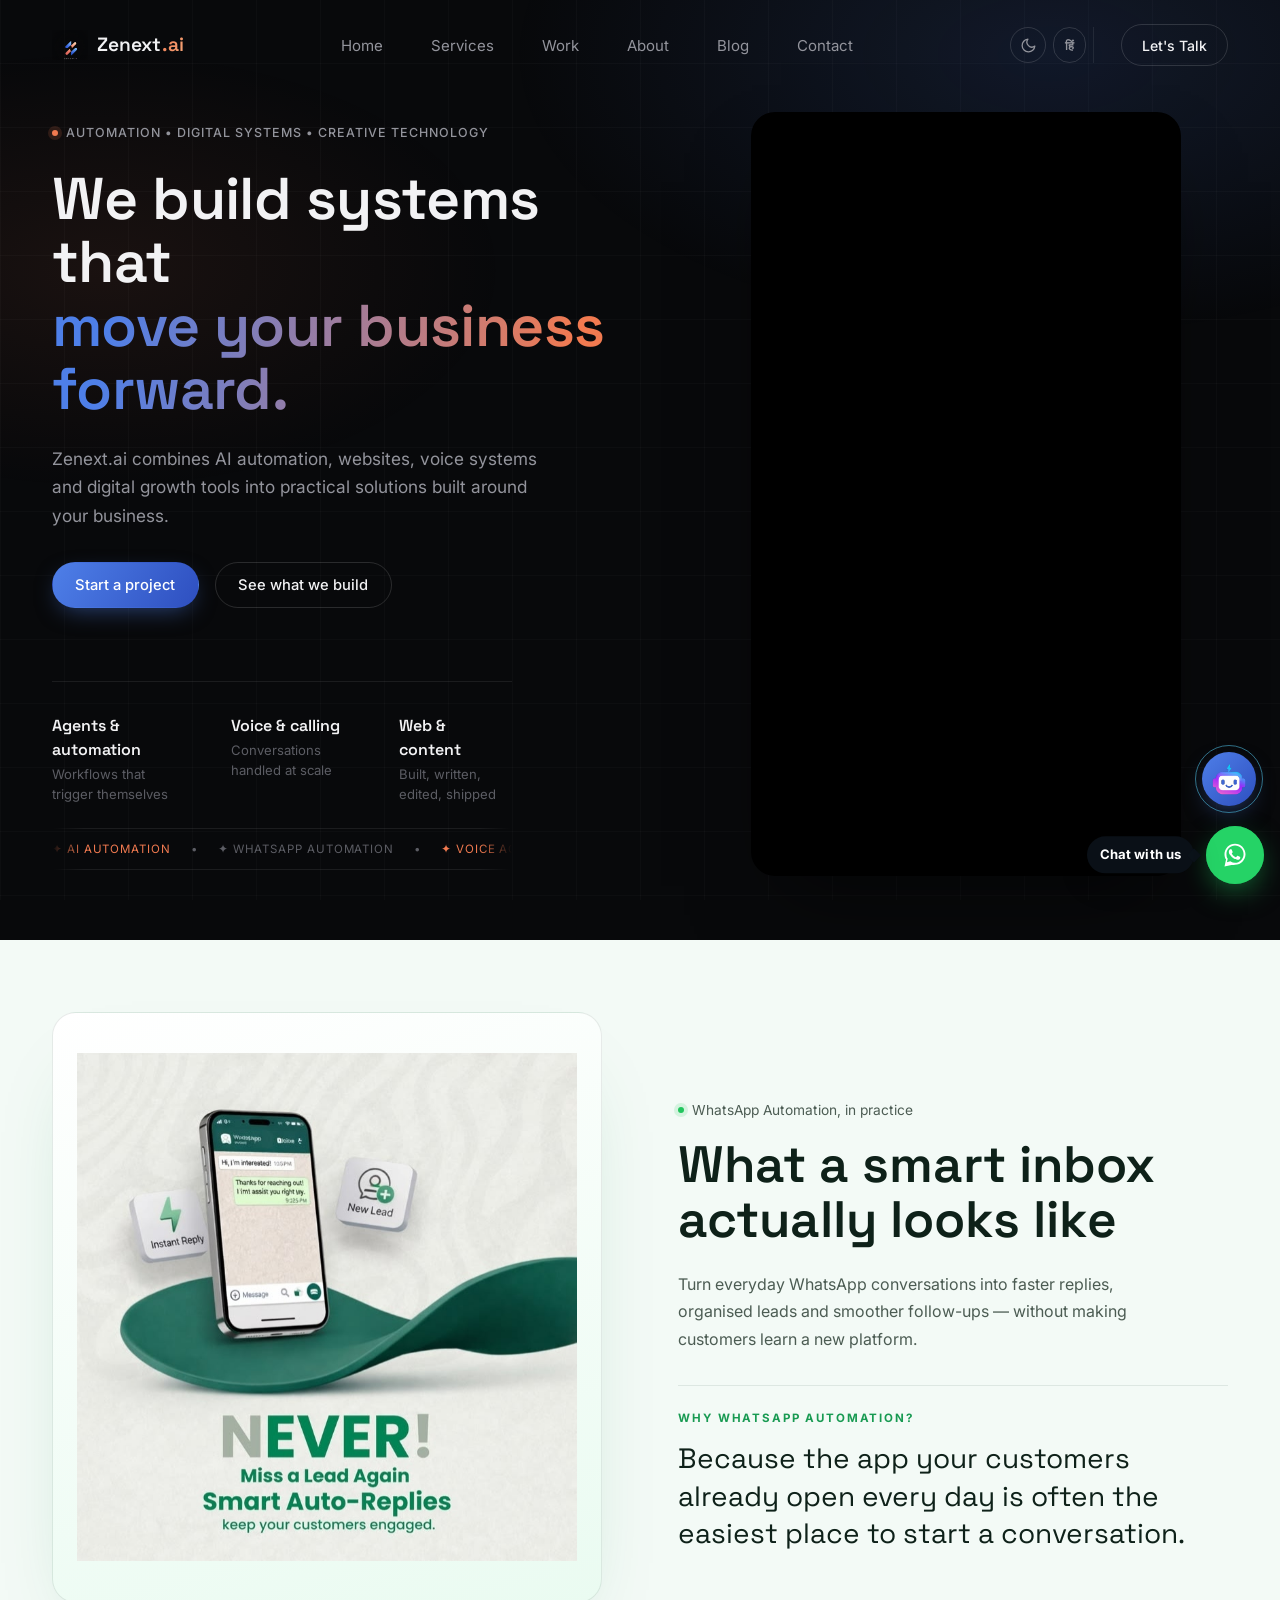
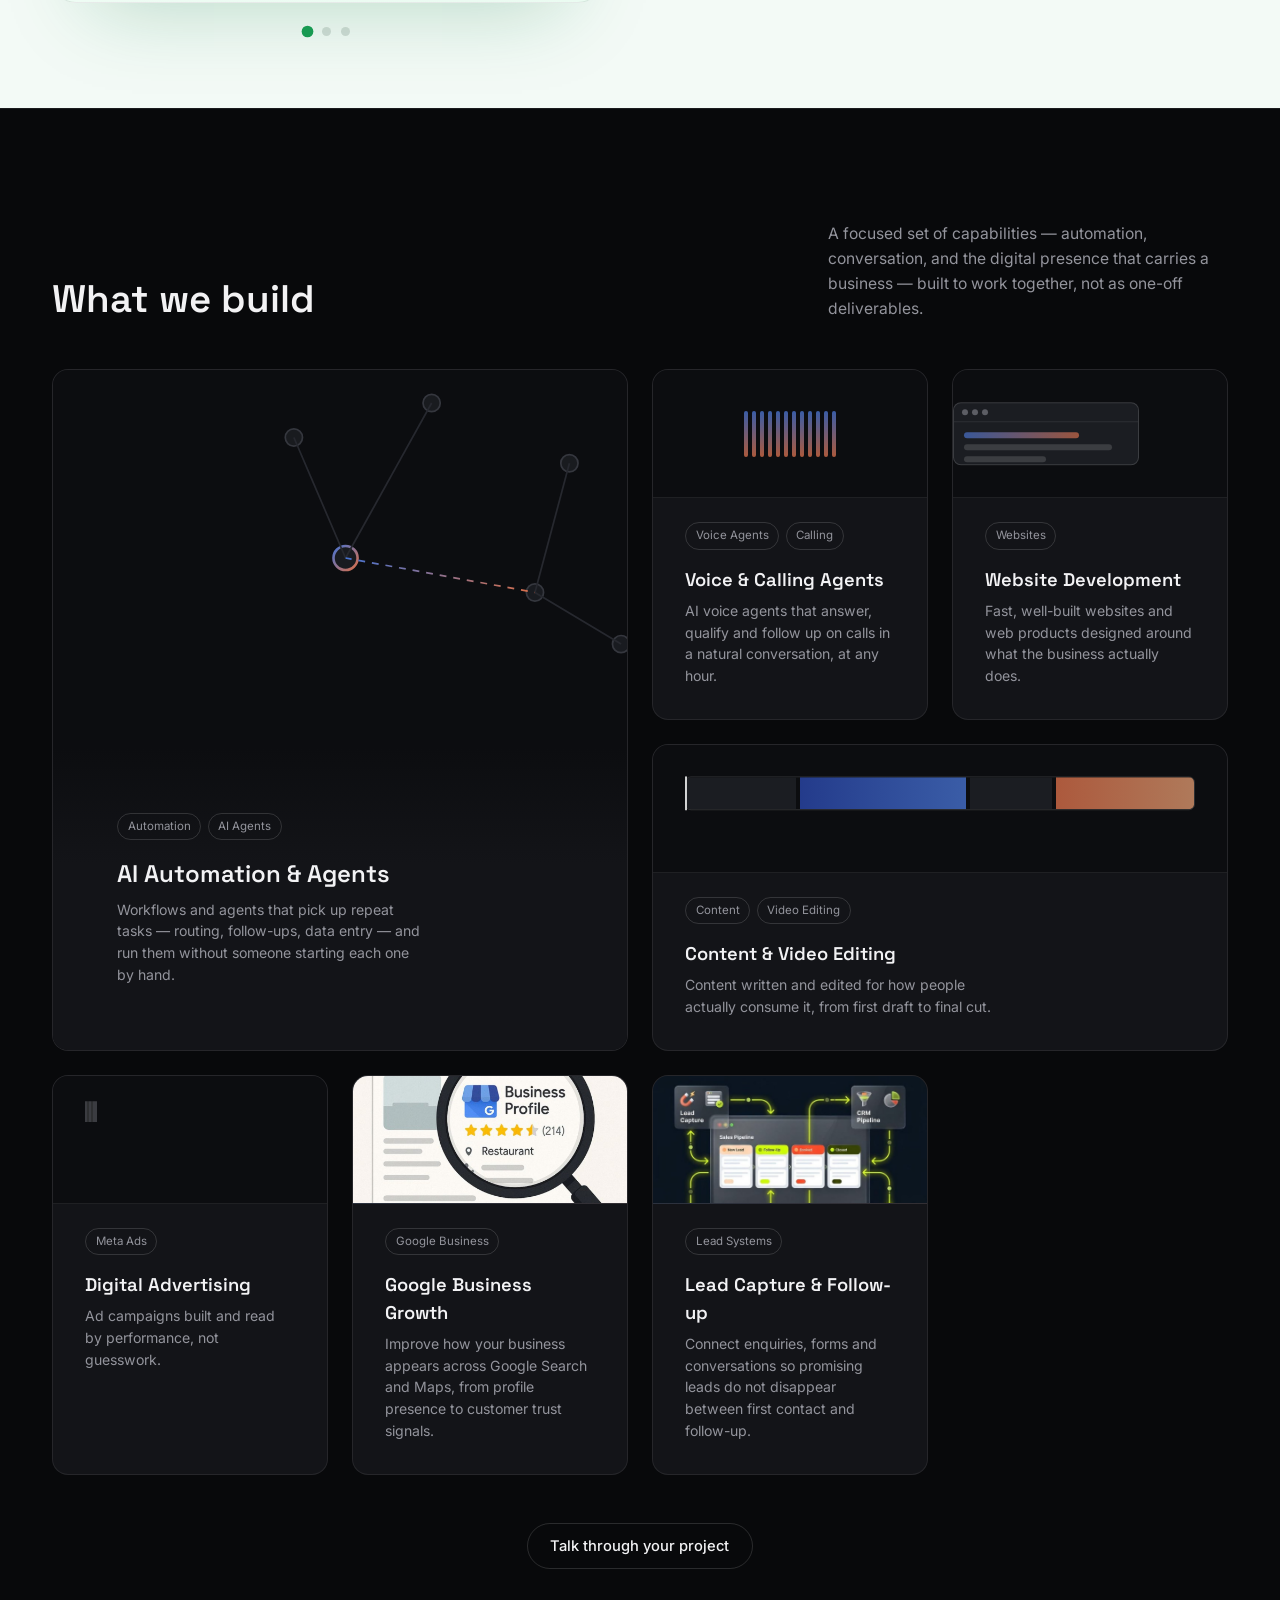
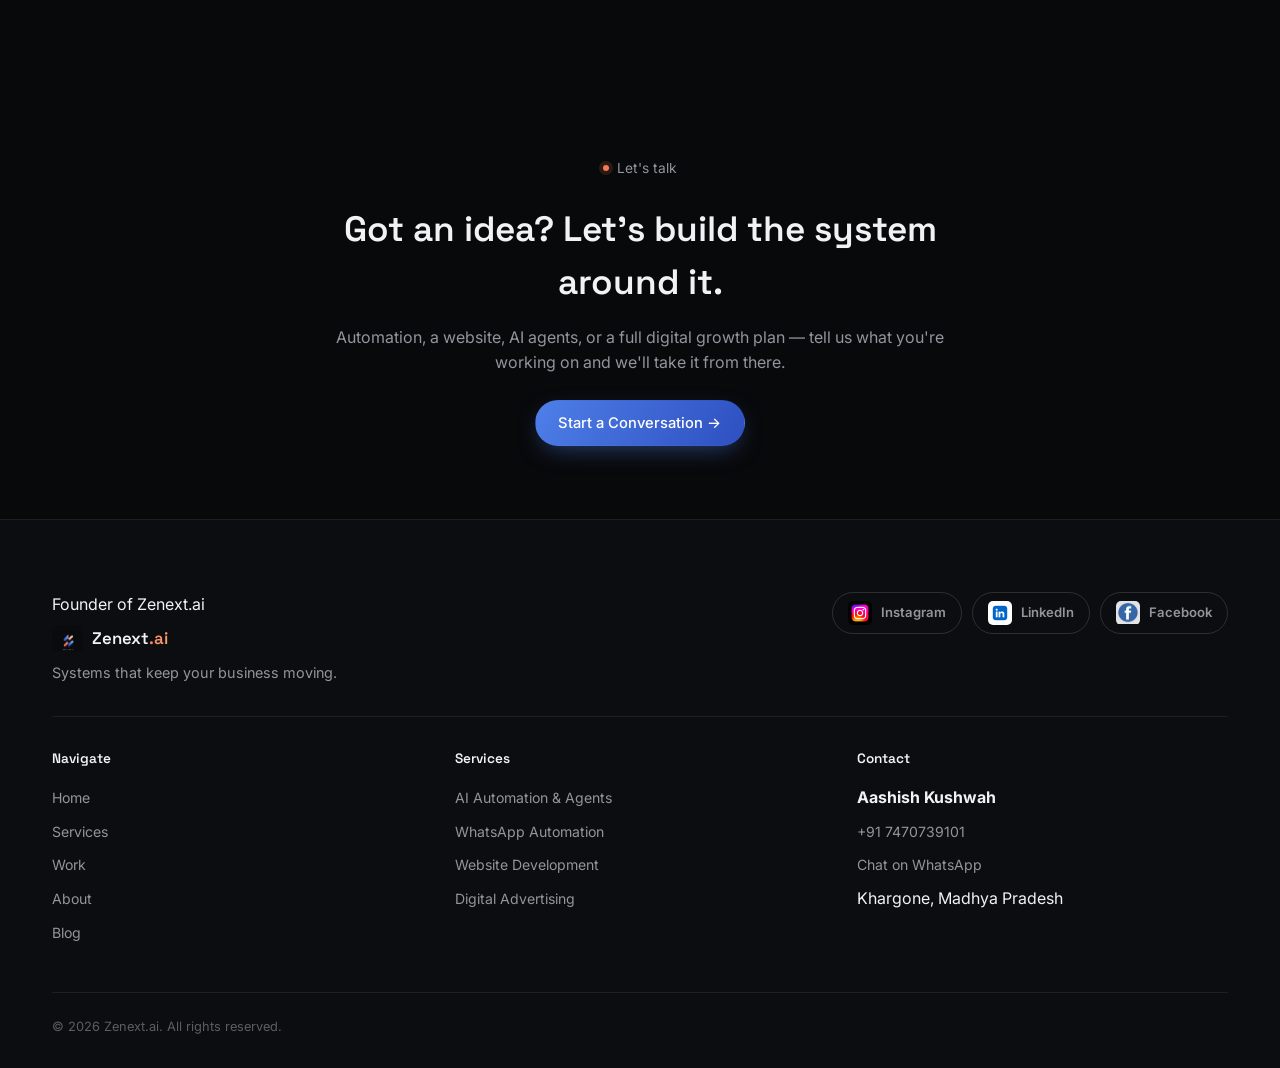
<file: zenext-ai-desktop-only-fix/zenext-ai/index.html>
<!DOCTYPE html>
<html lang="en" data-page-theme="dark">
<head>
<!-- Zenext.ai Entity & Structured Data -->
<script type="application/ld+json">
{
  "@context": "https://schema.org",
  "@graph": [
    {
      "@type": "Organization",
      "@id": "https://zenext.ai/#organization",
      "name": "Zenext.ai",
      "url": "https://zenext.ai/",
      "description": "Zenext.ai builds AI automation solutions for businesses, including AI calling agents, WhatsApp automation, AI chatbots, website development, content creation and digital solutions.",
      "founder": {
        "@id": "https://zenext.ai/#aashish-kushwah"
      },
      "sameAs": [
        "https://www.instagram.com/zennext.ai/",
        "https://github.com/aashishkushwah05"
      ]
    },
    {
      "@type": "Person",
      "@id": "https://zenext.ai/#aashish-kushwah",
      "url": "https://zenext.ai/aashish-kushwah.html",
      "mainEntityOfPage": "https://zenext.ai/aashish-kushwah.html",
      "name": "Aashish Kushwah",
      "description": "Aashish Kushwah is the founder of Zenext.ai and a B.Tech Computer Science and Engineering student at Jawaharlal Institute of Technology, Borawan. Based in Khargone, Madhya Pradesh, India, his technical interests include Python, backend development, software development and API integrations. His business-focused work areas include AI automation, chatbot and voice-agent workflows, website development and digital solutions.",
      "knowsAbout": ["Business process analysis", "AI automation", "Custom AI agents for businesses", "AI voice and calling agents", "WhatsApp chatbot automation", "WhatsApp business messaging and advertising", "Meta Ads", "Google Ads", "Website development", "Content creation", "Video editing", "Search engine optimization (SEO)", "Answer Engine Optimization (AEO)", "Generative Engine Optimization (GEO)", "Software development", "Backend development", "API integrations", "Python", "Computer Science and Engineering"],
      "jobTitle": "Founder of Zenext.ai | AI Automation & Digital Solutions",
      "founderOf": {"@id": "https://zenext.ai/#organization"},
      "email": [
        "mailto:aashishai530@gmail.com",
        "mailto:aashishkush09@gmail.com"
      ],
      "address": {
        "@type": "PostalAddress",
        "addressLocality": "Khargone",
        "addressRegion": "Madhya Pradesh",
        "addressCountry": "IN"
      },
      "worksFor": {
        "@id": "https://zenext.ai/#organization"
      },
      "sameAs": [
        "https://www.linkedin.com/in/aashish-kushwah-0821ba380/",
        "https://github.com/aashishkushwah05",
        "https://www.instagram.com/aashishstudio_/"
      ]
    },
    {
      "@type": "WebSite",
      "@id": "https://zenext.ai/#website",
      "url": "https://zenext.ai/",
      "name": "Zenext.ai",
      "publisher": {
        "@id": "https://zenext.ai/#organization"
      }
    }
  ]
}
</script>
<meta name="google-site-verification" content="TMysVoTxei6BouFsESIgzvMixhP9RosK3aLQv0t7DiA"/>

<meta charset="utf-8"/>
    <meta name="viewport" content="width=device-width, initial-scale=1.0"/>

    <!-- Google Search Console Verification -->
    

    <!-- Primary SEO -->
    <title>Zenext.ai — AI Automation &amp; Digital Solutions for Businesses</title>

    <meta
        name="description"
        content="Zenext.ai builds AI automation solutions for businesses, including AI calling agents, WhatsApp automation, AI chatbots, website development, content creation and digital solutions."
    />

    <link rel="canonical" href="https://zenext.ai/"/>

    <!-- Open Graph -->
    <meta property="og:type" content="website"/>
    <meta property="og:title" content="Zenext.ai — AI Automation &amp; Digital Solutions"/>
    <meta
        property="og:description"
        content="AI automation, calling agents, WhatsApp automation, AI chatbots, websites and digital solutions for businesses."
    />
    <meta property="og:url" content="https://zenext.ai/"/>
    <meta property="og:site_name" content="Zenext.ai"/>

    <!-- Twitter / X -->
    <meta name="twitter:card" content="summary_large_image"/>
    <meta name="twitter:title" content="Zenext.ai — AI Automation &amp; Digital Solutions"/>
    <meta
        name="twitter:description"
        content="AI automation, calling agents, WhatsApp automation, AI chatbots, websites and digital solutions for businesses."
    />

    <link href="assets/logo-icon.png" rel="icon"/>
    <link href="css/styles.css" rel="stylesheet"/>
<link href="css/chatbot.css" rel="stylesheet"/>
<script>
  // Set the saved theme before first paint, so there's no flash of
  // the wrong theme. Toggle wiring itself lives in js/theme.js.
  (function () {
    try {
      var t = localStorage.getItem('zenext-theme');
      var resolved = t === 'system' ? (window.matchMedia && window.matchMedia('(prefers-color-scheme: light)').matches ? 'light' : 'dark') : (t === 'light' ? 'light' : 'dark'); document.documentElement.setAttribute('data-theme', resolved);
    } catch (e) {
      document.documentElement.setAttribute('data-theme', 'dark');
    }
  })();
</script>
</head>
<body class="is-loading">
<!-- ============================================
     Loading Screen (brand reveal)
     ============================================ -->
<div aria-label="Zenext.ai is loading" class="loader" id="loader" role="status">
<div class="loader__mark">
<img alt="" class="loader__logo" src="assets/logo-icon.png"/>
</div>
<p class="loader__word">Zenext<span>.ai</span></p>
<div class="loader__bar"><span class="loader__fill" id="loaderFill"></span></div>
</div>
<!-- ============================================
     Navigation
     ============================================ -->
<header class="nav" id="nav">
<div class="container nav__inner">
<a class="nav__brand" href="#top">
<img alt="Zenext.ai" src="assets/logo-icon.png"/>
<span class="nav__brand-text">Zenext<span>.ai</span></span>
</a>
<nav>
<ul class="nav__links" id="navLinks">
<li><a data-i18n="nav.home" href="#top">Home</a></li>
<li><a data-i18n="nav.services" href="services.html">Services</a></li>
<li><a data-i18n="nav.work" href="projects.html">Work</a></li>
<li><a data-i18n="nav.about" href="about.html">About</a></li>
<li><a data-i18n="nav.blog" href="blog.html">Blog</a></li>
<li><a data-i18n="nav.contact" href="contact.html">Contact</a></li>
</ul>
</nav>
<div class="nav__actions">
<div class="nav__utility">
<button aria-label="Choose theme" aria-expanded="false" aria-pressed="false" class="icon-btn" data-theme-toggle="">
<svg class="icon-moon" fill="none" stroke="currentColor" stroke-linecap="round" stroke-linejoin="round" stroke-width="1.8" viewbox="0 0 24 24"><path d="M21 12.79A9 9 0 1 1 11.21 3 7 7 0 0 0 21 12.79z"></path></svg>
<svg class="icon-sun" fill="none" stroke="currentColor" stroke-linecap="round" stroke-linejoin="round" stroke-width="1.8" viewbox="0 0 24 24"><circle cx="12" cy="12" r="4.5"></circle><line x1="12" x2="12" y1="1.5" y2="4"></line><line x1="12" x2="12" y1="20" y2="22.5"></line><line x1="1.5" x2="4" y1="12" y2="12"></line><line x1="20" x2="22.5" y1="12" y2="12"></line><line x1="4.4" x2="6.1" y1="4.4" y2="6.1"></line><line x1="17.9" x2="19.6" y1="17.9" y2="19.6"></line><line x1="4.4" x2="6.1" y1="19.6" y2="17.9"></line><line x1="17.9" x2="19.6" y1="6.1" y2="4.4"></line></svg>
</button>
<button aria-label="हिंदी में बदलें" type="button" class="icon-btn lang-btn" data-lang-toggle="">हिं</button>
</div>
<a class="btn btn--ghost btn--nav" data-i18n="nav.cta" href="contact.html">Let's Talk</a>
<button aria-expanded="false" aria-label="Toggle menu" class="nav__toggle" id="navToggle">
<span></span><span></span><span></span>
</button>
</div>
</div>
</header>
<!-- ============================================
     Hero
     ============================================ -->
<section class="hero" id="top">
<div class="container hero__grid">
<div class="hero__copy">
<p class="hero__eyebrow"><span class="dot"></span> Automation • digital systems • creative technology</p>
<h1 class="hero__title">We build systems that <span class="grad hero__rotating" id="heroRotating">move your business forward.</span></h1>
<p class="hero__desc">Zenext.ai combines AI automation, websites, voice systems and digital growth tools into practical solutions built around your business.</p>
<div class="hero__actions">
<a class="btn btn--primary" data-i18n="hero.cta1" href="contact.html">Start a project</a>
<a class="btn btn--ghost" data-i18n="hero.cta2" href="#services">See what we build</a>
</div>
<div class="hero__meta">
<div class="hero__meta-item">
<strong data-i18n="hero.meta1.title">Agents &amp; automation</strong>
<span data-i18n="hero.meta1.sub">Workflows that trigger themselves</span>
</div>
<div class="hero__meta-item">
<strong data-i18n="hero.meta2.title">Voice &amp; calling</strong>
<span data-i18n="hero.meta2.sub">Conversations handled at scale</span>
</div>
<div class="hero__meta-item">
<strong data-i18n="hero.meta3.title">Web &amp; content</strong>
<span data-i18n="hero.meta3.sub">Built, written, edited, shipped</span>
</div>
</div>
<div aria-label="Zenext.ai services" class="hero__ticker">
<div class="hero__ticker-track">
<span>✦ AI Automation</span><span>•</span><span>✦ WhatsApp Automation</span><span>•</span><span>✦ Voice Agents</span><span>•</span><span>✦ Website Development</span><span>•</span><span>✦ Digital Growth</span><span>•</span>
<span aria-hidden="true">✦ AI Automation</span><span aria-hidden="true">•</span><span aria-hidden="true">✦ WhatsApp Automation</span><span aria-hidden="true">•</span><span aria-hidden="true">✦ Voice Agents</span><span aria-hidden="true">•</span><span aria-hidden="true">✦ Website Development</span><span aria-hidden="true">•</span><span aria-hidden="true">✦ Digital Growth</span><span aria-hidden="true">•</span>
</div>
</div>
</div>
<div class="hero__visual" id="heroVisual">
<div class="hero-frame hero-frame--video">
<video aria-label="Zenext.ai introduction video" autoplay="" class="hero-frame__video" id="homeHeroVideo" loop="" muted="" playsinline="" preload="auto">
<source src="assets/videos/home-hero.mp4" type="video/mp4"/>
</video>
</div>
</div>
</div>
</section>
<!-- ============================================
     WhatsApp Automation showcase — auto slider
     (Home page only — new section)
     ============================================ -->
<section class="wa-slider" id="wa-slider">
<div class="container wa-slider__layout">
<div class="wa-slider__visual-column">
<div aria-label="WhatsApp automation examples" aria-roledescription="carousel" class="wa-slider__stage" id="waSliderStage" role="region">
<div class="wa-slider__track" id="waSliderTrack">
<figure class="wa-slider__slide"><img alt="WhatsApp auto-reply example" loading="eager" src="assets/wa-slide-1-never-miss-lead.jpg"/></figure>
<figure class="wa-slider__slide"><img alt="WhatsApp automation workflow" loading="lazy" src="assets/wa-slide-2-automation-flow.jpg"/></figure>
<figure class="wa-slider__slide"><img alt="WhatsApp conversions automation" loading="lazy" src="assets/wa-slide-3-conversions.jpg"/></figure>
<figure class="wa-slider__slide"><img alt="WhatsApp automation bot example" loading="lazy" src="assets/wa-slide-4-real-estate-bot.jpg"/></figure>
</div>
</div>
<div aria-label="WhatsApp showcase navigation" class="wa-slider__dots" id="waSliderDots">
<button aria-label="Show example 1" class="wa-slider__dot is-active" type="button"></button>
<button aria-label="Show example 2" class="wa-slider__dot" type="button"></button>
<button aria-label="Show example 3" class="wa-slider__dot" type="button"></button>
</div>
</div>
<div class="wa-slider__copy">
<p class="wa-slider__eyebrow"><span class="dot"></span> WhatsApp Automation, in practice</p>
<h2>What a smart inbox actually looks like</h2>
<p class="wa-slider__intro">Turn everyday WhatsApp conversations into faster replies, organised leads and smoother follow-ups — without making customers learn a new platform.</p>
<div class="wa-slider__why">
<span class="wa-slider__why-label">WHY WHATSAPP AUTOMATION?</span>
<p class="wa-slider__tagline">Because the app your customers already open every day is often the easiest place to start a conversation.</p>
</div>
</div>
</div>
</section>
<!-- ============================================
     Services / Work preview
     ============================================ -->
<section class="services" id="services">
<div class="container">
<div class="section-head">
<h2 data-i18n="services.heading">What we build</h2>
<p data-i18n="services.sub">A focused set of capabilities — automation, conversation, and the digital presence that carries a business — built to work together, not as one-off deliverables.</p>
</div>
<div class="bento">
<!-- Flagship: AI Automation & Agents -->
<article class="card card--flagship">
<div class="card__visual" data-video-fallback="">
<video autoplay="" class="card__video" data-video-src="" loop="" muted="" playsinline="">
<source src="assets/videos/ai-automation.mp4" type="video/mp4"/>
</video>
<div class="viz viz-flow">
<svg fill="none" height="100%" viewbox="0 0 260 200" width="100%" xmlns="http://www.w3.org/2000/svg">
<defs>
<lineargradient id="cardFlow" x1="0" x2="1" y1="0" y2="1">
<stop offset="0%" stop-color="#4e7fe8"></stop>
<stop offset="100%" stop-color="#f17a50"></stop>
</lineargradient>
</defs>
<circle cx="40" cy="40" fill="#1b1d22" r="5" stroke="#3a3c44"></circle>
<circle cx="120" cy="20" fill="#1b1d22" r="5" stroke="#3a3c44"></circle>
<circle cx="200" cy="55" fill="#1b1d22" r="5" stroke="#3a3c44"></circle>
<circle cx="70" cy="110" fill="#1b1d22" r="7" stroke="url(#cardFlow)" stroke-width="1.5"></circle>
<circle cx="180" cy="130" fill="#1b1d22" r="5" stroke="#3a3c44"></circle>
<circle cx="230" cy="160" fill="#1b1d22" r="5" stroke="#3a3c44"></circle>
<path d="M40,40 L70,110" stroke="#2a2c33"></path>
<path d="M120,20 L70,110" stroke="#2a2c33"></path>
<path d="M70,110 L180,130" stroke="url(#cardFlow)" stroke-dasharray="4 4">
<animate attributename="stroke-dashoffset" dur="1.8s" from="0" repeatcount="indefinite" to="-16"></animate>
</path>
<path d="M180,130 L200,55" stroke="#2a2c33"></path>
<path d="M180,130 L230,160" stroke="#2a2c33"></path>
</svg>
</div>
</div>
<div class="card__body">
<div class="card__tags"><span>Automation</span><span>AI Agents</span></div>
<h3 class="card__name" data-i18n="card1.name">AI Automation &amp; Agents</h3>
<p class="card__desc" data-i18n="card1.desc">Workflows and agents that pick up repeat tasks — routing, follow-ups, data entry — and run them without someone starting each one by hand.</p>
</div>
</article>
<!-- Voice & Calling -->
<article class="card">
<div class="card__visual">
<div class="viz viz-wave">
<span style="animation-delay:0s"></span>
<span style="animation-delay:0.1s"></span>
<span style="animation-delay:0.2s"></span>
<span style="animation-delay:0.3s"></span>
<span style="animation-delay:0.15s"></span>
<span style="animation-delay:0.25s"></span>
<span style="animation-delay:0.05s"></span>
<span style="animation-delay:0.35s"></span>
<span style="animation-delay:0.4s"></span>
<span style="animation-delay:0.12s"></span>
<span style="animation-delay:0.22s"></span>
<span style="animation-delay:0.32s"></span>
</div>
</div>
<div class="card__body">
<div class="card__tags"><span>Voice Agents</span><span>Calling</span></div>
<h3 class="card__name" data-i18n="card2.name">Voice &amp; Calling Agents</h3>
<p class="card__desc" data-i18n="card2.desc">AI voice agents that answer, qualify and follow up on calls in a natural conversation, at any hour.</p>
</div>
</article>
<!-- Website Development -->
<article class="card">
<div class="card__visual" data-video-fallback="">
<video autoplay="" class="card__video" data-video-src="" loop="" muted="" playsinline="">
<source src="assets/videos/website-development.mp4" type="video/mp4"/>
</video>
<div class="viz viz-browser">
<div class="viz-browser__bar"><span></span><span></span><span></span></div>
<div class="viz-browser__body"><i></i><i></i><i></i></div>
</div>
</div>
<div class="card__body">
<div class="card__tags"><span>Websites</span></div>
<h3 class="card__name" data-i18n="card3.name">Website Development</h3>
<p class="card__desc" data-i18n="card3.desc">Fast, well-built websites and web products designed around what the business actually does.</p>
</div>
</article>
<!-- Content & Video -->
<article class="card card--wide">
<div class="card__visual" data-video-fallback="">
<video autoplay="" class="card__video" data-video-src="" loop="" muted="" playsinline="">
<source src="assets/videos/content-video-editing.mp4" type="video/mp4"/>
</video>
<div class="viz viz-timeline">
<div class="viz-timeline__track">
<div></div><div></div><div></div><div></div>
</div>
<div class="viz-timeline__playhead"></div>
</div>
</div>
<div class="card__body">
<div class="card__tags"><span>Content</span><span>Video Editing</span></div>
<h3 class="card__name" data-i18n="card4.name">Content &amp; Video Editing</h3>
<p class="card__desc" data-i18n="card4.desc">Content written and edited for how people actually consume it, from first draft to final cut.</p>
</div>
</article>
<!-- Digital Advertising & Meta Ads -->
<article class="card">
<div class="card__visual" data-video-fallback="">
<video autoplay="" class="card__video" data-video-src="" loop="" muted="" playsinline="">
<source src="assets/videos/digital-advertising.mp4" type="video/mp4"/>
</video>
<div class="viz viz-bars">
<i></i><i></i><i></i><i></i><i></i><i></i>
</div>
</div>
<div class="card__body">
<div class="card__tags"><span>Meta Ads</span></div>
<h3 class="card__name" data-i18n="card5.name">Digital Advertising</h3>
<p class="card__desc" data-i18n="card5.desc">Ad campaigns built and read by performance, not guesswork.</p>
</div>
</article>
<!-- Google Business Growth -->
<article class="card card--future">
<div class="card__visual card__visual--google card__visual--image">
<img alt="Google Business Profile growth" loading="lazy" src="assets/home/google-business.jpg"/>
</div>
<div class="card__body">
<div class="card__tags"><span>Google Business</span></div>
<h3 class="card__name">Google Business Growth</h3>
<p class="card__desc">Improve how your business appears across Google Search and Maps, from profile presence to customer trust signals.</p>
</div>
</article>
<!-- Lead Capture & Follow-up -->
<article class="card card--future">
<div class="card__visual card__visual--leads card__visual--image">
<img alt="Automated lead management workflow" loading="lazy" src="assets/home/lead-automation.jpg"/>
</div>
<div class="card__body">
<div class="card__tags"><span>Lead Systems</span></div>
<h3 class="card__name">Lead Capture &amp; Follow-up</h3>
<p class="card__desc">Connect enquiries, forms and conversations so promising leads do not disappear between first contact and follow-up.</p>
</div>
</article>
</div>
<div class="services__cta">
<a class="btn btn--ghost" data-i18n="services.cta" href="contact.html">Talk through your project</a>
</div>
</div>
</section>
<!-- ============================================
     Contact CTA (full Contact experience lives on its own page)
     ============================================ -->
<section class="home-cta">
<div class="container home-cta__inner">
<p class="home-cta__eyebrow"><span class="dot"></span> Let's talk</p>
<h2>Got an idea? Let's build the system around it.</h2>
<p>Automation, a website, AI agents, or a full digital growth plan — tell us what you're working on and we'll take it from there.</p>
<a class="btn btn--primary" href="contact.html">Start a Conversation →</a>
</div>
</section>
<!-- ============================================
     Footer
     ============================================ -->
<footer class="footer">
<div class="container">
<div class="footer__top">
<div class="footer__brand-block">
<p><a href="aashish-kushwah.html">Founder of Zenext.ai</a></p>
<div class="footer__brand">
<img alt="Zenext.ai" src="assets/logo-icon.png">
<span>Zenext<em>.ai</em></span>
</img></div>
<p class="footer__tagline" data-i18n="footer.tagline">Systems that keep your business moving.</p>
</div>
<div class="footer__social">
<a aria-label="Zenext.ai on Instagram" href="https://www.instagram.com/zennext.ai?igsi=MWIyZ3A3NWZlOWh0cg==" rel="noopener noreferrer" target="_blank"><img alt="Instagram logo" class="footer__social-logo" src="assets/social/instagram.jpg"/>

<span>Instagram</span>
</a>
<a aria-label="Zenext.ai on LinkedIn" href="https://www.linkedin.com/in/aashish-kushwah-0821ba380?utm_source=share_via&amp;utm_content=profile&amp;utm_medium=member_android" rel="noopener noreferrer" target="_blank"><img alt="LinkedIn logo" class="footer__social-logo" src="assets/social/linkedin.jpg"/>

<span>LinkedIn</span>
</a>
<a aria-label="Zenext.ai on Facebook" href="https://www.facebook.com/share/1cNXXtgRaE/" rel="noopener noreferrer" target="_blank"><img alt="Facebook logo" class="footer__social-logo" src="assets/social/facebook.jpg"/>

<span>Facebook</span>
</a>
</div>
</div>
<div class="footer__grid">
<div>
<p class="footer__heading" data-i18n="footer.navHeading">Navigate</p>
<ul class="footer__links">
<li><a data-i18n="nav.home" href="index.html#top">Home</a></li>
<li><a data-i18n="nav.services" href="services.html">Services</a></li>
<li><a data-i18n="nav.work" href="projects.html">Work</a></li>
<li><a data-i18n="nav.about" href="about.html">About</a></li>
<li><a data-i18n="nav.blog" href="blog.html">Blog</a></li>
</ul>
</div>
<div>
<p class="footer__heading" data-i18n="footer.servicesHeading">Services</p>
<ul class="footer__links">
<li><a data-i18n="card1.name" href="services.html#explorer">AI Automation &amp; Agents</a></li>
<li><a data-i18n="tab.whatsapp.name" href="services.html#wa-feature">WhatsApp Automation</a></li>
<li><a data-i18n="card3.name" href="services.html#explorer">Website Development</a></li>
<li><a data-i18n="card5.name" href="services.html#explorer">Digital Advertising</a></li>
</ul>
</div>
<div>
<p class="footer__heading" data-i18n="footer.contactHeading">Contact</p>
<ul class="footer__links">
<li><strong>Aashish Kushwah</strong></li>
<li><a href="tel:+917470739101">+91 7470739101</a></li>
<li><a href="https://wa.me/917470739101?text=Hi%20Zenext.ai%2C%20I%27d%20like%20to%20talk%20about%20a%20project." rel="noopener noreferrer" target="_blank">Chat on WhatsApp</a></li>
<li>Khargone, Madhya Pradesh</li>
</ul>
</div>
</div>
<div class="footer__bottom">
<span>© <span id="footerYear">2026</span> Zenext.ai. <span data-i18n="footer.rights">All rights reserved.</span></span>
</div>
</div>
</footer>
<!-- ============================================
     Floating WhatsApp Button
     ============================================ -->
<a aria-label="Chat with Zenext.ai on WhatsApp" class="whatsapp-btn" href="https://wa.me/917470739101?text=Hi%20Zenext.ai%2C%20I%27d%20like%20to%20talk%20about%20a%20project." rel="noopener noreferrer" target="_blank"><span class="whatsapp-btn__tip">Chat with us</span>
<span class="whatsapp-btn__ring"></span>
<svg fill="none" viewbox="0 0 32 32" xmlns="http://www.w3.org/2000/svg">
<path d="M16.02 3C9.4 3 4 8.37 4 15c0 2.29.64 4.43 1.75 6.26L4 29l7.94-1.7A11.9 11.9 0 0016.02 27C22.65 27 28 21.63 28 15S22.65 3 16.02 3z" fill="#fff"></path>
<path d="M16.02 5.2c5.4 0 9.8 4.38 9.8 9.8 0 5.42-4.4 9.8-9.8 9.8-1.83 0-3.53-.5-5-1.37l-.36-.21-3.9.99.97-3.8-.24-.39A9.72 9.72 0 016.22 15c0-5.42 4.4-9.8 9.8-9.8z" fill="#25D366"></path>
<path d="M12.3 9.9c-.24-.53-.5-.54-.73-.55h-.62c-.22 0-.57.08-.87.4-.3.3-1.13 1.1-1.13 2.7 0 1.58 1.16 3.11 1.32 3.33.16.21 2.24 3.55 5.5 4.83 2.72 1.07 3.28.86 3.87.8.59-.05 1.9-.77 2.17-1.52.27-.75.27-1.39.19-1.52-.08-.14-.3-.22-.63-.38-.32-.16-1.9-.94-2.2-1.05-.29-.1-.5-.16-.72.17-.21.32-.83 1.04-1.02 1.26-.19.21-.37.24-.7.08-.32-.16-1.35-.5-2.57-1.6-.95-.85-1.6-1.9-1.78-2.22-.19-.32-.02-.5.14-.65.14-.14.32-.37.48-.56.16-.19.21-.32.32-.53.1-.22.05-.4-.03-.56-.08-.16-.7-1.76-.99-2.4z" fill="#fff"></path>
</svg>
</a>
<script src="js/main.js"></script>
<script src="js/wa-slider.js"></script>
<script src="js/loader.js"></script>
<script src="js/theme.js"></script>
<script src="js/i18n.js"></script>
<script src="js/chatbot-knowledge.js"></script>
<script src="js/chatbot.js"></script>
<script>
(() => {
  const el=document.getElementById('heroRotating');
  if(!el || window.matchMedia('(prefers-reduced-motion: reduce)').matches) return;
  const words=['move your business forward.','work while you focus.','turn ideas into systems.','make every lead count.'];
  let i=0; setInterval(()=>{el.classList.add('is-changing');setTimeout(()=>{i=(i+1)%words.length;el.textContent=words[i];el.classList.remove('is-changing')},220)},2800);
})();
</script>
<script src="js/whatsapp-tip.js"></script></body>
</html>
</file>
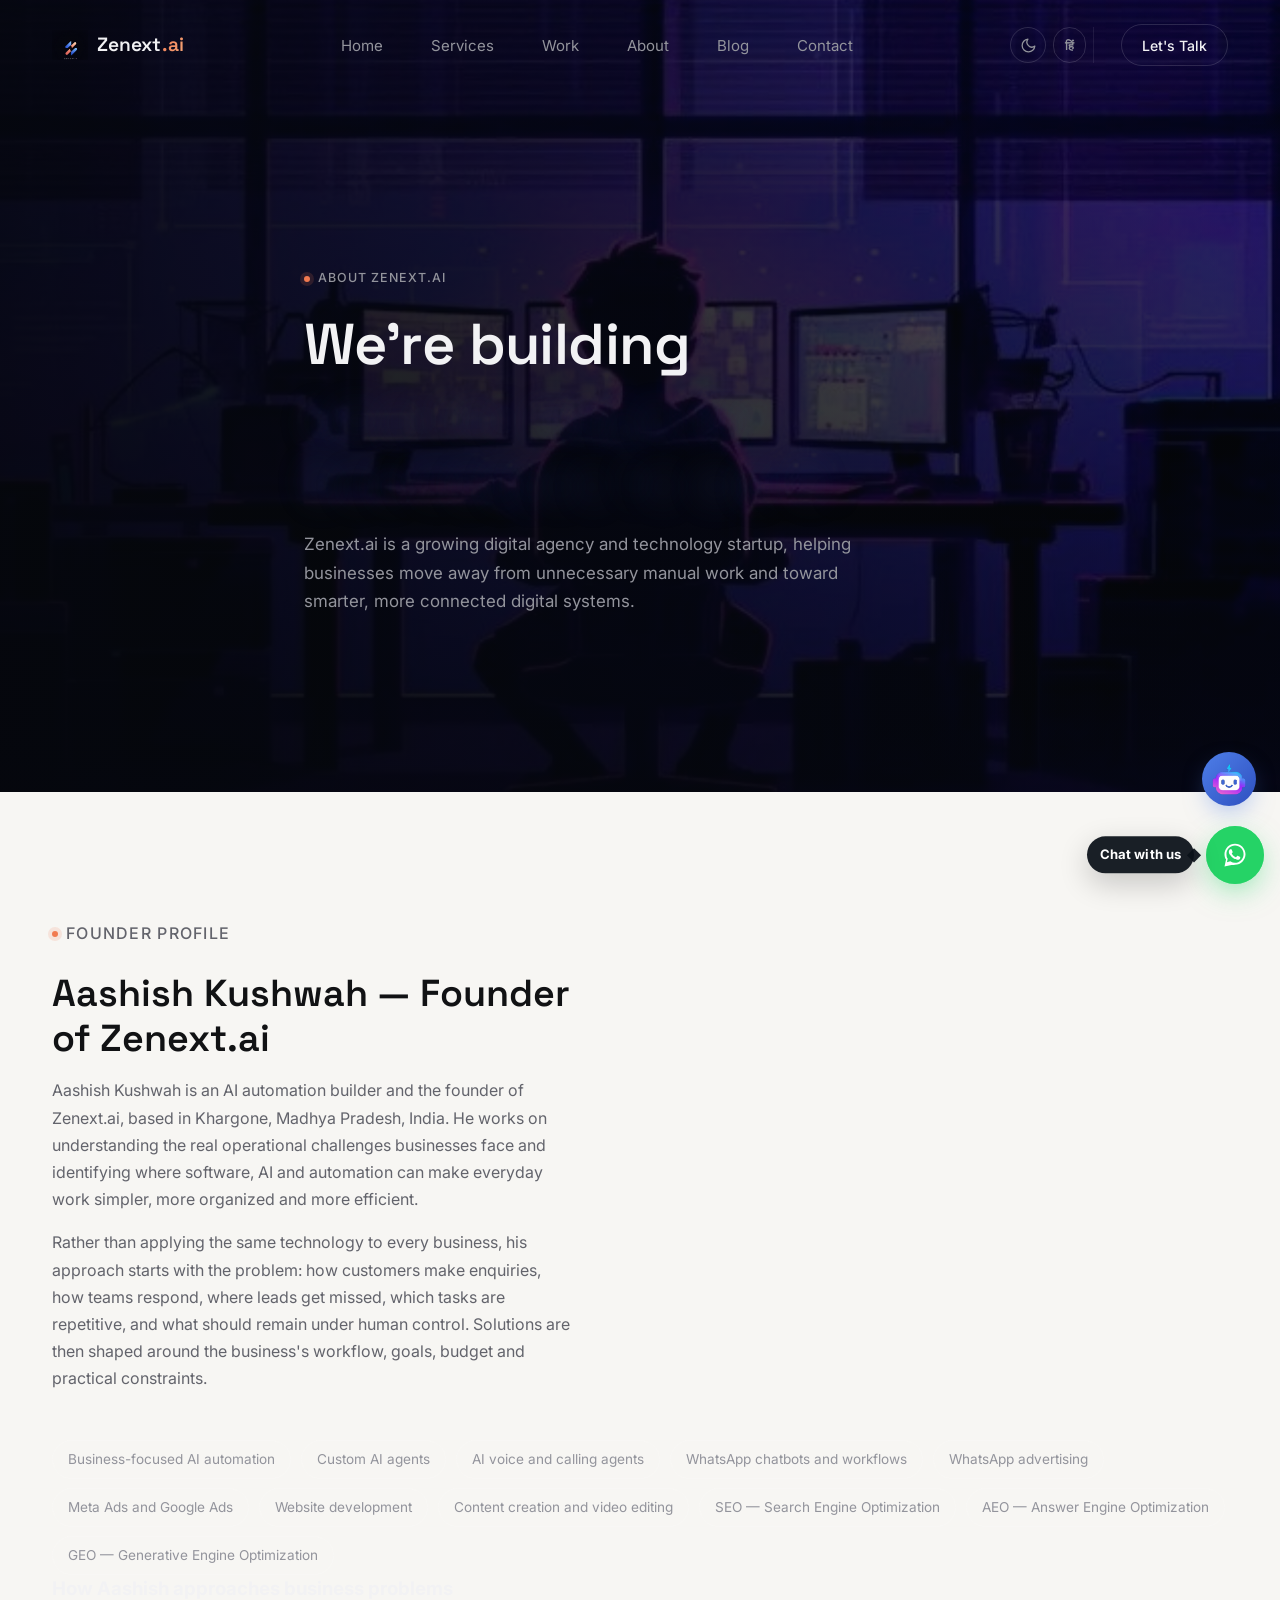
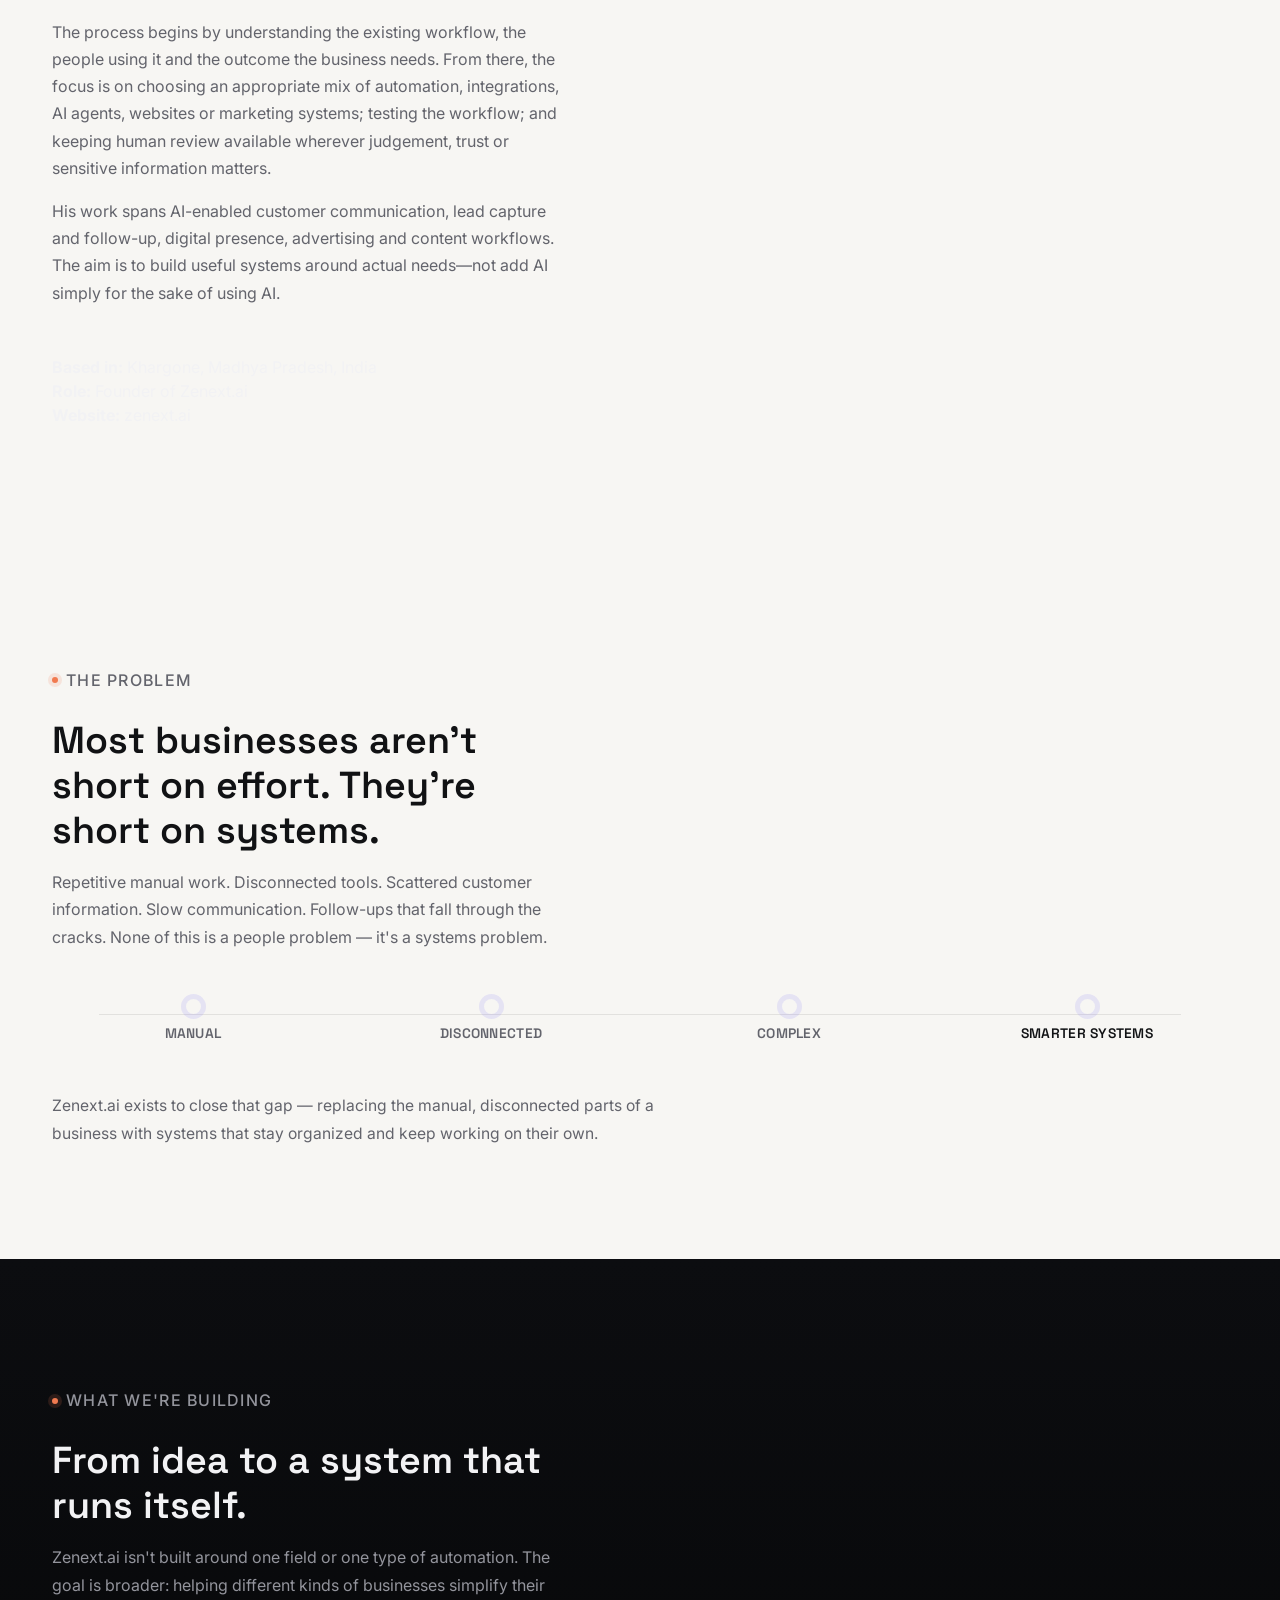
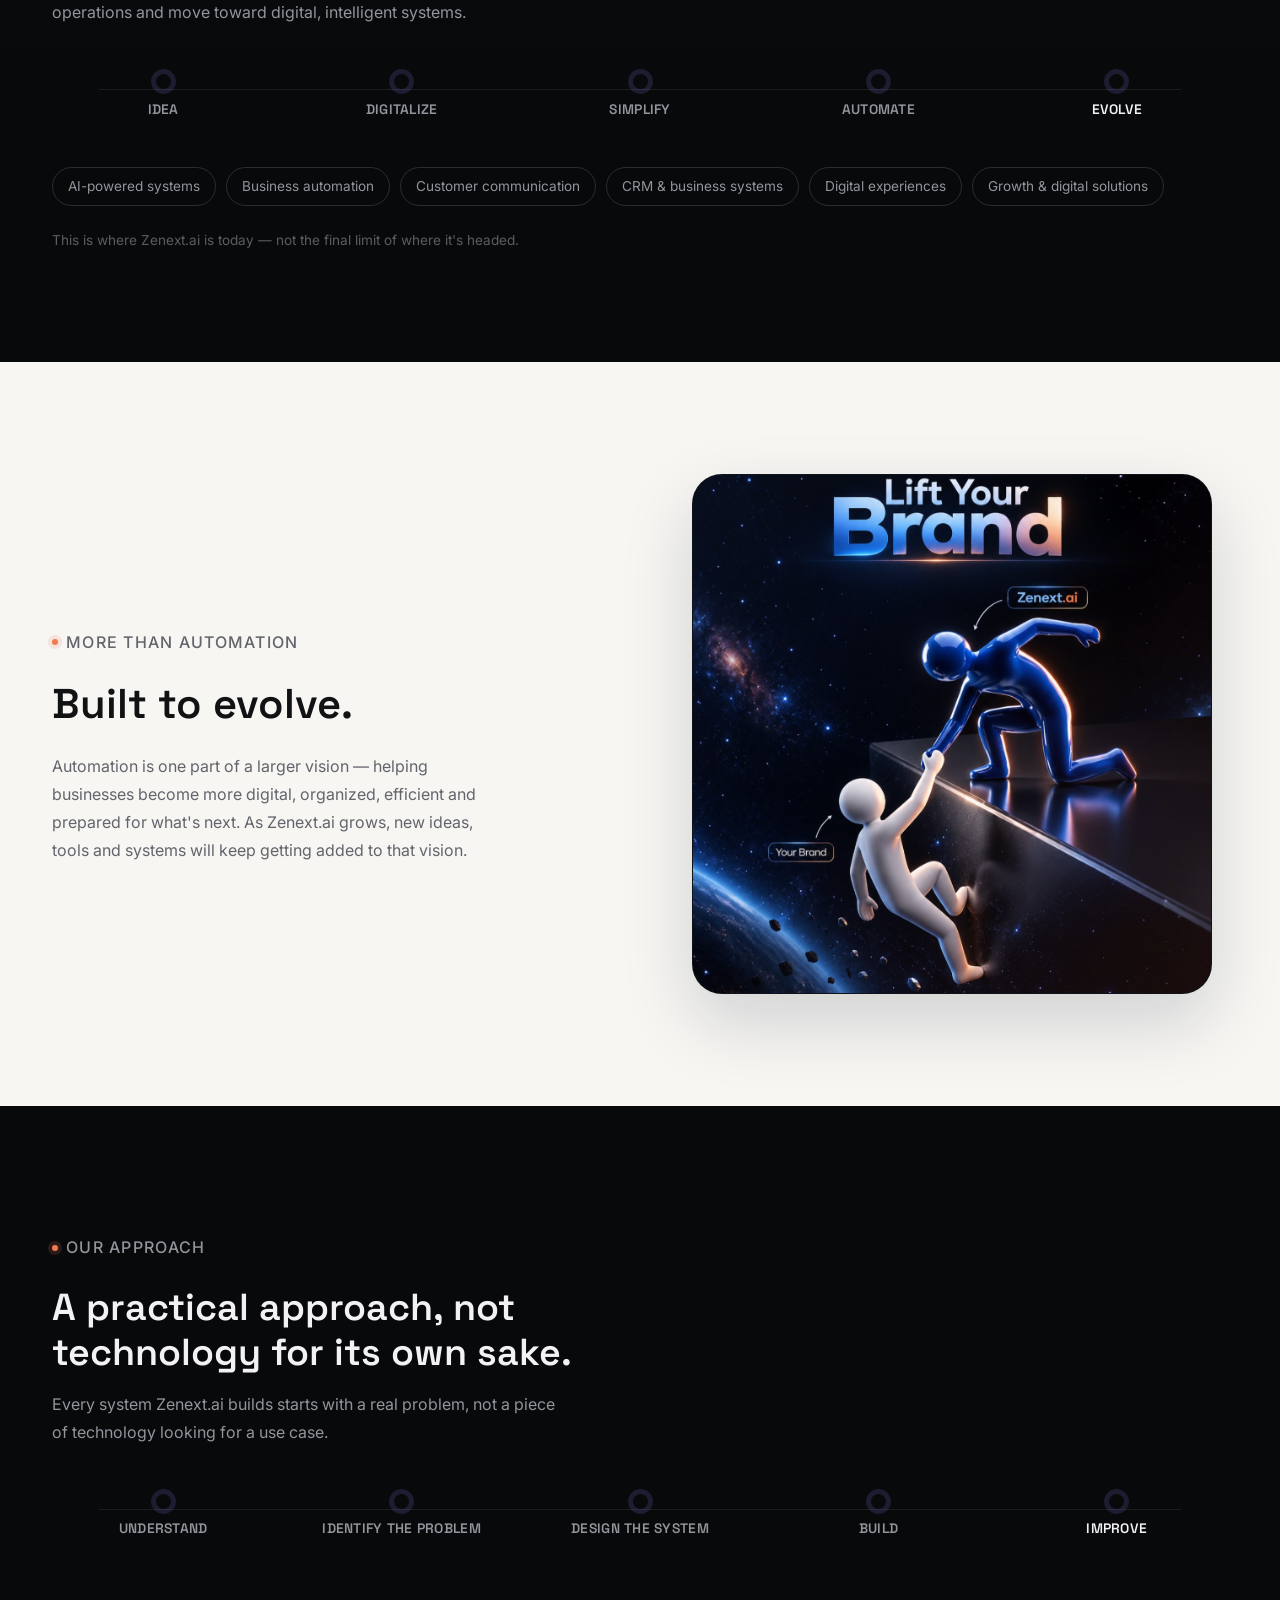
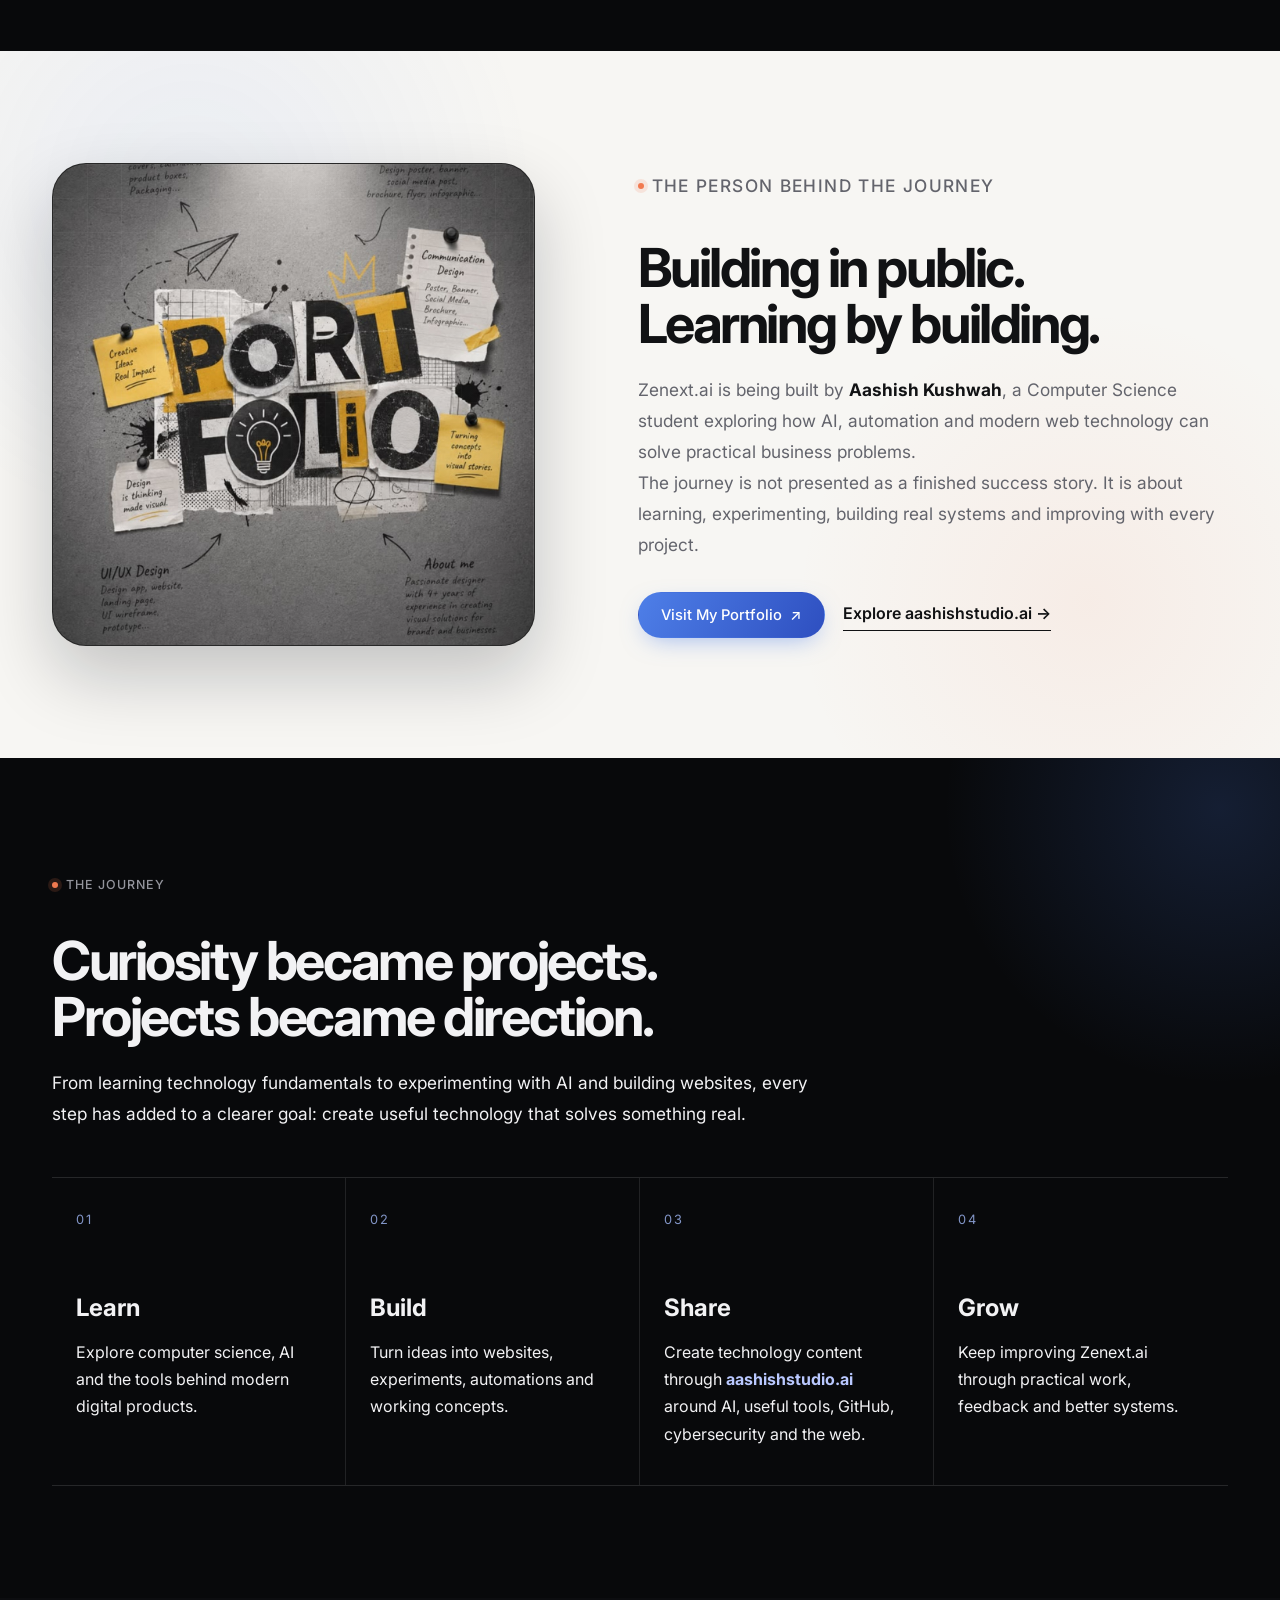
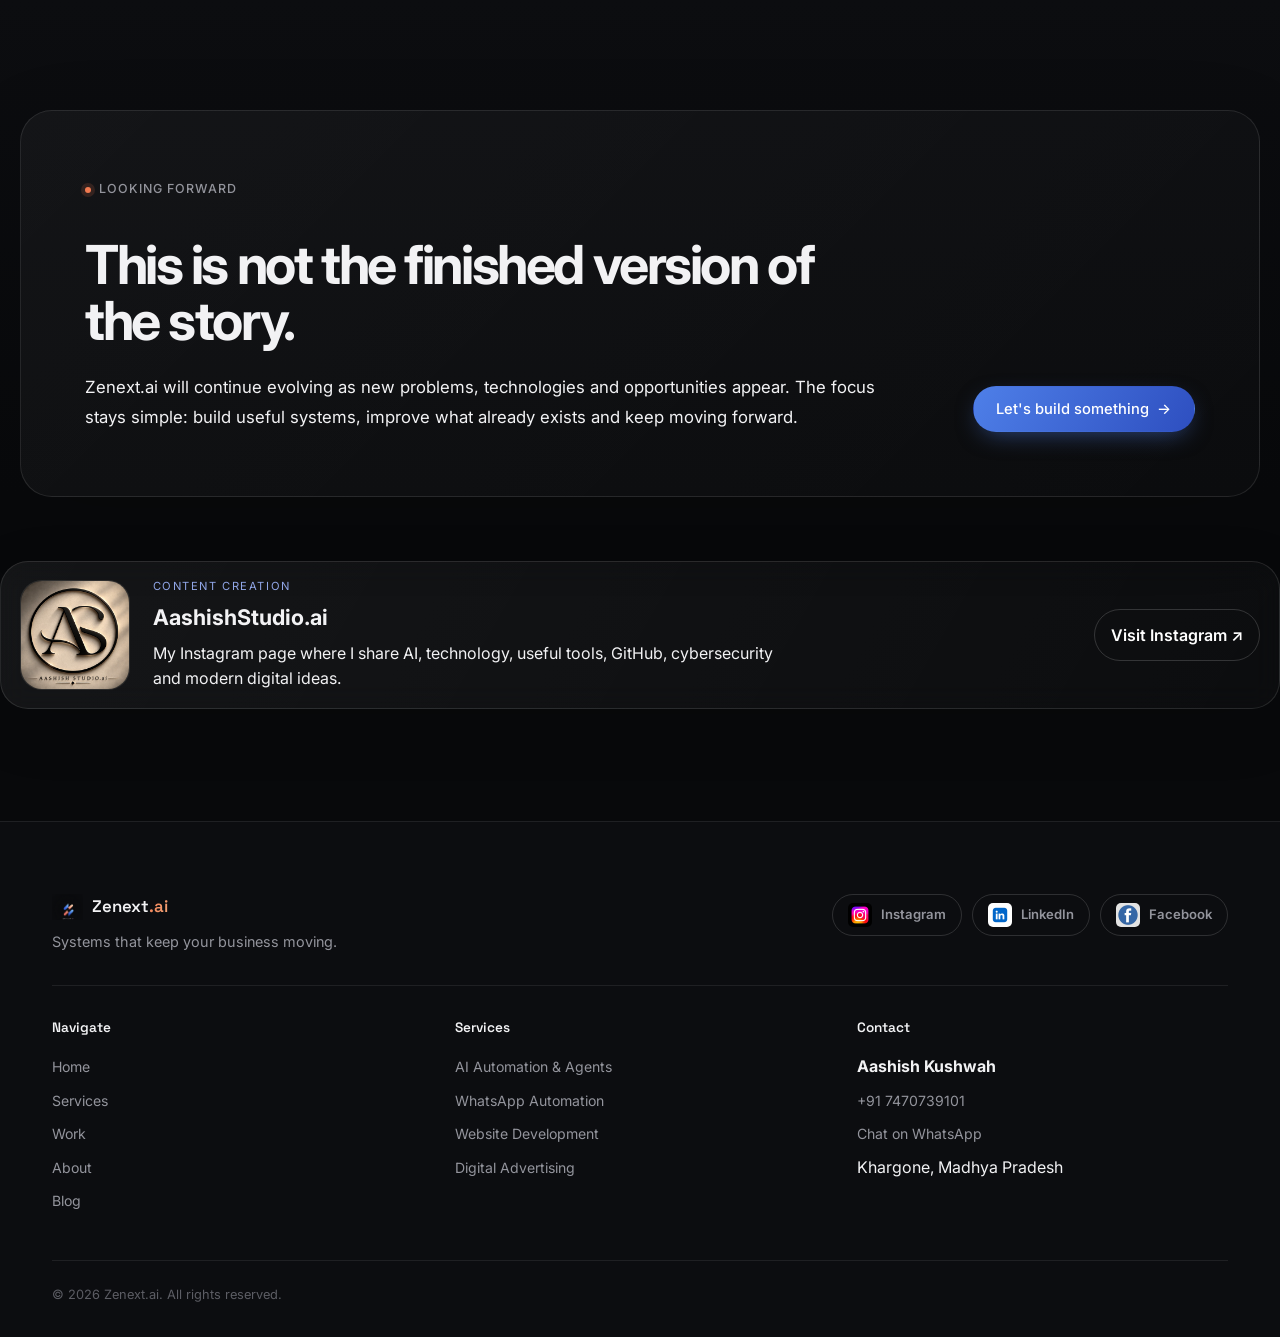
<file: zenext-ai-desktop-only-fix/zenext-ai/about.html>
<!DOCTYPE html>

<html lang="en" data-page-theme="dark">

<head>
<!-- Aashish Kushwah Profile & Zenext.ai Structured Data -->
<script type="application/ld+json">
{
  "@context": "https://schema.org",
  "@graph": [
    {
      "@type": "ProfilePage",
      "@id": "https://zenext.ai/about.html#profilepage",
      "url": "https://zenext.ai/about.html",
      "name": "About Aashish Kushwah & Zenext.ai",
      "mainEntity": {
        "@id": "https://zenext.ai/#aashish-kushwah"
      }
    },
    {
      "@type": "Person",
      "@id": "https://zenext.ai/#aashish-kushwah",
      "url": "https://zenext.ai/about.html",
      "mainEntityOfPage": "https://zenext.ai/about.html",
      "name": "Aashish Kushwah",
      "description": "Aashish Kushwah is the founder of Zenext.ai, based in Khargone, Madhya Pradesh, India. He focuses on understanding business problems and designing practical AI automation and digital solutions, including WhatsApp chatbots and workflows, WhatsApp advertising, Meta Ads, Google Ads, custom AI agents, AI calling agents, website development, content creation, video editing, SEO, AEO and GEO.",
      "knowsAbout": ["Business process analysis", "AI automation", "Custom AI agents for businesses", "AI voice and calling agents", "WhatsApp chatbot automation", "WhatsApp business messaging and advertising", "Meta Ads", "Google Ads", "Website development", "Content creation", "Video editing", "Search engine optimization (SEO)", "Answer Engine Optimization (AEO)", "Generative Engine Optimization (GEO)", "Software development", "Backend development", "API integrations", "Python", "Computer Science and Engineering", "B.Tech Computer Science and Engineering"],
      "jobTitle": "Founder of Zenext.ai | AI Automation & Digital Solutions",
      "founderOf": {"@id": "https://zenext.ai/#organization"},
      "email": [
        "mailto:aashishai530@gmail.com",
        "mailto:aashishkush09@gmail.com"
      ],
      "address": {
        "@type": "PostalAddress",
        "addressLocality": "Khargone",
        "addressRegion": "Madhya Pradesh",
        "addressCountry": "IN"
      },
      "worksFor": {
        "@id": "https://zenext.ai/#organization"
      },
      "sameAs": [
        "https://www.linkedin.com/in/aashish-kushwah-0821ba380/",
        "https://github.com/aashishkushwah05",
        "https://www.instagram.com/aashishstudio_/"
      ]
    },
    {
      "@type": "Organization",
      "@id": "https://zenext.ai/#organization",
      "name": "Zenext.ai",
      "url": "https://zenext.ai/",
      "founder": {
        "@id": "https://zenext.ai/#aashish-kushwah"
      },
      "sameAs": [
        "https://www.instagram.com/zennext.ai/",
        "https://github.com/aashishkushwah05"
      ]
    }
  ]
}
</script>

<meta charset="utf-8"/>
<meta content="width=device-width, initial-scale=1.0" name="viewport"/>
<title>About Aashish Kushwah &amp; Zenext.ai | AI Automation &amp; Digital Solutions</title>

<meta
    name="description"
    content="Learn about Aashish Kushwah, founder of Zenext.ai, a technology startup building AI automation, calling agents, WhatsApp automation, chatbots, websites and digital solutions."
/>

<link rel="canonical" href="https://zenext.ai/about.html"/>

<!-- Open Graph -->
<meta property="og:type" content="profile"/>
<meta property="og:title" content="About Aashish Kushwah &amp; Zenext.ai"/>
<meta
    property="og:description"
    content="Learn about Aashish Kushwah and Zenext.ai's work in AI automation, agents, WhatsApp automation, chatbots and digital solutions."
/>
<meta property="og:url" content="https://zenext.ai/about.html"/>
<meta property="og:site_name" content="Zenext.ai"/>

<!-- Twitter / X -->
<meta name="twitter:card" content="summary"/>
<meta name="twitter:title" content="About Aashish Kushwah &amp; Zenext.ai"/>
<meta
    name="twitter:description"
    content="Aashish Kushwah, founder of Zenext.ai, building AI automation and digital solutions."
/><link href="assets/logo-icon.png" rel="icon"/>
<link href="css/styles.css" rel="stylesheet"/>
<link href="css/about.css" rel="stylesheet"/>
<link href="css/chatbot.css" rel="stylesheet"/>
<script>
  (function () {
    try {
      var t = localStorage.getItem('zenext-theme');
      var resolved = t === 'system' ? (window.matchMedia && window.matchMedia('(prefers-color-scheme: light)').matches ? 'light' : 'dark') : (t === 'light' ? 'light' : 'dark'); document.documentElement.setAttribute('data-theme', resolved);
    } catch (e) {
      document.documentElement.setAttribute('data-theme', 'dark');
    }
  })();
</script>
</head>
<body class="is-loading">
<!-- ============================================
     Loading Screen (brand reveal) — unchanged
     ============================================ -->
<div aria-label="Zenext.ai is loading" class="loader" id="loader" role="status">
<div class="loader__mark">
<img alt="" class="loader__logo" src="assets/logo-icon.png"/>
</div>
<p class="loader__word">Zenext<span>.ai</span></p>
<div class="loader__bar"><span class="loader__fill" id="loaderFill"></span></div>
</div>
<!-- ============================================
     Navigation — unchanged, About now points here
     ============================================ -->
<header class="nav" id="nav">
<div class="container nav__inner">
<a class="nav__brand" href="index.html">
<img alt="Zenext.ai" src="assets/logo-icon.png"/>
<span class="nav__brand-text">Zenext<span>.ai</span></span>
</a>
<nav>
<ul class="nav__links" id="navLinks">
<li><a data-i18n="nav.home" href="index.html">Home</a></li>
<li><a data-i18n="nav.services" href="services.html">Services</a></li>
<li><a data-i18n="nav.work" href="projects.html">Projects</a></li>
<li><a aria-current="page" data-i18n="nav.about" href="about.html">About</a></li>
<li><a data-i18n="nav.blog" href="blog.html">Blog</a></li>
<li><a data-i18n="nav.contact" href="contact.html">Contact</a></li>
</ul>
</nav>
<div class="nav__actions">
<div class="nav__utility">
<button aria-label="Choose theme" aria-expanded="false" aria-pressed="false" class="icon-btn" data-theme-toggle="">
<svg class="icon-moon" fill="none" stroke="currentColor" stroke-linecap="round" stroke-linejoin="round" stroke-width="1.8" viewbox="0 0 24 24"><path d="M21 12.79A9 9 0 1 1 11.21 3 7 7 0 0 0 21 12.79z"></path></svg>
<svg class="icon-sun" fill="none" stroke="currentColor" stroke-linecap="round" stroke-linejoin="round" stroke-width="1.8" viewbox="0 0 24 24"><circle cx="12" cy="12" r="4.5"></circle><line x1="12" x2="12" y1="1.5" y2="4"></line><line x1="12" x2="12" y1="20" y2="22.5"></line><line x1="1.5" x2="4" y1="12" y2="12"></line><line x1="20" x2="22.5" y1="12" y2="12"></line><line x1="4.4" x2="6.1" y1="4.4" y2="6.1"></line><line x1="17.9" x2="19.6" y1="17.9" y2="19.6"></line><line x1="4.4" x2="6.1" y1="19.6" y2="17.9"></line><line x1="17.9" x2="19.6" y1="6.1" y2="4.4"></line></svg>
</button>
<button aria-label="हिंदी में बदलें" type="button" class="icon-btn lang-btn" data-lang-toggle="">हिं</button>
</div>
<a class="btn btn--ghost btn--nav" data-i18n="nav.cta" href="contact.html">Let's Talk</a>
<button aria-expanded="false" aria-label="Toggle menu" class="nav__toggle" id="navToggle">
<span></span><span></span><span></span>
</button>
</div>
</div>
</header>
<main class="about-main">
<!-- ============================================
     Section 1 — About Hero
     ============================================ -->
<section class="about-section about-section--dark about-hero">
<div aria-hidden="true" class="about-hero__bg about-hero__video-bg">
<video autoplay muted loop playsinline preload="metadata" poster="assets/hero-visual.jpg">
<source src="assets/zenext-logo-animation.mp4" type="video/mp4"/>
</video>
<div class="about-hero__overlay"></div>
</div>
<div class="container about-hero__inner">
<p class="about-kicker"><span class="dot"></span> <span data-i18n="about.kicker">About Zenext.ai</span></p>
<h1 class="about-hero__title">
<span data-i18n="about.heroTitlePre">We're building</span> <span class="grad" data-i18n="about.heroTitleGrad">smarter ways for businesses to work.</span>
</h1>
<p class="about-hero__desc" data-i18n="about.heroDesc">
      Zenext.ai is a growing digital agency and technology startup, helping businesses move away from unnecessary manual work and toward smarter, more connected digital systems.
    </p>
</div>
</section>
<!-- Founder profile: first-party identity details for visitors and search engines -->
<section class="about-section about-section--light" id="aashish-kushwah">
<div class="container">
<div class="journey__head">
<p class="about-kicker"><span class="dot"></span> Founder profile</p>
<h2>Aashish Kushwah — Founder of Zenext.ai</h2>
<p>Aashish Kushwah is an AI automation builder and the founder of Zenext.ai, based in Khargone, Madhya Pradesh, India. He works on understanding the real operational challenges businesses face and identifying where software, AI and automation can make everyday work simpler, more organized and more efficient.</p>
<p>Rather than applying the same technology to every business, his approach starts with the problem: how customers make enquiries, how teams respond, where leads get missed, which tasks are repetitive, and what should remain under human control. Solutions are then shaped around the business's workflow, goals, budget and practical constraints.</p>
</div>
<div class="about-vision__list">
<span>Business-focused AI automation</span>
<span>Custom AI agents</span>
<span>AI voice and calling agents</span>
<span>WhatsApp chatbots and workflows</span>
<span>WhatsApp advertising</span>
<span>Meta Ads and Google Ads</span>
<span>Website development</span>
<span>Content creation and video editing</span>
<span>SEO — Search Engine Optimization</span>
<span>AEO — Answer Engine Optimization</span>
<span>GEO — Generative Engine Optimization</span>
</div>
<div class="journey__head">
<h3>How Aashish approaches business problems</h3>
<p>The process begins by understanding the existing workflow, the people using it and the outcome the business needs. From there, the focus is on choosing an appropriate mix of automation, integrations, AI agents, websites or marketing systems; testing the workflow; and keeping human review available wherever judgement, trust or sensitive information matters.</p>
<p>His work spans AI-enabled customer communication, lead capture and follow-up, digital presence, advertising and content workflows. The aim is to build useful systems around actual needs—not add AI simply for the sake of using AI.</p>
</div>
<p><strong>Based in:</strong> Khargone, Madhya Pradesh, India<br><strong>Role:</strong> Founder of Zenext.ai<br><strong>Website:</strong> <a href="https://zenext.ai/">zenext.ai</a></p>

</div>
</section>
<!-- ============================================
     Section 2 — The Problem (light)
     ============================================ -->
<section class="about-section about-section--light">
<div class="container">
<div class="journey__head">
<p class="about-kicker"><span class="dot"></span> <span data-i18n="about.problem.kicker">The problem</span></p>
<h2 data-i18n="about.problem.heading">Most businesses aren't short on effort. They're short on systems.</h2>
<p data-i18n="about.problem.desc">Repetitive manual work. Disconnected tools. Scattered customer information. Slow communication. Follow-ups that fall through the cracks. None of this is a people problem — it's a systems problem.</p>
</div>
<div class="journey">
<div class="journey__track">
<div class="journey__line"><div class="journey__progress"></div></div>
<div class="journey__stage"><span class="journey__dot"></span><span class="journey__label" data-i18n="about.problem.stage1">Manual</span></div>
<div class="journey__stage"><span class="journey__dot"></span><span class="journey__label" data-i18n="about.problem.stage2">Disconnected</span></div>
<div class="journey__stage"><span class="journey__dot"></span><span class="journey__label" data-i18n="about.problem.stage3">Complex</span></div>
<div class="journey__stage"><span class="journey__dot"></span><span class="journey__label" data-i18n="about.problem.stage4">Smarter systems</span></div>
</div>
</div>
<p class="about-problem__note" data-i18n="about.problem.note">Zenext.ai exists to close that gap — replacing the manual, disconnected parts of a business with systems that stay organized and keep working on their own.</p>
</div>
</section>
<!-- ============================================
     Section 3 — What Zenext.ai is Building (dark/gradient)
     ============================================ -->
<section class="about-section about-section--gradient">
<div class="container">
<div class="journey__head">
<p class="about-kicker"><span class="dot"></span> <span data-i18n="about.vision.kicker">What we're building</span></p>
<h2 data-i18n="about.vision.heading">From idea to a system that runs itself.</h2>
<p data-i18n="about.vision.desc">Zenext.ai isn't built around one field or one type of automation. The goal is broader: helping different kinds of businesses simplify their operations and move toward digital, intelligent systems.</p>
</div>
<div class="journey">
<div class="journey__track">
<div class="journey__line"><div class="journey__progress"></div></div>
<div class="journey__stage"><span class="journey__dot"></span><span class="journey__label" data-i18n="about.vision.stage1">Idea</span></div>
<div class="journey__stage"><span class="journey__dot"></span><span class="journey__label" data-i18n="about.vision.stage2">Digitalize</span></div>
<div class="journey__stage"><span class="journey__dot"></span><span class="journey__label" data-i18n="about.vision.stage3">Simplify</span></div>
<div class="journey__stage"><span class="journey__dot"></span><span class="journey__label" data-i18n="about.vision.stage4">Automate</span></div>
<div class="journey__stage"><span class="journey__dot"></span><span class="journey__label" data-i18n="about.vision.stage5">Evolve</span></div>
</div>
</div>
<div class="about-vision__list">
<span data-i18n="about.vision.tag1">AI-powered systems</span>
<span data-i18n="about.vision.tag2">Business automation</span>
<span data-i18n="about.vision.tag3">Customer communication</span>
<span data-i18n="about.vision.tag4">CRM &amp; business systems</span>
<span data-i18n="about.vision.tag5">Digital experiences</span>
<span data-i18n="about.vision.tag6">Growth &amp; digital solutions</span>
</div>
<p class="about-vision__note" data-i18n="about.vision.note">This is where Zenext.ai is today — not the final limit of where it's headed.</p>
</div>
</section>
<!-- ============================================
     Section 4 — Built to Evolve (light)
     ============================================ -->
<section class="about-section about-section--light">
<div class="container evolve">
<div class="evolve__copy">
<p class="about-kicker"><span class="dot"></span> <span data-i18n="about.evolve.kicker">More than automation</span></p>
<h2 data-i18n="about.evolve.heading">Built to evolve.</h2>
<p data-i18n="about.evolve.desc">Automation is one part of a larger vision — helping businesses become more digital, organized, efficient and prepared for what's next. As Zenext.ai grows, new ideas, tools and systems will keep getting added to that vision.</p>
</div>
<div class="evolve__brand-visual reveal-up">
<img alt="Lift Your Brand — Zenext.ai" src="assets/lift-your-brand.jpg"/>
</div>
</div>
</section>
<!-- ============================================
     Section 5 — Our Approach (dark)
     ============================================ -->
<section class="about-section about-section--dark">
<div class="container">
<div class="journey__head">
<p class="about-kicker"><span class="dot"></span> <span data-i18n="about.approach.kicker">Our approach</span></p>
<h2 data-i18n="about.approach.heading">A practical approach, not technology for its own sake.</h2>
<p data-i18n="about.approach.desc">Every system Zenext.ai builds starts with a real problem, not a piece of technology looking for a use case.</p>
</div>
<div class="journey">
<div class="journey__track">
<div class="journey__line"><div class="journey__progress"></div></div>
<div class="journey__stage"><span class="journey__dot"></span><span class="journey__label" data-i18n="about.approach.stage1">Understand</span></div>
<div class="journey__stage"><span class="journey__dot"></span><span class="journey__label" data-i18n="about.approach.stage2">Identify the problem</span></div>
<div class="journey__stage"><span class="journey__dot"></span><span class="journey__label" data-i18n="about.approach.stage3">Design the system</span></div>
<div class="journey__stage"><span class="journey__dot"></span><span class="journey__label" data-i18n="about.approach.stage4">Build</span></div>
<div class="journey__stage"><span class="journey__dot"></span><span class="journey__label" data-i18n="about.approach.stage5">Improve</span></div>
</div>
</div>
</div>
</section>
<!-- ============================================
     Section 6 — The Builder Behind Zenext.ai
     ============================================ -->
<section class="about-section about-section--light founder-section">
<div class="container founder-grid">
<div class="founder-visual founder-portfolio reveal-up">
<img alt="Aashish portfolio creative work" src="assets/aashish-portfolio.jpg"/>
</div>
<div class="founder-copy reveal-up">
<p class="about-kicker"><span class="dot"></span> The person behind the journey</p>
<h2>Building in public. Learning by building.</h2>
<p>Zenext.ai is being built by <strong>Aashish Kushwah</strong>, a Computer Science student exploring how AI, automation and modern web technology can solve practical business problems.</p>
<p>The journey is not presented as a finished success story. It is about learning, experimenting, building real systems and improving with every project.</p>
<div class="founder-actions">
<a class="btn btn--primary" href="https://aashishkushwah05.github.io/Aashish-portfolio/" rel="noopener noreferrer" target="_blank">Visit My Portfolio <span>↗</span></a>
<a class="founder-link" data-i18n="about.founder.explore" href="https://www.instagram.com/aashishstudio.ai?stkn=aHgzcjBud3phdXg5" rel="noopener noreferrer" target="_blank">Explore aashishstudio.ai →</a>
</div>
</div>
</div>
</section>
<!-- ============================================
     Section 7 — Personal Journey
     ============================================ -->
<section class="about-section about-section--dark journey-story">
<div class="container">
<div class="journey-story__head reveal-up">
<p class="about-kicker"><span class="dot"></span> The journey</p>
<h2>Curiosity became projects. Projects became direction.</h2>
<p>From learning technology fundamentals to experimenting with AI and building websites, every step has added to a clearer goal: create useful technology that solves something real.</p>
</div>
<div class="story-steps" id="storySteps">
<article class="story-step reveal-up"><span class="story-step__number">01</span><div><h3>Learn</h3><p>Explore computer science, AI and the tools behind modern digital products.</p></div></article>
<article class="story-step reveal-up"><span class="story-step__number">02</span><div><h3>Build</h3><p>Turn ideas into websites, experiments, automations and working concepts.</p></div></article>
<article class="story-step reveal-up"><span class="story-step__number">03</span><div><h3>Share</h3><p>Create technology content through <strong>aashishstudio.ai</strong> around AI, useful tools, GitHub, cybersecurity and the web.</p></div></article>
<article class="story-step reveal-up"><span class="story-step__number">04</span><div><h3>Grow</h3><p>Keep improving Zenext.ai through practical work, feedback and better systems.</p></div></article>
</div>
</div>
</section>
<!-- ============================================
     Section 8 — Beyond the Current Version
     ============================================ -->
<section class="about-section about-section--gradient about-future">
<div class="container future-card reveal-up">
<div>
<p class="about-kicker"><span class="dot"></span> Looking forward</p>
<h2>This is not the finished version of the story.</h2>
<p>Zenext.ai will continue evolving as new problems, technologies and opportunities appear. The focus stays simple: build useful systems, improve what already exists and keep moving forward.</p>
</div>
<a class="btn btn--primary" href="contact.html">Let's build something <span>→</span></a>
</div>
<div class="creator-card reveal-up">
  <div class="creator-card__media"><img alt="AashishStudio.ai" src="assets/aashishstudio-logo.png"/></div>
  <div class="creator-card__copy">
    <span class="creator-card__eyebrow">Content creation</span>
    <h3>AashishStudio.ai</h3>
    <p>My Instagram page where I share AI, technology, useful tools, GitHub, cybersecurity and modern digital ideas.</p>
  </div>
  <a class="creator-card__link" href="https://www.instagram.com/aashishstudio.ai?stkn=aHgzcjBud3phdXg5" rel="noopener noreferrer" target="_blank">Visit Instagram <span>↗</span></a>
</div>
</section>
</main>
<!-- ============================================
     Footer — unchanged from Phase 1
     ============================================ -->
<footer class="footer" id="contact">
<div class="container">
<div class="footer__top">
<div class="footer__brand-block">
<div class="footer__brand">
<img alt="Zenext.ai" src="assets/logo-icon.png"/>
<span>Zenext<em>.ai</em></span>
</div>
<p class="footer__tagline" data-i18n="footer.tagline">Systems that keep your business moving.</p>
</div>
<div class="footer__social">
<a aria-label="Zenext.ai on Instagram" href="https://www.instagram.com/zennext.ai?igsi=MWIyZ3A3NWZlOWh0cg==" rel="noopener noreferrer" target="_blank"><img alt="Instagram logo" class="footer__social-logo" src="assets/social/instagram.jpg"/>

<span>Instagram</span>
</a>
<a aria-label="Zenext.ai on LinkedIn" href="https://www.linkedin.com/in/aashish-kushwah-0821ba380?utm_source=share_via&amp;utm_content=profile&amp;utm_medium=member_android" rel="noopener noreferrer" target="_blank"><img alt="LinkedIn logo" class="footer__social-logo" src="assets/social/linkedin.jpg"/>

<span>LinkedIn</span>
</a>
<a aria-label="Zenext.ai on Facebook" href="https://www.facebook.com/share/1cNXXtgRaE/" rel="noopener noreferrer" target="_blank"><img alt="Facebook logo" class="footer__social-logo" src="assets/social/facebook.jpg"/>

<span>Facebook</span>
</a>
</div>
</div>
<div class="footer__grid">
<div>
<p class="footer__heading" data-i18n="footer.navHeading">Navigate</p>
<ul class="footer__links">
<li><a data-i18n="nav.home" href="index.html#top">Home</a></li>
<li><a data-i18n="nav.services" href="services.html">Services</a></li>
<li><a data-i18n="nav.work" href="projects.html">Projects</a></li>
<li><a data-i18n="nav.about" href="about.html">About</a></li>
<li><a data-i18n="nav.blog" href="blog.html">Blog</a></li>
</ul>
</div>
<div>
<p class="footer__heading" data-i18n="footer.servicesHeading">Services</p>
<ul class="footer__links">
<li><a data-i18n="card1.name" href="services.html#explorer">AI Automation &amp; Agents</a></li>
<li><a data-i18n="tab.whatsapp.name" href="services.html#wa-feature">WhatsApp Automation</a></li>
<li><a data-i18n="card3.name" href="services.html#explorer">Website Development</a></li>
<li><a data-i18n="card5.name" href="services.html#explorer">Digital Advertising</a></li>
</ul>
</div>
<div>
<p class="footer__heading" data-i18n="footer.contactHeading">Contact</p>
<ul class="footer__links">
<li><strong>Aashish Kushwah</strong></li>
<li><a href="tel:+917470739101">+91 7470739101</a></li>
<li><a data-i18n="footer.whatsapp" href="https://wa.me/917470739101?text=Hi%20Zenext.ai%2C%20I%27d%20like%20to%20talk%20about%20a%20project." rel="noopener noreferrer" target="_blank">Chat on WhatsApp</a></li>
<li>Khargone, Madhya Pradesh</li>
</ul>
</div>
</div>
<div class="footer__bottom">
<span>© <span id="footerYear">2026</span> Zenext.ai. <span data-i18n="footer.rights">All rights reserved.</span></span>
</div>
</div>
</footer>
<!-- ============================================
     Floating WhatsApp Button — unchanged
     ============================================ -->
<a aria-label="Chat with Zenext.ai on WhatsApp" class="whatsapp-btn" href="https://wa.me/917470739101?text=Hi%20Zenext.ai%2C%20I%27d%20like%20to%20talk%20about%20a%20project." rel="noopener noreferrer" target="_blank"><span class="whatsapp-btn__tip">Chat with us</span>
<span class="whatsapp-btn__ring"></span>
<svg fill="none" viewbox="0 0 32 32" xmlns="http://www.w3.org/2000/svg">
<path d="M16.02 3C9.4 3 4 8.37 4 15c0 2.29.64 4.43 1.75 6.26L4 29l7.94-1.7A11.9 11.9 0 0016.02 27C22.65 27 28 21.63 28 15S22.65 3 16.02 3z" fill="#fff"></path>
<path d="M16.02 5.2c5.4 0 9.8 4.38 9.8 9.8 0 5.42-4.4 9.8-9.8 9.8-1.83 0-3.53-.5-5-1.37l-.36-.21-3.9.99.97-3.8-.24-.39A9.72 9.72 0 016.22 15c0-5.42 4.4-9.8 9.8-9.8z" fill="#25D366"></path>
<path d="M12.3 9.9c-.24-.53-.5-.54-.73-.55h-.62c-.22 0-.57.08-.87.4-.3.3-1.13 1.1-1.13 2.7 0 1.58 1.16 3.11 1.32 3.33.16.21 2.24 3.55 5.5 4.83 2.72 1.07 3.28.86 3.87.8.59-.05 1.9-.77 2.17-1.52.27-.75.27-1.39.19-1.52-.08-.14-.3-.22-.63-.38-.32-.16-1.9-.94-2.2-1.05-.29-.1-.5-.16-.72.17-.21.32-.83 1.04-1.02 1.26-.19.21-.37.24-.7.08-.32-.16-1.35-.5-2.57-1.6-.95-.85-1.6-1.9-1.78-2.22-.19-.32-.02-.5.14-.65.14-.14.32-.37.48-.56.16-.19.21-.32.32-.53.1-.22.05-.4-.03-.56-.08-.16-.7-1.76-.99-2.4z" fill="#fff"></path>
</svg>
</a>
<script src="js/main.js"></script>
<script src="js/loader.js"></script>
<script src="js/theme.js"></script>
<script src="js/i18n.js"></script>
<script src="js/chatbot-knowledge.js"></script>
<script src="js/chatbot.js"></script>
<script src="js/about.js"></script>
<script src="js/whatsapp-tip.js"></script></body>
</html>
</file>
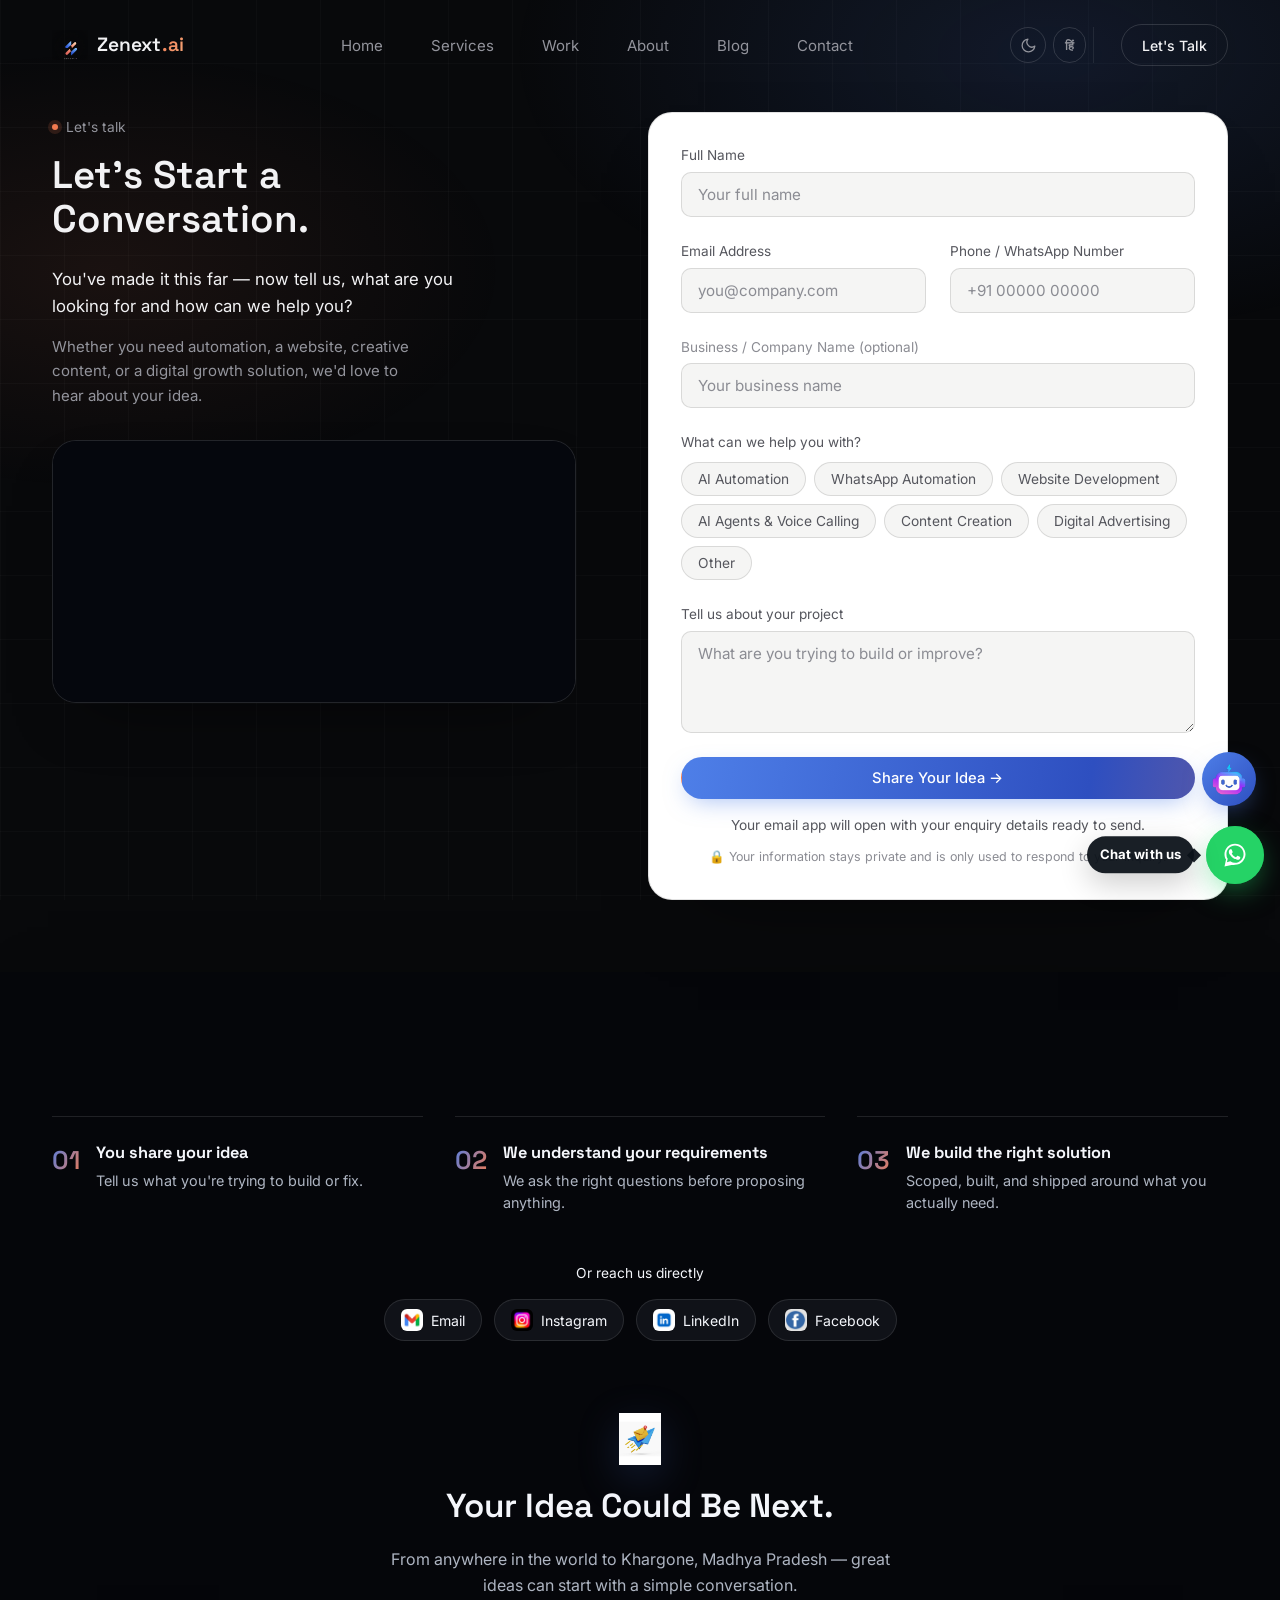
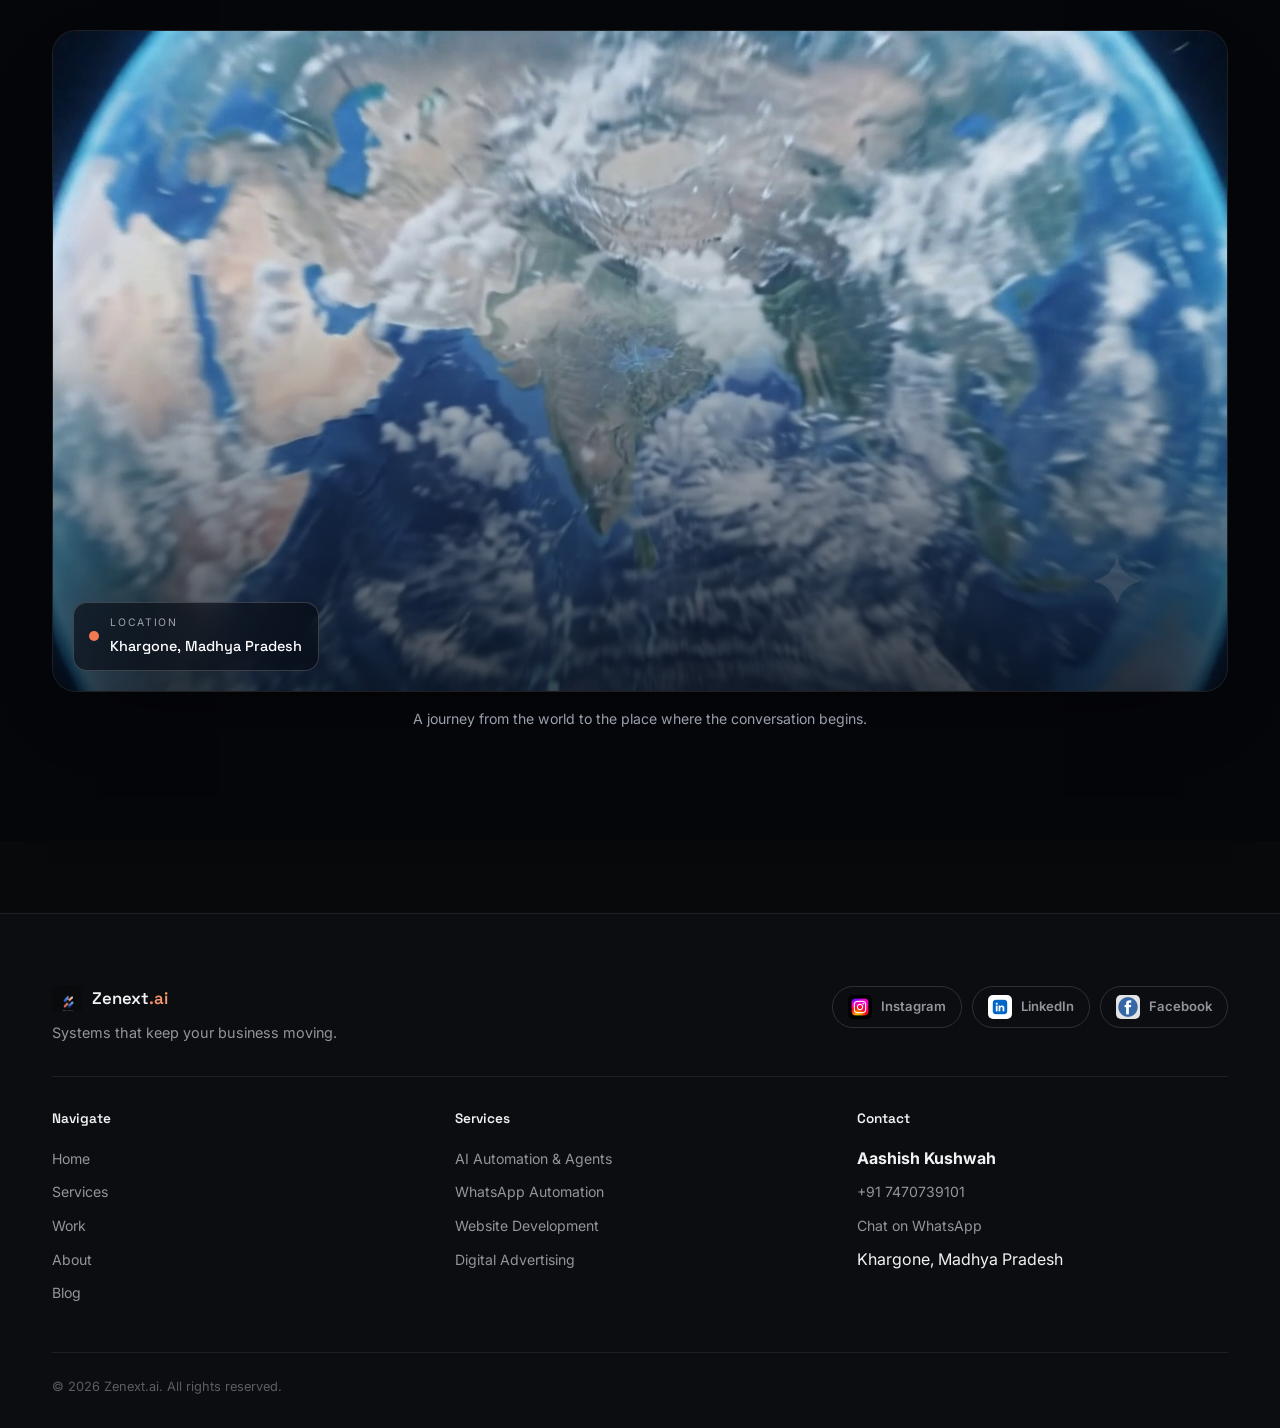
<file: zenext-ai-desktop-only-fix/zenext-ai/contact.html>
<!DOCTYPE html>

<html lang="en" data-page-theme="dark">
<head>
<meta charset="utf-8"/>
<meta content="width=device-width, initial-scale=1.0" name="viewport"/>
<title>Contact Zenext.ai | AI Automation &amp; Web Projects</title>
<meta name="description" content="Contact Zenext.ai about AI automation, WhatsApp workflows, websites, chatbots and digital projects. Share your requirements to start a conversation."/>
<link rel="canonical" href="https://zenext.ai/contact.html"/>
<meta property="og:type" content="website"/>
<meta property="og:title" content="Contact Zenext.ai | AI Automation &amp; Web Projects"/>
<meta property="og:description" content="Contact Zenext.ai about AI automation, WhatsApp workflows, websites, chatbots and digital projects. Share your requirements to start a conversation."/>
<meta property="og:url" content="https://zenext.ai/contact.html"/>
<meta property="og:site_name" content="Zenext.ai"/>
<meta name="twitter:card" content="summary"/>
<meta name="twitter:title" content="Contact Zenext.ai | AI Automation &amp; Web Projects"/>
<meta name="twitter:description" content="Contact Zenext.ai about AI automation, WhatsApp workflows, websites, chatbots and digital projects. Share your requirements to start a conversation."/>
<link href="assets/logo-icon.png" rel="icon"/>
<link href="css/styles.css" rel="stylesheet"/>
<link href="css/contact.css" rel="stylesheet"/>
<link href="css/chatbot.css" rel="stylesheet"/>
<script>
  (function () {
    try {
      var t = localStorage.getItem('zenext-theme');
      var resolved = t === 'system' ? (window.matchMedia && window.matchMedia('(prefers-color-scheme: light)').matches ? 'light' : 'dark') : (t === 'light' ? 'light' : 'dark'); document.documentElement.setAttribute('data-theme', resolved);
    } catch (e) {
      document.documentElement.setAttribute('data-theme', 'dark');
    }
  })();
</script>

<!-- Phase 2: page-specific structured data -->
<script type="application/ld+json">
{
  "@context": "https://schema.org",
  "@type": "ContactPage",
  "@id": "https://zenext.ai/contact.html#webpage",
  "url": "https://zenext.ai/contact.html",
  "name": "Contact Zenext.ai | AI Automation & Web Projects",
  "description": "Contact Zenext.ai about AI automation, WhatsApp workflows, websites, chatbots and digital projects. Share your requirements to start a conversation.",
  "isPartOf": {
    "@type": "WebSite",
    "@id": "https://zenext.ai/#website",
    "name": "Zenext.ai",
    "url": "https://zenext.ai/"
  },
  "about": {
    "@type": "Organization",
    "@id": "https://zenext.ai/#organization",
    "name": "Zenext.ai",
    "url": "https://zenext.ai/"
  },
  "publisher": {
    "@type": "Organization",
    "@id": "https://zenext.ai/#organization",
    "name": "Zenext.ai",
    "url": "https://zenext.ai/"
  }
}
</script>
</head>
<body class="is-loading">
<!-- ============================================
     Loading Screen (brand reveal) — same as Phase 1
     ============================================ -->
<div aria-label="Zenext.ai is loading" class="loader" id="loader" role="status">
<div class="loader__mark">
<img alt="" class="loader__logo" src="assets/logo-icon.png"/>
</div>
<p class="loader__word">Zenext<span>.ai</span></p>
<div class="loader__bar"><span class="loader__fill" id="loaderFill"></span></div>
</div>
<!-- ============================================
     Navigation — unchanged from Phase 1
     ============================================ -->
<header class="nav" id="nav">
<div class="container nav__inner">
<a class="nav__brand" href="index.html">
<img alt="Zenext.ai" src="assets/logo-icon.png"/>
<span class="nav__brand-text">Zenext<span>.ai</span></span>
</a>
<nav>
<ul class="nav__links" id="navLinks">
<li><a data-i18n="nav.home" href="index.html">Home</a></li>
<li><a data-i18n="nav.services" href="services.html">Services</a></li>
<li><a data-i18n="nav.work" href="projects.html">Work</a></li>
<li><a data-i18n="nav.about" href="about.html">About</a></li>
<li><a data-i18n="nav.blog" href="blog.html">Blog</a></li>
<li><a aria-current="page" data-i18n="nav.contact" href="contact.html">Contact</a></li>
</ul>
</nav>
<div class="nav__actions">
<div class="nav__utility">
<button aria-label="Choose theme" aria-expanded="false" aria-pressed="false" class="icon-btn" data-theme-toggle="">
<svg class="icon-moon" fill="none" stroke="currentColor" stroke-linecap="round" stroke-linejoin="round" stroke-width="1.8" viewbox="0 0 24 24"><path d="M21 12.79A9 9 0 1 1 11.21 3 7 7 0 0 0 21 12.79z"></path></svg>
<svg class="icon-sun" fill="none" stroke="currentColor" stroke-linecap="round" stroke-linejoin="round" stroke-width="1.8" viewbox="0 0 24 24"><circle cx="12" cy="12" r="4.5"></circle><line x1="12" x2="12" y1="1.5" y2="4"></line><line x1="12" x2="12" y1="20" y2="22.5"></line><line x1="1.5" x2="4" y1="12" y2="12"></line><line x1="20" x2="22.5" y1="12" y2="12"></line><line x1="4.4" x2="6.1" y1="4.4" y2="6.1"></line><line x1="17.9" x2="19.6" y1="17.9" y2="19.6"></line><line x1="4.4" x2="6.1" y1="19.6" y2="17.9"></line><line x1="17.9" x2="19.6" y1="6.1" y2="4.4"></line></svg>
</button>
<button aria-label="हिंदी में बदलें" type="button" class="icon-btn lang-btn" data-lang-toggle="">हिं</button>
</div>
<a class="btn btn--ghost btn--nav" data-i18n="nav.cta" href="contact.html">Let's Talk</a>
<button aria-expanded="false" aria-label="Toggle menu" class="nav__toggle" id="navToggle">
<span></span><span></span><span></span>
</button>
</div>
</div>
</header>
<main class="contact-page">
<!-- ============================================
     Contact
     ============================================ -->
<section class="contact" id="contact">
<div class="container contact__grid">
<!-- LEFT — visual + copy -->
<div class="contact__visual">
<p class="contact__eyebrow"><span class="dot"></span> <span data-i18n="contact.eyebrow">Let's talk</span></p>
<h1 class="contact__heading" data-i18n="contact.title">Let's Start a Conversation.</h1>
<p class="contact__lede" data-i18n="contact.lede">You've made it this far — now tell us, what are you looking for and how can we help you?</p>
<p class="contact__sub" data-i18n="contact.sub">Whether you need automation, a website, creative content, or a digital growth solution, we'd love to hear about your idea.</p>
<div class="contact__intro-video-wrap">
  <video class="contact__intro-video" autoplay muted loop playsinline preload="metadata" aria-label="Zenext.ai contact introduction animation">
    <source src="assets/contact/contact-intro.mp4" type="video/mp4"/>
  </video>
</div>
</div>
<!-- RIGHT — form card -->
<div class="contact__form-wrap">
<form class="contact__form" id="contactForm" novalidate="">
<div class="contact__field">
<label for="cfName" data-i18n="contact.form.name">Full Name</label>
<input autocomplete="name" id="cfName" name="name" placeholder="Your full name" data-i18n-placeholder="contact.form.namePh" required="" type="text"/>
</div>
<div class="contact__field-row">
<div class="contact__field">
<label for="cfEmail" data-i18n="contact.form.email">Email Address</label>
<input autocomplete="email" id="cfEmail" name="email" placeholder="you@company.com" data-i18n-placeholder="contact.form.emailPh" required="" type="email"/>
</div>
<div class="contact__field">
<label for="cfPhone" data-i18n="contact.form.phone">Phone / WhatsApp Number</label>
<input autocomplete="tel" id="cfPhone" name="phone" placeholder="+91 00000 00000" data-i18n-placeholder="contact.form.phonePh" required="" type="tel"/>
</div>
</div>
<div class="contact__field">
<label for="cfCompany"><span data-i18n="contact.form.company">Business / Company Name</span> <span data-i18n="contact.form.optional">(optional)</span></label>
<input autocomplete="organization" id="cfCompany" name="company" placeholder="Your business name" data-i18n-placeholder="contact.form.companyPh" type="text"/>
</div>
<div class="contact__field">
<label id="cfServiceLabel" data-i18n="contact.form.service">What can we help you with?</label>
<div aria-labelledby="cfServiceLabel" class="contact__chips" role="group">
<button class="contact__chip-option" data-service="AI Automation" type="button" data-i18n="contact.service.ai">AI Automation</button>
<button class="contact__chip-option" data-service="WhatsApp Automation" type="button" data-i18n="contact.service.wa">WhatsApp Automation</button>
<button class="contact__chip-option" data-service="Website Development" type="button" data-i18n="contact.service.web">Website Development</button>
<button class="contact__chip-option" data-service="AI Agents &amp; Voice Calling" type="button" data-i18n="contact.service.voice">AI Agents &amp; Voice Calling</button>
<button class="contact__chip-option" data-service="Content Creation" type="button" data-i18n="contact.service.content">Content Creation</button>
<button class="contact__chip-option" data-service="Digital Advertising" type="button" data-i18n="contact.service.ads">Digital Advertising</button>
<button class="contact__chip-option" data-service="Other" type="button" data-i18n="contact.service.other">Other</button>
</div>
<input id="cfService" name="service" required="" type="hidden"/>
</div>
<div class="contact__field">
<label for="cfMessage" data-i18n="contact.form.message">Tell us about your project</label>
<textarea id="cfMessage" name="message" placeholder="What are you trying to build or improve?" data-i18n-placeholder="contact.form.messagePh" required="" rows="4"></textarea>
</div>
<button class="btn btn--primary contact__submit" id="contactSubmit" type="submit">
<span class="contact__submit-label" data-i18n="contact.form.submit">Share Your Idea →</span>
<span aria-hidden="true" class="contact__spinner"></span>
</button>
<p class="contact__reply-time" data-i18n="contact.form.reply">Your email app will open with your enquiry details ready to send.</p>
<p class="contact__privacy">🔒 <span data-i18n="contact.form.privacy">Your information stays private and is only used to respond to your inquiry.</span></p>
</form>
<div class="contact__success" hidden="" id="contactSuccess">
<svg class="contact__success-check" fill="none" viewbox="0 0 52 52">
<circle class="contact__success-circle" cx="26" cy="26" r="23" stroke="currentColor" stroke-width="2.5"></circle>
<path class="contact__success-tick" d="M15 27l7 7 15-15" stroke="currentColor" stroke-linecap="round" stroke-linejoin="round" stroke-width="3"></path>
</svg>
<h3 data-i18n="contact.success.title">Your idea is on its way. 🚀</h3>
<p data-i18n="contact.success.desc">Once you send the prepared email, we'll receive your enquiry and get back to you soon.</p>
<button class="btn btn--ghost" id="contactReset" type="button" data-i18n="contact.success.reset">Send another message</button>
</div>
</div>
</div>
<div class="contact__after-form">
<!-- What happens next -->
<div class="container contact__journey">
<div class="contact__journey-step">
<span class="contact__journey-num">01</span>
<div>
<strong data-i18n="contact.step1.title">You share your idea</strong>
<p data-i18n="contact.step1.desc">Tell us what you're trying to build or fix.</p>
</div>
</div>
<div class="contact__journey-step">
<span class="contact__journey-num">02</span>
<div>
<strong data-i18n="contact.step2.title">We understand your requirements</strong>
<p data-i18n="contact.step2.desc">We ask the right questions before proposing anything.</p>
</div>
</div>
<div class="contact__journey-step">
<span class="contact__journey-num">03</span>
<div>
<strong data-i18n="contact.step3.title">We build the right solution</strong>
<p data-i18n="contact.step3.desc">Scoped, built, and shipped around what you actually need.</p>
</div>
</div>
</div>
<!-- Quick contact / social -->
<div class="container contact__quick">
  <span class="contact__quick-label" data-i18n="contact.quick.label">Or reach us directly</span>
  <div class="contact__quick-links">
    <a href="mailto:aashishai530@gmail.com" aria-label="Email Zenext.ai">
      <img src="assets/contact/gmail.jpg" alt="Gmail"/><span data-i18n="contact.quick.email">Email</span>
    </a>
    <a href="https://www.instagram.com/aashishstudio.ai?stkn=aHgzcjBud3phdXg5" rel="noopener noreferrer" target="_blank" aria-label="Aashish Studio on Instagram">
      <img src="assets/social/instagram.jpg" alt="Instagram"/><span>Instagram</span>
    </a>
    <a href="https://www.linkedin.com/in/aashish-kushwah-0821ba380?utm_source=share_via&amp;utm_content=profile&amp;utm_medium=member_android" rel="noopener noreferrer" target="_blank" aria-label="Aashish Kushwah on LinkedIn">
      <img src="assets/social/linkedin.jpg" alt="LinkedIn"/><span>LinkedIn</span>
    </a>
    <a href="https://www.facebook.com/share/1cNXXtgRaE/" rel="noopener noreferrer" target="_blank" aria-label="Zenext.ai on Facebook">
      <img src="assets/social/facebook.jpg" alt="Facebook"/><span>Facebook</span>
    </a>
  </div>
</div>
<!-- Your idea / location video -->
<div class="container">
  <div class="contact__video-block" id="contactVideoBlock">
    <div class="contact__video-head">
      <img class="contact__send-art" src="assets/contact/message-send.jpg" alt=""/>
      <h2 data-i18n="contact.video.title">Your Idea Could Be Next.</h2>
      <p data-i18n="contact.video.desc">From anywhere in the world to Khargone, Madhya Pradesh — great ideas can start with a simple conversation.</p>
    </div>
    <div class="contact__video-frame">
      <video class="contact__video" autoplay muted loop playsinline preload="metadata" poster="assets/contact/earth-video-poster.jpg" aria-label="Earth to Khargone, Madhya Pradesh animation">
        <source src="assets/contact/earth-to-khargone.mp4" type="video/mp4"/>
      </video>
      <div class="contact__video-shade"></div>
      <div class="contact__video-location" aria-hidden="true">
        <span class="contact__video-pulse"></span>
        <div><small data-i18n="contact.video.locationLabel">LOCATION</small><strong>Khargone, Madhya Pradesh</strong></div>
      </div>
    </div>
    <p class="contact__video-note" data-i18n="contact.video.note">A journey from the world to the place where the conversation begins.</p>
  </div>
</div>
</div>
</section>
</main>
<!-- ============================================
     Footer
     ============================================ -->
<footer class="footer">
<div class="container">
<div class="footer__top">
<div class="footer__brand-block">
<div class="footer__brand">
<img alt="Zenext.ai" src="assets/logo-icon.png"/>
<span>Zenext<em>.ai</em></span>
</div>
<p class="footer__tagline" data-i18n="footer.tagline">Systems that keep your business moving.</p>
</div>
<div class="footer__social">
<a aria-label="Zenext.ai on Instagram" href="https://www.instagram.com/zennext.ai?igsi=MWIyZ3A3NWZlOWh0cg==" rel="noopener noreferrer" target="_blank"><img alt="Instagram logo" class="footer__social-logo" src="assets/social/instagram.jpg"/>

<span>Instagram</span>
</a>
<a aria-label="Zenext.ai on LinkedIn" href="https://www.linkedin.com/in/aashish-kushwah-0821ba380?utm_source=share_via&amp;utm_content=profile&amp;utm_medium=member_android" rel="noopener noreferrer" target="_blank"><img alt="LinkedIn logo" class="footer__social-logo" src="assets/social/linkedin.jpg"/>

<span>LinkedIn</span>
</a>
<a aria-label="Zenext.ai on Facebook" href="https://www.facebook.com/share/1cNXXtgRaE/" rel="noopener noreferrer" target="_blank"><img alt="Facebook logo" class="footer__social-logo" src="assets/social/facebook.jpg"/>

<span>Facebook</span>
</a>
</div>
</div>
<div class="footer__grid">
<div>
<p class="footer__heading" data-i18n="footer.navHeading">Navigate</p>
<ul class="footer__links">
<li><a data-i18n="nav.home" href="index.html">Home</a></li>
<li><a data-i18n="nav.services" href="services.html">Services</a></li>
<li><a data-i18n="nav.work" href="projects.html">Work</a></li>
<li><a data-i18n="nav.about" href="about.html">About</a></li>
<li><a data-i18n="nav.blog" href="blog.html">Blog</a></li>
</ul>
</div>
<div>
<p class="footer__heading" data-i18n="footer.servicesHeading">Services</p>
<ul class="footer__links">
<li><a data-i18n="card1.name" href="services.html#explorer">AI Automation &amp; Agents</a></li>
<li><a data-i18n="tab.whatsapp.name" href="services.html#wa-feature">WhatsApp Automation</a></li>
<li><a data-i18n="card3.name" href="services.html#explorer">Website Development</a></li>
<li><a data-i18n="card5.name" href="services.html#explorer">Digital Advertising</a></li>
</ul>
</div>
<div>
<p class="footer__heading" data-i18n="footer.contactHeading">Contact</p>
<ul class="footer__links">
<li><strong>Aashish Kushwah</strong></li>
<li><a href="tel:+917470739101">+91 7470739101</a></li>
<li><a data-i18n="footer.whatsapp" href="https://wa.me/917470739101?text=Hi%20Zenext.ai%2C%20I%27d%20like%20to%20talk%20about%20a%20project." rel="noopener noreferrer" target="_blank">Chat on WhatsApp</a></li>
<li>Khargone, Madhya Pradesh</li>
</ul>
</div>
</div>
<div class="footer__bottom">
<span>© <span id="footerYear">2026</span> Zenext.ai. <span data-i18n="footer.rights">All rights reserved.</span></span>
</div>
</div>
</footer>
<!-- ============================================
     Floating WhatsApp Button — unchanged from Phase 1
     ============================================ -->
<a aria-label="Chat with Zenext.ai on WhatsApp" class="whatsapp-btn" href="https://wa.me/917470739101?text=Hi%20Zenext.ai%2C%20I%27d%20like%20to%20talk%20about%20a%20project." rel="noopener noreferrer" target="_blank"><span class="whatsapp-btn__tip">Chat with us</span>
<span class="whatsapp-btn__ring"></span>
<svg fill="none" viewbox="0 0 32 32" xmlns="http://www.w3.org/2000/svg">
<path d="M16.02 3C9.4 3 4 8.37 4 15c0 2.29.64 4.43 1.75 6.26L4 29l7.94-1.7A11.9 11.9 0 0016.02 27C22.65 27 28 21.63 28 15S22.65 3 16.02 3z" fill="#fff"></path>
<path d="M16.02 5.2c5.4 0 9.8 4.38 9.8 9.8 0 5.42-4.4 9.8-9.8 9.8-1.83 0-3.53-.5-5-1.37l-.36-.21-3.9.99.97-3.8-.24-.39A9.72 9.72 0 016.22 15c0-5.42 4.4-9.8 9.8-9.8z" fill="#25D366"></path>
<path d="M12.3 9.9c-.24-.53-.5-.54-.73-.55h-.62c-.22 0-.57.08-.87.4-.3.3-1.13 1.1-1.13 2.7 0 1.58 1.16 3.11 1.32 3.33.16.21 2.24 3.55 5.5 4.83 2.72 1.07 3.28.86 3.87.8.59-.05 1.9-.77 2.17-1.52.27-.75.27-1.39.19-1.52-.08-.14-.3-.22-.63-.38-.32-.16-1.9-.94-2.2-1.05-.29-.1-.5-.16-.72.17-.21.32-.83 1.04-1.02 1.26-.19.21-.37.24-.7.08-.32-.16-1.35-.5-2.57-1.6-.95-.85-1.6-1.9-1.78-2.22-.19-.32-.02-.5.14-.65.14-.14.32-.37.48-.56.16-.19.21-.32.32-.53.1-.22.05-.4-.03-.56-.08-.16-.7-1.76-.99-2.4z" fill="#fff"></path>
</svg>
</a>
<script src="js/main.js"></script>
<script src="js/loader.js"></script>
<script src="js/theme.js"></script>
<script src="js/i18n.js"></script>
<script src="js/chatbot-knowledge.js"></script>
<script src="js/chatbot.js"></script>
<script src="js/contact.js"></script>
<script src="js/whatsapp-tip.js"></script></body>
</html>
</file>
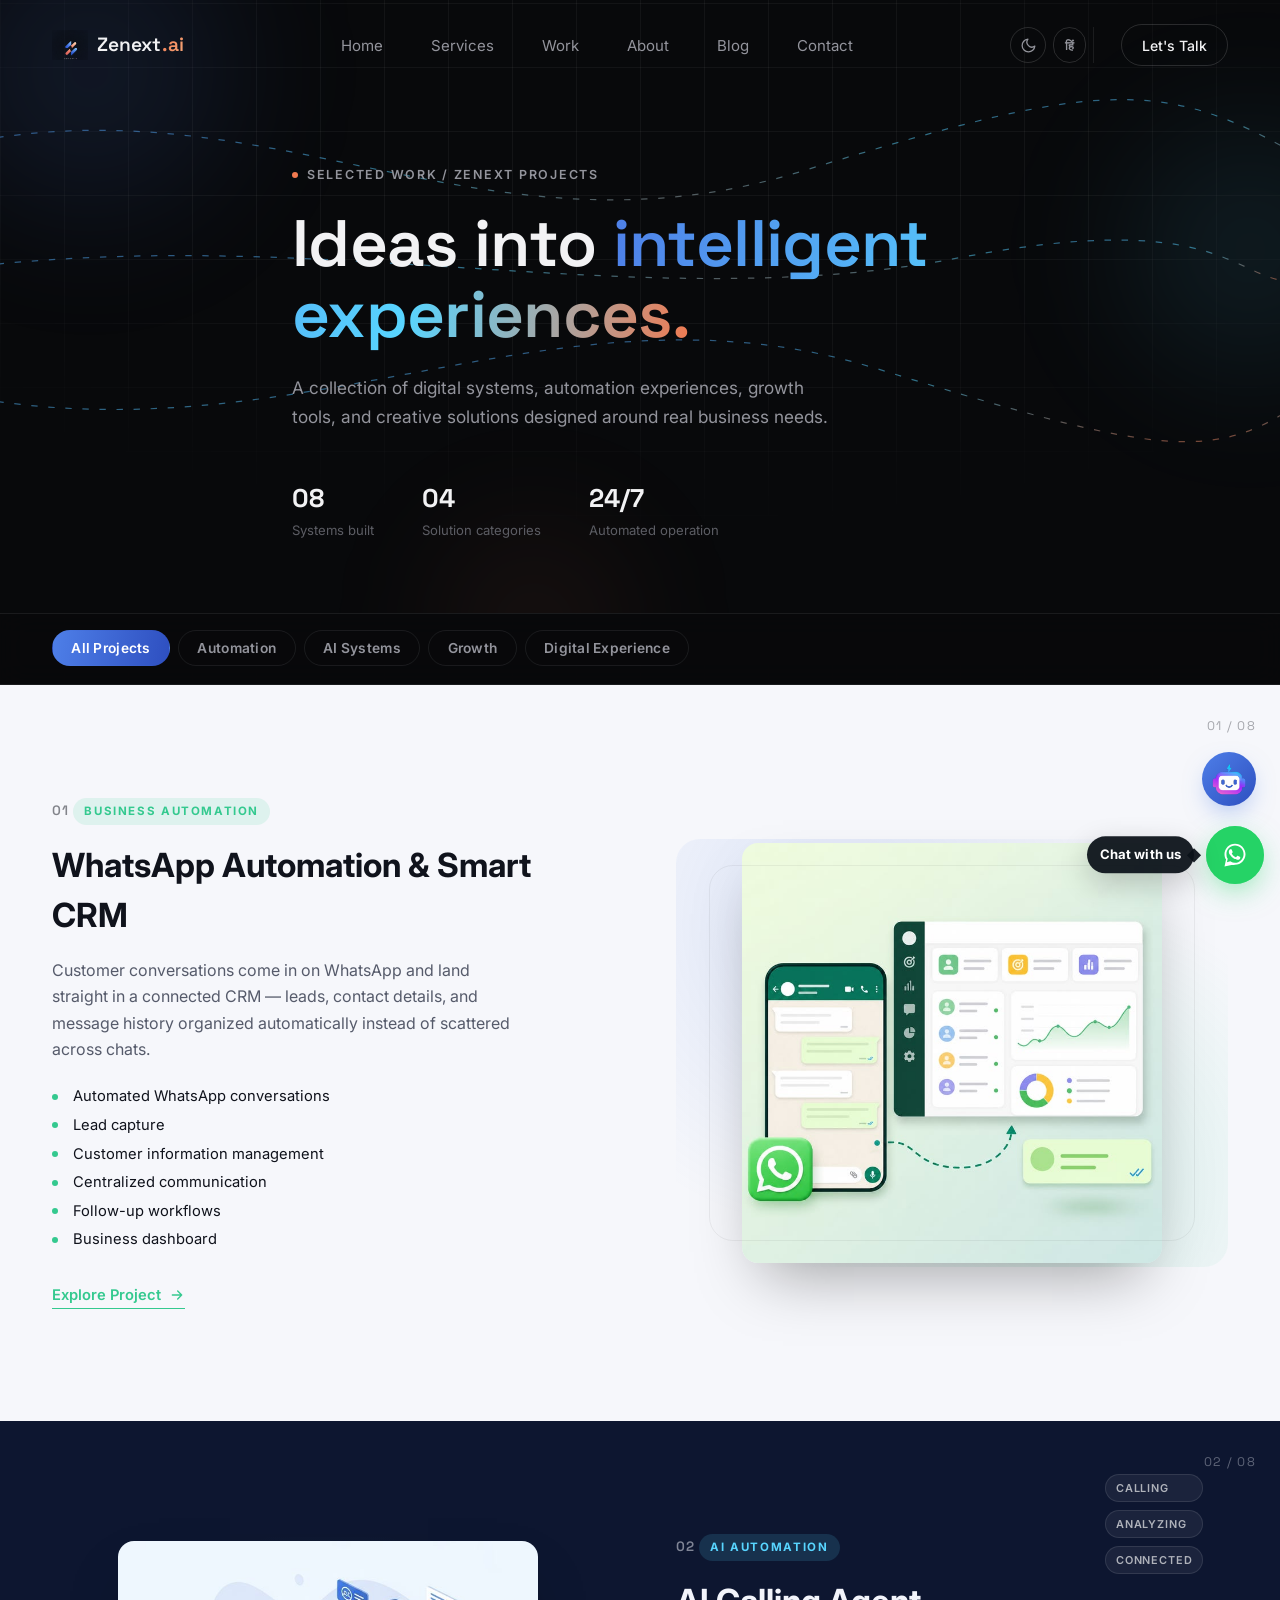
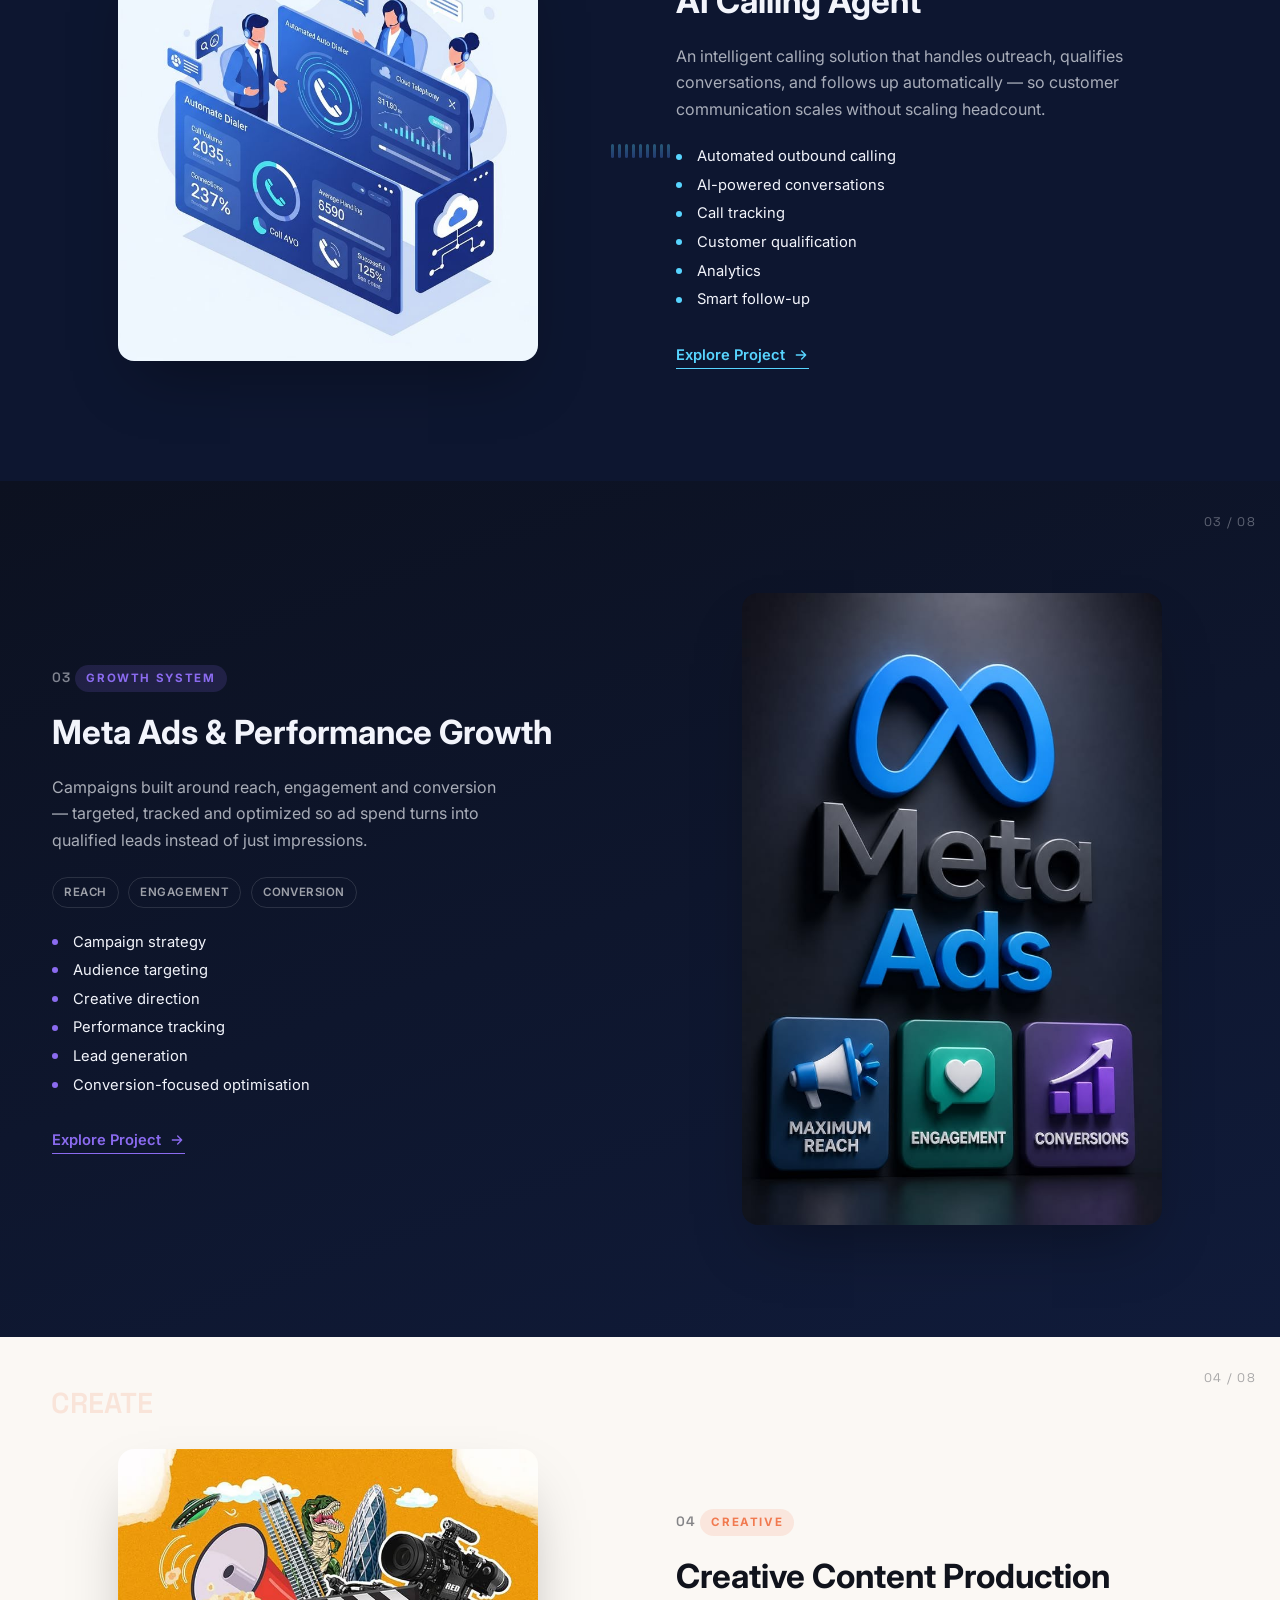
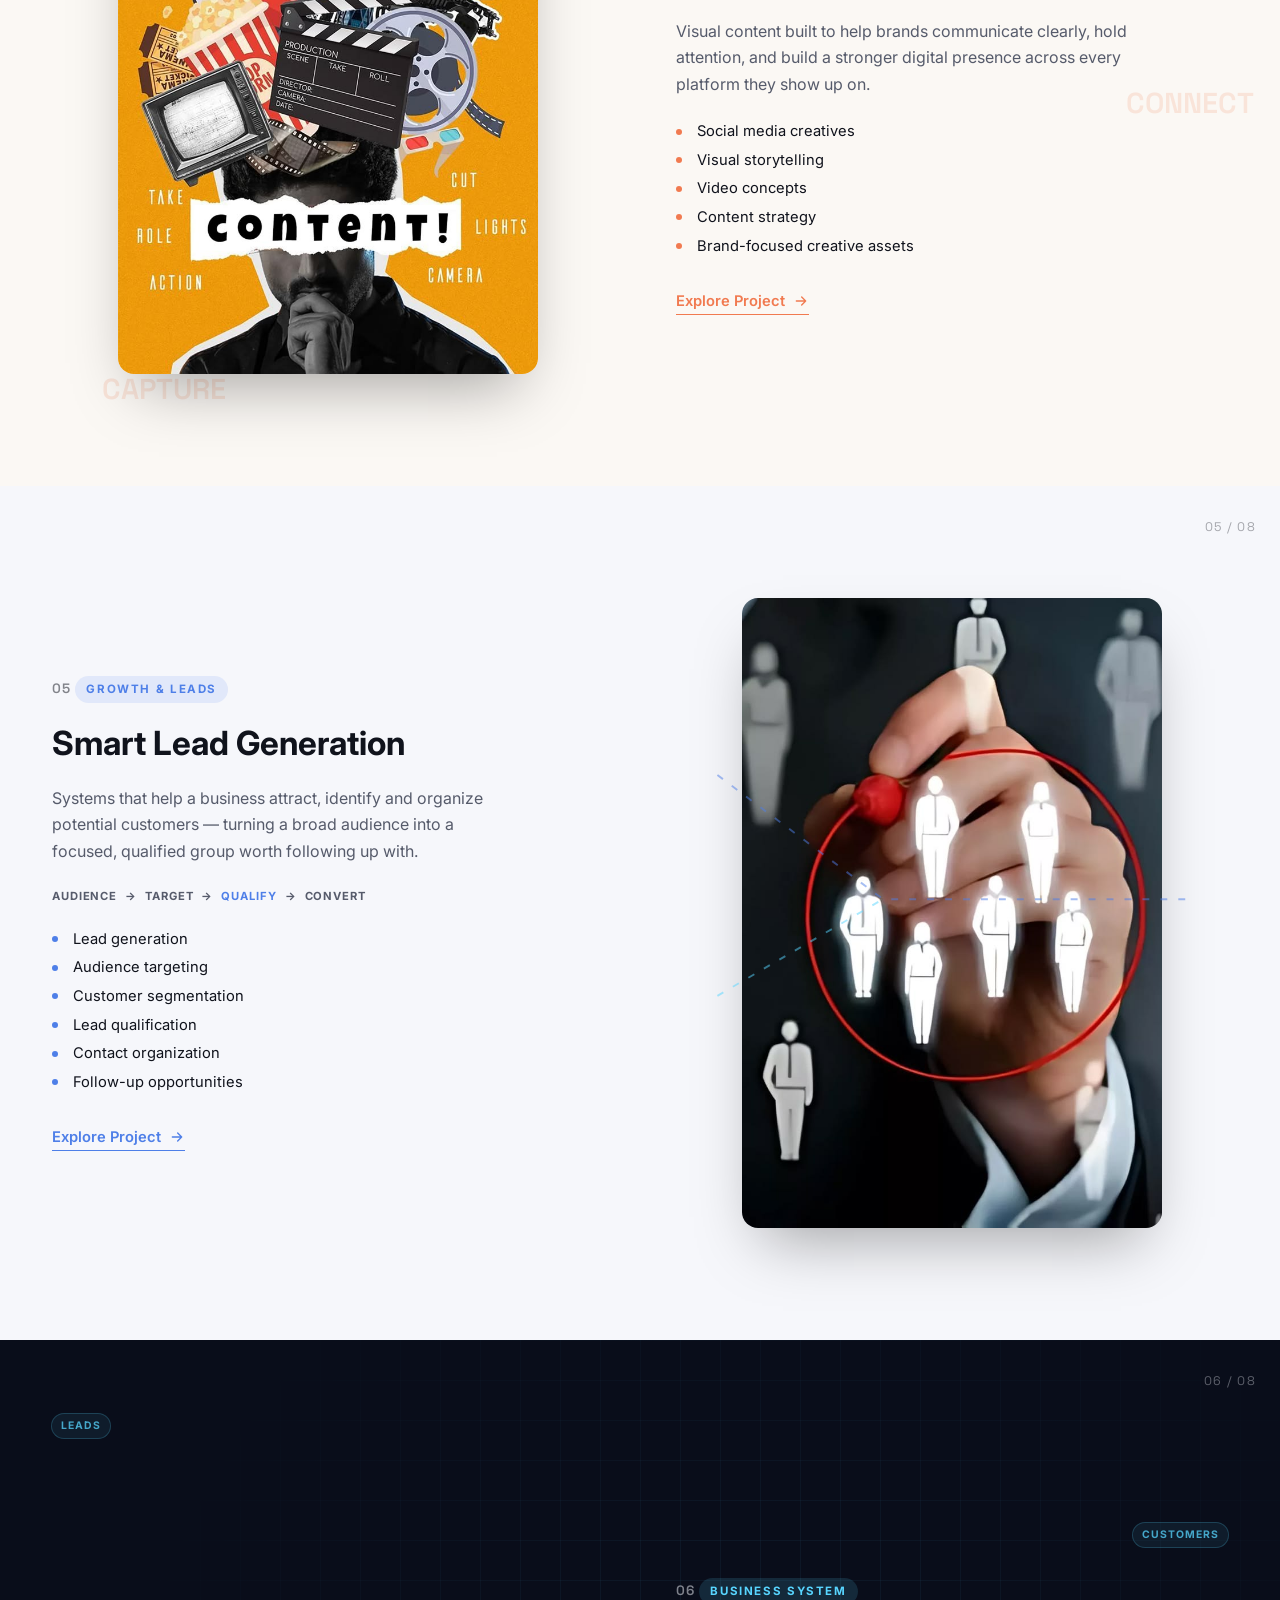
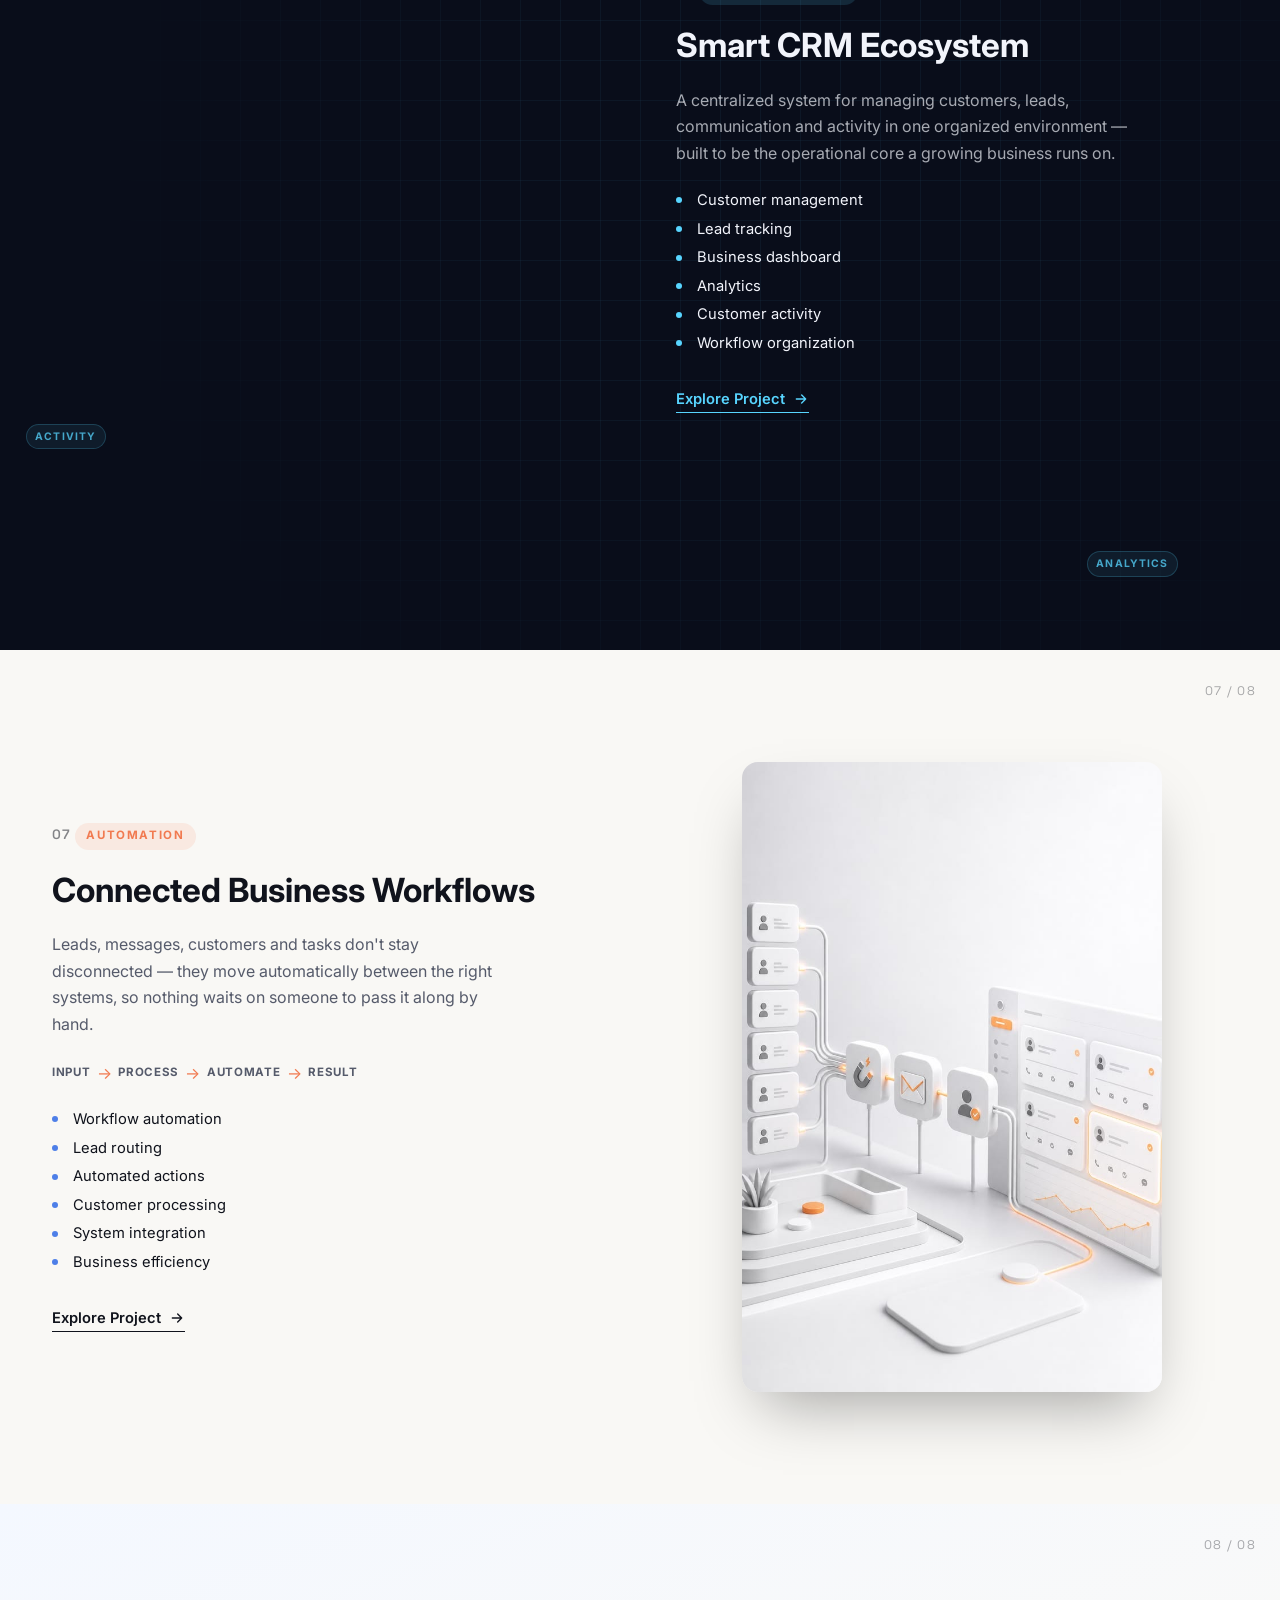
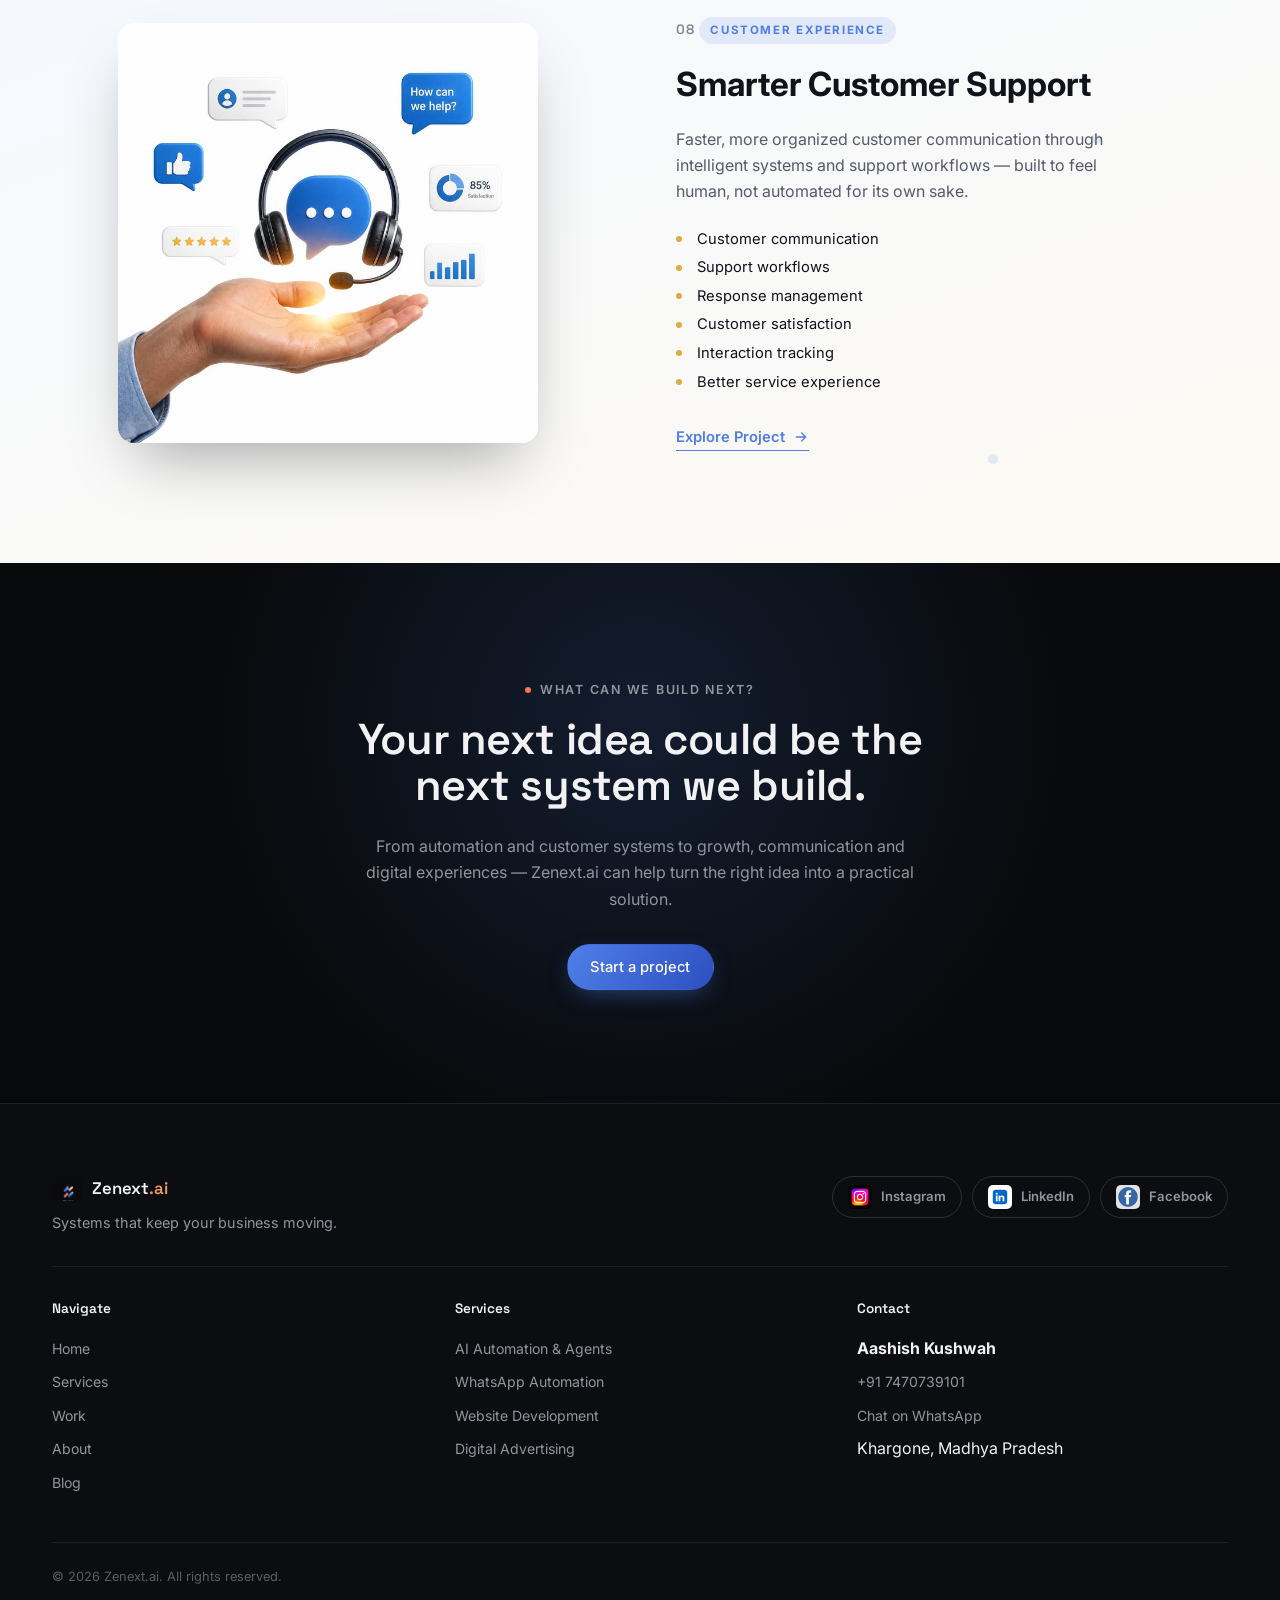
<file: zenext-ai-desktop-only-fix/zenext-ai/projects.html>
<!DOCTYPE html>

<html lang="en" data-page-theme="dark">
<head>
<meta charset="utf-8"/>
<meta content="width=device-width, initial-scale=1.0" name="viewport"/>
<title>Projects &amp; Case Studies | Zenext.ai</title>
<meta name="description" content="Explore selected software, AI automation, WhatsApp workflow, website and digital solution projects by Zenext.ai."/>
<link rel="canonical" href="https://zenext.ai/projects.html"/>
<meta property="og:type" content="website"/>
<meta property="og:title" content="Projects &amp; Case Studies | Zenext.ai"/>
<meta property="og:description" content="Explore selected software, AI automation, WhatsApp workflow, website and digital solution projects by Zenext.ai."/>
<meta property="og:url" content="https://zenext.ai/projects.html"/>
<meta property="og:site_name" content="Zenext.ai"/>
<meta name="twitter:card" content="summary"/>
<meta name="twitter:title" content="Projects &amp; Case Studies | Zenext.ai"/>
<meta name="twitter:description" content="Explore selected software, AI automation, WhatsApp workflow, website and digital solution projects by Zenext.ai."/>
<link href="assets/logo-icon.png" rel="icon"/>
<link href="css/styles.css" rel="stylesheet"/>
<link href="css/projects.css" rel="stylesheet"/>
<link href="css/chatbot.css" rel="stylesheet"/>
<script>
  (function () {
    try {
      var t = localStorage.getItem('zenext-theme');
      var resolved = t === 'system' ? (window.matchMedia && window.matchMedia('(prefers-color-scheme: light)').matches ? 'light' : 'dark') : (t === 'light' ? 'light' : 'dark'); document.documentElement.setAttribute('data-theme', resolved);
    } catch (e) {
      document.documentElement.setAttribute('data-theme', 'dark');
    }
  })();
</script>

<!-- Phase 2: page-specific structured data -->
<script type="application/ld+json">
{
  "@context": "https://schema.org",
  "@type": "CollectionPage",
  "@id": "https://zenext.ai/projects.html#webpage",
  "url": "https://zenext.ai/projects.html",
  "name": "Projects & Case Studies | Zenext.ai",
  "description": "Explore selected software, AI automation, WhatsApp workflow, website and digital solution projects by Zenext.ai.",
  "isPartOf": {
    "@type": "WebSite",
    "@id": "https://zenext.ai/#website",
    "name": "Zenext.ai",
    "url": "https://zenext.ai/"
  },
  "about": {
    "@type": "Thing",
    "name": "Software and AI automation projects"
  },
  "publisher": {
    "@type": "Organization",
    "@id": "https://zenext.ai/#organization",
    "name": "Zenext.ai",
    "url": "https://zenext.ai/"
  }
}
</script>
</head>
<body class="is-loading">
<!-- ============================================
     Loading Screen (brand reveal) — unchanged from Phase 1
     ============================================ -->
<div aria-label="Zenext.ai is loading" class="loader" id="loader" role="status">
<div class="loader__mark">
<img alt="" class="loader__logo" src="assets/logo-icon.png"/>
</div>
<p class="loader__word">Zenext<span>.ai</span></p>
<div class="loader__bar"><span class="loader__fill" id="loaderFill"></span></div>
</div>
<!-- ============================================
     Navigation — unchanged from Phase 1, "Work" now points here
     ============================================ -->
<header class="nav" id="nav">
<div class="container nav__inner">
<a class="nav__brand" href="index.html">
<img alt="Zenext.ai" src="assets/logo-icon.png"/>
<span class="nav__brand-text">Zenext<span>.ai</span></span>
</a>
<nav>
<ul class="nav__links" id="navLinks">
<li><a data-i18n="nav.home" href="index.html">Home</a></li>
<li><a data-i18n="nav.services" href="services.html">Services</a></li>
<li><a aria-current="page" data-i18n="nav.work" href="projects.html">Work</a></li>
<li><a data-i18n="nav.about" href="about.html">About</a></li>
<li><a data-i18n="nav.blog" href="blog.html">Blog</a></li>
<li><a data-i18n="nav.contact" href="contact.html">Contact</a></li>
</ul>
</nav>
<div class="nav__actions">
<div class="nav__utility">
<button aria-label="Choose theme" aria-expanded="false" aria-pressed="false" class="icon-btn" data-theme-toggle="">
<svg class="icon-moon" fill="none" stroke="currentColor" stroke-linecap="round" stroke-linejoin="round" stroke-width="1.8" viewbox="0 0 24 24"><path d="M21 12.79A9 9 0 1 1 11.21 3 7 7 0 0 0 21 12.79z"></path></svg>
<svg class="icon-sun" fill="none" stroke="currentColor" stroke-linecap="round" stroke-linejoin="round" stroke-width="1.8" viewbox="0 0 24 24"><circle cx="12" cy="12" r="4.5"></circle><line x1="12" x2="12" y1="1.5" y2="4"></line><line x1="12" x2="12" y1="20" y2="22.5"></line><line x1="1.5" x2="4" y1="12" y2="12"></line><line x1="20" x2="22.5" y1="12" y2="12"></line><line x1="4.4" x2="6.1" y1="4.4" y2="6.1"></line><line x1="17.9" x2="19.6" y1="17.9" y2="19.6"></line><line x1="4.4" x2="6.1" y1="19.6" y2="17.9"></line><line x1="17.9" x2="19.6" y1="6.1" y2="4.4"></line></svg>
</button>
<button aria-label="हिंदी में बदलें" type="button" class="icon-btn lang-btn" data-lang-toggle="">हिं</button>
</div>
<a class="btn btn--ghost btn--nav" data-i18n="nav.cta" href="contact.html">Let's Talk</a>
<button aria-expanded="false" aria-label="Toggle menu" class="nav__toggle" id="navToggle">
<span></span><span></span><span></span>
</button>
</div>
</div>
</header>
<main class="proj-main">
<!-- ============================================
     Hero
     ============================================ -->
<section class="proj-hero">
<div aria-hidden="true" class="proj-hero__bg">
<div class="proj-hero__grid"></div>
<span class="proj-hero__orb proj-hero__orb--a"></span>
<span class="proj-hero__orb proj-hero__orb--b"></span>
<span class="proj-hero__orb proj-hero__orb--c"></span>
<svg class="proj-hero__paths" preserveaspectratio="none" viewbox="0 0 1200 500">
<defs>
<lineargradient id="projHeroGrad" x1="0" x2="1" y1="0" y2="1">
<stop offset="0%" stop-color="#4e7fe8"></stop>
<stop offset="55%" stop-color="#58d5ff"></stop>
<stop offset="100%" stop-color="#f17a50"></stop>
</lineargradient>
</defs>
<path d="M-50,120 C250,60 450,220 750,140 S1100,60 1260,150"></path>
<path d="M-50,320 C280,380 520,220 820,300 S1150,380 1260,300"></path>
<path d="M-50,220 C300,180 600,260 900,210 S1150,260 1260,220"></path>
</svg>
</div>
<div class="container proj-hero__inner">
<p class="proj-eyebrow"><span class="dot"></span> Selected Work / Zenext Projects</p>
<h1 class="proj-hero__title proj-heading">Ideas into <span class="grad">intelligent experiences.</span></h1>
<p class="proj-hero__desc">A collection of digital systems, automation experiences, growth tools, and creative solutions designed around real business needs.</p>
<div class="proj-hero__stats">
<div class="proj-hero__stat"><strong>08</strong><span>Systems built</span></div>
<div class="proj-hero__stat"><strong>04</strong><span>Solution categories</span></div>
<div class="proj-hero__stat"><strong>24/7</strong><span>Automated operation</span></div>
</div>
</div>
</section>
<!-- ============================================
     Category filter
     ============================================ -->
<div class="proj-filter">
<div class="container proj-filter__inner">
<button class="proj-filter__btn is-active" data-filter="all">All Projects</button>
<button class="proj-filter__btn" data-filter="automation">Automation</button>
<button class="proj-filter__btn" data-filter="ai">AI Systems</button>
<button class="proj-filter__btn" data-filter="growth">Growth</button>
<button class="proj-filter__btn" data-filter="digital">Digital Experience</button>
</div>
</div>
<!-- ============================================
     Project list
     ============================================ -->
<div class="proj-list">
<!-- 01 — WhatsApp Automation & Smart CRM -->
<section class="proj proj--p01" data-category="automation" data-reveal="">
<span class="proj__index">01 / 08</span>
<div class="container proj__inner">
<div class="proj__copy">
<span class="proj__num">01</span>
<span class="proj__cat">Business Automation</span>
<h2 class="proj__title">WhatsApp Automation &amp; Smart CRM</h2>
<p class="proj__desc">Customer conversations come in on WhatsApp and land straight in a connected CRM — leads, contact details, and message history organized automatically instead of scattered across chats.</p>
<ul class="proj__caps">
<li>Automated WhatsApp conversations</li>
<li>Lead capture</li>
<li>Customer information management</li>
<li>Centralized communication</li>
<li>Follow-up workflows</li>
<li>Business dashboard</li>
</ul>
<a class="proj__cta" href="https://wa.me/917470739101?text=Hi%20Zenext.ai%2C%20I%27d%20like%20to%20know%20more%20about%20the%20WhatsApp%20Automation%20%26%20Smart%20CRM%20project." rel="noopener noreferrer" target="_blank">
          Explore Project
          <svg fill="none" stroke="currentColor" stroke-linecap="round" stroke-linejoin="round" stroke-width="2" viewbox="0 0 24 24"><path d="M5 12h14M13 6l6 6-6 6"></path></svg>
</a>
</div>
<div class="proj__visual">
<img alt="WhatsApp conversation connected to a CRM dashboard showing leads and analytics" loading="lazy" src="assets/projects/project01-whatsapp-crm.jpg"/>
</div>
</div>
</section>
<!-- 02 — AI Calling Agent -->
<section class="proj proj--p02" data-category="ai" data-reveal="">
<span class="proj__index">02 / 08</span>
<div aria-hidden="true" class="proj__waveform">
<span style="animation-delay:0s"></span><span style="animation-delay:0.1s"></span><span style="animation-delay:0.2s"></span>
<span style="animation-delay:0.05s"></span><span style="animation-delay:0.3s"></span><span style="animation-delay:0.15s"></span>
<span style="animation-delay:0.25s"></span><span style="animation-delay:0.08s"></span><span style="animation-delay:0.35s"></span>
</div>
<div aria-hidden="true" class="proj__badges">
<span class="proj__badge">CALLING</span>
<span class="proj__badge">ANALYZING</span>
<span class="proj__badge">CONNECTED</span>
</div>
<div class="container proj__inner proj--reverse">
<div class="proj__visual">
<img alt="Automated calling dashboard showing dialer, agents and call analytics" loading="lazy" src="assets/projects/project02-ai-calling.jpg"/>
</div>
<div class="proj__copy">
<span class="proj__num">02</span>
<span class="proj__cat">AI Automation</span>
<h2 class="proj__title">AI Calling Agent</h2>
<p class="proj__desc">An intelligent calling solution that handles outreach, qualifies conversations, and follows up automatically — so customer communication scales without scaling headcount.</p>
<ul class="proj__caps">
<li>Automated outbound calling</li>
<li>AI-powered conversations</li>
<li>Call tracking</li>
<li>Customer qualification</li>
<li>Analytics</li>
<li>Smart follow-up</li>
</ul>
<a class="proj__cta" href="https://wa.me/917470739101?text=Hi%20Zenext.ai%2C%20I%27d%20like%20to%20know%20more%20about%20the%20AI%20Calling%20Agent%20project." rel="noopener noreferrer" target="_blank">
          Explore Project
          <svg fill="none" stroke="currentColor" stroke-linecap="round" stroke-linejoin="round" stroke-width="2" viewbox="0 0 24 24"><path d="M5 12h14M13 6l6 6-6 6"></path></svg>
</a>
</div>
</div>
</section>
<!-- 03 — Meta Ads & Performance Growth -->
<section class="proj proj--p03" data-category="growth" data-reveal="">
<span class="proj__index">03 / 08</span>
<div class="container proj__inner">
<div class="proj__copy">
<span class="proj__num">03</span>
<span class="proj__cat">Growth System</span>
<h2 class="proj__title">Meta Ads &amp; Performance Growth</h2>
<p class="proj__desc">Campaigns built around reach, engagement and conversion — targeted, tracked and optimized so ad spend turns into qualified leads instead of just impressions.</p>
<div aria-hidden="true" class="proj__stages">
<span class="proj__stage">REACH</span>
<span class="proj__stage">ENGAGEMENT</span>
<span class="proj__stage">CONVERSION</span>
</div>
<ul class="proj__caps">
<li>Campaign strategy</li>
<li>Audience targeting</li>
<li>Creative direction</li>
<li>Performance tracking</li>
<li>Lead generation</li>
<li>Conversion-focused optimisation</li>
</ul>
<a class="proj__cta" href="https://wa.me/917470739101?text=Hi%20Zenext.ai%2C%20I%27d%20like%20to%20know%20more%20about%20the%20Meta%20Ads%20%26%20Performance%20Growth%20project." rel="noopener noreferrer" target="_blank">
          Explore Project
          <svg fill="none" stroke="currentColor" stroke-linecap="round" stroke-linejoin="round" stroke-width="2" viewbox="0 0 24 24"><path d="M5 12h14M13 6l6 6-6 6"></path></svg>
</a>
</div>
<div class="proj__visual">
<img alt="Meta Ads visual showing maximum reach, engagement and conversions" loading="lazy" src="assets/projects/project03-meta-ads.jpg"/>
</div>
</div>
</section>
<!-- 04 — Creative Content Production -->
<section class="proj proj--p04" data-category="digital" data-reveal="">
<span class="proj__index">04 / 08</span>
<div aria-hidden="true" class="proj__fragments">
<span>CREATE</span><span>CAPTURE</span><span>CONNECT</span>
</div>
<div class="container proj__inner proj--reverse">
<div class="proj__visual">
<img alt="Creative content production collage with camera, clapperboard and film reel" loading="lazy" src="assets/projects/project04-content.jpg"/>
</div>
<div class="proj__copy">
<span class="proj__num">04</span>
<span class="proj__cat">Creative</span>
<h2 class="proj__title">Creative Content Production</h2>
<p class="proj__desc">Visual content built to help brands communicate clearly, hold attention, and build a stronger digital presence across every platform they show up on.</p>
<ul class="proj__caps">
<li>Social media creatives</li>
<li>Visual storytelling</li>
<li>Video concepts</li>
<li>Content strategy</li>
<li>Brand-focused creative assets</li>
</ul>
<a class="proj__cta" href="https://wa.me/917470739101?text=Hi%20Zenext.ai%2C%20I%27d%20like%20to%20know%20more%20about%20the%20Creative%20Content%20Production%20project." rel="noopener noreferrer" target="_blank">
          Explore Project
          <svg fill="none" stroke="currentColor" stroke-linecap="round" stroke-linejoin="round" stroke-width="2" viewbox="0 0 24 24"><path d="M5 12h14M13 6l6 6-6 6"></path></svg>
</a>
</div>
</div>
</section>
<!-- 05 — Smart Lead Generation -->
<section class="proj proj--p05" data-category="growth" data-reveal="">
<span class="proj__index">05 / 08</span>
<div class="container proj__inner">
<div class="proj__copy">
<span class="proj__num">05</span>
<span class="proj__cat">Growth &amp; Leads</span>
<h2 class="proj__title">Smart Lead Generation</h2>
<p class="proj__desc">Systems that help a business attract, identify and organize potential customers — turning a broad audience into a focused, qualified group worth following up with.</p>
<div aria-hidden="true" class="proj__journey">
<span>AUDIENCE</span><span>→</span><span>TARGET</span><span>→</span><span class="is-active">QUALIFY</span><span>→</span><span>CONVERT</span>
</div>
<ul class="proj__caps">
<li>Lead generation</li>
<li>Audience targeting</li>
<li>Customer segmentation</li>
<li>Lead qualification</li>
<li>Contact organization</li>
<li>Follow-up opportunities</li>
</ul>
<a class="proj__cta" href="https://wa.me/917470739101?text=Hi%20Zenext.ai%2C%20I%27d%20like%20to%20know%20more%20about%20the%20Smart%20Lead%20Generation%20project." rel="noopener noreferrer" target="_blank">
          Explore Project
          <svg fill="none" stroke="currentColor" stroke-linecap="round" stroke-linejoin="round" stroke-width="2" viewbox="0 0 24 24"><path d="M5 12h14M13 6l6 6-6 6"></path></svg>
</a>
</div>
<div class="proj__visual">
<svg class="proj__lines" viewbox="0 0 400 320">
<path d="M30,60 L150,150 L370,150" fill="none" stroke="#4e7fe8" stroke-width="1.4"></path>
<path d="M30,220 L150,150" fill="none" stroke="#58d5ff" stroke-width="1.4"></path>
<circle class="proj__node-dot" fill="#4e7fe8" r="4"><animatemotion dur="3.8s" path="M30,60 L150,150 L370,150" repeatcount="indefinite"></animatemotion></circle>
</svg>
<img alt="A hand highlighting a targeted group of leads out of a wider audience" loading="lazy" src="assets/projects/project05-lead-gen.jpg"/>
</div>
</div>
</section>
<!-- 06 — Smart CRM Ecosystem -->
<section class="proj proj--p06" data-category="automation" data-reveal="">
<span class="proj__index">06 / 08</span>
<div aria-hidden="true" class="proj__grid-bg"></div>
<div aria-hidden="true" class="proj__labels">
<span>LEADS</span><span>CUSTOMERS</span><span>ACTIVITY</span><span>ANALYTICS</span>
</div>
<div class="container proj__inner proj--reverse">
<div class="proj__visual">
<img alt="Modern business dashboard interface with analytics panels and charts" loading="lazy" src="assets/projects/project06-crm-dashboard.jpg"/>
</div>
<div class="proj__copy">
<span class="proj__num">06</span>
<span class="proj__cat">Business System</span>
<h2 class="proj__title">Smart CRM Ecosystem</h2>
<p class="proj__desc">A centralized system for managing customers, leads, communication and activity in one organized environment — built to be the operational core a growing business runs on.</p>
<ul class="proj__caps">
<li>Customer management</li>
<li>Lead tracking</li>
<li>Business dashboard</li>
<li>Analytics</li>
<li>Customer activity</li>
<li>Workflow organization</li>
</ul>
<a class="proj__cta" href="https://wa.me/917470739101?text=Hi%20Zenext.ai%2C%20I%27d%20like%20to%20know%20more%20about%20the%20Smart%20CRM%20Ecosystem%20project." rel="noopener noreferrer" target="_blank">
          Explore Project
          <svg fill="none" stroke="currentColor" stroke-linecap="round" stroke-linejoin="round" stroke-width="2" viewbox="0 0 24 24"><path d="M5 12h14M13 6l6 6-6 6"></path></svg>
</a>
</div>
</div>
</section>
<!-- 07 — Connected Business Workflows -->
<section class="proj proj--p07" data-category="automation" data-reveal="">
<span class="proj__index">07 / 08</span>
<div class="container proj__inner">
<div class="proj__copy">
<span class="proj__num">07</span>
<span class="proj__cat">Automation</span>
<h2 class="proj__title">Connected Business Workflows</h2>
<p class="proj__desc">Leads, messages, customers and tasks don't stay disconnected — they move automatically between the right systems, so nothing waits on someone to pass it along by hand.</p>
<div aria-hidden="true" class="proj__flow">
<span>INPUT</span><em>→</em><span>PROCESS</span><em>→</em><span>AUTOMATE</span><em>→</em><span>RESULT</span>
</div>
<ul class="proj__caps">
<li>Workflow automation</li>
<li>Lead routing</li>
<li>Automated actions</li>
<li>Customer processing</li>
<li>System integration</li>
<li>Business efficiency</li>
</ul>
<a class="proj__cta" href="https://wa.me/917470739101?text=Hi%20Zenext.ai%2C%20I%27d%20like%20to%20know%20more%20about%20the%20Connected%20Business%20Workflows%20project." rel="noopener noreferrer" target="_blank">
          Explore Project
          <svg fill="none" stroke="currentColor" stroke-linecap="round" stroke-linejoin="round" stroke-width="2" viewbox="0 0 24 24"><path d="M5 12h14M13 6l6 6-6 6"></path></svg>
</a>
</div>
<div class="proj__visual">
<img alt="Multiple customer records routed through a workflow into a business dashboard" loading="lazy" src="assets/projects/project07-workflow.jpg"/>
</div>
</div>
</section>
<!-- 08 — Smarter Customer Support -->
<section class="proj proj--p08" data-category="digital" data-reveal="">
<span class="proj__index">08 / 08</span>
<div aria-hidden="true" class="proj__bubbles">
<span></span><span></span><span></span><span></span>
</div>
<div class="container proj__inner proj--reverse">
<div class="proj__visual">
<img alt="Customer support headset with chat bubbles and satisfaction analytics" loading="lazy" src="assets/projects/project08-support.jpg"/>
</div>
<div class="proj__copy">
<span class="proj__num">08</span>
<span class="proj__cat">Customer Experience</span>
<h2 class="proj__title">Smarter Customer Support</h2>
<p class="proj__desc">Faster, more organized customer communication through intelligent systems and support workflows — built to feel human, not automated for its own sake.</p>
<ul class="proj__caps">
<li>Customer communication</li>
<li>Support workflows</li>
<li>Response management</li>
<li>Customer satisfaction</li>
<li>Interaction tracking</li>
<li>Better service experience</li>
</ul>
<a class="proj__cta" href="https://wa.me/917470739101?text=Hi%20Zenext.ai%2C%20I%27d%20like%20to%20know%20more%20about%20the%20Smarter%20Customer%20Support%20project." rel="noopener noreferrer" target="_blank">
          Explore Project
          <svg fill="none" stroke="currentColor" stroke-linecap="round" stroke-linejoin="round" stroke-width="2" viewbox="0 0 24 24"><path d="M5 12h14M13 6l6 6-6 6"></path></svg>
</a>
</div>
</div>
</section>
</div>
<!-- ============================================
     Closing
     ============================================ -->
<section class="proj-closing">
<div aria-hidden="true" class="proj-closing__glow"></div>
<div class="container proj-closing__inner">
<p class="proj-eyebrow" style="justify-content:center"><span class="dot"></span> What Can We Build Next?</p>
<h2 class="proj-heading">Your next idea could be the next system we build.</h2>
<p class="proj-closing__desc">From automation and customer systems to growth, communication and digital experiences — Zenext.ai can help turn the right idea into a practical solution.</p>
<a class="btn btn--primary" href="contact.html">Start a project</a>
</div>
</section>
</main>
<!-- ============================================
     Footer — unchanged from Phase 1, Work link updated
     ============================================ -->
<footer class="footer">
<div class="container">
<div class="footer__top">
<div class="footer__brand-block">
<div class="footer__brand">
<img alt="Zenext.ai" src="assets/logo-icon.png"/>
<span>Zenext<em>.ai</em></span>
</div>
<p class="footer__tagline" data-i18n="footer.tagline">Systems that keep your business moving.</p>
</div>
<div class="footer__social">
<a aria-label="Zenext.ai on Instagram" href="https://www.instagram.com/zennext.ai?igsi=MWIyZ3A3NWZlOWh0cg==" rel="noopener noreferrer" target="_blank"><img alt="Instagram logo" class="footer__social-logo" src="assets/social/instagram.jpg"/>

<span>Instagram</span>
</a>
<a aria-label="Zenext.ai on LinkedIn" href="https://www.linkedin.com/in/aashish-kushwah-0821ba380?utm_source=share_via&amp;utm_content=profile&amp;utm_medium=member_android" rel="noopener noreferrer" target="_blank"><img alt="LinkedIn logo" class="footer__social-logo" src="assets/social/linkedin.jpg"/>

<span>LinkedIn</span>
</a>
<a aria-label="Zenext.ai on Facebook" href="https://www.facebook.com/share/1cNXXtgRaE/" rel="noopener noreferrer" target="_blank"><img alt="Facebook logo" class="footer__social-logo" src="assets/social/facebook.jpg"/>

<span>Facebook</span>
</a>
</div>
</div>
<div class="footer__grid">
<div>
<p class="footer__heading" data-i18n="footer.navHeading">Navigate</p>
<ul class="footer__links">
<li><a data-i18n="nav.home" href="index.html#top">Home</a></li>
<li><a data-i18n="nav.services" href="services.html">Services</a></li>
<li><a data-i18n="nav.work" href="projects.html">Work</a></li>
<li><a data-i18n="nav.about" href="about.html">About</a></li>
<li><a data-i18n="nav.blog" href="blog.html">Blog</a></li>
</ul>
</div>
<div>
<p class="footer__heading" data-i18n="footer.servicesHeading">Services</p>
<ul class="footer__links">
<li><a data-i18n="card1.name" href="services.html#explorer">AI Automation &amp; Agents</a></li>
<li><a data-i18n="tab.whatsapp.name" href="services.html#wa-feature">WhatsApp Automation</a></li>
<li><a data-i18n="card3.name" href="services.html#explorer">Website Development</a></li>
<li><a data-i18n="card5.name" href="services.html#explorer">Digital Advertising</a></li>
</ul>
</div>
<div>
<p class="footer__heading" data-i18n="footer.contactHeading">Contact</p>
<ul class="footer__links">
<li><strong>Aashish Kushwah</strong></li>
<li><a href="tel:+917470739101">+91 7470739101</a></li>
<li><a data-i18n="footer.whatsapp" href="https://wa.me/917470739101?text=Hi%20Zenext.ai%2C%20I%27d%20like%20to%20talk%20about%20a%20project." rel="noopener noreferrer" target="_blank">Chat on WhatsApp</a></li>
<li>Khargone, Madhya Pradesh</li>
</ul>
</div>
</div>
<div class="footer__bottom">
<span>© <span id="footerYear">2026</span> Zenext.ai. <span data-i18n="footer.rights">All rights reserved.</span></span>
</div>
</div>
</footer>
<!-- ============================================
     Floating WhatsApp Button — unchanged from Phase 1
     ============================================ -->
<a aria-label="Chat with Zenext.ai on WhatsApp" class="whatsapp-btn" href="https://wa.me/917470739101?text=Hi%20Zenext.ai%2C%20I%27d%20like%20to%20talk%20about%20a%20project." rel="noopener noreferrer" target="_blank"><span class="whatsapp-btn__tip">Chat with us</span>
<span class="whatsapp-btn__ring"></span>
<svg fill="none" viewbox="0 0 32 32" xmlns="http://www.w3.org/2000/svg">
<path d="M16.02 3C9.4 3 4 8.37 4 15c0 2.29.64 4.43 1.75 6.26L4 29l7.94-1.7A11.9 11.9 0 0016.02 27C22.65 27 28 21.63 28 15S22.65 3 16.02 3z" fill="#fff"></path>
<path d="M16.02 5.2c5.4 0 9.8 4.38 9.8 9.8 0 5.42-4.4 9.8-9.8 9.8-1.83 0-3.53-.5-5-1.37l-.36-.21-3.9.99.97-3.8-.24-.39A9.72 9.72 0 016.22 15c0-5.42 4.4-9.8 9.8-9.8z" fill="#25D366"></path>
<path d="M12.3 9.9c-.24-.53-.5-.54-.73-.55h-.62c-.22 0-.57.08-.87.4-.3.3-1.13 1.1-1.13 2.7 0 1.58 1.16 3.11 1.32 3.33.16.21 2.24 3.55 5.5 4.83 2.72 1.07 3.28.86 3.87.8.59-.05 1.9-.77 2.17-1.52.27-.75.27-1.39.19-1.52-.08-.14-.3-.22-.63-.38-.32-.16-1.9-.94-2.2-1.05-.29-.1-.5-.16-.72.17-.21.32-.83 1.04-1.02 1.26-.19.21-.37.24-.7.08-.32-.16-1.35-.5-2.57-1.6-.95-.85-1.6-1.9-1.78-2.22-.19-.32-.02-.5.14-.65.14-.14.32-.37.48-.56.16-.19.21-.32.32-.53.1-.22.05-.4-.03-.56-.08-.16-.7-1.76-.99-2.4z" fill="#fff"></path>
</svg>
</a>
<script src="js/main.js"></script>
<script src="js/loader.js"></script>
<script src="js/theme.js"></script>
<script src="js/i18n.js"></script>
<script src="js/chatbot-knowledge.js"></script>
<script src="js/chatbot.js"></script>
<script src="js/projects.js"></script>
<script src="js/whatsapp-tip.js"></script></body>
</html>
</file>
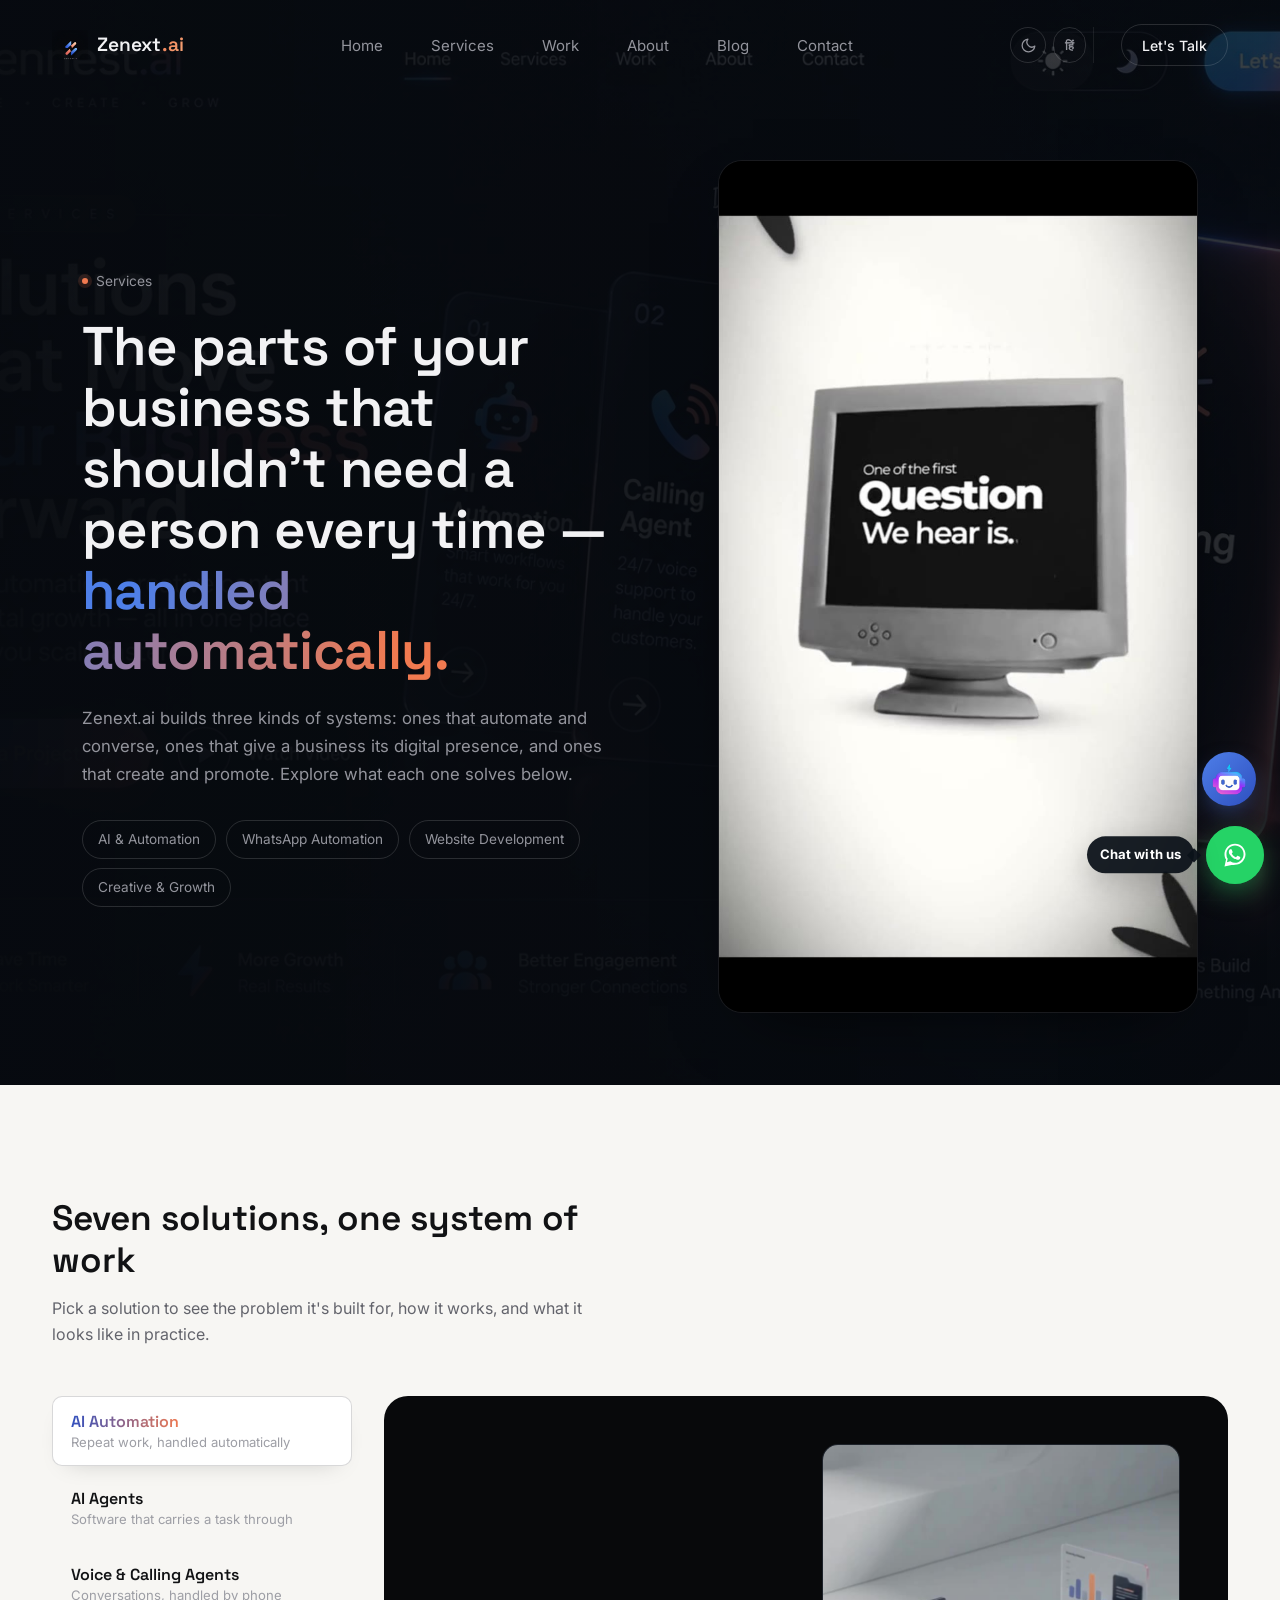
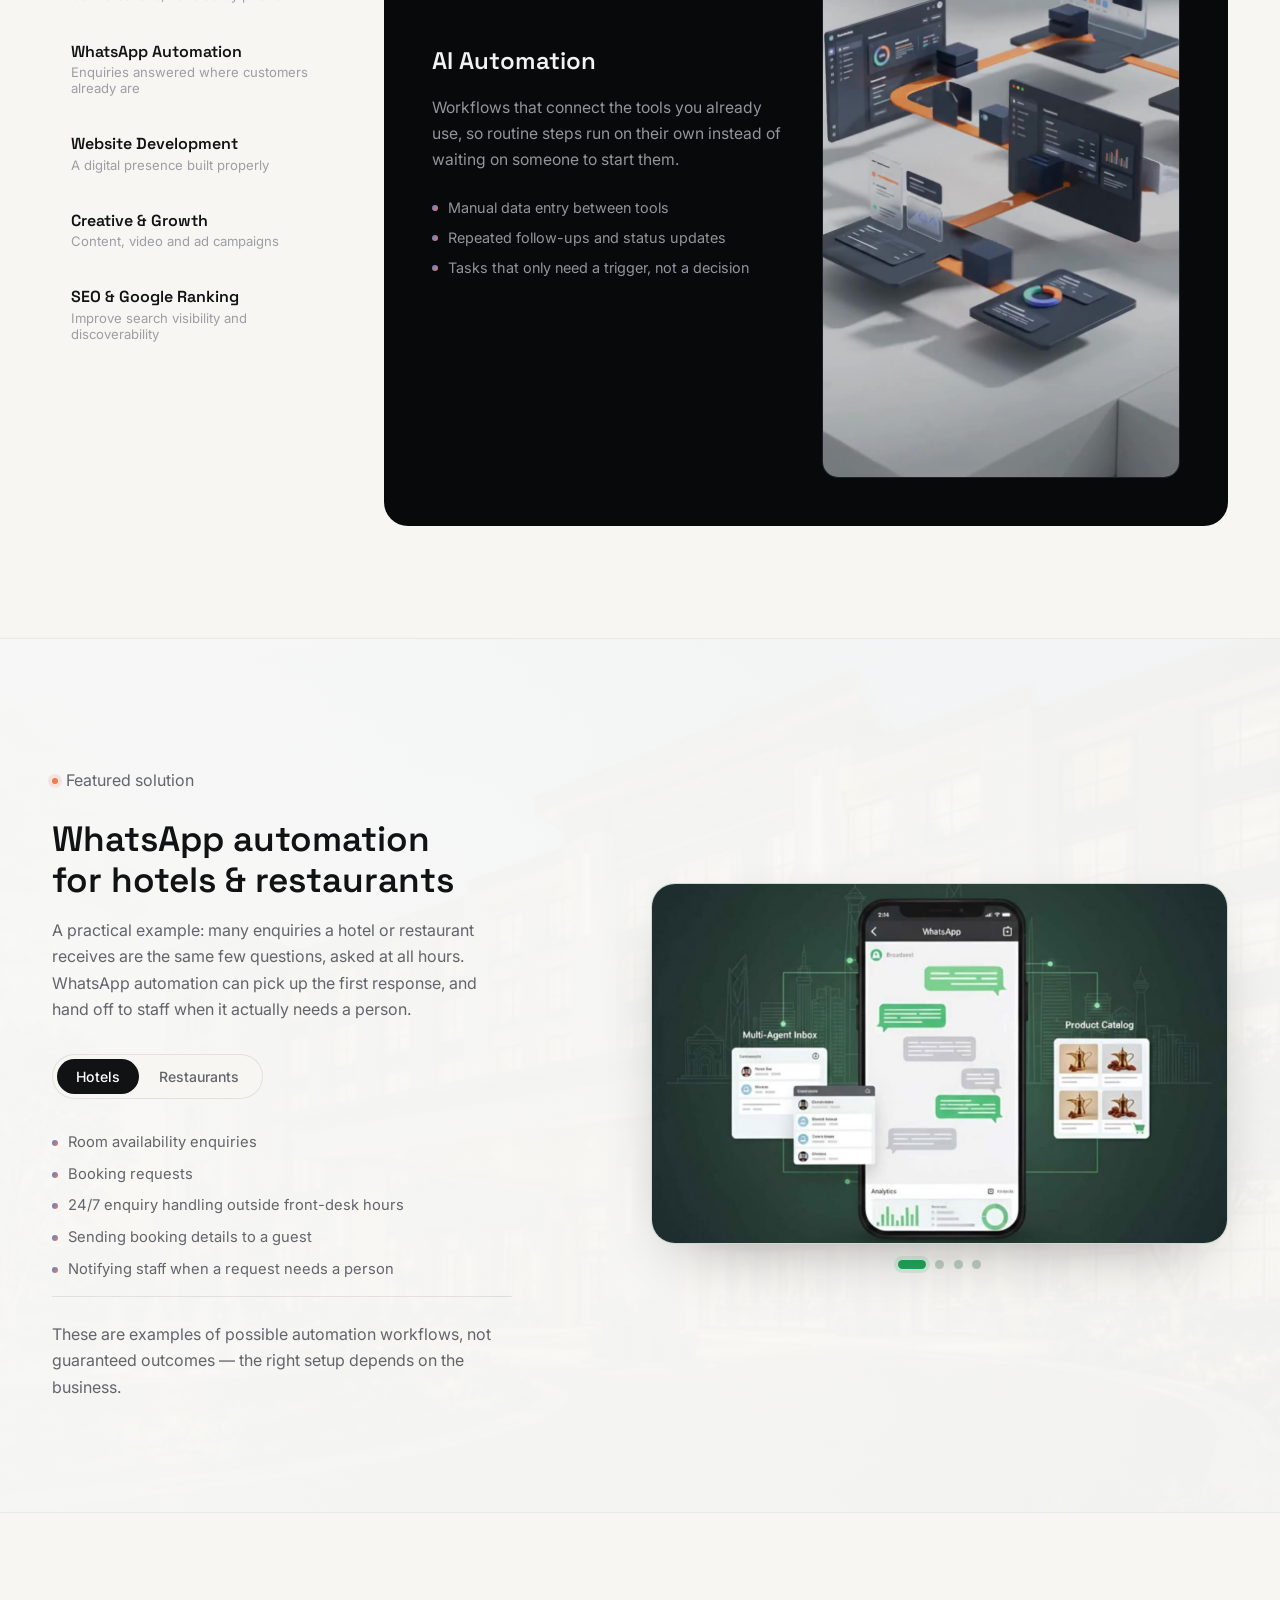
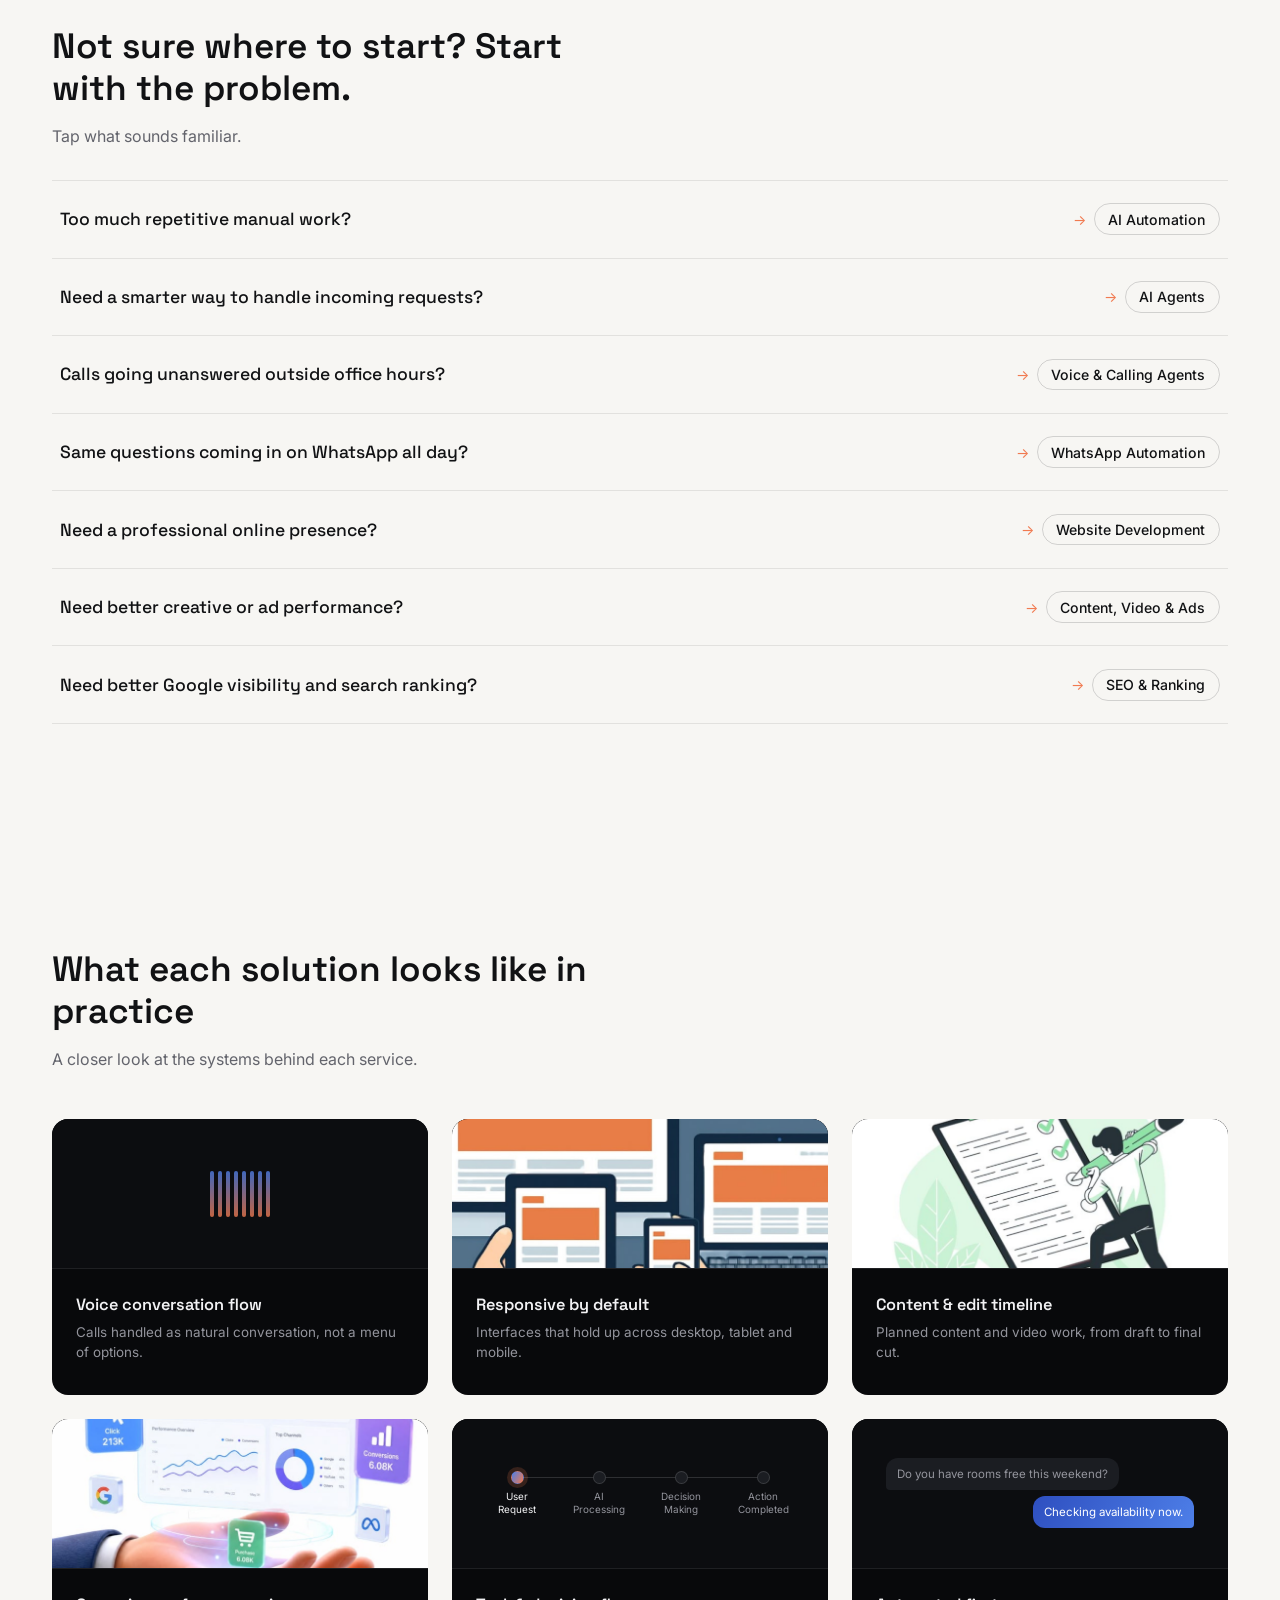
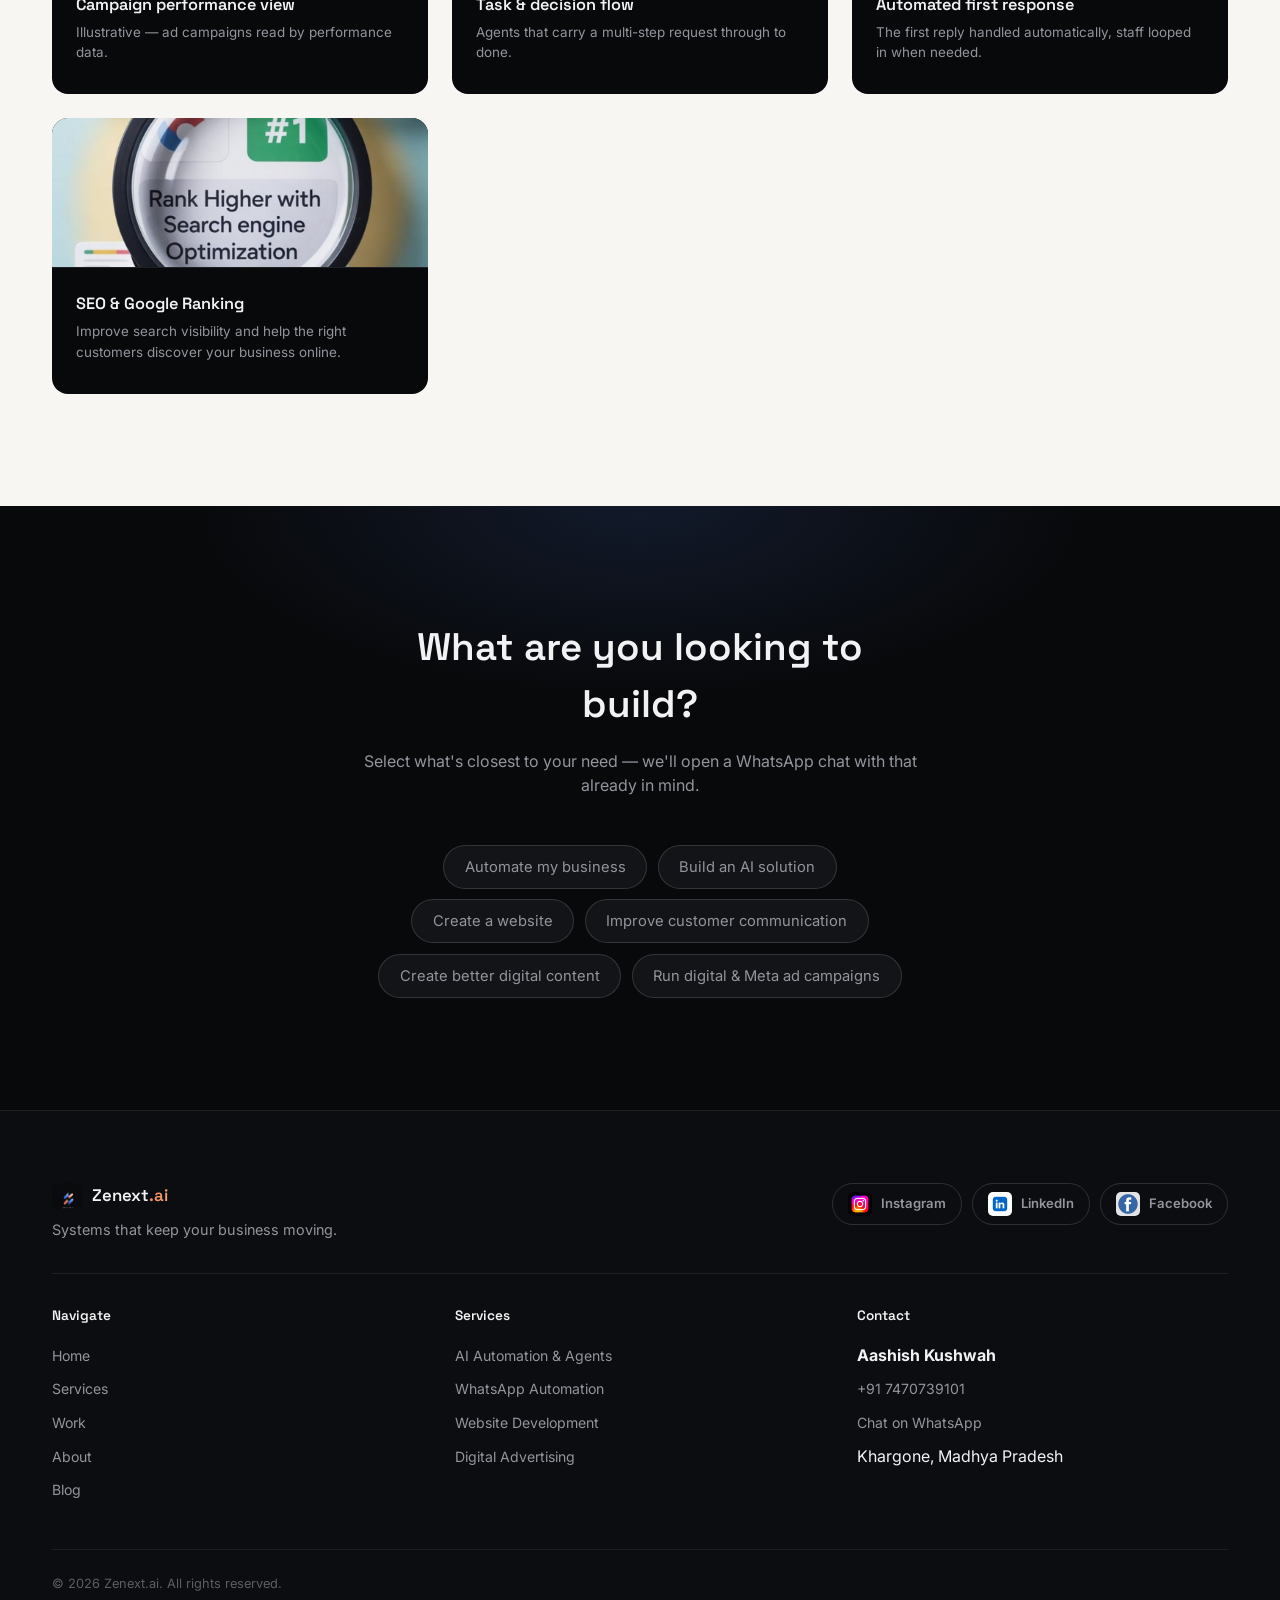
<file: zenext-ai-desktop-only-fix/zenext-ai/services.html>
<!DOCTYPE html>

<html lang="en" data-page-theme="dark">
<head>
<meta charset="utf-8"/>
<meta content="width=device-width, initial-scale=1.0" name="viewport"/>
<title>AI Automation Services — Calling Agents, WhatsApp &amp; Chatbots | Zenext.ai</title>

<meta
    name="description"
    content="Zenext.ai provides AI automation services for businesses, including AI calling agents, voice systems, WhatsApp automation, AI chatbots, website development, content creation and digital solutions."
/>

<link rel="canonical" href="https://zenext.ai/services.html"/>

<!-- Open Graph -->
<meta property="og:type" content="website"/>
<meta property="og:title" content="AI Automation Services — Zenext.ai"/>
<meta
    property="og:description"
    content="AI calling agents, WhatsApp automation, AI chatbots, websites, content creation and digital solutions for businesses."
/>
<meta property="og:url" content="https://zenext.ai/services.html"/>
<meta property="og:site_name" content="Zenext.ai"/>

<!-- Twitter / X -->
<meta name="twitter:card" content="summary"/>
<meta name="twitter:title" content="AI Automation Services — Zenext.ai"/>
<meta
    name="twitter:description"
    content="AI automation, calling agents, WhatsApp automation, chatbots, websites and digital solutions."
/>
<link href="assets/logo-icon.png" rel="icon"/>
<link href="css/styles.css" rel="stylesheet"/>
<link href="css/services.css" rel="stylesheet"/>
<link href="css/chatbot.css" rel="stylesheet"/>
<script>
  (function () {
    try {
      var t = localStorage.getItem('zenext-theme');
      var resolved = t === 'system' ? (window.matchMedia && window.matchMedia('(prefers-color-scheme: light)').matches ? 'light' : 'dark') : (t === 'light' ? 'light' : 'dark'); document.documentElement.setAttribute('data-theme', resolved);
    } catch (e) {
      document.documentElement.setAttribute('data-theme', 'dark');
    }
  })();
</script>

<!-- Phase 2: page-specific structured data -->
<script type="application/ld+json">
{
  "@context": "https://schema.org",
  "@type": "CollectionPage",
  "@id": "https://zenext.ai/services.html#webpage",
  "url": "https://zenext.ai/services.html",
  "name": "AI Automation Services — Calling Agents, WhatsApp & Chatbots | Zenext.ai",
  "description": "Zenext.ai provides AI automation services for businesses, including AI calling agents, voice systems, WhatsApp automation, AI chatbots, website development, content creation and digital solutions.",
  "isPartOf": {
    "@type": "WebSite",
    "@id": "https://zenext.ai/#website",
    "name": "Zenext.ai",
    "url": "https://zenext.ai/"
  },
  "about": {
    "@type": "Thing",
    "name": "AI automation and digital services"
  },
  "publisher": {
    "@type": "Organization",
    "@id": "https://zenext.ai/#organization",
    "name": "Zenext.ai",
    "url": "https://zenext.ai/"
  }
}
</script>
</head>
<body class="is-loading">
<!-- ============================================
     Loading Screen (brand reveal) — same as Phase 1
     ============================================ -->
<div aria-label="Zenext.ai is loading" class="loader" id="loader" role="status">
<div class="loader__mark">
<img alt="" class="loader__logo" src="assets/logo-icon.png"/>
</div>
<p class="loader__word">Zenext<span>.ai</span></p>
<div class="loader__bar"><span class="loader__fill" id="loaderFill"></span></div>
</div>
<!-- ============================================
     Navigation — unchanged from Phase 1
     ============================================ -->
<header class="nav" id="nav">
<div class="container nav__inner">
<a class="nav__brand" href="index.html">
<img alt="Zenext.ai" src="assets/logo-icon.png"/>
<span class="nav__brand-text">Zenext<span>.ai</span></span>
</a>
<nav>
<ul class="nav__links" id="navLinks">
<li><a data-i18n="nav.home" href="index.html">Home</a></li>
<li><a aria-current="page" data-i18n="nav.services" href="services.html">Services</a></li>
<li><a data-i18n="nav.work" href="projects.html">Work</a></li>
<li><a data-i18n="nav.about" href="about.html">About</a></li>
<li><a data-i18n="nav.blog" href="blog.html">Blog</a></li>
<li><a data-i18n="nav.contact" href="contact.html">Contact</a></li>
</ul>
</nav>
<div class="nav__actions">
<div class="nav__utility">
<button aria-label="Choose theme" aria-expanded="false" aria-pressed="false" class="icon-btn" data-theme-toggle="">
<svg class="icon-moon" fill="none" stroke="currentColor" stroke-linecap="round" stroke-linejoin="round" stroke-width="1.8" viewbox="0 0 24 24"><path d="M21 12.79A9 9 0 1 1 11.21 3 7 7 0 0 0 21 12.79z"></path></svg>
<svg class="icon-sun" fill="none" stroke="currentColor" stroke-linecap="round" stroke-linejoin="round" stroke-width="1.8" viewbox="0 0 24 24"><circle cx="12" cy="12" r="4.5"></circle><line x1="12" x2="12" y1="1.5" y2="4"></line><line x1="12" x2="12" y1="20" y2="22.5"></line><line x1="1.5" x2="4" y1="12" y2="12"></line><line x1="20" x2="22.5" y1="12" y2="12"></line><line x1="4.4" x2="6.1" y1="4.4" y2="6.1"></line><line x1="17.9" x2="19.6" y1="17.9" y2="19.6"></line><line x1="4.4" x2="6.1" y1="19.6" y2="17.9"></line><line x1="17.9" x2="19.6" y1="6.1" y2="4.4"></line></svg>
</button>
<button aria-label="हिंदी में बदलें" type="button" class="icon-btn lang-btn" data-lang-toggle="">हिं</button>
</div>
<a class="btn btn--ghost btn--nav" data-i18n="nav.cta" href="contact.html">Let's Talk</a>
<button aria-expanded="false" aria-label="Toggle menu" class="nav__toggle" id="navToggle">
<span></span><span></span><span></span>
</button>
</div>
</div>
</header>
<main class="svc-main">
<!-- ============================================
     Section 1 — Services Opening
     ============================================ -->
<section class="svc-hero">
<div class="container svc-hero__inner">
<div class="svc-hero__copy">
<p class="svc-kicker"><span class="dot"></span> Services</p>
<h1 class="svc-hero__title">
<span data-i18n="svcHero.titlePre">The parts of your business that shouldn't need a person every time —</span> <span class="grad" data-i18n="svcHero.titleGrad">handled automatically.</span>
</h1>
<p class="svc-hero__desc" data-i18n="svcHero.desc">
        Zenext.ai builds three kinds of systems: ones that automate and converse, ones that give a business its digital presence, and ones that create and promote. Explore what each one solves below.
      </p>
<div class="svc-hero__groups">
<a href="#explorer">AI &amp; Automation</a>
<a href="#wa-feature">WhatsApp Automation</a>
<a href="#explorer">Website Development</a>
<a href="#explorer">Creative &amp; Growth</a>
</div>
</div>
<div class="svc-hero__media">
<video aria-label="Zenext.ai services demonstration" autoplay class="svc-hero__video" id="servicesHeroVideo" loop muted playsinline preload="metadata" poster="assets/services/services-hero-poster.jpg">
<source src="assets/services/services-hero-video.mp4" type="video/mp4"/>
</video>
</div>
</div>
</section>
<!-- ============================================
     Section 2 — Interactive Service Explorer
     ============================================ -->
<section class="svc-section explorer" id="explorer">
<div class="container">
<div class="explorer__head">
<h2 data-i18n="explorer.heading">Seven solutions, one system of work</h2>
<p data-i18n="explorer.sub">Pick a solution to see the problem it's built for, how it works, and what it looks like in practice.</p>
</div>
<!-- Mobile tab strip -->
<div class="explorer__tabs--mobile" id="explorerTabsMobile">
<button class="is-active" data-tab="automation">Automation</button>
<button data-tab="agents">AI Agents</button>
<button data-tab="voice">Voice &amp; Calling</button>
<button data-tab="whatsapp">WhatsApp</button>
<button data-tab="website">Website</button>
<button data-tab="creative">Creative &amp; Ads</button>
<button data-tab="seo">SEO &amp; Ranking</button>
</div>
<div class="explorer__grid">
<!-- Desktop tab list -->
<ul class="explorer__tabs" id="explorerTabs">
<li><button class="explorer__tab is-active" data-tab="automation">
<span class="explorer__tab-name" data-i18n="tab.automation.name">AI Automation</span>
<span class="explorer__tab-sub" data-i18n="tab.automation.sub">Repeat work, handled automatically</span>
</button></li>
<li><button class="explorer__tab" data-tab="agents">
<span class="explorer__tab-name" data-i18n="tab.agents.name">AI Agents</span>
<span class="explorer__tab-sub" data-i18n="tab.agents.sub">Software that carries a task through</span>
</button></li>
<li><button class="explorer__tab" data-tab="voice">
<span class="explorer__tab-name" data-i18n="tab.voice.name">Voice &amp; Calling Agents</span>
<span class="explorer__tab-sub" data-i18n="tab.voice.sub">Conversations, handled by phone</span>
</button></li>
<li><button class="explorer__tab" data-tab="whatsapp">
<span class="explorer__tab-name" data-i18n="tab.whatsapp.name">WhatsApp Automation</span>
<span class="explorer__tab-sub" data-i18n="tab.whatsapp.sub">Enquiries answered where customers already are</span>
</button></li>
<li><button class="explorer__tab" data-tab="website">
<span class="explorer__tab-name" data-i18n="tab.website.name">Website Development</span>
<span class="explorer__tab-sub" data-i18n="tab.website.sub">A digital presence built properly</span>
</button></li>
<li><button class="explorer__tab" data-tab="creative">
<span class="explorer__tab-name" data-i18n="tab.creative.name">Creative &amp; Growth</span>
<span class="explorer__tab-sub" data-i18n="tab.creative.sub">Content, video and ad campaigns</span>
</button></li>
<li><button class="explorer__tab" data-tab="seo">
<span class="explorer__tab-name">SEO &amp; Google Ranking</span>
<span class="explorer__tab-sub">Improve search visibility and discoverability</span>
</button></li>
</ul>
<div class="explorer__panels" id="explorerPanels">
<div class="explorer__panel is-active" data-panel="automation">
<div class="explorer__panel-copy">
<h3>AI Automation</h3>
<p>Workflows that connect the tools you already use, so routine steps run on their own instead of waiting on someone to start them.</p>
<ul class="explorer__solves">
<li>Manual data entry between tools</li>
<li>Repeated follow-ups and status updates</li>
<li>Tasks that only need a trigger, not a decision</li>
</ul>
</div>
<div class="explorer__visual explorer__visual--image">
<video aria-label="AI automation workflow demonstration" autoplay class="explorer__panel-video" loop muted playsinline preload="metadata" poster="assets/services/ai-automation-poster.jpg">
<source src="assets/services/ai-automation-video.mp4" type="video/mp4"/>
</video>
</div>
</div>
<div class="explorer__panel" data-panel="agents">
<div class="explorer__panel-copy">
<h3>AI Agents</h3>
<p>Where automation runs a fixed set of steps, an agent works through a task with some judgment — checking, deciding, and moving to the next step on its own.</p>
<ul class="explorer__solves">
<li>Multi-step requests that need context</li>
<li>Qualifying or sorting incoming work</li>
<li>Tasks that involve a small decision, not just a trigger</li>
</ul>
</div>
<div class="explorer__visual explorer__visual--image">
<img alt="AI agent assistant" loading="lazy" src="assets/services/ai-agents.jpg"/>
</div>
</div>
<div class="explorer__panel" data-panel="voice">
<div class="explorer__panel-copy">
<h3>Voice &amp; Calling Agents</h3>
<p>AI voice agents that can answer, ask questions, and route calls in natural conversation — so incoming calls don't only get handled during office hours.</p>
<ul class="explorer__solves">
<li>Calls that come in outside working hours</li>
<li>Repetitive questions handled by phone</li>
<li>Qualifying a caller before it reaches a person</li>
</ul>
</div>
<div class="explorer__visual explorer__visual--image">
<img alt="AI voice and calling agent" loading="lazy" src="assets/services/voice-calling.jpg"/>
</div>
</div>
<div class="explorer__panel" data-panel="whatsapp">
<div class="explorer__panel-copy">
<h3>WhatsApp Automation</h3>
<p>Automated replies inside WhatsApp itself — where many customers already prefer to ask a question rather than call or fill a form.</p>
<ul class="explorer__solves">
<li>Repeated enquiries at all hours</li>
<li>Booking or availability questions</li>
<li>Passing the right requests on to staff</li>
</ul>
</div>
<div class="explorer__visual explorer__visual--image">
<img alt="WhatsApp automation workflow" loading="lazy" src="assets/services/whatsapp-automation.jpg"/>
</div>
</div>
<div class="explorer__panel" data-panel="website">
<div class="explorer__panel-copy">
<h3>Website Development</h3>
<p>Websites built around what the business actually does — fast, responsive, and structured so they're easy to extend later.</p>
<ul class="explorer__solves">
<li>No real digital presence yet</li>
<li>A site that doesn't work well on mobile</li>
<li>An online presence that needs to grow with the business</li>
</ul>
</div>
<div class="explorer__visual explorer__visual--image">
<img alt="Web development services" decoding="async" fetchpriority="high" src="[data-uri]"/>
</div>
</div>
<div class="explorer__panel" data-panel="creative">
<div class="explorer__panel-copy">
<h3>Creative &amp; Growth</h3>
<p>Content, video editing, and ad campaigns — built and read by what performs, so the creative work and the media spend support each other.</p>
<ul class="explorer__solves">
<li>Content that needs planning, not just posting</li>
<li>Video that needs a real edit, not a rough cut</li>
<li>Ad spend without a clear read on performance</li>
</ul>
</div>
<div class="explorer__visual explorer__visual--image">
<img alt="Creative growth and big ideas" loading="lazy" src="assets/services/creative-growth.jpg"/>
</div>
</div>
<div class="explorer__panel" data-panel="seo">
<div class="explorer__panel-copy">
<h3>SEO &amp; Google Ranking</h3>
<p>Improve how your business appears in search, strengthen the pages that matter, and make it easier for potential customers to find you online.</p>
<ul class="explorer__solves">
<li>Low visibility in relevant Google searches</li>
<li>Website pages that are not structured for search</li>
<li>Business information that is hard for customers to discover</li>
</ul>
</div>
<div class="explorer__visual explorer__visual--image">
<img alt="SEO and Google ranking" loading="lazy" src="assets/services/seo-google-ranking.jpg"/>
</div>
</div>
</div>
</div>
</div>
</section>
<!-- ============================================
     Section 3 — Featured WhatsApp Automation
     ============================================ -->
<section class="svc-section wa-feature" id="wa-feature">
<div class="container wa-feature__grid">
<div class="wa-feature__copy">
<p class="svc-kicker"><span class="dot"></span> Featured solution</p>
<h2 data-i18n="waFeature.heading">WhatsApp automation for hotels &amp; restaurants</h2>
<p data-i18n="waFeature.desc">A practical example: many enquiries a hotel or restaurant receives are the same few questions, asked at all hours. WhatsApp automation can pick up the first response, and hand off to staff when it actually needs a person.</p>
<div class="wa-feature__toggle" id="waToggle" role="tablist">
<button aria-selected="true" class="is-active" data-audience="hotel" data-i18n="waFeature.hotels" role="tab">Hotels</button>
<button aria-selected="false" data-audience="restaurant" data-i18n="waFeature.restaurants" role="tab">Restaurants</button>
</div>
<ul class="wa-feature__list" id="waList">
<!-- populated by services.js -->
</ul>
<p class="wa-feature__note" data-i18n="waFeature.note">These are examples of possible automation workflows, not guaranteed outcomes — the right setup depends on the business.</p>
</div>
<!-- Desktop-only WhatsApp automation visual carousel. Mobile keeps the existing WhatsApp mock unchanged. -->
<div class="wa-feature__carousel" aria-label="WhatsApp automation examples">
  <div class="wa-feature__slides">
    <figure class="wa-feature__slide is-active"><img src="assets/services/wa-carousel-1.jpg" alt="WhatsApp automation inbox and product catalog" loading="lazy"/></figure>
    <figure class="wa-feature__slide"><img src="assets/services/wa-carousel-2.jpg" alt="WhatsApp chatbot for business" loading="lazy"/></figure>
    <figure class="wa-feature__slide"><img src="assets/services/wa-carousel-3.jpg" alt="WhatsApp business automation workflow" loading="lazy"/></figure>
    <figure class="wa-feature__slide"><img src="assets/services/wa-carousel-4.jpg" alt="WhatsApp automation connected across devices" loading="lazy"/></figure>
  </div>
  <div class="wa-feature__carousel-dots" aria-label="Carousel navigation">
    <button class="is-active" type="button" aria-label="Show image 1"></button>
    <button type="button" aria-label="Show image 2"></button>
    <button type="button" aria-label="Show image 3"></button>
    <button type="button" aria-label="Show image 4"></button>
  </div>
</div>
<div class="wa-mock">
<div class="wa-mock__header">
<span class="wa-mock__avatar">Z</span>
<div>
<div class="wa-mock__title" id="waMockTitle">Grand Palm Hotel</div>
<div class="wa-mock__status"><span></span> Automated reply active</div>
</div>
</div>
<div class="wa-mock__thread" id="waThread">
<!-- populated by services.js -->
</div>
<div class="wa-mock__flow">
<div class="wa-mock__flow-step is-live"><span class="wa-mock__flow-dot"></span><span>Enquiry received</span></div>
<div class="wa-mock__flow-line"></div>
<div class="wa-mock__flow-step" data-flow-step="2"><span class="wa-mock__flow-dot"></span><span>Automation processes it</span></div>
<div class="wa-mock__flow-line"></div>
<div class="wa-mock__flow-step" data-flow-step="3"><span class="wa-mock__flow-dot"></span><span>Reply or info sent</span></div>
<div class="wa-mock__flow-line"></div>
<div class="wa-mock__flow-step" data-flow-step="4"><span class="wa-mock__flow-dot"></span><span>Staff notified if needed</span></div>
</div>
</div>
</div>
</section>
<!-- ============================================
     Section 4 — Problem to Solution
     ============================================ -->
<section class="svc-section p2s">
<div class="container">
<div class="p2s__head">
<h2 data-i18n="p2s.heading">Not sure where to start? Start with the problem.</h2>
<p data-i18n="p2s.sub">Tap what sounds familiar.</p>
</div>
<div class="p2s__list" id="p2sList">
<button class="p2s__row" data-target="automation">
<span class="p2s__question">Too much repetitive manual work?</span>
<span class="p2s__answer"><span class="arrow">→</span> <span class="tag">AI Automation</span></span>
</button>
<button class="p2s__row" data-target="agents">
<span class="p2s__question">Need a smarter way to handle incoming requests?</span>
<span class="p2s__answer"><span class="arrow">→</span> <span class="tag">AI Agents</span></span>
</button>
<button class="p2s__row" data-target="voice">
<span class="p2s__question">Calls going unanswered outside office hours?</span>
<span class="p2s__answer"><span class="arrow">→</span> <span class="tag">Voice &amp; Calling Agents</span></span>
</button>
<button class="p2s__row" data-target="wa-feature">
<span class="p2s__question">Same questions coming in on WhatsApp all day?</span>
<span class="p2s__answer"><span class="arrow">→</span> <span class="tag">WhatsApp Automation</span></span>
</button>
<button class="p2s__row" data-target="website">
<span class="p2s__question">Need a professional online presence?</span>
<span class="p2s__answer"><span class="arrow">→</span> <span class="tag">Website Development</span></span>
</button>
<button class="p2s__row" data-target="creative">
<span class="p2s__question">Need better creative or ad performance?</span>
<span class="p2s__answer"><span class="arrow">→</span> <span class="tag">Content, Video &amp; Ads</span></span>
</button>
<button class="p2s__row" data-target="seo">
<span class="p2s__question">Need better Google visibility and search ranking?</span>
<span class="p2s__answer"><span class="arrow">→</span> <span class="tag">SEO &amp; Ranking</span></span>
</button>
</div>
</div>
</section>
<!-- ============================================
     Section 5 — Service Deep-Dive Visuals
     ============================================ -->
<section class="svc-section gallery">
<div class="container">
<div class="gallery__head">
<h2 data-i18n="gallery.heading">What each solution looks like in practice</h2>
<p data-i18n="gallery.sub">A closer look at the systems behind each service.</p>
</div>
<div class="gallery__grid">
<article class="gallery__card">
<div class="gallery__visual">
<div class="viz viz-wave" style="opacity:0.8;">
<span style="animation-delay:0s"></span><span style="animation-delay:0.1s"></span>
<span style="animation-delay:0.2s"></span><span style="animation-delay:0.3s"></span>
<span style="animation-delay:0.15s"></span><span style="animation-delay:0.25s"></span>
<span style="animation-delay:0.05s"></span><span style="animation-delay:0.35s"></span>
</div>
</div>
<div class="gallery__body">
<h3>Voice conversation flow</h3>
<p>Calls handled as natural conversation, not a menu of options.</p>
</div>
</article>
<article class="gallery__card">
<div class="gallery__visual gallery__visual--image">
<img alt="Responsive website shown across multiple devices" loading="lazy" src="assets/services/responsive-devices.jpg">
</img></div>
<div class="gallery__body">
<h3>Responsive by default</h3>
<p>Interfaces that hold up across desktop, tablet and mobile.</p>
</div>
</article>
<article class="gallery__card">
<div class="gallery__visual gallery__visual--image">
<img alt="Content and editing timeline illustration" loading="lazy" src="assets/services/content-timeline.jpg">
</img></div>
<div class="gallery__body">
<h3>Content &amp; edit timeline</h3>
<p>Planned content and video work, from draft to final cut.</p>
</div>
</article>
<article class="gallery__card">
<div class="gallery__visual gallery__visual--image">
<img alt="Digital advertising campaign performance dashboard" loading="lazy" src="assets/services/campaign-performance.jpg">
</img></div>
<div class="gallery__body">
<h3>Campaign performance view</h3>
<p>Illustrative — ad campaigns read by performance data.</p>
</div>
</article>
<article class="gallery__card">
<div class="gallery__visual" style="display:flex; align-items:center; justify-content:center;">
<div class="mini-flow" id="miniFlow">
<div class="mini-flow-step is-live"><span class="mini-flow-dot"></span><span>User<br/>Request</span></div>
<div class="mini-flow-step"><span class="mini-flow-dot"></span><span>AI<br/>Processing</span></div>
<div class="mini-flow-step"><span class="mini-flow-dot"></span><span>Decision<br/>Making</span></div>
<div class="mini-flow-step"><span class="mini-flow-dot"></span><span>Action<br/>Completed</span></div>
</div>
</div>
<div class="gallery__body">
<h3>Task &amp; decision flow</h3>
<p>Agents that carry a multi-step request through to done.</p>
</div>
</article>
<article class="gallery__card">
<div class="gallery__visual" style="display:flex; align-items:center; justify-content:center;">
<div class="wa-preview" style="width:82%; gap:0.4rem;">
<div class="wa-preview__bubble wa-preview__bubble--in" style="font-size:0.72rem; padding:0.5rem 0.7rem;">Do you have rooms free this weekend?</div>
<div class="wa-preview__bubble wa-preview__bubble--out" style="font-size:0.72rem; padding:0.5rem 0.7rem;">Checking availability now.</div>
</div>
</div>
<div class="gallery__body">
<h3>Automated first response</h3>
<p>The first reply handled automatically, staff looped in when needed.</p>
</div>
</article>
<article class="gallery__card">
<div class="gallery__visual gallery__visual--image">
<img alt="SEO and Google ranking" loading="lazy" src="assets/services/seo-google-ranking.jpg"/>
</div>
<div class="gallery__body">
<h3>SEO &amp; Google Ranking</h3>
<p>Improve search visibility and help the right customers discover your business online.</p>
</div>
</article>
</div>
</div>
</section>
<!-- ============================================
     Section 6 — Choose Your Direction
     ============================================ -->
<section class="svc-section direction" id="direction">
<div class="container direction__inner">
<h2 data-i18n="direction.heading">What are you looking to build?</h2>
<p data-i18n="direction.sub">Select what's closest to your need — we'll open a WhatsApp chat with that already in mind.</p>
<div class="direction__options" id="directionOptions">
<button class="direction__option" data-option="Automate My Business">Automate my business</button>
<button class="direction__option" data-option="Build an AI Solution">Build an AI solution</button>
<button class="direction__option" data-option="Create a Website">Create a website</button>
<button class="direction__option" data-option="Improve Customer Communication">Improve customer communication</button>
<button class="direction__option" data-option="Create Better Digital Content">Create better digital content</button>
<button class="direction__option" data-option="Run Digital and Meta Ad Campaigns">Run digital &amp; Meta ad campaigns</button>
</div>
<div class="direction__result" id="directionResult">
<p id="directionResultText"></p>
<a class="btn btn--primary" href="#" id="directionResultBtn" rel="noopener noreferrer" target="_blank">Continue on WhatsApp</a>
</div>
</div>
</section>
</main>
<!-- ============================================
     Footer
     ============================================ -->
<footer class="footer">
<div class="container">
<div class="footer__top">
<div class="footer__brand-block">
<div class="footer__brand">
<img alt="Zenext.ai" src="assets/logo-icon.png">
<span>Zenext<em>.ai</em></span>
</img></div>
<p class="footer__tagline" data-i18n="footer.tagline">Systems that keep your business moving.</p>
</div>
<div class="footer__social">
<a aria-label="Zenext.ai on Instagram" href="https://www.instagram.com/zennext.ai?igsi=MWIyZ3A3NWZlOWh0cg==" rel="noopener noreferrer" target="_blank"><img alt="Instagram logo" class="footer__social-logo" src="assets/social/instagram.jpg"/>

<span>Instagram</span>
</a>
<a aria-label="Zenext.ai on LinkedIn" href="https://www.linkedin.com/in/aashish-kushwah-0821ba380?utm_source=share_via&amp;utm_content=profile&amp;utm_medium=member_android" rel="noopener noreferrer" target="_blank"><img alt="LinkedIn logo" class="footer__social-logo" src="assets/social/linkedin.jpg"/>

<span>LinkedIn</span>
</a>
<a aria-label="Zenext.ai on Facebook" href="https://www.facebook.com/share/1cNXXtgRaE/" rel="noopener noreferrer" target="_blank"><img alt="Facebook logo" class="footer__social-logo" src="assets/social/facebook.jpg"/>

<span>Facebook</span>
</a>
</div>
</div>
<div class="footer__grid">
<div>
<p class="footer__heading" data-i18n="footer.navHeading">Navigate</p>
<ul class="footer__links">
<li><a data-i18n="nav.home" href="index.html#top">Home</a></li>
<li><a data-i18n="nav.services" href="services.html">Services</a></li>
<li><a data-i18n="nav.work" href="projects.html">Work</a></li>
<li><a data-i18n="nav.about" href="about.html">About</a></li>
<li><a data-i18n="nav.blog" href="blog.html">Blog</a></li>
</ul>
</div>
<div>
<p class="footer__heading" data-i18n="footer.servicesHeading">Services</p>
<ul class="footer__links">
<li><a data-i18n="card1.name" href="#explorer">AI Automation &amp; Agents</a></li>
<li><a data-i18n="tab.whatsapp.name" href="#wa-feature">WhatsApp Automation</a></li>
<li><a data-i18n="card3.name" href="#explorer">Website Development</a></li>
<li><a data-i18n="card5.name" href="#explorer">Digital Advertising</a></li>
</ul>
</div>
<div>
<p class="footer__heading" data-i18n="footer.contactHeading">Contact</p>
<ul class="footer__links">
<li><strong>Aashish Kushwah</strong></li>
<li><a href="tel:+917470739101">+91 7470739101</a></li>
<li><a data-i18n="footer.whatsapp" href="https://wa.me/917470739101?text=Hi%20Zenext.ai%2C%20I%27d%20like%20to%20talk%20about%20a%20project." rel="noopener noreferrer" target="_blank">Chat on WhatsApp</a></li>
<li>Khargone, Madhya Pradesh</li>
</ul>
</div>
</div>
<div class="footer__bottom">
<span>© <span id="footerYear">2026</span> Zenext.ai. <span data-i18n="footer.rights">All rights reserved.</span></span>
</div>
</div>
</footer>
<!-- ============================================
     Floating WhatsApp Button — unchanged from Phase 1
     ============================================ -->
<a aria-label="Chat with Zenext.ai on WhatsApp" class="whatsapp-btn" href="https://wa.me/917470739101?text=Hi%20Zenext.ai%2C%20I%27d%20like%20to%20talk%20about%20a%20project." rel="noopener noreferrer" target="_blank"><span class="whatsapp-btn__tip">Chat with us</span>
<span class="whatsapp-btn__ring"></span>
<svg fill="none" viewbox="0 0 32 32" xmlns="http://www.w3.org/2000/svg">
<path d="M16.02 3C9.4 3 4 8.37 4 15c0 2.29.64 4.43 1.75 6.26L4 29l7.94-1.7A11.9 11.9 0 0016.02 27C22.65 27 28 21.63 28 15S22.65 3 16.02 3z" fill="#fff"></path>
<path d="M16.02 5.2c5.4 0 9.8 4.38 9.8 9.8 0 5.42-4.4 9.8-9.8 9.8-1.83 0-3.53-.5-5-1.37l-.36-.21-3.9.99.97-3.8-.24-.39A9.72 9.72 0 016.22 15c0-5.42 4.4-9.8 9.8-9.8z" fill="#25D366"></path>
<path d="M12.3 9.9c-.24-.53-.5-.54-.73-.55h-.62c-.22 0-.57.08-.87.4-.3.3-1.13 1.1-1.13 2.7 0 1.58 1.16 3.11 1.32 3.33.16.21 2.24 3.55 5.5 4.83 2.72 1.07 3.28.86 3.87.8.59-.05 1.9-.77 2.17-1.52.27-.75.27-1.39.19-1.52-.08-.14-.3-.22-.63-.38-.32-.16-1.9-.94-2.2-1.05-.29-.1-.5-.16-.72.17-.21.32-.83 1.04-1.02 1.26-.19.21-.37.24-.7.08-.32-.16-1.35-.5-2.57-1.6-.95-.85-1.6-1.9-1.78-2.22-.19-.32-.02-.5.14-.65.14-.14.32-.37.48-.56.16-.19.21-.32.32-.53.1-.22.05-.4-.03-.56-.08-.16-.7-1.76-.99-2.4z" fill="#fff"></path>
</svg>
</a>
<script src="js/main.js"></script>
<script src="js/loader.js"></script>
<script src="js/theme.js"></script>
<script src="js/i18n.js"></script>
<script src="js/chatbot-knowledge.js"></script>
<script src="js/chatbot.js"></script>
<script src="js/services.js"></script>
<script>
(() => {
  const video = document.getElementById('servicesHeroVideo');
  if (!video) return;
  video.muted = true;
  video.defaultMuted = true;
  video.playsInline = true;
  const start = () => { const p = video.play(); if (p && p.catch) p.catch(() => {}); };
  if (video.readyState >= 2) start();
  video.addEventListener('canplay', start, { once: true });
  window.addEventListener('pageshow', start);
  document.addEventListener('visibilitychange', () => { if (!document.hidden) start(); });
})();
</script>
<script src="js/whatsapp-tip.js"></script></body>
</html>
</file>
<file: zenext-ai-desktop-only-fix/zenext-ai/css/styles.css>
/* ============================================
   Zenext.ai — Design System & Phase 1 Styles
   ============================================ */

@import url('https://fonts.googleapis.com/css2?family=Space+Grotesk:wght@400;500;600;700&family=Inter:wght@400;500;600&display=swap');

:root {
  /* Color */
  --bg: #08090b;
  --bg-soft: #0c0d10;
  --surface: #131418;
  --surface-raised: #1b1d22;
  --border: rgba(255, 255, 255, 0.08);
  --border-strong: rgba(255, 255, 255, 0.14);

  --blue: #4e7fe8;
  --blue-deep: #2e4fc0;
  --coral: #f17a50;
  --peach: #f5a87a;

  --text: #f2f2f4;
  --text-dim: #93949c;
  --text-faint: #5c5d64;

  /* Type */
  --font-display: 'Space Grotesk', sans-serif;
  --font-body: 'Inter', sans-serif;

  /* Spacing */
  --space-1: 0.5rem;
  --space-2: 1rem;
  --space-3: 1.5rem;
  --space-4: 2rem;
  --space-5: 3rem;
  --space-6: 4.5rem;
  --space-7: 7rem;

  --radius-s: 10px;
  --radius-m: 16px;
  --radius-l: 24px;

  --container: 1240px;
}

/* ============================================
   Light theme — same components, swapped tokens.
   Brand colors (blue/coral) stay constant; bg/text
   pairs flip together so contrast is preserved
   everywhere that already uses the variables.
   ============================================ */
:root[data-theme='light'] {
  --bg: #f7f6f3;
  --bg-soft: #efeeea;
  --surface: #ffffff;
  --surface-raised: #f2f1ed;
  --border: rgba(17, 18, 20, 0.1);
  --border-strong: rgba(17, 18, 20, 0.18);
  --text: #111214;
  --text-dim: #5b5c63;
  --text-faint: #8c8d94;
}

body,
.nav,
.panel,
.card,
.btn,
.whatsapp-btn,
.chatbot-btn,
.chatbot-window {
  transition: background-color 0.35s ease, border-color 0.35s ease, color 0.35s ease, box-shadow 0.35s ease;
}

* {
  margin: 0;
  padding: 0;
  box-sizing: border-box;
}

html {
  scroll-behavior: smooth;
}

body {
  background: var(--bg);
  color: var(--text);
  font-family: var(--font-body);
  font-size: 16px;
  line-height: 1.5;
  -webkit-font-smoothing: antialiased;
  overflow-x: hidden;
}

body::before {
  content: '';
  position: fixed;
  inset: 0;
  pointer-events: none;
  z-index: 0;
  background:
    radial-gradient(60% 45% at 82% 6%, rgba(78, 127, 232, 0.14), transparent 70%),
    radial-gradient(45% 35% at 8% 30%, rgba(241, 122, 80, 0.08), transparent 70%),
    repeating-linear-gradient(0deg, rgba(255, 255, 255, 0.025) 0px, rgba(255, 255, 255, 0.025) 1px, transparent 1px, transparent 64px),
    repeating-linear-gradient(90deg, rgba(255, 255, 255, 0.025) 0px, rgba(255, 255, 255, 0.025) 1px, transparent 1px, transparent 64px);
  background-size: auto, auto, 64px 64px, 64px 64px;
  animation: ambientDrift 26s ease-in-out infinite alternate;
}

:root[data-theme='light'] body::before {
  background:
    radial-gradient(60% 45% at 82% 6%, rgba(78, 127, 232, 0.1), transparent 70%),
    radial-gradient(45% 35% at 8% 30%, rgba(241, 122, 80, 0.07), transparent 70%),
    repeating-linear-gradient(0deg, rgba(17, 18, 20, 0.02) 0px, rgba(17, 18, 20, 0.02) 1px, transparent 1px, transparent 64px),
    repeating-linear-gradient(90deg, rgba(17, 18, 20, 0.02) 0px, rgba(17, 18, 20, 0.02) 1px, transparent 1px, transparent 64px);
  background-size: auto, auto, 64px 64px, 64px 64px;
}

@keyframes ambientDrift {
  0% { background-position: 0 0, 0 0, 0 0, 0 0; }
  100% { background-position: -4% 3%, 3% -3%, 12px 12px, -12px 12px; }
}

@media (prefers-reduced-motion: reduce) {
  body::before {
    animation: none;
  }
}

img {
  display: block;
  max-width: 100%;
}

a {
  color: inherit;
  text-decoration: none;
}

button {
  font-family: inherit;
  cursor: pointer;
}

.container {
  width: 100%;
  max-width: var(--container);
  margin: 0 auto;
  padding: 0 var(--space-4);
}

:focus-visible {
  outline: 2px solid var(--blue);
  outline-offset: 3px;
  border-radius: 4px;
}

@media (prefers-reduced-motion: reduce) {
  *, *::before, *::after {
    animation-duration: 0.001ms !important;
    animation-iteration-count: 1 !important;
    transition-duration: 0.001ms !important;
    scroll-behavior: auto !important;
  }
}

/* ============================================
   Navigation
   ============================================ */

.nav {
  position: fixed;
  top: 0;
  left: 0;
  right: 0;
  z-index: 100;
  padding: var(--space-3) 0;
  transition: background 0.3s ease, border-color 0.3s ease, padding 0.3s ease;
  border-bottom: 1px solid transparent;
}

.nav.is-scrolled {
  background: rgba(8, 9, 11, 0.82);
  backdrop-filter: blur(14px);
  -webkit-backdrop-filter: blur(14px);
  border-bottom: 1px solid var(--border);
  padding: var(--space-2) 0;
}

.nav__inner {
  display: flex;
  align-items: center;
  justify-content: space-between;
  gap: var(--space-4);
}

.nav__brand {
  display: flex;
  align-items: center;
  gap: 0.55rem;
}

.nav__brand img {
  height: 30px;
  width: auto;
}

.nav__brand-text {
  font-family: var(--font-display);
  font-size: 1.2rem;
  font-weight: 600;
  letter-spacing: 0.01em;
}

.nav__brand-text span {
  background: linear-gradient(120deg, var(--coral), var(--peach));
  -webkit-background-clip: text;
  background-clip: text;
  color: transparent;
}

.nav__links {
  display: flex;
  align-items: center;
  gap: var(--space-5);
  list-style: none;
}

.nav__links a {
  font-size: 0.94rem;
  color: var(--text-dim);
  position: relative;
  padding: 0.3rem 0;
  transition: color 0.2s ease;
}

.nav__links a:hover,
.nav__links a:focus-visible {
  color: var(--text);
}

.nav__links a::after {
  content: '';
  position: absolute;
  left: 0;
  right: 100%;
  bottom: -2px;
  height: 1.5px;
  background: linear-gradient(90deg, var(--blue), var(--coral));
  transition: right 0.25s ease;
}

.nav__links a:hover::after {
  right: 0;
}

.nav__actions {
  display: flex;
  align-items: center;
  gap: var(--space-3);
}

.btn {
  display: inline-flex;
  align-items: center;
  justify-content: center;
  gap: 0.5rem;
  padding: 0.7rem 1.4rem;
  border-radius: 999px;
  font-size: 0.92rem;
  font-weight: 500;
  border: 1px solid transparent;
  transition: transform 0.18s ease, background 0.18s ease, border-color 0.18s ease, box-shadow 0.18s ease;
  white-space: nowrap;
}

.btn:active {
  transform: scale(0.97);
}

.btn--primary {
  background: linear-gradient(120deg, var(--blue), var(--blue-deep));
  color: #fff;
  box-shadow: 0 8px 24px -8px rgba(78, 127, 232, 0.55);
}

.btn--primary:hover {
  box-shadow: 0 10px 28px -6px rgba(78, 127, 232, 0.7);
  transform: translateY(-1px);
}

.btn--ghost {
  background: transparent;
  border-color: var(--border-strong);
  color: var(--text);
}

.btn--ghost:hover {
  border-color: var(--coral);
  background: rgba(241, 122, 80, 0.06);
}

.btn--nav {
  padding: 0.6rem 1.25rem;
  font-size: 0.88rem;
}

.nav__toggle {
  display: none;
  flex-direction: column;
  gap: 5px;
  background: none;
  border: none;
  padding: 8px;
}

.nav__toggle span {
  width: 22px;
  height: 1.5px;
  background: var(--text);
  transition: transform 0.25s ease, opacity 0.25s ease;
}

/* Theme + language controls */
.nav__utility {
  display: flex;
  align-items: center;
  gap: 0.4rem;
  padding-right: 0.4rem;
  margin-right: 0.2rem;
  border-right: 1px solid var(--border);
}

.icon-btn {
  display: inline-flex;
  align-items: center;
  justify-content: center;
  width: 36px;
  height: 36px;
  border-radius: 50%;
  border: 1px solid var(--border-strong);
  background: transparent;
  color: var(--text-dim);
  transition: border-color 0.2s ease, color 0.2s ease, background 0.2s ease;
}

.icon-btn:hover {
  border-color: var(--coral);
  color: var(--text);
}

.icon-btn svg {
  width: 17px;
  height: 17px;
}

.icon-btn .icon-sun { display: none; }
:root[data-theme='light'] .icon-btn .icon-moon { display: none; }
:root[data-theme='light'] .icon-btn .icon-sun { display: block; }

.lang-btn {
  width: auto;
  padding: 0 0.7rem;
  border-radius: 999px;
  font-size: 0.78rem;
  font-weight: 600;
  letter-spacing: 0.02em;
}

/* ============================================
   Hero
   ============================================ */

.hero {
  position: relative;
  z-index: 1;
  padding: calc(var(--space-7) + 2rem) 0 var(--space-6);
  min-height: 100vh;
  display: flex;
  align-items: center;
  --hero-scroll: 0;
}

@media (prefers-reduced-motion: no-preference) {
  .hero-frame {
    transform: scale(calc(1 - var(--hero-scroll, 0) * 0.04)) translateY(calc(var(--hero-scroll, 0) * -14px));
    opacity: calc(1 - var(--hero-scroll, 0) * 0.35);
  }
}

.hero__grid {
  display: grid;
  grid-template-columns: 1.05fr 0.95fr;
  gap: var(--space-6);
  align-items: center;
}

.hero__eyebrow {
  display: inline-flex;
  align-items: center;
  gap: 0.5rem;
  font-size: 0.78rem;
  color: var(--text-dim);
  margin-bottom: var(--space-3);
  text-transform: uppercase;
  letter-spacing: 0.08em;
  font-weight: 500;
}

.hero__eyebrow .dot {
  width: 6px;
  height: 6px;
  border-radius: 50%;
  background: var(--coral);
  box-shadow: 0 0 0 4px rgba(241, 122, 80, 0.15);
}

.hero__title {
  font-family: var(--font-display);
  font-size: clamp(2.5rem, 4.6vw, 3.75rem);
  line-height: 1.08;
  font-weight: 600;
  letter-spacing: -0.01em;
  max-width: 15ch;
}

.hero__title .grad {
  background: linear-gradient(100deg, var(--blue) 10%, var(--coral) 90%);
  -webkit-background-clip: text;
  background-clip: text;
  color: transparent;
}

.hero__desc {
  margin-top: var(--space-3);
  font-size: 1.08rem;
  color: var(--text-dim);
  max-width: 46ch;
  line-height: 1.65;
}

.hero__actions {
  display: flex;
  gap: var(--space-2);
  margin-top: var(--space-4);
  flex-wrap: wrap;
}

.hero__meta {
  display: flex;
  gap: var(--space-5);
  margin-top: var(--space-6);
  padding-top: var(--space-4);
  border-top: 1px solid var(--border);
  max-width: 46ch;
}

.hero__meta-item {
  display: flex;
  flex-direction: column;
  gap: 0.2rem;
}

.hero__meta-item strong {
  font-family: var(--font-display);
  font-size: 1rem;
  font-weight: 600;
}

.hero__meta-item span {
  font-size: 0.82rem;
  color: var(--text-faint);
}

/* ---- Hero visual: signal panel ---- */

.panel {
  position: relative;
  background: linear-gradient(180deg, var(--surface), var(--bg-soft));
  border: 1px solid var(--border);
  border-radius: var(--radius-l);
  padding: var(--space-4);
  box-shadow: 0 30px 60px -30px rgba(0, 0, 0, 0.6);
}

.panel__header {
  display: flex;
  align-items: center;
  justify-content: space-between;
  margin-bottom: var(--space-3);
}

.panel__title {
  font-family: var(--font-display);
  font-size: 0.88rem;
  color: var(--text-dim);
  display: flex;
  align-items: center;
  gap: 0.5rem;
}

.panel__title .pulse {
  width: 7px;
  height: 7px;
  border-radius: 50%;
  background: #4ade80;
  box-shadow: 0 0 0 3px rgba(74, 222, 128, 0.18);
  animation: pulse 2.4s ease-in-out infinite;
}

@keyframes pulse {
  0%, 100% { opacity: 1; }
  50% { opacity: 0.35; }
}

.panel__dots {
  display: flex;
  gap: 6px;
}

.panel__dots span {
  width: 7px;
  height: 7px;
  border-radius: 50%;
  background: var(--border-strong);
}

.signal {
  width: 100%;
  height: auto;
  display: block;
}

.signal .node-box {
  fill: var(--surface-raised);
  stroke: var(--border-strong);
  stroke-width: 1;
}

.signal .node-label {
  fill: var(--text-dim);
  font-family: 'Inter', sans-serif;
  font-size: 10.5px;
}

.node-label--emphasis {
  fill: var(--text) !important;
  font-weight: 500;
}

.node-icon-emphasis {
  stroke: var(--text) !important;
}

.node-dot-emphasis {
  fill: var(--text) !important;
}

.signal .node-sub {
  fill: var(--text-faint);
  font-family: 'Inter', sans-serif;
  font-size: 8.5px;
}

.signal .flow-path {
  fill: none;
  stroke: url(#flowGradient);
  stroke-width: 1.5;
  stroke-dasharray: 6 5;
  animation: dash 2.2s linear infinite;
}

@keyframes dash {
  to { stroke-dashoffset: -22; }
}

.signal .flow-static {
  fill: none;
  stroke: var(--border);
  stroke-width: 1;
}

.signal .node-icon-stroke {
  fill: none;
  stroke-width: 1.4;
  stroke-linecap: round;
  stroke-linejoin: round;
}

.panel__footer {
  margin-top: var(--space-3);
  padding-top: var(--space-3);
  border-top: 1px solid var(--border);
  display: flex;
  justify-content: space-between;
  font-size: 0.78rem;
  color: var(--text-faint);
}

.panel__footer strong {
  color: var(--text-dim);
  font-weight: 500;
}

/* ============================================
   Hero visual frame (Part 1) — cinematic image
   frame replacing the old pipeline diagram panel.
   ============================================ */

.hero-frame {
  position: relative;
  border-radius: var(--radius-l);
  overflow: hidden;
  aspect-ratio: 6 / 5;
  box-shadow: 0 40px 80px -30px rgba(0, 0, 0, 0.55);
  will-change: transform;
}

:root[data-theme='light'] .hero-frame {
  box-shadow: 0 40px 70px -32px rgba(17, 18, 20, 0.25);
}

.hero-frame__img,
.hero-frame__video {
  position: absolute;
  inset: 0;
  width: 100%;
  height: 100%;
  object-fit: cover;
  object-position: center 30%;
}

.hero-frame__video {
  object-position: center;
  background: #000;
}

.hero-frame--video {
  aspect-ratio: 9 / 16;
  width: min(100%, 430px);
  margin-inline: auto;
}

.hero-frame__glow {
  position: absolute;
  width: 55%;
  height: 55%;
  border-radius: 50%;
  filter: blur(50px);
  pointer-events: none;
  z-index: -1;
  opacity: 0.55;
}

.hero-frame__glow--blue {
  top: -12%;
  left: -14%;
  background: radial-gradient(circle, var(--blue), transparent 70%);
}

.hero-frame__glow--coral {
  bottom: -14%;
  right: -12%;
  background: radial-gradient(circle, var(--coral), transparent 70%);
}

.hero-frame__scrim {
  position: absolute;
  inset: 0;
  background: linear-gradient(200deg, rgba(8, 9, 11, 0.05), rgba(8, 9, 11, 0.35) 85%);
  pointer-events: none;
}

.hero-frame__label {
  position: absolute;
  left: var(--space-3);
  bottom: var(--space-3);
  display: inline-flex;
  align-items: center;
  gap: 0.4rem;
  padding: 0.5rem 0.85rem;
  border-radius: 999px;
  background: rgba(8, 9, 11, 0.45);
  backdrop-filter: blur(10px);
  -webkit-backdrop-filter: blur(10px);
  border: 1px solid rgba(255, 255, 255, 0.12);
  font-size: 0.72rem;
  letter-spacing: 0.06em;
  text-transform: uppercase;
  color: #f2f2f4;
}

.hero-frame__label .arrow {
  color: var(--coral);
  opacity: 0.9;
}

/* ============================================
   Hero entrance sequence (Part 1)
   Elements stay hidden until the loader finishes
   (body loses .is-loading), then reveal in a
   staggered sequence. Reduced-motion users get the
   final state immediately, no animation.
   ============================================ */

.hero__eyebrow,
.hero__title,
.hero__desc,
.hero__actions,
.hero__meta,
.hero__visual {
  opacity: 0;
}

@media (prefers-reduced-motion: no-preference) {
  body:not(.is-loading) .hero__eyebrow {
    animation: heroFadeUp 0.7s cubic-bezier(0.16, 1, 0.3, 1) 0.05s forwards;
  }
  body:not(.is-loading) .hero__title {
    animation: heroFadeUp 0.8s cubic-bezier(0.16, 1, 0.3, 1) 0.16s forwards;
  }
  body:not(.is-loading) .hero__desc {
    animation: heroFadeUp 0.7s cubic-bezier(0.16, 1, 0.3, 1) 0.32s forwards;
  }
  body:not(.is-loading) .hero__actions {
    animation: heroFadeUp 0.7s cubic-bezier(0.16, 1, 0.3, 1) 0.44s forwards;
  }
  body:not(.is-loading) .hero__meta {
    animation: heroFadeUp 0.7s cubic-bezier(0.16, 1, 0.3, 1) 0.54s forwards;
  }
  body:not(.is-loading) .hero__visual {
    animation: heroVisualIn 0.9s cubic-bezier(0.16, 1, 0.3, 1) 0.3s forwards;
  }
}

@keyframes heroFadeUp {
  from { opacity: 0; transform: translateY(14px); }
  to { opacity: 1; transform: translateY(0); }
}

@keyframes heroVisualIn {
  from { opacity: 0; transform: scale(0.96) translateY(10px); }
  to { opacity: 1; transform: scale(1) translateY(0); }
}

@media (prefers-reduced-motion: reduce) {
  .hero__eyebrow,
  .hero__title,
  .hero__desc,
  .hero__actions,
  .hero__meta,
  .hero__visual {
    opacity: 1;
  }
}

/* Subtle cinematic drift + mouse-parallax for the hero visual (desktop
   only — see js/main.js, which adds .has-parallax and skips it on
   touch devices and prefers-reduced-motion). */
.hero__visual {
  perspective: 1000px;
}

.has-parallax .hero-frame {
  transition: transform 0.25s ease-out;
}

/* ============================================
   Services preview
   ============================================ */

.services {
  position: relative;
  z-index: 1;
  padding: var(--space-7) 0;
  border-top: 1px solid var(--border);
}

.section-head {
  display: flex;
  align-items: flex-end;
  justify-content: space-between;
  gap: var(--space-4);
  margin-bottom: var(--space-5);
  flex-wrap: wrap;
}

.section-head h2 {
  font-family: var(--font-display);
  font-size: clamp(1.75rem, 3vw, 2.4rem);
  font-weight: 600;
  max-width: 16ch;
  line-height: 1.15;
}

.section-head p {
  color: var(--text-dim);
  max-width: 40ch;
  font-size: 0.98rem;
  line-height: 1.6;
}

.bento {
  display: grid;
  grid-template-columns: repeat(4, 1fr);
  grid-auto-rows: minmax(200px, auto);
  gap: var(--space-3);
}

.card {
  position: relative;
  background: var(--surface);
  border: 1px solid var(--border);
  border-radius: var(--radius-m);
  overflow: hidden;
  display: flex;
  flex-direction: column;
  transition: border-color 0.25s ease, transform 0.25s ease;
}

.card:hover {
  border-color: var(--border-strong);
  transform: translateY(-3px);
}

.card--flagship {
  grid-column: span 2;
  grid-row: span 2;
  padding: var(--space-4);
  justify-content: flex-end;
}

.card--wide {
  grid-column: span 2;
}

/* Fixed-height visual band for non-flagship cards: real flow, never
   overlaps the copy below it. */
.card__visual {
  position: relative;
  width: 100%;
  height: 128px;
  flex-shrink: 0;
  overflow: hidden;
  border-bottom: 1px solid var(--border);
  background: var(--bg-soft);
}

.card__body {
  position: relative;
  z-index: 1;
  padding: var(--space-3) var(--space-4) var(--space-4);
}

.card--flagship .card__visual {
  position: absolute;
  inset: 0;
  height: auto;
  border-bottom: none;
  z-index: 0;
}

/* Video slots (Phase 3): each card's visual can be backed by a real
   video. Until a matching file exists in assets/videos/, the video
   fails to load and the original CSS/SVG animation shows instead —
   no manual toggling required. */
.card__video {
  display: block;
  position: absolute;
  inset: 0;
  width: 100%;
  height: 100%;
  object-fit: cover;
  z-index: 0;
}

[data-video-fallback] .viz {
  display: none;
}

[data-video-fallback].video-failed .card__video {
  display: none;
}

[data-video-fallback].video-failed .viz {
  display: block;
}

.card--flagship .card__body {
  position: relative;
  margin-top: auto;
  padding-top: var(--space-4);
}

.card--flagship .card__body::before {
  content: '';
  position: absolute;
  left: calc(-1 * var(--space-4));
  right: calc(-1 * var(--space-4));
  top: -2rem;
  bottom: calc(-1 * var(--space-4));
  background: linear-gradient(180deg, transparent, var(--surface) 38%);
  z-index: -1;
}

.card__name {
  font-family: var(--font-display);
  font-size: 1.15rem;
  font-weight: 600;
  margin-bottom: 0.4rem;
}

.card--flagship .card__name {
  font-size: 1.5rem;
}

.card__desc {
  font-size: 0.88rem;
  color: var(--text-dim);
  line-height: 1.55;
  max-width: 34ch;
}

.card__tags {
  display: flex;
  gap: 0.4rem;
  margin-bottom: var(--space-2);
  flex-wrap: wrap;
}

.card__tags span {
  font-size: 0.72rem;
  color: var(--text-dim);
  border: 1px solid var(--border-strong);
  padding: 0.25rem 0.6rem;
  border-radius: 999px;
}

/* card visuals */
.viz {
  position: absolute;
  inset: 0;
  overflow: hidden;
}

/* Flagship: workflow graph */
.viz-flow {
  top: -10%;
  right: -8%;
  left: auto;
  width: 78%;
  height: 70%;
  opacity: 0.9;
}

/* Voice waveform */
.viz-wave {
  position: absolute;
  inset: 0;
  display: flex;
  align-items: center;
  justify-content: center;
  gap: 4px;
  padding: 0 var(--space-4);
  opacity: 0.7;
}

.viz-wave span {
  width: 4px;
  height: 46px;
  background: linear-gradient(180deg, var(--blue), var(--coral));
  border-radius: 2px;
  animation: wave 1.6s ease-in-out infinite;
}

@keyframes wave {
  0%, 100% { transform: scaleY(0.32); }
  50% { transform: scaleY(1); }
}

/* Browser chrome for website dev */
.viz-browser {
  position: absolute;
  top: 50%;
  right: 20px;
  transform: translateY(-50%);
  width: 68%;
  border-radius: 8px;
  border: 1px solid var(--border-strong);
  background: var(--surface-raised);
  overflow: hidden;
}

.viz-browser__bar {
  display: flex;
  align-items: center;
  gap: 4px;
  padding: 6px 8px;
  border-bottom: 1px solid var(--border);
}

.viz-browser__bar span {
  width: 6px;
  height: 6px;
  border-radius: 50%;
  background: var(--text-faint);
}

.viz-browser__body {
  padding: 10px;
  display: flex;
  flex-direction: column;
  gap: 6px;
}

.viz-browser__body i {
  display: block;
  height: 6px;
  border-radius: 3px;
  background: var(--border-strong);
}

.viz-browser__body i:nth-child(1) { width: 70%; background: linear-gradient(90deg, var(--blue), var(--coral)); opacity: 0.6; }
.viz-browser__body i:nth-child(2) { width: 90%; }
.viz-browser__body i:nth-child(3) { width: 50%; }

/* Content / timeline strip */
.viz-timeline {
  position: absolute;
  top: 50%;
  left: var(--space-4);
  right: var(--space-4);
  transform: translateY(-50%);
}

.viz-timeline__track {
  position: relative;
  display: flex;
  gap: 4px;
  height: 34px;
  border-radius: 6px;
  overflow: hidden;
  border: 1px solid var(--border-strong);
}

.viz-timeline__track div {
  height: 100%;
}

.viz-timeline__track div:nth-child(1) { flex: 2; background: var(--surface-raised); }
.viz-timeline__track div:nth-child(2) { flex: 3; background: linear-gradient(90deg, var(--blue-deep), var(--blue)); opacity: 0.7; }
.viz-timeline__track div:nth-child(3) { flex: 1.5; background: var(--surface-raised); }
.viz-timeline__track div:nth-child(4) { flex: 2.5; background: linear-gradient(90deg, var(--coral), var(--peach)); opacity: 0.7; }

.viz-timeline__playhead {
  position: absolute;
  top: 0;
  left: 0;
  width: 1.5px;
  height: 34px;
  background: #fff;
  opacity: 0.8;
  animation: scrub 3s linear infinite;
}

@keyframes scrub {
  0% { left: 0%; }
  100% { left: 96%; }
}

/* Ad performance bars */
.viz-bars {
  position: absolute;
  inset: 0;
  display: flex;
  align-items: flex-end;
  gap: 10px;
  padding: var(--space-3) var(--space-4);
}

.viz-bars i {
  flex: 1;
  border-radius: 3px 3px 0 0;
  background: var(--surface-raised);
  border: 1px solid var(--border-strong);
  border-bottom: none;
}

.viz-bars i:nth-child(1) { height: 40%; }
.viz-bars i:nth-child(2) { height: 65%; background: linear-gradient(180deg, var(--blue), transparent); }
.viz-bars i:nth-child(3) { height: 50%; }
.viz-bars i:nth-child(4) { height: 85%; background: linear-gradient(180deg, var(--coral), transparent); }
.viz-bars i:nth-child(5) { height: 60%; }
.viz-bars i:nth-child(6) { height: 35%; }

.services__cta {
  margin-top: var(--space-5);
  display: flex;
  justify-content: center;
}

/* ============================================
   Floating WhatsApp Button
   ============================================ */

.whatsapp-btn {
  position: fixed;
  right: var(--space-3);
  bottom: var(--space-3);
  z-index: 200;
  width: 58px;
  height: 58px;
  border-radius: 50%;
  background: #25d366;
  display: flex;
  align-items: center;
  justify-content: center;
  box-shadow: 0 10px 30px -6px rgba(37, 211, 102, 0.55);
  transition: transform 0.2s ease, box-shadow 0.2s ease;
}

.whatsapp-btn:hover {
  transform: translateY(-2px) scale(1.04);
  box-shadow: 0 14px 34px -6px rgba(37, 211, 102, 0.7);
}

.whatsapp-btn svg {
  width: 28px;
  height: 28px;
}

.whatsapp-btn__ring {
  position: absolute;
  inset: 0;
  border-radius: 50%;
  border: 1.5px solid rgba(37, 211, 102, 0.5);
  animation: ring 2.4s ease-out infinite;
}

@keyframes ring {
  0% { transform: scale(1); opacity: 0.7; }
  100% { transform: scale(1.5); opacity: 0; }
}

/* ============================================
   Loading Screen (brand reveal)
   ============================================ */

.is-loading {
  overflow: hidden;
  height: 100%;
}

.loader {
  position: fixed;
  inset: 0;
  z-index: 500;
  display: flex;
  flex-direction: column;
  align-items: center;
  justify-content: center;
  gap: var(--space-2);
  background: var(--bg);
  transition: opacity 0.45s ease, visibility 0.45s ease;
}

.loader::before {
  content: '';
  position: absolute;
  inset: 0;
  background:
    radial-gradient(50% 40% at 50% 42%, rgba(78, 127, 232, 0.12), transparent 70%);
  pointer-events: none;
}

.loader__mark {
  position: relative;
  width: 56px;
  height: 47px;
  opacity: 0;
  transform: scale(0.86);
  filter: blur(6px);
  animation: loaderMarkIn 0.7s cubic-bezier(0.16, 1, 0.3, 1) 0.15s forwards;
}

.loader__logo {
  width: 100%;
  height: 100%;
  object-fit: contain;
}

.loader__word {
  position: relative;
  font-family: var(--font-display);
  font-size: 1.05rem;
  font-weight: 600;
  letter-spacing: 0.02em;
  color: var(--text);
  opacity: 0;
  transform: translateY(6px);
  animation: loaderWordIn 0.6s ease 0.5s forwards;
}

.loader__word span {
  background: linear-gradient(120deg, var(--coral), var(--peach));
  -webkit-background-clip: text;
  background-clip: text;
  color: transparent;
}

.loader__bar {
  position: relative;
  width: 130px;
  height: 2px;
  border-radius: 999px;
  background: var(--border-strong);
  overflow: hidden;
  margin-top: var(--space-1);
  opacity: 0;
  animation: loaderWordIn 0.5s ease 0.7s forwards;
}

.loader__fill {
  position: absolute;
  top: 0;
  left: 0;
  height: 100%;
  width: 0%;
  border-radius: inherit;
  background: linear-gradient(90deg, var(--blue), var(--coral));
  transition: width 0.7s cubic-bezier(0.65, 0, 0.35, 1);
}

@keyframes loaderMarkIn {
  to {
    opacity: 1;
    transform: scale(1);
    filter: blur(0);
  }
}

@keyframes loaderWordIn {
  to {
    opacity: 1;
    transform: translateY(0);
  }
}

/* Exit state: driven by JS once load + reveal are complete */
.loader.is-hidden {
  opacity: 0;
  visibility: hidden;
  pointer-events: none;
}

.loader.is-exiting .loader__mark,
.loader.is-exiting .loader__word,
.loader.is-exiting .loader__bar {
  transition: opacity 0.35s ease, transform 0.35s ease;
  opacity: 0;
  transform: translateY(-4px);
}

@media (prefers-reduced-motion: reduce) {
  .loader__mark,
  .loader__word,
  .loader__bar {
    animation: none;
    opacity: 1;
    transform: none;
    filter: none;
  }
  .loader {
    transition: opacity 0.2s linear;
  }
}

@media (max-width: 480px) {
  .loader__mark {
    width: 46px;
    height: 39px;
  }
}


/* ============================================
   Footer
   ============================================ */

.footer {
  position: relative;
  z-index: 1;
  background: var(--bg-soft);
  border-top: 1px solid var(--border);
  padding: var(--space-6) 0 var(--space-4);
}

/* Top row: brand + tagline on the left, social on the right.
   Wraps to a stacked column on narrower screens (see responsive
   block below) so nothing ever overlaps. */
.footer__top {
  display: flex;
  align-items: flex-start;
  justify-content: space-between;
  flex-wrap: wrap;
  gap: var(--space-4);
  padding-bottom: var(--space-4);
  margin-bottom: var(--space-4);
  border-bottom: 1px solid var(--border);
}

.footer__brand-block {
  display: flex;
  flex-direction: column;
  gap: 0.6rem;
  min-width: 220px;
  flex: 1 1 260px;
}

.footer__brand {
  display: flex;
  align-items: center;
  gap: 0.55rem;
}

.footer__brand img {
  height: 26px;
  width: auto;
  flex-shrink: 0;
}

.footer__brand span {
  font-family: var(--font-display);
  font-size: 1.05rem;
  font-weight: 600;
  white-space: nowrap;
}

.footer__brand span em {
  font-style: normal;
  background: linear-gradient(120deg, var(--coral), var(--peach));
  -webkit-background-clip: text;
  background-clip: text;
  color: transparent;
}

.footer__tagline {
  color: var(--text-dim);
  font-size: 0.9rem;
  line-height: 1.6;
  max-width: 34ch;
}

.footer__social {
  display: flex;
  flex-wrap: wrap;
  gap: 0.6rem;
  flex: 0 1 auto;
}

.footer__social a {
  display: inline-flex;
  align-items: center;
  gap: 0.5rem;
  padding: 0.5rem 0.95rem;
  border-radius: 999px;
  border: 1px solid var(--border-strong);
  color: var(--text-dim);
  font-size: 0.82rem;
  font-weight: 600;
  white-space: nowrap;
  transition: border-color 0.2s ease, color 0.2s ease, transform 0.2s ease;
}

.footer__social a:hover {
  border-color: var(--coral);
  color: var(--text);
  transform: translateY(-2px);
}

.footer__social svg {
  width: 16px;
  height: 16px;
  flex-shrink: 0;
}

/* Navigate / Services / Contact columns */
.footer__grid {
  display: grid;
  grid-template-columns: repeat(3, 1fr);
  gap: var(--space-4);
}

.footer__heading {
  font-family: var(--font-display);
  font-size: 0.85rem;
  font-weight: 600;
  color: var(--text);
  margin-bottom: var(--space-2);
}

.footer__links {
  list-style: none;
  display: flex;
  flex-direction: column;
  gap: 0.6rem;
}

.footer__links a {
  font-size: 0.88rem;
  color: var(--text-dim);
  transition: color 0.2s ease;
}

.footer__links a:hover {
  color: var(--text);
}

.footer__bottom {
  margin-top: var(--space-5);
  padding-top: var(--space-3);
  border-top: 1px solid var(--border);
  display: flex;
  justify-content: space-between;
  flex-wrap: wrap;
  gap: 0.6rem;
  font-size: 0.8rem;
  color: var(--text-faint);
}

/* ============================================
   Responsive
   ============================================ */
@media (max-width: 1080px) {
  .bento {
    grid-template-columns: repeat(2, 1fr);
  }
  .card--flagship {
    grid-column: span 2;
    grid-row: span 1;
    min-height: 320px;
  }
}

@media (max-width: 900px) {
  .hero__grid {
    grid-template-columns: 1fr;
  }
  /* Mobile order: eyebrow, headline, desc, CTAs, visual last —
     natural DOM order already matches this, so no reorder needed. */
  .hero {
    padding-top: calc(var(--space-6) + 3.5rem);
    min-height: unset;
  }
  .hero__title {
    max-width: none;
  }
  .hero-frame:not(.hero-frame--video) {
    aspect-ratio: 16 / 10;
  }
  .hero-frame--video {
    aspect-ratio: 9 / 16;
    width: min(100%, 430px);
  }
}

@media (max-width: 760px) {
  .nav__links {
    position: fixed;
    top: 64px;
    left: var(--space-3);
    right: var(--space-3);
    background: var(--surface);
    border: 1px solid var(--border);
    border-radius: var(--radius-m);
    flex-direction: column;
    align-items: flex-start;
    padding: var(--space-3);
    gap: var(--space-2);
    transform: translateY(-12px);
    opacity: 0;
    pointer-events: none;
    transition: transform 0.25s ease, opacity 0.25s ease;
  }

  .nav__links.is-open {
    transform: translateY(0);
    opacity: 1;
    pointer-events: auto;
  }

  .nav__actions .btn--ghost {
    display: none;
  }

  .nav__utility {
    border-right: none;
    padding-right: 0;
    margin-right: 0;
    gap: 0.3rem;
  }

  .icon-btn {
    width: 32px;
    height: 32px;
  }

  .nav__toggle {
    display: flex;
  }

  .hero__actions {
    flex-direction: column;
    align-items: stretch;
  }

  .hero__meta {
    gap: var(--space-4);
  }

  .bento {
    grid-template-columns: 1fr;
  }

  .card--flagship,
  .card--wide {
    grid-column: span 1;
  }

  .card--flagship {
    min-height: 280px;
  }

  .whatsapp-btn {
    width: 52px;
    height: 52px;
  }

  .footer__grid {
    grid-template-columns: 1fr 1fr;
    gap: var(--space-4) var(--space-3);
  }

  .footer__bottom {
    flex-direction: column;
  }
}

@media (max-width: 640px) {
  .footer__top {
    flex-direction: column;
    align-items: flex-start;
  }

  .footer__brand-block {
    flex: 1 1 auto;
    min-width: 0;
  }

  .footer__tagline {
    max-width: none;
  }

  .footer__social {
    width: 100%;
  }

  .footer__social a {
    flex: 1 1 auto;
    justify-content: center;
  }
}

@media (max-width: 480px) {
  .footer__grid {
    grid-template-columns: 1fr;
    gap: var(--space-4);
  }

  .footer__brand span {
    font-size: 1rem;
  }

  .footer__social a {
    font-size: 0.78rem;
    padding: 0.5rem 0.75rem;
  }
}

/* ============================================================
   HOME PAGE — WhatsApp automation slider (white/green section)
   Scoped entirely to .wa-slider using its OWN local color tokens
   (--wa-*), never the shared --bg/--text/--blue tokens. This way
   the slider stays a fixed white/green panel no matter what the
   sitewide dark/light toggle is set to, while the rest of the Home
   page (hero, nav, loader, services cards) keeps using the shared
   tokens exactly like Services and Work — same dark-by-default
   theme, same working toggle, nothing special overridden.
   ============================================================ */

.wa-slider {
  --wa-bg: #ffffff;
  --wa-bg-soft: #f3faf6;
  --wa-surface: #ffffff;
  --wa-border: rgba(9, 38, 24, 0.09);
  --wa-ink: #0e2119;
  --wa-ink-dim: #4c5c53;
  --wa-green: #189a52;
  --wa-mint: #22c55e;

  position: relative;
  z-index: 1;
  padding: var(--space-6) 0;
  background: var(--wa-bg-soft);
}

.wa-slider__head {
  max-width: 46ch;
  margin: 0 auto var(--space-5);
  text-align: center;
}

.wa-slider__eyebrow {
  display: inline-flex;
  align-items: center;
  gap: 0.5rem;
  font-size: 0.86rem;
  color: var(--wa-ink-dim);
  margin-bottom: var(--space-2);
}

.wa-slider__eyebrow .dot {
  width: 6px;
  height: 6px;
  border-radius: 50%;
  background: var(--wa-mint);
  box-shadow: 0 0 0 4px rgba(34, 197, 94, 0.15);
  flex-shrink: 0;
}

.wa-slider__head h2 {
  font-family: var(--font-display);
  font-size: clamp(1.6rem, 2.6vw, 2.1rem);
  font-weight: 600;
  color: var(--wa-ink);
  margin-bottom: var(--space-2);
}

.wa-slider__head p {
  font-size: 0.98rem;
  color: var(--wa-ink-dim);
  line-height: 1.6;
}

.wa-slider__stage {
  position: relative;
  max-width: 460px;
  margin: 0 auto;
  border-radius: var(--radius-l);
  overflow: hidden;
  background: linear-gradient(165deg, #ffffff, #eafbf1);
  border: 1px solid var(--wa-border);
  box-shadow: 0 40px 80px -40px rgba(15, 122, 63, 0.28);
}

.wa-slider__track {
  display: flex;
  transition: transform 0.7s cubic-bezier(0.65, 0, 0.35, 1);
  will-change: transform;
}

.wa-slider__slide {
  flex: 0 0 100%;
  aspect-ratio: 1 / 1.02;
  display: flex;
  align-items: center;
  justify-content: center;
  padding: var(--space-3);
}

.wa-slider__slide img {
  width: 100%;
  height: 100%;
  object-fit: contain;
  border-radius: var(--radius-m);
}

@media (max-width: 640px) {
  .wa-slider { padding: var(--space-5) 0; }
  .wa-slider__stage { max-width: 340px; }
}

/* ============================================================
   HOME PAGE — WhatsApp slider indicator dots
   Exactly 2 dots (see js/wa-slider.js for how the 4 slides map
   to them). Visual indicators only, not clickable controls.
   ============================================================ */

.wa-slider__dots {
  display: flex;
  align-items: center;
  justify-content: center;
  gap: 10px;
  margin-top: var(--space-3);
}

.wa-slider__dot {
  width: 7px;
  height: 7px;
  border-radius: 50%;
  background: var(--wa-border);
  transition: background 0.25s ease, transform 0.25s ease;
}

.wa-slider__dot.is-active {
  background: var(--wa-green);
  transform: scale(1.3);
}

/* ============================================================
   HOME PAGE — closing Contact CTA band
   (The full Contact experience now lives on contact.html; this is
   just a short, clean invitation to go there.)
   ============================================================ */

.home-cta {
  padding: var(--space-6) 0;
  position: relative;
  z-index: 1;
}

.home-cta__inner {
  max-width: 46rem;
  margin: 0 auto;
  text-align: center;
}

.home-cta__eyebrow {
  display: inline-flex;
  align-items: center;
  gap: 0.5rem;
  font-size: 0.86rem;
  color: var(--text-dim);
  margin-bottom: var(--space-2);
}

.home-cta__eyebrow .dot {
  width: 6px;
  height: 6px;
  border-radius: 50%;
  background: var(--coral);
  box-shadow: 0 0 0 4px rgba(241, 122, 80, 0.15);
}

.home-cta__inner h2 {
  font-family: var(--font-display);
  font-size: clamp(1.6rem, 2.8vw, 2.2rem);
  font-weight: 600;
  color: var(--text);
  margin-bottom: var(--space-2);
}

.home-cta__inner p {
  color: var(--text-dim);
  line-height: 1.6;
  margin-bottom: var(--space-3);
}


/* ============================================================
   HOME PAGE FINAL REPAIR — responsive, scoped improvements
   ============================================================ */

/* Hero typing/rotating headline: keeps the original layout intact. */
.hero__rotating{display:inline-block;min-width:11ch;vertical-align:baseline;transition:opacity .22s ease,transform .22s ease}
.hero__rotating.is-changing{opacity:0;transform:translateY(7px)}

/* Premium but restrained button motion. */
.btn{position:relative;overflow:hidden;isolation:isolate;will-change:transform}
.btn::after{content:"";position:absolute;inset:0 auto 0 -45%;width:35%;transform:skewX(-20deg) translateX(-170%);background:linear-gradient(90deg,transparent,rgba(255,255,255,.28),transparent);transition:transform .6s ease;z-index:-1}
.btn:hover::after,.btn:focus-visible::after{transform:skewX(-20deg) translateX(470%)}
.btn:hover,.btn:focus-visible{transform:translateY(-2px) scale(1.015)}
.btn:active{transform:translateY(0) scale(.98)}
.btn--primary{animation:btnBreath 3.6s ease-in-out infinite}
@keyframes btnBreath{0%,100%{box-shadow:0 8px 24px -8px rgba(78,127,232,.55)}50%{box-shadow:0 13px 34px -10px rgba(78,127,232,.8)}}

/* Moving service/news line under the hero capability cards. */
.hero__ticker{margin-top:var(--space-3);padding:.7rem 0;border-top:1px solid var(--border);border-bottom:1px solid var(--border);overflow:hidden;max-width:46ch;mask-image:linear-gradient(90deg,transparent,#000 7%,#000 93%,transparent)}
.hero__ticker-track{display:flex;width:max-content;align-items:center;gap:1.25rem;white-space:nowrap;animation:heroTicker 24s linear infinite;font-size:.72rem;letter-spacing:.08em;text-transform:uppercase;color:var(--text-faint)}
.hero__ticker-track span:nth-child(4n+1){color:var(--coral)}
@keyframes heroTicker{to{transform:translateX(-50%)}}

/* WhatsApp section: desktop split layout, mobile naturally stacks. */
.wa-slider__layout{display:grid;grid-template-columns:minmax(0,.95fr) minmax(0,1.05fr);gap:clamp(2rem,6vw,6rem);align-items:center}
.wa-slider__visual-column{min-width:0}
.wa-slider__copy{max-width:38rem}
.wa-slider__copy .wa-slider__eyebrow{margin-bottom:var(--space-2)}
.wa-slider__copy h2{font-family:var(--font-display);font-size:clamp(2rem,4vw,3.2rem);line-height:1.08;font-weight:600;color:var(--wa-ink);margin-bottom:var(--space-3)}
.wa-slider__intro{font-size:1rem;line-height:1.7;color:var(--wa-ink-dim);max-width:48ch}
.wa-slider__why{margin-top:var(--space-4);padding-top:var(--space-3);border-top:1px solid var(--wa-border)}
.wa-slider__why-label{display:block;margin-bottom:.8rem;font-size:.72rem;font-weight:700;letter-spacing:.16em;color:var(--wa-green)}
.wa-slider__tagline{font-family:var(--font-display);font-size:clamp(1.2rem,2.2vw,1.75rem);line-height:1.35;color:var(--wa-ink);max-width:34ch}
.wa-slider__stage{max-width:560px;margin:0 auto}
.wa-slider__slide{aspect-ratio:4/4.3;padding:clamp(.75rem,2vw,1.5rem)}
.wa-slider__dots{margin-top:var(--space-3)}
.wa-slider__dot{appearance:none;border:0;cursor:pointer;padding:0;width:9px;height:9px;background:rgba(9,38,24,.14)}
.wa-slider__dot:focus-visible{outline:2px solid var(--wa-green);outline-offset:4px}

/* Extra future-growth cards fill the previously empty service space. */
.card--future{min-height:300px}
.card__visual--google,.card__visual--leads{display:flex;align-items:center;justify-content:center;gap:1rem;background:linear-gradient(135deg,rgba(78,127,232,.11),rgba(241,122,80,.08))}
.future-icon{width:62px;height:62px;border-radius:18px;display:grid;place-items:center;font-family:var(--font-display);font-size:2rem;font-weight:700;background:#fff;color:#4285f4;box-shadow:0 12px 30px -18px rgba(0,0,0,.4)}
.future-rating{font-size:1.25rem;letter-spacing:.12em;color:#f5b400}
.lead-orbit{position:relative;width:130px;height:90px;border:1px solid var(--border-strong);border-radius:999px;animation:leadFloat 4s ease-in-out infinite}
.lead-orbit::before{content:"";position:absolute;inset:18px 32px;border-radius:50%;background:linear-gradient(135deg,var(--blue),var(--coral));box-shadow:0 10px 28px -14px rgba(78,127,232,.8)}
.lead-orbit span{position:absolute;width:10px;height:10px;border-radius:50%;background:var(--coral)}
.lead-orbit span:nth-child(1){top:-5px;left:24px}.lead-orbit span:nth-child(2){right:-5px;top:40px;background:var(--blue)}.lead-orbit span:nth-child(3){bottom:-5px;left:50px;background:#4ade80}
@keyframes leadFloat{50%{transform:translateY(-6px) rotate(2deg)}}

@media (max-width:900px){
  .hero__copy{max-width:680px}
  .wa-slider__layout{grid-template-columns:1fr;gap:var(--space-4)}
  .wa-slider__visual-column{max-width:560px;width:100%;margin:0 auto}
  .wa-slider__copy{text-align:left;max-width:680px;margin:0 auto}
}
@media (max-width:760px){
  .hero{min-height:auto;padding-bottom:var(--space-5)}
  .hero__grid{gap:var(--space-5)}
  .hero__title{font-size:clamp(2.25rem,10vw,3.1rem);max-width:14ch}
  .hero__desc{font-size:1rem}
  .hero__meta{display:grid;grid-template-columns:repeat(3,minmax(0,1fr));gap:var(--space-2);margin-top:var(--space-4);padding-top:var(--space-3)}
  .hero__meta-item strong{font-size:.88rem}.hero__meta-item span{font-size:.72rem}
  .hero__ticker{max-width:100%;margin-top:var(--space-3)}
  .hero__visual{max-width:430px;margin:0 auto;width:100%}
  .wa-slider__copy{text-align:left}
  .wa-slider__copy h2{font-size:clamp(1.8rem,8vw,2.5rem)}
  .wa-slider__stage{max-width:100%}
  .wa-slider__slide{aspect-ratio:1/1.05}
  .btn{min-height:46px}
}
@media (max-width:460px){
  .hero__meta{grid-template-columns:1fr;gap:.9rem}
  .hero__meta-item{padding-bottom:.75rem;border-bottom:1px solid var(--border)}
  .hero__meta-item:last-child{border-bottom:0;padding-bottom:0}
  .hero__title{max-width:none;font-size:2.35rem}
  .hero__rotating{min-width:0}
  .hero__ticker-track{font-size:.66rem}
  .wa-slider{padding:var(--space-5) 0}
  .wa-slider__copy h2{font-size:2rem}
}
@media (prefers-reduced-motion:reduce){.hero__ticker-track,.btn--primary,.lead-orbit{animation:none}.hero__rotating{transition:none}.btn::after{display:none}}

/* ============================================================
   RESPONSIVE SAFETY LAYER — final mobile + desktop stabilization
   This block intentionally comes last so it wins over older rules.
   It preserves the existing design and only changes layout behaviour.
   ============================================================ */
html, body { width: 100%; max-width: 100%; overflow-x: clip; }
body { min-width: 0; }
section, header, footer, main, .container, .hero__grid, .wa-slider__layout, .bento { min-width: 0; }
img, video, iframe { max-width: 100%; }

/* Never allow fixed media or translated elements to create horizontal scrolling. */
.hero, .wa-slider, .services, .home-cta, .footer { width: 100%; max-width: 100%; overflow-x: clip; }

/* Desktop: keep the original balanced composition. */
@media (min-width: 901px) {
  .hero__grid { grid-template-columns: minmax(0, 1.05fr) minmax(320px, .95fr); }
  .hero__copy, .hero__visual, .wa-slider__copy, .wa-slider__visual-column { min-width: 0; }
  .wa-slider__layout { grid-template-columns: minmax(0, 1fr) minmax(0, 1fr); }
}

/* Tablet: remove any chance of side-by-side content becoming cramped. */
@media (max-width: 900px) {
  .container { padding-inline: 1.25rem; }
  .hero { min-height: auto; }
  .hero__grid { grid-template-columns: minmax(0, 1fr); }
  .hero__copy { width: 100%; max-width: 720px; }
  .hero__visual { width: min(100%, 430px); margin-inline: auto; }
  .hero-frame--video { width: 100%; max-width: 430px; }

  .wa-slider { display: block; }
  .wa-slider__layout { display: grid; grid-template-columns: minmax(0, 1fr); width: 100%; }
  .wa-slider__visual-column, .wa-slider__copy { width: 100%; max-width: 620px; margin-inline: auto; }
  .wa-slider__stage { width: 100%; max-width: 560px; }
}

/* Phone layout: content first, media second, no horizontal overflow. */
@media (max-width: 760px) {
  .container { padding-inline: 1rem; }
  .nav { padding: 1rem 0; }
  .nav__inner { gap: .65rem; }
  .nav__brand { min-width: 0; }
  .nav__brand-text { font-size: 1.08rem; white-space: nowrap; }
  .nav__brand img { height: 26px; }
  .nav__actions { gap: .45rem; margin-left: auto; }
  .nav__utility { gap: .25rem; }
  .icon-btn { width: 34px; height: 34px; flex: 0 0 auto; }
  .lang-btn { padding-inline: .55rem; }
  .nav__toggle { flex: 0 0 auto; }
  .nav__links { z-index: 120; max-width: calc(100vw - 2rem); }

  .hero { padding-top: 7.2rem; padding-bottom: 3.5rem; }
  .hero__title { font-size: clamp(2.2rem, 9.5vw, 3rem); line-height: 1.08; overflow-wrap: anywhere; }
  .hero__desc { max-width: 100%; }
  .hero__actions { width: 100%; }
  .hero__actions .btn { width: 100%; }
  .hero__meta { width: 100%; }
  .hero__ticker { width: 100%; max-width: 100%; }

  .hero__visual { width: min(100%, 360px); }
  .hero-frame--video { width: 100%; max-width: 360px; }

  .wa-slider { padding-block: 3.25rem; }
  .wa-slider .container { padding-inline: 0; }
  .wa-slider__layout { width: 100%; gap: 2rem; }
  .wa-slider__visual-column, .wa-slider__copy { width: 100%; max-width: 100%; }
  .wa-slider__stage { width: calc(100% - 2rem); max-width: 380px; margin-inline: auto; }
  .wa-slider__dots { margin-inline: auto; }
  .wa-slider__copy { padding-inline: 1rem; }
  .wa-slider__copy h2 { overflow-wrap: anywhere; }
  .wa-slider__intro, .wa-slider__tagline { max-width: 100%; }

  .services, .home-cta { padding-block: 3.5rem; }
  .section-head { align-items: flex-start; }
  .section-head h2, .section-head p { max-width: 100%; }
  .bento { width: 100%; grid-template-columns: minmax(0, 1fr); }
  .card, .card--flagship, .card--wide, .card--future { width: 100%; min-width: 0; }
  .card__body { overflow-wrap: anywhere; }
  .card__video, .card__visual { max-width: 100%; }

  .footer { padding-top: 3.5rem; }
  .footer__top, .footer__grid, .footer__bottom { width: 100%; }
  .footer__grid { grid-template-columns: minmax(0, 1fr); }

  .chatbot-btn, .whatsapp-btn { right: 1rem; }
}

/* Small phones: prioritise readability over forcing desktop visuals. */
@media (max-width: 480px) {
  .container { padding-inline: .9rem; }
  .nav__brand-text { font-size: 1rem; }
  .nav__utility .lang-btn { display: none; }
  .hero { padding-top: 6.5rem; }
  .hero__eyebrow { font-size: .68rem; letter-spacing: .06em; }
  .hero__title { font-size: clamp(2rem, 10.5vw, 2.65rem); }
  .hero__meta { grid-template-columns: minmax(0, 1fr); }
  .hero__meta-item { width: 100%; }
  .hero__visual { width: min(100%, 320px); }
  .hero-frame--video { max-width: 320px; }

  .wa-slider__stage { width: calc(100% - 1.5rem); }
  .wa-slider__slide { padding: .65rem; }
  .wa-slider__copy { padding-inline: .9rem; }
  .wa-slider__copy h2 { font-size: clamp(1.85rem, 9vw, 2.25rem); }
  .wa-slider__tagline { font-size: 1.18rem; }

  .btn { min-height: 48px; padding-inline: 1rem; }
}

/* Touch devices don't have hover; keep the animation responsive without sticky hover states. */
@media (hover: none) {
  .btn:hover, .btn:focus-visible { transform: none; }
  .card:hover { transform: none; }
  .btn:active { transform: scale(.98); }
}


/* ============================================
   Requested correction layer — keep existing layout intact
   ============================================ */
/* Keep Hindi/English control available on small phones too. */
@media (max-width: 480px) {
  .nav__utility .lang-btn { display: inline-flex; }
  .nav__utility { gap: 0.35rem; }
  .nav__actions { gap: 0.45rem; }
}

/* Keep the floating chatbot directly above the WhatsApp button. */
.chatbot-btn,
.whatsapp-btn {
  right: max(1rem, env(safe-area-inset-right));
}
.chatbot-btn {
  bottom: calc(max(1rem, env(safe-area-inset-bottom)) + 64px);
}
.whatsapp-btn {
  bottom: max(1rem, env(safe-area-inset-bottom));
}

/* Supplied homepage images: no stretching and no layout shift. */
.card__visual--image { overflow: hidden; }
.card__visual--image img { width: 100%; height: 100%; display: block; object-fit: cover; object-position: center; }


/* === Supplied social logos + WhatsApp greeting === */
.footer__social a { display: inline-flex; align-items: center; gap: .55rem; }
.footer__social-logo { width: 24px; height: 24px; object-fit: contain; flex: 0 0 24px; border-radius: 5px; display: block; }
.whatsapp-btn { overflow: visible; }
.whatsapp-btn__tip {
  position: absolute;
  right: calc(100% + 12px);
  top: 50%;
  transform: translateY(-50%) translateX(8px);
  white-space: nowrap;
  padding: .55rem .8rem;
  border-radius: 999px;
  background: rgba(11, 18, 25, .94);
  color: #fff;
  font-size: .82rem;
  font-weight: 700;
  letter-spacing: .01em;
  box-shadow: 0 10px 30px rgba(0,0,0,.2);
  opacity: 0;
  visibility: hidden;
  pointer-events: none;
  transition: opacity .28s ease, transform .28s ease, visibility .28s ease;
}
.whatsapp-btn__tip::after {
  content: '';
  position: absolute;
  right: -5px;
  top: 50%;
  width: 10px;
  height: 10px;
  background: rgba(11, 18, 25, .94);
  transform: translateY(-50%) rotate(45deg);
  z-index: -1;
}
.whatsapp-btn__tip.is-visible { opacity: 1; visibility: visible; transform: translateY(-50%) translateX(0); }
/* Keep the WhatsApp greeting to the left of the button on every screen size. */
@media (max-width: 520px) {
  .whatsapp-btn__tip {
    right: calc(100% + 12px);
    left: auto;
    top: 50%;
    bottom: auto;
    transform: translateY(-50%) translateX(8px);
  }
  .whatsapp-btn__tip::after {
    right: -5px;
    top: 50%;
    bottom: auto;
    transform: translateY(-50%) rotate(45deg);
  }
  .whatsapp-btn__tip.is-visible { transform: translateY(-50%) translateX(0); }
}


/* Light / System / Dark theme picker */
.theme-menu{position:fixed;z-index:9999;width:210px;padding:8px;border-radius:24px;background:rgba(20,22,28,.96);border:1px solid rgba(255,255,255,.12);box-shadow:0 20px 60px rgba(0,0,0,.34);backdrop-filter:blur(18px);opacity:0;visibility:hidden;transform:translateY(-8px) scale(.97);transform-origin:top right;transition:opacity .2s ease,transform .25s cubic-bezier(.2,.8,.2,1),visibility .2s}
.theme-menu.is-open{opacity:1;visibility:visible;transform:none}.theme-menu__option{width:100%;display:grid;grid-template-columns:36px 1fr 22px;align-items:center;gap:8px;padding:13px 12px;border:0;border-radius:16px;background:transparent;color:#f4f6fb;text-align:left;font:inherit;cursor:pointer;transition:background .2s ease,transform .2s ease}.theme-menu__option:hover{background:rgba(255,255,255,.07);transform:translateX(2px)}.theme-menu__option.is-active{background:linear-gradient(90deg,rgba(78,127,232,.22),rgba(139,123,240,.12));color:#fff}.theme-menu__icon{width:34px;height:34px;border-radius:50%;display:grid;place-items:center;background:rgba(255,255,255,.07);font-size:1.15rem}.theme-menu__check{opacity:0;transform:scale(.6);transition:opacity .2s ease,transform .2s ease;color:#9bb8ff;font-weight:800}.theme-menu__option.is-active .theme-menu__check{opacity:1;transform:scale(1)}
:root[data-theme='light'] .theme-menu{background:rgba(248,248,251,.97);border-color:rgba(17,18,20,.12);box-shadow:0 20px 60px rgba(20,25,35,.16)}:root[data-theme='light'] .theme-menu__option{color:#1a1c22}:root[data-theme='light'] .theme-menu__option:hover{background:rgba(17,18,20,.05)}:root[data-theme='light'] .theme-menu__option.is-active{background:linear-gradient(90deg,rgba(78,127,232,.14),rgba(139,123,240,.10));color:#111214}:root[data-theme='light'] .theme-menu__icon{background:rgba(17,18,20,.06)}


/* ============================================================
   DESKTOP-ONLY HOME HERO SPACING FIX
   Intentionally scoped above the mobile breakpoint so the existing
   phone/tablet layout remains untouched.
   ============================================================ */
@media (min-width: 901px) {
  body.home-page .hero,
  .hero#top {
    min-height: auto;
    align-items: flex-start;
    padding-top: clamp(7rem, 10vh, 9rem);
    padding-bottom: clamp(3rem, 5vw, 5rem);
  }
}
</file>
<file: zenext-ai-desktop-only-fix/zenext-ai/css/chatbot.css>
/* ============================================
   Zenext.ai — Floating Chatbot
   ============================================ */

.chatbot-btn {
  position: fixed;
  right: var(--space-3);
  bottom: calc(var(--space-3) + 70px);
  z-index: 199;
  width: 54px;
  height: 54px;
  border-radius: 50%;
  background: linear-gradient(135deg, var(--blue), var(--blue-deep));
  display: flex;
  align-items: center;
  justify-content: center;
  border: none;
  box-shadow: 0 10px 26px -8px rgba(78, 127, 232, 0.55);
  transition: transform 0.2s ease, box-shadow 0.2s ease;
}

.chatbot-btn:hover {
  transform: translateY(-2px) scale(1.04);
}

.chatbot-btn svg {
  width: 24px;
  height: 24px;
  color: #fff;
}

.chatbot-btn__avatar {
  width: 34px;
  height: 34px;
  object-fit: contain;
}

.chatbot-window {
  position: fixed;
  right: var(--space-3);
  bottom: calc(var(--space-3) + 136px);
  z-index: 199;
  width: min(340px, calc(100vw - 2 * var(--space-3)));
  max-height: min(480px, calc(100vh - 180px));
  display: flex;
  flex-direction: column;
  background: var(--surface);
  border: 1px solid var(--border);
  border-radius: var(--radius-l);
  box-shadow: 0 30px 60px -20px rgba(0, 0, 0, 0.45);
  overflow: hidden;
  transform-origin: bottom right;
  transform: scale(0.92) translateY(12px);
  opacity: 0;
  pointer-events: none;
  transition: transform 0.22s ease, opacity 0.22s ease;
}

.chatbot-window.is-open {
  transform: scale(1) translateY(0);
  opacity: 1;
  pointer-events: auto;
}

.chatbot-window__header {
  display: flex;
  align-items: center;
  justify-content: space-between;
  gap: 0.6rem;
  padding: var(--space-2) var(--space-3);
  border-bottom: 1px solid var(--border);
  background: var(--surface-raised);
}

.chatbot-window__title {
  display: flex;
  align-items: center;
  gap: 0.5rem;
  font-family: var(--font-display);
  font-size: 0.92rem;
  font-weight: 600;
  color: var(--text);
}

.chatbot-window__title img {
  width: 24px;
  height: 24px;
  object-fit: contain;
}

.chatbot-window__close {
  background: none;
  border: none;
  color: var(--text-dim);
  width: 28px;
  height: 28px;
  border-radius: 50%;
  display: flex;
  align-items: center;
  justify-content: center;
  transition: background 0.2s ease, color 0.2s ease;
}

.chatbot-window__close:hover {
  background: var(--border);
  color: var(--text);
}

.chatbot-window__body {
  flex: 1;
  overflow-y: auto;
  padding: var(--space-3);
  display: flex;
  flex-direction: column;
  gap: 0.6rem;
  min-height: 200px;
}

.chatbot-msg {
  max-width: 84%;
  padding: 0.6rem 0.85rem;
  border-radius: 12px;
  font-size: 0.85rem;
  line-height: 1.5;
}

.chatbot-msg--bot {
  align-self: flex-start;
  background: var(--surface-raised);
  color: var(--text);
  border-bottom-left-radius: 4px;
}

.chatbot-msg--user {
  align-self: flex-end;
  background: linear-gradient(120deg, var(--blue-deep), var(--blue));
  color: #fff;
  border-bottom-right-radius: 4px;
}

.chatbot-quick {
  display: flex;
  flex-wrap: wrap;
  gap: 0.4rem;
  padding: 0 var(--space-3) var(--space-2);
}

.chatbot-quick button {
  font-size: 0.76rem;
  padding: 0.4rem 0.7rem;
  border-radius: 999px;
  border: 1px solid var(--border-strong);
  background: transparent;
  color: var(--text-dim);
  transition: border-color 0.2s ease, color 0.2s ease;
}

.chatbot-quick button:hover {
  border-color: var(--coral);
  color: var(--text);
}

.chatbot-window__footer {
  border-top: 1px solid var(--border);
  padding: var(--space-2) var(--space-3);
  display: flex;
  gap: 0.5rem;
}

.chatbot-window__input {
  flex: 1;
  background: var(--surface-raised);
  border: 1px solid var(--border-strong);
  border-radius: 999px;
  padding: 0.55rem 0.9rem;
  font-size: 0.82rem;
  color: var(--text);
}

.chatbot-window__input::placeholder {
  color: var(--text-faint);
}

.chatbot-window__send {
  width: 36px;
  height: 36px;
  border-radius: 50%;
  border: none;
  background: linear-gradient(120deg, var(--blue), var(--coral));
  color: #fff;
  display: flex;
  align-items: center;
  justify-content: center;
  flex-shrink: 0;
}

.chatbot-window__send svg {
  width: 15px;
  height: 15px;
}

.chatbot-contact {
  margin: 0 var(--space-3) var(--space-2);
  display: flex;
  align-items: center;
  justify-content: center;
  gap: 0.4rem;
  padding: 0.6rem;
  border-radius: 999px;
  background: linear-gradient(120deg, #1fbb5c, #25d366);
  color: #fff;
  font-size: 0.82rem;
  font-weight: 500;
}

.chatbot-contact svg {
  width: 15px;
  height: 15px;
}

@media (max-width: 480px) {
  .chatbot-btn {
    width: 50px;
    height: 50px;
    bottom: calc(var(--space-3) + 64px);
  }

  .chatbot-window {
    bottom: calc(var(--space-3) + 122px);
  }
}


/* First-visit attention cue — subtle and temporary */
.chatbot-btn.attention-burst,
.whatsapp-btn.attention-burst {
  animation: zenextAttention 1.7s ease-in-out 3;
}
@keyframes zenextAttention {
  0%, 100% { transform: scale(1); }
  45% { transform: scale(1.09); }
  65% { transform: scale(1.03); }
}
.chatbot-btn.attention-burst::after {
  content: '';
  position: absolute;
  inset: -7px;
  border: 1px solid rgba(88, 213, 255, 0.5);
  border-radius: 50%;
  animation: zenextAttentionRing 1.7s ease-out 3;
  pointer-events: none;
}
@keyframes zenextAttentionRing {
  0% { opacity: 0; transform: scale(0.85); }
  35% { opacity: 0.65; }
  100% { opacity: 0; transform: scale(1.45); }
}

/* Assistant typing indicator */
.chatbot-typing {
  align-self: flex-start;
  display: inline-flex;
  align-items: center;
  gap: 4px;
  width: max-content;
  padding: 0.7rem 0.8rem;
  background: var(--surface-raised);
  border-radius: 12px;
  border-bottom-left-radius: 4px;
}
.chatbot-typing span {
  width: 6px;
  height: 6px;
  border-radius: 50%;
  background: var(--text-faint);
  animation: chatbotTyping 1s infinite ease-in-out;
}
.chatbot-typing span:nth-child(2) { animation-delay: 0.14s; }
.chatbot-typing span:nth-child(3) { animation-delay: 0.28s; }
@keyframes chatbotTyping {
  0%, 60%, 100% { transform: translateY(0); opacity: 0.45; }
  30% { transform: translateY(-4px); opacity: 1; }
}

/* WhatsApp attention ring should not run forever. It only appears during the first-visit cue. */
.whatsapp-btn__ring { animation: none; }
.whatsapp-btn.attention-burst .whatsapp-btn__ring { animation: ring 1.7s ease-out 3; }
</file>
<file: zenext-ai-desktop-only-fix/zenext-ai/css/about.css>
/* ============================================
   Zenext.ai — About Page (Part 1)
   Extends the shared design system in styles.css.
   Sections: Hero, The Problem, The Vision,
   Built to Evolve, Our Approach.
   ============================================ */

:root {
  /* Light-section tokens — same values used on services.html, kept
     local here so about.html doesn't need to load services.css. */
  --paper: #f7f6f3;
  --paper-raised: #ffffff;
  --ink: #111214;
  --ink-dim: #63646c;
  --ink-faint: #9d9ea5;
  --line: rgba(17, 18, 20, 0.09);
  --line-strong: rgba(17, 18, 20, 0.16);
}

.about-main {
  background: var(--bg);
}

.about-section {
  position: relative;
  padding: var(--space-7) 0;
  overflow: hidden;
}

.about-section--light {
  background: var(--paper);
}

.about-section--dark {
  background: var(--bg);
  color: var(--text);
}

.about-section--gradient {
  background: linear-gradient(180deg, var(--bg-soft), var(--bg) 60%);
  color: var(--text);
}

.about-kicker {
  display: inline-flex;
  align-items: center;
  gap: 0.5rem;
  font-size: 0.78rem;
  text-transform: uppercase;
  letter-spacing: 0.08em;
  font-weight: 500;
  color: var(--text-dim);
  margin-bottom: var(--space-3);
}

.about-section--light .about-kicker {
  color: var(--ink-dim);
}

.about-kicker .dot {
  width: 6px;
  height: 6px;
  border-radius: 50%;
  background: var(--coral);
  box-shadow: 0 0 0 4px rgba(241, 122, 80, 0.15);
}

/* ============================================
   Section 1 — Hero
   ============================================ */

.about-hero {
  position: relative;
  padding: calc(var(--space-7) + 3rem) 0 var(--space-6);
  min-height: 88vh;
  display: flex;
  align-items: center;
  overflow: hidden;
}

.about-hero__inner {
  position: relative;
  z-index: 2;
  max-width: 46rem;
}

.about-hero__title {
  font-family: var(--font-display);
  font-size: clamp(2.25rem, 4.6vw, 3.6rem);
  line-height: 1.12;
  font-weight: 600;
  letter-spacing: -0.01em;
  max-width: 18ch;
}

.about-hero__title .grad {
  background: linear-gradient(100deg, var(--blue) 10%, var(--violet) 55%, var(--coral) 95%);
  -webkit-background-clip: text;
  background-clip: text;
  color: transparent;
}

.about-hero__desc {
  margin-top: var(--space-3);
  font-size: 1.06rem;
  color: var(--text-dim);
  max-width: 52ch;
  line-height: 1.7;
}

/* Animated node/line background for the hero — lightweight SVG,
   no particle library, purely CSS-driven pulse/drift. */
.about-hero__bg {
  position: absolute;
  inset: 0;
  z-index: 1;
  opacity: 0.8;
}

.about-hero__bg svg {
  width: 100%;
  height: 100%;
}

.about-hero__bg .a-line {
  fill: none;
  stroke: url(#aboutHeroGradient);
  stroke-width: 1;
  opacity: 0.35;
  stroke-dasharray: 6 8;
  animation: aboutLineDrift 14s linear infinite;
}

.about-hero__bg .a-node {
  fill: var(--text-dim);
  opacity: 0.5;
  animation: aboutNodePulse 5s ease-in-out infinite;
}

@keyframes aboutLineDrift {
  to { stroke-dashoffset: -140; }
}

@keyframes aboutNodePulse {
  0%, 100% { opacity: 0.3; }
  50% { opacity: 0.85; }
}

@media (prefers-reduced-motion: reduce) {
  .about-hero__bg .a-line,
  .about-hero__bg .a-node {
    animation: none;
  }
}

/* ============================================
   Shared "journey" component — used by The
   Problem, The Vision, and Our Approach. Same
   mechanic (a connected, scroll-revealed chain
   of stages), different colours/content/copy
   per section so each still reads distinctly.
   ============================================ */

.journey__head {
  max-width: 52ch;
  margin-bottom: var(--space-5);
}

.journey__head h2 {
  font-family: var(--font-display);
  font-size: clamp(1.7rem, 3.2vw, 2.35rem);
  font-weight: 600;
  line-height: 1.2;
}

.about-section--light .journey__head h2 {
  color: var(--ink);
}

.journey__head p {
  margin-top: var(--space-2);
  font-size: 1rem;
  line-height: 1.7;
  color: var(--text-dim);
  max-width: 56ch;
}

.about-section--light .journey__head p {
  color: var(--ink-dim);
}

.journey__track {
  position: relative;
  display: flex;
  align-items: flex-start;
  justify-content: space-between;
  gap: var(--space-2);
}

.journey__line {
  position: absolute;
  top: 15px;
  left: 4%;
  right: 4%;
  height: 1px;
  background: var(--border);
}

.about-section--light .journey__line {
  background: var(--line);
}

.journey__progress {
  position: absolute;
  top: 0;
  left: 0;
  height: 100%;
  width: 0%;
  background: linear-gradient(90deg, var(--blue), var(--violet), var(--coral));
  transition: width 1.4s cubic-bezier(0.16, 1, 0.3, 1);
}

.journey.is-visible .journey__progress {
  width: 100%;
}

.journey__stage {
  position: relative;
  z-index: 1;
  flex: 1;
  display: flex;
  flex-direction: column;
  align-items: center;
  text-align: center;
  gap: 0.6rem;
  opacity: 0;
  transform: translateY(10px);
  transition: opacity 0.6s ease, transform 0.6s ease;
}

.journey.is-visible .journey__stage {
  opacity: 1;
  transform: translateY(0);
}

.journey.is-visible .journey__stage:nth-child(1) { transition-delay: 0.05s; }
.journey.is-visible .journey__stage:nth-child(2) { transition-delay: 0.2s; }
.journey.is-visible .journey__stage:nth-child(3) { transition-delay: 0.35s; }
.journey.is-visible .journey__stage:nth-child(4) { transition-delay: 0.5s; }
.journey.is-visible .journey__stage:nth-child(5) { transition-delay: 0.65s; }

.journey__dot {
  width: 15px;
  height: 15px;
  border-radius: 50%;
  background: var(--surface-raised);
  border: 1.5px solid var(--border-strong);
  flex-shrink: 0;
}

.about-section--light .journey__dot {
  background: var(--paper-raised);
  border-color: var(--line-strong);
}

.journey.is-visible .journey__stage .journey__dot {
  background: linear-gradient(120deg, var(--blue), var(--violet));
  border-color: transparent;
  box-shadow: 0 0 0 5px rgba(139, 123, 240, 0.16);
}

.journey__label {
  font-family: var(--font-display);
  font-size: 0.86rem;
  font-weight: 600;
  letter-spacing: 0.02em;
  text-transform: uppercase;
  color: var(--text-dim);
}

.about-section--light .journey__label {
  color: var(--ink-dim);
}

.journey.is-visible .journey__stage:last-child .journey__label {
  color: var(--text);
}

.about-section--light .journey.is-visible .journey__stage:last-child .journey__label {
  color: var(--ink);
}

/* ============================================
   Section 2 — The Problem (light)
   ============================================ */

.about-problem__note {
  margin-top: var(--space-5);
  max-width: 62ch;
  font-size: 0.98rem;
  line-height: 1.75;
  color: var(--ink-dim);
}

/* ============================================
   Section 3 — The Vision
   ============================================ */

.about-vision__list {
  margin-top: var(--space-5);
  display: flex;
  flex-wrap: wrap;
  gap: 0.6rem;
}

.about-vision__list span {
  font-size: 0.85rem;
  color: var(--text-dim);
  border: 1px solid var(--border-strong);
  padding: 0.5rem 0.95rem;
  border-radius: 999px;
}

.about-vision__note {
  margin-top: var(--space-3);
  font-size: 0.85rem;
  color: var(--text-faint);
  max-width: 56ch;
}

/* ============================================
   Section 4 — Built to Evolve (light, expanding
   node network revealed on scroll)
   ============================================ */

.evolve {
  display: grid;
  grid-template-columns: 1fr 1fr;
  gap: var(--space-6);
  align-items: center;
}

.evolve__copy h2 {
  font-family: var(--font-display);
  font-size: clamp(1.9rem, 3.4vw, 2.6rem);
  font-weight: 600;
  color: var(--ink);
  line-height: 1.15;
}

.evolve__copy p {
  margin-top: var(--space-3);
  font-size: 1rem;
  line-height: 1.75;
  color: var(--ink-dim);
  max-width: 46ch;
}

.evolve__network {
  position: relative;
  aspect-ratio: 1 / 1;
  max-width: 420px;
  margin: 0 auto;
}

.evolve__network svg {
  width: 100%;
  height: 100%;
}

.evolve__network .e-line {
  fill: none;
  stroke: var(--line-strong);
  stroke-width: 1;
  opacity: 0;
  transition: opacity 0.8s ease;
}

.evolve__network .e-node {
  fill: var(--paper-raised);
  stroke: var(--line-strong);
  stroke-width: 1.2;
  opacity: 0;
  transform-origin: center;
  transform: scale(0.4);
  transition: opacity 0.6s ease, transform 0.6s cubic-bezier(0.34, 1.56, 0.64, 1);
}

.evolve__network .e-node--core {
  fill: url(#evolveCoreGradient);
  stroke: none;
}

.evolve__network.is-visible .e-line {
  opacity: 1;
}

.evolve__network.is-visible .e-node {
  opacity: 1;
  transform: scale(1);
}

.evolve__network.is-visible .e-node:nth-of-type(1) { transition-delay: 0.05s; }
.evolve__network.is-visible .e-node:nth-of-type(2) { transition-delay: 0.15s; }
.evolve__network.is-visible .e-node:nth-of-type(3) { transition-delay: 0.25s; }
.evolve__network.is-visible .e-node:nth-of-type(4) { transition-delay: 0.35s; }
.evolve__network.is-visible .e-node:nth-of-type(5) { transition-delay: 0.45s; }
.evolve__network.is-visible .e-node:nth-of-type(6) { transition-delay: 0.55s; }
.evolve__network.is-visible .e-node:nth-of-type(7) { transition-delay: 0.65s; }

@media (prefers-reduced-motion: reduce) {
  .evolve__network .e-line,
  .evolve__network .e-node {
    transition: none;
    opacity: 1;
    transform: none;
  }
}

/* ============================================
   Responsive
   ============================================ */

@media (max-width: 900px) {
  .evolve {
    grid-template-columns: 1fr;
    gap: var(--space-4);
  }

  .evolve__network {
    order: -1;
    max-width: 300px;
  }
}

@media (max-width: 760px) {
  .about-hero {
    min-height: unset;
    padding-top: calc(var(--space-6) + 3.5rem);
  }

  .journey__track {
    flex-direction: column;
    align-items: flex-start;
    gap: var(--space-4);
    padding-left: 1.4rem;
  }

  .journey__line {
    top: 0;
    bottom: 0;
    left: 6px;
    right: auto;
    width: 1px;
    height: auto;
  }

  .journey__progress {
    width: 100%;
    height: 0%;
  }

  .journey.is-visible .journey__progress {
    height: 100%;
  }

  .journey__stage {
    flex-direction: row;
    text-align: left;
    align-items: center;
    width: 100%;
  }
}

@media (prefers-reduced-motion: reduce) {
  .journey__stage,
  .journey__progress {
    transition: none;
    opacity: 1;
    transform: none;
    width: 100%;
  }
}


/* ============================================
   About Part 2 — Founder, journey and future
   ============================================ */
.founder-grid{display:grid;grid-template-columns:minmax(0,.9fr) minmax(0,1.1fr);align-items:center;gap:clamp(3rem,8vw,8rem)}
.founder-visual{position:relative;min-height:420px;border-radius:32px;overflow:hidden;background:radial-gradient(circle at 35% 30%,rgba(78,127,232,.22),transparent 28%),radial-gradient(circle at 70% 70%,rgba(241,122,80,.18),transparent 32%),#0c1018;border:1px solid rgba(255,255,255,.08);box-shadow:0 30px 70px rgba(8,12,24,.22)}
.founder-visual:before{content:"";position:absolute;inset:0;background-image:linear-gradient(rgba(255,255,255,.035) 1px,transparent 1px),linear-gradient(90deg,rgba(255,255,255,.035) 1px,transparent 1px);background-size:34px 34px;mask-image:linear-gradient(to bottom,black,transparent)}
.founder-core{position:absolute;left:50%;top:50%;width:112px;height:112px;transform:translate(-50%,-50%);border-radius:30px;display:grid;place-items:center;background:linear-gradient(135deg,#17294a,#10141f);border:1px solid rgba(133,164,255,.45);box-shadow:0 0 0 18px rgba(78,127,232,.05),0 0 80px rgba(78,127,232,.35)}
.founder-core img{width:64px;height:64px;object-fit:contain}.founder-orbit{position:absolute;left:50%;top:50%;border:1px solid rgba(130,159,255,.26);border-radius:50%;transform:translate(-50%,-50%);animation:founderSpin 16s linear infinite}.founder-orbit--one{width:260px;height:260px}.founder-orbit--two{width:350px;height:350px;border-style:dashed;animation-direction:reverse;animation-duration:24s}.founder-orbit:after{content:"";position:absolute;width:8px;height:8px;border-radius:50%;background:#f17a50;top:16%;left:14%;box-shadow:0 0 18px #f17a50}.founder-tag{position:absolute;padding:.65rem .95rem;border-radius:999px;background:rgba(18,23,35,.86);border:1px solid rgba(255,255,255,.12);color:#dfe7ff;font-size:.8rem;letter-spacing:.08em;text-transform:uppercase;backdrop-filter:blur(12px)}.founder-tag--one{top:14%;left:10%}.founder-tag--two{right:9%;top:30%}.founder-tag--three{left:14%;bottom:18%}.founder-signal{position:absolute;right:12%;bottom:13%;width:55px;height:55px;border-right:2px solid #f17a50;border-bottom:2px solid #4e7fe8;transform:rotate(45deg);animation:pulseSignal 2.8s ease-in-out infinite}
.founder-copy h2,.journey-story h2,.future-card h2{font-size:clamp(2.2rem,4.2vw,4.8rem);line-height:1.04;letter-spacing:-.045em;margin:.9rem 0 1.4rem}.founder-copy p{max-width:660px;font-size:1.08rem;line-height:1.8;color:var(--text-muted)}.founder-copy strong{color:var(--text)}.founder-actions{display:flex;flex-wrap:wrap;gap:1.2rem;align-items:center;margin-top:2rem}.founder-link{font-weight:600;color:var(--text);text-decoration:none;border-bottom:1px solid currentColor;padding-bottom:.3rem}.founder-link span{margin-left:.35rem;transition:transform .25s}.founder-link:hover span{display:inline-block;transform:translateX(5px)}
.journey-story{position:relative;overflow:hidden}.journey-story:after{content:"";position:absolute;width:600px;height:600px;right:-240px;top:-250px;border-radius:50%;background:radial-gradient(circle,rgba(78,127,232,.18),transparent 65%);pointer-events:none}.journey-story__head{max-width:780px;margin-bottom:3rem}.journey-story__head>p:last-child{color:var(--text-muted);font-size:1.08rem;line-height:1.8}.story-steps{display:grid;grid-template-columns:repeat(4,1fr);border-top:1px solid rgba(255,255,255,.12);border-bottom:1px solid rgba(255,255,255,.12)}.story-step{padding:2rem 1.5rem 2.3rem;border-right:1px solid rgba(255,255,255,.1);min-height:260px}.story-step:last-child{border-right:0}.story-step__number{display:block;font-size:.8rem;letter-spacing:.18em;color:#8295c7;margin-bottom:3.8rem}.story-step h3{font-size:1.5rem;margin:0 0 .8rem}.story-step p{color:var(--text-muted);line-height:1.7;margin:0}.story-step strong{color:#b9c8ff}
.future-card{display:flex;justify-content:space-between;align-items:end;gap:3rem;padding:clamp(2rem,5vw,5rem);border-radius:32px;border:1px solid rgba(255,255,255,.1);background:linear-gradient(135deg,rgba(255,255,255,.04),rgba(255,255,255,.015));box-shadow:0 24px 80px rgba(0,0,0,.15)}.future-card>div{max-width:820px}.future-card h2{max-width:760px}.future-card p:last-child{font-size:1.05rem;line-height:1.8;color:var(--text-muted)}
.reveal-up{opacity:0;transform:translateY(28px);transition:opacity .8s cubic-bezier(.2,.8,.2,1),transform .8s cubic-bezier(.2,.8,.2,1)}.reveal-up.is-visible{opacity:1;transform:none}.story-step.reveal-up:nth-child(2){transition-delay:.1s}.story-step.reveal-up:nth-child(3){transition-delay:.2s}.story-step.reveal-up:nth-child(4){transition-delay:.3s}
@keyframes founderSpin{to{transform:translate(-50%,-50%) rotate(360deg)}}@keyframes pulseSignal{0%,100%{opacity:.5;transform:rotate(45deg) scale(.9)}50%{opacity:1;transform:rotate(45deg) scale(1.08)}}
@media(max-width:900px){.founder-grid{grid-template-columns:1fr;gap:3rem}.founder-visual{min-height:360px}.story-steps{grid-template-columns:repeat(2,1fr)}.story-step:nth-child(2){border-right:0}.story-step:nth-child(-n+2){border-bottom:1px solid rgba(255,255,255,.1)}.story-step__number{margin-bottom:2.5rem}.future-card{align-items:flex-start;flex-direction:column}}
@media(max-width:600px){.founder-visual{min-height:330px;border-radius:24px}.founder-orbit--two{width:300px;height:300px}.founder-orbit--one{width:220px;height:220px}.founder-tag--one{left:7%}.founder-tag--two{right:6%}.story-steps{grid-template-columns:1fr}.story-step{border-right:0;border-bottom:1px solid rgba(255,255,255,.1);min-height:0}.story-step:last-child{border-bottom:0}.future-card{border-radius:24px}.founder-copy h2,.journey-story h2,.future-card h2{font-size:2.5rem}}
@media(prefers-reduced-motion:reduce){.founder-orbit,.founder-signal{animation:none}.reveal-up{opacity:1;transform:none;transition:none}}


/* ============================================
   About page refinements — media-led visuals
   ============================================ */
.about-hero__video-bg{opacity:1;background:#080b12}
.about-hero__video-bg video{width:100%;height:100%;object-fit:cover;object-position:center;filter:saturate(1.05) contrast(1.04);transform:scale(1.02);animation:heroVideoFloat 16s ease-in-out infinite alternate}
.about-hero__overlay{position:absolute;inset:0;background:linear-gradient(90deg,rgba(5,7,12,.92) 0%,rgba(5,7,12,.78) 42%,rgba(5,7,12,.48) 100%),linear-gradient(180deg,rgba(5,7,12,.12),rgba(5,7,12,.72))}
.about-hero__inner{animation:heroContentIn .9s cubic-bezier(.16,1,.3,1) both}
.about-hero__title span{display:inline-block;animation:heroTextLift .8s cubic-bezier(.16,1,.3,1) both}
.about-hero__title .grad{animation-delay:.1s;text-shadow:0 8px 34px rgba(92,118,230,.18)}
@keyframes heroContentIn{from{opacity:0;transform:translateY(22px)}to{opacity:1;transform:none}}
@keyframes heroTextLift{from{opacity:0;transform:translateY(20px);filter:blur(5px)}to{opacity:1;transform:none;filter:blur(0)}}
@keyframes heroVideoFloat{from{transform:scale(1.02)}to{transform:scale(1.07)}}

.evolve__brand-visual{position:relative;max-width:520px;margin:0 auto;border-radius:30px;overflow:hidden;border:1px solid rgba(17,18,20,.12);box-shadow:0 28px 70px rgba(15,20,35,.16);background:#10131a;transform:translateY(0);transition:transform .5s ease,box-shadow .5s ease}
.evolve__brand-visual:after{content:"";position:absolute;inset:0;pointer-events:none;background:linear-gradient(135deg,rgba(78,127,232,.10),transparent 45%,rgba(241,122,80,.10))}
.evolve__brand-visual img{display:block;width:100%;height:auto;aspect-ratio:1/1;object-fit:cover}
.evolve__brand-visual:hover{transform:translateY(-7px);box-shadow:0 38px 90px rgba(15,20,35,.23)}

.founder-portfolio{background:#161616;padding:0;min-height:0;aspect-ratio:1/1;border-radius:34px;display:block;isolation:isolate}
.founder-portfolio img{display:block;width:100%;height:100%;object-fit:cover;transition:transform .8s cubic-bezier(.2,.8,.2,1),filter .8s ease}
.founder-portfolio:after{content:"";position:absolute;inset:0;background:linear-gradient(145deg,rgba(255,255,255,.03),transparent 35%,rgba(0,0,0,.16));pointer-events:none}
.founder-portfolio:hover img{transform:scale(1.045);filter:contrast(1.04) saturate(1.03)}
.founder-actions .btn--primary{position:relative;overflow:hidden;isolation:isolate;transition:transform .25s ease,box-shadow .35s ease}
.founder-actions .btn--primary:before{content:"";position:absolute;inset:-2px auto -2px -45%;width:35%;background:linear-gradient(90deg,transparent,rgba(255,255,255,.5),transparent);transform:skewX(-24deg);transition:left .65s ease;z-index:-1}
.founder-actions .btn--primary:hover{transform:translateY(-3px) scale(1.015);box-shadow:0 16px 34px rgba(78,127,232,.35)}
.founder-actions .btn--primary:hover:before{left:120%}
.founder-actions .btn--primary:active{transform:translateY(1px) scale(.98)}

/* Founder section stays a light surface in every theme, so never inherit theme text colors here. */
.founder-section{background:var(--paper);color:var(--ink);background-image:radial-gradient(circle at 15% 20%,rgba(78,127,232,.08),transparent 28%),radial-gradient(circle at 85% 78%,rgba(241,122,80,.08),transparent 24%)}
.founder-section .about-kicker{color:var(--ink-dim)}
.founder-section .founder-copy h2{color:var(--ink)}
.founder-section .founder-copy p{color:var(--ink-dim)}
.founder-section .founder-copy strong{color:var(--ink)}
.founder-section .founder-link{color:var(--ink);border-color:currentColor}
.creator-card{margin-top:clamp(2rem,5vw,4rem);display:grid;grid-template-columns:110px minmax(0,1fr) auto;gap:1.4rem;align-items:center;padding:1rem 1.2rem;border-radius:28px;border:1px solid rgba(255,255,255,.11);background:linear-gradient(120deg,rgba(255,255,255,.055),rgba(255,255,255,.018));box-shadow:0 18px 60px rgba(0,0,0,.14);backdrop-filter:blur(14px)}
.creator-card__media{width:110px;height:110px;border-radius:22px;overflow:hidden;background:#151515;border:1px solid rgba(255,255,255,.1)}
.creator-card__media img{width:100%;height:100%;object-fit:cover;display:block}
.creator-card__eyebrow{display:block;text-transform:uppercase;letter-spacing:.14em;font-size:.7rem;color:#91a7e8;margin-bottom:.4rem}.creator-card h3{font-size:1.35rem;margin:0 0 .45rem}.creator-card p{margin:0;color:var(--text-muted);line-height:1.6;max-width:62ch}.creator-card__link{white-space:nowrap;text-decoration:none;color:#fff;font-weight:600;padding:.8rem 1rem;border-radius:999px;border:1px solid rgba(255,255,255,.16);transition:transform .25s ease,background .25s ease}.creator-card__link:hover{transform:translateY(-2px);background:rgba(255,255,255,.08)}
@media(max-width:700px){.about-hero__video-bg video{object-position:58% center}.evolve__brand-visual{max-width:100%;border-radius:24px}.founder-portfolio{border-radius:26px}.creator-card{grid-template-columns:76px minmax(0,1fr);border-radius:22px}.creator-card__media{width:76px;height:76px;border-radius:18px}.creator-card__link{grid-column:1/-1;text-align:center}.creator-card p{font-size:.93rem}}
@media(prefers-reduced-motion:reduce){.about-hero__video-bg video,.about-hero__inner,.about-hero__title span{animation:none}.founder-portfolio img,.evolve__brand-visual,.founder-actions .btn--primary{transition:none}}
</file>
<file: zenext-ai-desktop-only-fix/zenext-ai/css/contact.css>
/* ============================================
   Zenext.ai — Contact Section
   Scoped entirely under .contact so nothing here
   can affect any other page or section.
   ============================================ */

.contact {
  position: relative;
  z-index: 1;
  padding: var(--space-7) 0 var(--space-6);
  overflow: hidden;
}

.contact__grid {
  display: grid;
  grid-template-columns: 0.95fr 1.05fr;
  gap: var(--space-6);
  align-items: start;
}

/* ---------- Reveal-on-scroll (shared by the section's blocks) ---------- */

.contact__visual,
.contact__form-wrap,
.contact__journey,
.contact__quick,
.contact__video-block,
.contact__globe-block {
  opacity: 0;
  transform: translateY(24px);
  transition: opacity 0.7s ease, transform 0.7s ease;
}

.contact__visual.is-visible,
.contact__form-wrap.is-visible,
.contact__journey.is-visible,
.contact__quick.is-visible,
.contact__video-block.is-visible,
.contact__globe-block.is-visible {
  opacity: 1;
  transform: translateY(0);
}

.contact__form-wrap.is-visible { transition-delay: 0.1s; }

@media (prefers-reduced-motion: reduce) {
  .contact__visual,
  .contact__form-wrap,
  .contact__journey,
  .contact__quick,
  .contact__video-block,
  .contact__globe-block {
    opacity: 1;
    transform: none;
    transition: none;
  }
}

/* ---------- Left: visual + copy ---------- */

.contact__eyebrow {
  display: inline-flex;
  align-items: center;
  gap: 0.5rem;
  font-size: 0.86rem;
  color: var(--text-dim);
  margin-bottom: var(--space-2);
}

.contact__eyebrow .dot {
  width: 6px;
  height: 6px;
  border-radius: 50%;
  background: var(--coral);
  box-shadow: 0 0 0 4px rgba(241, 122, 80, 0.15);
}

.contact__heading {
  font-family: var(--font-display);
  font-size: clamp(1.9rem, 3vw, 2.5rem);
  font-weight: 600;
  line-height: 1.15;
  color: var(--text);
  margin-bottom: var(--space-3);
  max-width: 14ch;
}

.contact__lede {
  font-size: 1.05rem;
  color: var(--text);
  line-height: 1.6;
  max-width: 42ch;
  margin-bottom: var(--space-2);
}

.contact__sub {
  font-size: 0.94rem;
  color: var(--text-dim);
  line-height: 1.6;
  max-width: 42ch;
  margin-bottom: var(--space-3);
}

.contact__email {
  display: inline-flex;
  align-items: center;
  gap: 0.6rem;
  font-size: 0.98rem;
  color: var(--text);
  border-bottom: 1px solid var(--border-strong);
  padding-bottom: 0.3rem;
  transition: color 0.2s ease, border-color 0.2s ease;
}

.contact__email svg { width: 18px; height: 18px; color: var(--blue); flex-shrink: 0; }

.contact__email:hover {
  color: var(--blue);
  border-color: var(--blue);
}

/* ---------- Left: illustration scene ---------- */

.contact__scene {
  position: relative;
  height: 320px;
  margin-top: var(--space-5);
}

.contact__glow {
  position: absolute;
  top: 10%;
  left: 10%;
  width: 60%;
  height: 60%;
  border-radius: 50%;
  background: radial-gradient(closest-side, rgba(78, 127, 232, 0.25), rgba(241, 122, 80, 0.12) 60%, transparent 80%);
  filter: blur(36px);
  animation: contact-glow-pulse 7s ease-in-out infinite;
}

@keyframes contact-glow-pulse {
  0%, 100% { opacity: 0.7; transform: scale(1); }
  50%      { opacity: 1; transform: scale(1.08); }
}

.contact__ring {
  position: absolute;
  top: 6%;
  left: 8%;
  width: 66%;
  height: 66%;
  border-radius: 50%;
  border: 1px dashed var(--border-strong);
  animation: contact-orbit 46s linear infinite;
}

@keyframes contact-orbit {
  from { transform: rotate(0deg); }
  to   { transform: rotate(360deg); }
}

.contact__plane {
  position: absolute;
  top: 18%;
  left: 20%;
  width: 96px;
  height: 96px;
  filter: drop-shadow(0 16px 28px rgba(0, 0, 0, 0.35));
  animation: contact-plane-float 6s ease-in-out infinite;
}

@keyframes contact-plane-float {
  0%, 100% { transform: translateY(0) rotate(-4deg); }
  50%      { transform: translateY(-14px) rotate(2deg); }
}

.contact__chip {
  position: absolute;
  padding: 0.4rem 0.8rem;
  border-radius: 999px;
  background: rgba(19, 20, 24, 0.6);
  border: 1px solid var(--border-strong);
  backdrop-filter: blur(8px);
  -webkit-backdrop-filter: blur(8px);
  font-size: 0.76rem;
  color: var(--text-dim);
  white-space: nowrap;
  animation: contact-chip-float 6s ease-in-out infinite;
}

.contact__chip--1 { top: 4%;  right: 6%;  animation-delay: 0s; }
.contact__chip--2 { bottom: 30%; right: 0%; animation-delay: -2s; }
.contact__chip--3 { bottom: 8%; left: 6%;  animation-delay: -4s; }

@keyframes contact-chip-float {
  0%, 100% { translate: 0 0; }
  50%      { translate: 0 -8px; }
}

.contact__dot {
  position: absolute;
  width: 6px;
  height: 6px;
  border-radius: 50%;
  animation: contact-chip-float 5s ease-in-out infinite;
}

.contact__dot--1 { top: 30%; left: 4%;  background: var(--blue);  animation-delay: -1s; }
.contact__dot--2 { top: 62%; right: 22%; background: var(--coral); animation-delay: -3s; }
.contact__dot--3 { top: 10%; left: 46%; background: var(--peach); animation-delay: -5s; }

.contact__typing {
  position: absolute;
  bottom: 0;
  left: 50%;
  transform: translateX(-50%);
  padding: 0.6rem 1rem;
  border-radius: 999px;
  background: var(--surface);
  border: 1px solid var(--border);
  font-size: 0.86rem;
  color: var(--text-dim);
  white-space: nowrap;
  box-shadow: 0 16px 30px -18px rgba(0, 0, 0, 0.4);
}

.contact__typing-cursor {
  display: inline-block;
  color: var(--blue);
  animation: contact-cursor-blink 1s step-end infinite;
}

@keyframes contact-cursor-blink {
  0%, 100% { opacity: 1; }
  50% { opacity: 0; }
}

@media (prefers-reduced-motion: reduce) {
  .contact__glow, .contact__ring, .contact__plane,
  .contact__chip, .contact__dot, .contact__typing-cursor {
    animation: none;
  }
}

/* ---------- Right: form card ---------- */

.contact__form-wrap { position: relative; }

.contact__form {
  /* Form background fixed to white regardless of site theme — local
     token overrides so text/inputs/chips inside stay readable against
     white rather than inheriting the dark-theme palette. */
  background: #ffffff;
  --text: #111214;
  --text-dim: #55565d;
  --text-faint: #8b8c93;
  --surface-raised: #f5f5f4;
  --border: rgba(17, 18, 20, 0.12);
  --border-strong: rgba(17, 18, 20, 0.22);
  border: 1px solid var(--border);
  border-radius: var(--radius-l);
  padding: var(--space-4);
  box-shadow: 0 40px 80px -50px rgba(0, 0, 0, 0.6);
  display: flex;
  flex-direction: column;
  gap: var(--space-3);
}

.contact__form[hidden] { display: none; }

.contact__field { display: flex; flex-direction: column; gap: 0.4rem; }

.contact__field-row {
  display: grid;
  grid-template-columns: 1fr 1fr;
  gap: var(--space-3);
}

.contact__field label {
  font-size: 0.85rem;
  color: var(--text-dim);
}

.contact__field label span {
  color: var(--text-faint);
  font-weight: 400;
}

.contact__field input,
.contact__field textarea {
  width: 100%;
  background: var(--surface-raised);
  border: 1px solid var(--border);
  border-radius: var(--radius-s);
  padding: 0.75rem 1rem;
  color: var(--text);
  font-family: var(--font-body);
  font-size: 0.95rem;
  transition: border-color 0.2s ease, box-shadow 0.2s ease, transform 0.2s ease, filter 0.2s ease;
}

.contact__field textarea { resize: vertical; min-height: 100px; }

.contact__field input::placeholder,
.contact__field textarea::placeholder { color: var(--text-faint); }

.contact__field input:focus,
.contact__field textarea:focus {
  outline: none;
  border-color: var(--blue);
  box-shadow: 0 0 0 3px rgba(78, 127, 232, 0.16);
  filter: brightness(1.08);
  transform: translateY(-1px);
}

.contact__field input:invalid.is-touched,
.contact__field textarea:invalid.is-touched {
  border-color: var(--coral);
}

/* Service chips */

.contact__chips {
  display: flex;
  flex-wrap: wrap;
  gap: 0.5rem;
  margin-top: 0.2rem;
}

.contact__chip-option {
  border: 1px solid var(--border);
  background: var(--surface-raised);
  color: var(--text-dim);
  border-radius: 999px;
  padding: 0.5rem 1rem;
  font-size: 0.86rem;
  font-family: var(--font-body);
  cursor: pointer;
  transition: border-color 0.2s ease, color 0.2s ease, background 0.2s ease, transform 0.2s ease;
}

.contact__chip-option:hover {
  border-color: var(--border-strong);
  color: var(--text);
}

.contact__chip-option.is-active {
  border-color: transparent;
  color: var(--text);
  background: linear-gradient(120deg, rgba(78, 127, 232, 0.22), rgba(241, 122, 80, 0.22));
  box-shadow: 0 0 0 1px rgba(255, 255, 255, 0.08) inset, 0 8px 20px -10px rgba(78, 127, 232, 0.5);
  transform: translateY(-1px);
}

.contact__chips.is-required-empty .contact__chip-option {
  border-color: rgba(241, 122, 80, 0.5);
}

/* Submit button */

.contact__submit {
  position: relative;
  width: 100%;
  justify-content: center;
  background-size: 200% 100%;
  background-image: linear-gradient(100deg, var(--blue) 0%, var(--blue-deep) 40%, var(--coral) 100%);
  transition: background-position 0.5s ease, box-shadow 0.3s ease, transform 0.15s ease;
}

.contact__submit:hover {
  background-position: 100% 0;
  box-shadow: 0 0 0 1px rgba(255, 255, 255, 0.08) inset, 0 0 32px rgba(78, 127, 232, 0.35);
}

.contact__submit:active { transform: scale(0.98); }

.contact__submit .contact__spinner {
  display: none;
  width: 18px;
  height: 18px;
  border-radius: 50%;
  border: 2px solid rgba(255, 255, 255, 0.35);
  border-top-color: #fff;
  animation: contact-spin 0.7s linear infinite;
}

.contact__submit.is-loading .contact__submit-label { visibility: hidden; }
.contact__submit.is-loading .contact__spinner {
  display: block;
  position: absolute;
  left: 50%;
  top: 50%;
  margin-left: -9px;
  margin-top: -9px;
}

@keyframes contact-spin {
  to { transform: rotate(360deg); }
}

.contact__reply-time {
  text-align: center;
  font-size: 0.86rem;
  color: var(--text-dim);
  margin-top: -0.5rem;
}

.contact__privacy {
  text-align: center;
  font-size: 0.78rem;
  color: var(--text-faint);
  margin-top: -0.75rem;
}

/* Success state */

.contact__success {
  background: var(--surface);
  border: 1px solid var(--border);
  border-radius: var(--radius-l);
  padding: var(--space-5) var(--space-4);
  text-align: center;
  display: flex;
  flex-direction: column;
  align-items: center;
  gap: var(--space-2);
}

.contact__success[hidden] { display: none; }

.contact__success.is-shown {
  animation: contact-success-in 0.5s ease;
}

@keyframes contact-success-in {
  from { opacity: 0; transform: translateY(12px); }
  to   { opacity: 1; transform: translateY(0); }
}

.contact__success-check {
  width: 56px;
  height: 56px;
  color: #4ade80;
}

.contact__success-circle {
  stroke-dasharray: 145;
  stroke-dashoffset: 145;
  animation: contact-draw 0.6s ease forwards;
}

.contact__success-tick {
  stroke-dasharray: 32;
  stroke-dashoffset: 32;
  animation: contact-draw 0.4s 0.5s ease forwards;
}

@keyframes contact-draw {
  to { stroke-dashoffset: 0; }
}

.contact__success h3 {
  font-family: var(--font-display);
  font-size: 1.3rem;
  color: var(--text);
}

.contact__success p {
  color: var(--text-dim);
  max-width: 34ch;
}

@media (prefers-reduced-motion: reduce) {
  .contact__success.is-shown,
  .contact__success-circle,
  .contact__success-tick,
  .contact__spinner {
    animation: none;
  }
  .contact__success-circle, .contact__success-tick { stroke-dashoffset: 0; }
}

/* ---------- What happens next ---------- */

.contact__journey {
  margin-top: var(--space-6);
  display: grid;
  grid-template-columns: repeat(3, 1fr);
  gap: var(--space-4);
}

.contact__journey-step {
  display: flex;
  gap: var(--space-2);
  align-items: flex-start;
  padding-top: var(--space-3);
  border-top: 1px solid var(--border);
}

.contact__journey-num {
  font-family: var(--font-display);
  font-size: 1.6rem;
  font-weight: 600;
  background: linear-gradient(120deg, var(--blue), var(--coral));
  -webkit-background-clip: text;
  background-clip: text;
  color: transparent;
  flex-shrink: 0;
}

.contact__journey-step strong {
  display: block;
  color: var(--text);
  font-family: var(--font-display);
  font-size: 1.02rem;
  margin-bottom: 0.3rem;
}

.contact__journey-step p {
  color: var(--text-dim);
  font-size: 0.9rem;
  line-height: 1.55;
}

/* ---------- Quick contact ---------- */

.contact__quick {
  margin-top: var(--space-5);
  display: flex;
  flex-direction: column;
  align-items: center;
  gap: var(--space-2);
  text-align: center;
}

.contact__quick-label {
  font-size: 0.86rem;
  color: var(--text-faint);
}

.contact__quick-links {
  display: flex;
  flex-wrap: wrap;
  justify-content: center;
  gap: 0.75rem;
}

.contact__quick-links a {
  display: inline-flex;
  align-items: center;
  gap: 0.5rem;
  padding: 0.55rem 1rem;
  border-radius: 999px;
  border: 1px solid var(--border);
  color: var(--text-dim);
  font-size: 0.88rem;
  transition: border-color 0.2s ease, color 0.2s ease, transform 0.2s ease;
}

.contact__quick-links a:hover {
  border-color: var(--border-strong);
  color: var(--text);
  transform: translateY(-2px);
}

.contact__quick-links svg { width: 16px; height: 16px; }

/* ---------- Project showcase video ---------- */

.contact__video-block { margin-top: var(--space-6); }

.contact__video-head {
  text-align: center;
  max-width: 52ch;
  margin: 0 auto var(--space-4);
}

.contact__video-head h2 {
  font-family: var(--font-display);
  font-size: clamp(1.6rem, 2.6vw, 2.1rem);
  font-weight: 600;
  color: var(--text);
  margin-bottom: var(--space-2);
}

.contact__video-head p {
  color: var(--text-dim);
  line-height: 1.6;
}

.contact__video-frame {
  position: relative;
  aspect-ratio: 16 / 9;
  border-radius: var(--radius-l);
  overflow: hidden;
  background: var(--bg-soft);
  border: 1px solid var(--border);
}

.contact__video-frame::before {
  content: '';
  position: absolute;
  inset: -30%;
  background:
    radial-gradient(closest-side, rgba(78, 127, 232, 0.35), transparent 70%) top left / 60% 60% no-repeat,
    radial-gradient(closest-side, rgba(241, 122, 80, 0.3), transparent 70%) bottom right / 60% 60% no-repeat;
  filter: blur(40px);
  opacity: 0.6;
  pointer-events: none;
}

.contact__video,
.contact__video-placeholder {
  position: absolute;
  inset: 0;
  width: 100%;
  height: 100%;
}

.contact__video { object-fit: cover; }

.contact__video-placeholder {
  display: flex;
  flex-direction: column;
  align-items: center;
  justify-content: center;
  gap: var(--space-2);
  color: var(--text-faint);
}

.contact__video-play {
  width: 64px;
  height: 64px;
  border-radius: 50%;
  background: var(--surface-raised);
  border: 1px solid var(--border-strong);
  display: flex;
  align-items: center;
  justify-content: center;
}

.contact__video-play svg { width: 24px; height: 24px; color: var(--text-dim); }

.contact__video-placeholder p { font-size: 0.9rem; }

/* ---------- Global connection / Earth section ---------- */

.contact__globe-block {
  position: relative;
  margin-top: var(--space-6);
  border-radius: var(--radius-l);
  overflow: hidden;
  min-height: 480px;
  display: flex;
  align-items: center;
  justify-content: center;
  background: #05060a;
}

.contact__globe-stage {
  position: absolute;
  inset: 0;
  display: flex;
  align-items: center;
  justify-content: center;
}

.contact__globe-video { width: 100%; height: 100%; object-fit: cover; }

.contact__globe {
  position: relative;
  width: 340px;
  height: 340px;
}

.contact__globe-orb {
  position: absolute;
  inset: 0;
  border-radius: 50%;
  background:
    radial-gradient(circle at 32% 28%, rgba(120, 170, 255, 0.9), rgba(78, 127, 232, 0.5) 40%, rgba(10, 15, 35, 0.9) 72%);
  box-shadow: 0 0 90px rgba(78, 127, 232, 0.35), inset -20px -20px 60px rgba(0, 0, 0, 0.5);
  animation: contact-globe-spin 22s linear infinite;
}

.contact__globe-grid {
  position: absolute;
  inset: 6%;
  border-radius: 50%;
  background-image:
    repeating-linear-gradient(0deg, rgba(255, 255, 255, 0.08) 0 1px, transparent 1px 14%),
    repeating-linear-gradient(90deg, rgba(255, 255, 255, 0.06) 0 1px, transparent 1px 16%);
  mix-blend-mode: screen;
  animation: contact-globe-spin 40s linear infinite reverse;
}

@keyframes contact-globe-spin {
  from { transform: rotate(0deg); }
  to   { transform: rotate(360deg); }
}

.contact__globe-node {
  position: absolute;
  width: 6px;
  height: 6px;
  border-radius: 50%;
  background: var(--peach);
  box-shadow: 0 0 10px 2px rgba(245, 168, 122, 0.7);
  animation: contact-node-pulse 3s ease-in-out infinite;
}

.contact__globe-node--1 { top: 34%; left: 28%; }
.contact__globe-node--2 { top: 58%; left: 68%; animation-delay: -1s; }
.contact__globe-node--3 { top: 22%; left: 62%; animation-delay: -2s; }

@keyframes contact-node-pulse {
  0%, 100% { opacity: 0.5; transform: scale(1); }
  50% { opacity: 1; transform: scale(1.6); }
}

.contact__globe-arcs {
  position: absolute;
  inset: -10%;
  width: 120%;
  height: 120%;
  opacity: 0.7;
}

.contact__globe-overlay {
  position: absolute;
  inset: 0;
  background: radial-gradient(circle at 50% 40%, rgba(5, 6, 10, 0.35), rgba(5, 6, 10, 0.86) 75%);
}

.contact__globe-copy {
  position: relative;
  z-index: 1;
  max-width: 44rem;
  margin: 0 auto;
  padding: var(--space-5) var(--space-3);
  text-align: center;
  color: #fff;
}

.contact__globe-copy h2 {
  font-family: var(--font-display);
  font-size: clamp(1.6rem, 3vw, 2.3rem);
  font-weight: 600;
  margin-bottom: var(--space-2);
}

.contact__globe-copy p {
  color: rgba(255, 255, 255, 0.78);
  line-height: 1.65;
  margin-bottom: var(--space-2);
}

.contact__globe-hi {
  font-style: italic;
  color: rgba(255, 255, 255, 0.6) !important;
}

.contact__globe-cta {
  margin-top: var(--space-2);
  box-shadow: 0 0 40px rgba(78, 127, 232, 0.35);
}

@media (prefers-reduced-motion: reduce) {
  .contact__globe-orb, .contact__globe-grid, .contact__globe-node {
    animation: none;
  }
}

/* ============================================
   Responsive
   ============================================ */

@media (max-width: 1080px) {
  .contact__grid { grid-template-columns: 1fr; gap: var(--space-5); }
  .contact__scene { max-width: 420px; }
}

@media (max-width: 780px) {
  .contact__journey { grid-template-columns: 1fr; }
  .contact__field-row { grid-template-columns: 1fr; }
  .contact__globe-block { min-height: 420px; }
  .contact__globe { width: 260px; height: 260px; }
}

@media (max-width: 560px) {
  .contact { padding: var(--space-6) 0 var(--space-5); }
  .contact__form { padding: var(--space-3); }
  .contact__heading { max-width: none; }
  .contact__scene { height: 260px; margin-top: var(--space-4); }
  .contact__chip { display: none; }
  .contact__chip--1 { display: inline-block; }
  .contact__typing { font-size: 0.78rem; padding: 0.5rem 0.85rem; }
  .contact__quick-links a span { display: none; }
}


/* ===== Contact page premium asset + video upgrade ===== */
.contact__contactus-art {
  position:absolute; top:1rem; left:50%; transform:translateX(-50%);
  width:min(240px,58%); height:auto; object-fit:contain; opacity:.96;
  filter:drop-shadow(0 16px 30px rgba(0,0,0,.18)); z-index:2;
  animation: contact-art-float 6s ease-in-out infinite;
}
.contact__message-art {
  position:absolute; width:110px; height:110px; object-fit:contain;
  right:3%; bottom:10%; opacity:.86; z-index:2;
  filter:drop-shadow(0 18px 26px rgba(78,127,232,.14));
  animation: contact-art-float 7s ease-in-out infinite reverse;
}
@keyframes contact-art-float { 0%,100%{translate:0 0}50%{translate:0 -9px} }
.contact__quick-links a { background:color-mix(in srgb,var(--surface) 86%, transparent); box-shadow:0 14px 32px -24px rgba(0,0,0,.55); }
.contact__quick-links a img { width:22px; height:22px; border-radius:6px; object-fit:cover; }
.contact__quick-links a:hover { box-shadow:0 16px 36px -22px rgba(78,127,232,.35); }
.contact__send-art { width:52px; height:52px; object-fit:contain; margin:0 auto 1rem; filter:drop-shadow(0 12px 20px rgba(78,127,232,.18)); }
.contact__video-block { margin-top:var(--space-6); }
.contact__video-frame { box-shadow:0 30px 80px -45px rgba(0,0,0,.8); isolation:isolate; }
.contact__video-frame::before { z-index:0; }
.contact__video { z-index:1; object-fit:cover; background:#05060a; }
.contact__video-shade { position:absolute; inset:0; z-index:2; pointer-events:none; background:linear-gradient(180deg,rgba(3,6,13,.04) 42%,rgba(3,6,13,.72) 100%); }
.contact__video-location { position:absolute; left:1.25rem; bottom:1.25rem; z-index:3; display:flex; align-items:center; gap:.7rem; padding:.75rem .95rem; border:1px solid rgba(255,255,255,.18); background:rgba(7,10,18,.62); backdrop-filter:blur(14px); color:#fff; border-radius:14px; max-width:calc(100% - 2.5rem); }
.contact__video-location small { display:block; font-size:.65rem; letter-spacing:.16em; color:rgba(255,255,255,.6); margin-bottom:.15rem; }
.contact__video-location strong { font-size:.9rem; font-family:var(--font-display); font-weight:500; }
.contact__video-pulse { width:10px; height:10px; border-radius:50%; background:var(--coral); box-shadow:0 0 0 0 rgba(241,122,80,.58); animation:contact-location-pulse 2s infinite; flex:0 0 auto; }
@keyframes contact-location-pulse { 0%{box-shadow:0 0 0 0 rgba(241,122,80,.6)}70%{box-shadow:0 0 0 12px rgba(241,122,80,0)}100%{box-shadow:0 0 0 0 rgba(241,122,80,0)} }
.contact__video-note { margin:1rem auto 0; text-align:center; color:var(--text-faint); font-size:.88rem; }
:root[data-theme='light'] .contact__video-frame { border-color:rgba(17,18,20,.13); box-shadow:0 30px 70px -45px rgba(28,38,60,.38); }
:root[data-theme='light'] .contact__quick-links a { background:rgba(255,255,255,.76); }
@media (max-width:560px) {
  .contact__contactus-art { width:190px; top:.25rem; }
  .contact__message-art { width:86px; height:86px; right:2%; bottom:8%; }
  .contact__video-frame { aspect-ratio:9/14; }
  .contact__video { object-fit:cover; }
  .contact__video-location { left:.8rem; bottom:.8rem; padding:.65rem .75rem; }
  .contact__video-location strong { font-size:.78rem; }
  .contact__quick-links a { width:46px; height:46px; padding:0; justify-content:center; }
  .contact__quick-links a img { width:25px; height:25px; }
  .contact__quick-links a span { display:none; }
}
@media (prefers-reduced-motion:reduce){.contact__contactus-art,.contact__message-art,.contact__video-pulse{animation:none}}


/* ===== Contact page follow-up: intro video + white lower section ===== */
.contact__email,
.contact__scene { display:none !important; }

.contact__intro-video-wrap {
  margin-top: var(--space-4);
  width: 100%;
  max-width: 560px;
  border-radius: 24px;
  overflow: hidden;
  background: #05070d;
  border: 1px solid rgba(255,255,255,.12);
  box-shadow: 0 28px 70px -38px rgba(0,0,0,.72);
}
.contact__intro-video {
  display:block;
  width:100%;
  height:auto;
  max-height:430px;
  object-fit:cover;
  background:#05070d;
}

/* Everything after the contact form stays in the same dark visual language. */
.contact__after-form {
  margin-top: var(--space-6);
  padding: var(--space-6) 0 var(--space-7);
  background: #05060a;
  color: #f4f6fb;
  box-shadow: 0 -20px 60px -48px rgba(0,0,0,.55);
}
.contact__after-form .contact__journey,
.contact__after-form .contact__quick,
.contact__after-form .contact__video-block { color:#f4f6fb; }
.contact__after-form .contact__journey-step,
.contact__after-form .contact__quick-links a { border-color:rgba(255,255,255,.11); }
.contact__after-form .contact__journey-step strong,
.contact__after-form .contact__quick-label,
.contact__after-form .contact__video-head h2 { color:#f4f6fb; }
.contact__after-form .contact__journey-step p,
.contact__after-form .contact__video-head p,
.contact__after-form .contact__video-note { color:#aeb5c2; }
.contact__after-form .contact__quick-links a {
  background:#101218;
  color:#f4f6fb;
  box-shadow:0 12px 28px -22px rgba(0,0,0,.7);
}

@media (max-width:1080px){
  .contact__intro-video-wrap { max-width: 680px; }
}
@media (max-width:560px){
  .contact__intro-video-wrap { margin-top: var(--space-3); border-radius:18px; }
  .contact__intro-video { max-height:360px; }
  .contact__after-form { margin-top:var(--space-5); padding:var(--space-5) 0 var(--space-6); }
}
</file>
<file: zenext-ai-desktop-only-fix/zenext-ai/css/projects.css>
/* ============================================
   Zenext.ai — Project Page
   Extends the tokens in styles.css. Adds a small set
   of new variables (navy / cyan / forced light-panel)
   used only on this page — nothing here overrides an
   existing token, so index.html and services.html are
   unaffected.
   ============================================ */

:root {
  --navy: #0d1630;
  --navy-soft: #101b3a;
  --cyan: #58d5ff;
  --panel-light: #f6f7fb;
  --panel-light-raised: #ffffff;
  --panel-ink: #10131c;
  --panel-ink-dim: #565b6b;
  --purple: #8b6bf0;
  --green: #34c98f;
}

/* ============================================
   Shared helpers
   ============================================ */
.proj-main { overflow-x: hidden; }

.proj-eyebrow {
  display: inline-flex;
  align-items: center;
  gap: 0.55rem;
  font-family: var(--font-body);
  font-size: 0.78rem;
  font-weight: 600;
  letter-spacing: 0.14em;
  text-transform: uppercase;
  color: var(--text-dim);
}
.proj-eyebrow .dot { width: 6px; height: 6px; border-radius: 50%; background: var(--coral); flex-shrink: 0; }

.proj-heading {
  font-family: var(--font-display);
  font-weight: 600;
  line-height: 1.08;
  letter-spacing: -0.01em;
}

[data-reveal] {
  opacity: 0;
  transform: translateY(22px);
  transition: opacity 0.7s cubic-bezier(0.16, 1, 0.3, 1), transform 0.7s cubic-bezier(0.16, 1, 0.3, 1);
  transition-delay: var(--reveal-delay, 0s);
}
[data-reveal].is-visible { opacity: 1; transform: translateY(0); }

@media (prefers-reduced-motion: reduce) {
  [data-reveal] { opacity: 1; transform: none; transition: none; }
}

/* ============================================
   1. Hero
   ============================================ */
.proj-hero {
  position: relative;
  padding: calc(var(--space-7) + 3rem) 0 var(--space-6);
  background: var(--bg);
  overflow: hidden;
}

.proj-hero__bg {
  position: absolute;
  inset: 0;
  pointer-events: none;
  z-index: 0;
}

.proj-hero__orb {
  position: absolute;
  border-radius: 50%;
  filter: blur(60px);
  opacity: 0.5;
  will-change: transform;
}
.proj-hero__orb--a { width: 420px; height: 420px; top: -140px; left: -120px; background: radial-gradient(circle, rgba(78,127,232,0.35), transparent 70%); }
.proj-hero__orb--b { width: 380px; height: 380px; top: 60px; right: -160px; background: radial-gradient(circle, rgba(88,213,255,0.25), transparent 70%); }
.proj-hero__orb--c { width: 300px; height: 300px; bottom: -160px; left: 30%; background: radial-gradient(circle, rgba(241,122,80,0.2), transparent 70%); }

.proj-hero__grid {
  position: absolute;
  inset: -10% -10%;
  background-image:
    linear-gradient(var(--border) 1px, transparent 1px),
    linear-gradient(90deg, var(--border) 1px, transparent 1px);
  background-size: 64px 64px;
  mask-image: radial-gradient(ellipse 70% 60% at 50% 30%, #000 40%, transparent 85%);
  -webkit-mask-image: radial-gradient(ellipse 70% 60% at 50% 30%, #000 40%, transparent 85%);
  opacity: 0.6;
}

@media (prefers-reduced-motion: no-preference) {
  .proj-hero__grid { animation: projGridDrift 26s linear infinite; }
  .proj-hero__orb--a { animation: projOrbFloat 16s ease-in-out infinite; }
  .proj-hero__orb--b { animation: projOrbFloat 20s ease-in-out infinite reverse; }
  .proj-hero__orb--c { animation: projOrbFloat 24s ease-in-out infinite; }
}
@keyframes projGridDrift { from { background-position: 0 0, 0 0; } to { background-position: 64px 96px, 64px 96px; } }
@keyframes projOrbFloat { 0%, 100% { transform: translate(0, 0); } 50% { transform: translate(18px, -14px); } }

.proj-hero__paths { position: absolute; inset: 0; width: 100%; height: 100%; opacity: 0.5; }
.proj-hero__paths path {
  stroke: url(#projHeroGrad);
  stroke-width: 1;
  fill: none;
  stroke-dasharray: 6 10;
}
@media (prefers-reduced-motion: no-preference) {
  .proj-hero__paths path { animation: projDash 3.2s linear infinite; }
  .proj-hero__paths path:nth-child(2) { animation-duration: 4.1s; animation-direction: reverse; }
  .proj-hero__paths path:nth-child(3) { animation-duration: 5s; }
}
@keyframes projDash { to { stroke-dashoffset: -160; } }

.proj-hero__inner { position: relative; z-index: 1; max-width: 760px; }
.proj-hero__title { font-size: clamp(2.4rem, 5.4vw, 4.1rem); margin: var(--space-3) 0 var(--space-3); }
.proj-hero__title .grad {
  background: linear-gradient(100deg, var(--blue), var(--cyan) 60%, var(--coral));
  -webkit-background-clip: text;
  background-clip: text;
  color: transparent;
}
.proj-hero__desc { font-size: 1.08rem; color: var(--text-dim); max-width: 560px; line-height: 1.65; }

.proj-hero__stats { display: flex; gap: var(--space-5); margin-top: var(--space-5); flex-wrap: wrap; }
.proj-hero__stat strong { display: block; font-family: var(--font-display); font-size: 1.6rem; color: var(--text); }
.proj-hero__stat span { font-size: 0.82rem; color: var(--text-faint); }

/* ============================================
   2. Filter / exploration system
   ============================================ */
.proj-filter {
  position: sticky;
  top: 0;
  z-index: 5;
  background: color-mix(in srgb, var(--bg) 88%, transparent);
  backdrop-filter: blur(14px);
  -webkit-backdrop-filter: blur(14px);
  border-block: 1px solid var(--border);
  padding: var(--space-2) 0;
}
.proj-filter__inner {
  display: flex;
  gap: 0.5rem;
  overflow-x: auto;
  scrollbar-width: none;
  padding-bottom: 2px;
}
.proj-filter__inner::-webkit-scrollbar { display: none; }

.proj-filter__btn {
  position: relative;
  flex: 0 0 auto;
  font-family: var(--font-body);
  font-size: 0.86rem;
  font-weight: 600;
  letter-spacing: 0.02em;
  color: var(--text-dim);
  background: transparent;
  border: 1px solid var(--border);
  border-radius: 999px;
  padding: 0.55rem 1.15rem;
  cursor: pointer;
  transition: color 0.3s ease, border-color 0.3s ease, background 0.3s ease;
  white-space: nowrap;
}
.proj-filter__btn:hover { color: var(--text); border-color: var(--border-strong); }
.proj-filter__btn.is-active {
  color: #fff;
  border-color: transparent;
  background: linear-gradient(100deg, var(--blue), var(--blue-deep));
}

/* ============================================
   3. Project sections — shared shell
   ============================================ */
.proj-list { position: relative; }

.proj {
  position: relative;
  padding: var(--space-7) 0;
  overflow: hidden;
}

.proj__inner {
  display: grid;
  grid-template-columns: 1fr 1fr;
  gap: var(--space-6);
  align-items: center;
}
.proj--reverse .proj__inner { direction: rtl; }
.proj--reverse .proj__inner > * { direction: ltr; }

.proj.is-hidden {
  display: none;
}
.proj.is-filtering {
  opacity: 0;
  transform: scale(0.98);
  transition: opacity 0.35s ease, transform 0.35s ease;
}

.proj__copy { position: relative; z-index: 2; }

.proj__num {
  font-family: var(--font-display);
  font-size: 0.85rem;
  font-weight: 600;
  letter-spacing: 0.08em;
  opacity: 0.5;
  display: inline-block;
  margin-bottom: var(--space-2);
}

.proj__cat {
  display: inline-block;
  font-size: 0.72rem;
  font-weight: 700;
  letter-spacing: 0.14em;
  text-transform: uppercase;
  padding: 0.3rem 0.7rem;
  border-radius: 999px;
  margin-bottom: var(--space-2);
}

.proj__title { font-size: clamp(1.5rem, 2.6vw, 2.1rem); margin-bottom: var(--space-2); }
.proj__desc { font-size: 1rem; line-height: 1.65; max-width: 46ch; margin-bottom: var(--space-3); }

.proj__caps { list-style: none; display: grid; gap: 0.5rem; margin-bottom: var(--space-4); padding: 0; }
.proj__caps li {
  position: relative;
  padding-left: 1.3rem;
  font-size: 0.92rem;
  line-height: 1.4;
}
.proj__caps li::before {
  content: '';
  position: absolute;
  left: 0;
  top: 0.5em;
  width: 6px;
  height: 6px;
  border-radius: 50%;
}

.proj__cta {
  display: inline-flex;
  align-items: center;
  gap: 0.5rem;
  font-family: var(--font-body);
  font-weight: 600;
  font-size: 0.92rem;
  text-decoration: none;
  padding-bottom: 2px;
  border-bottom: 1px solid currentColor;
  transition: gap 0.25s ease, opacity 0.25s ease;
}
.proj__cta:hover { gap: 0.8rem; }
.proj__cta svg { width: 16px; height: 16px; transition: transform 0.25s ease; }
.proj__cta:hover svg { transform: translateX(3px); }

.proj__visual {
  position: relative;
  z-index: 2;
  aspect-ratio: 4 / 3.1;
  border-radius: var(--radius-l);
  display: flex;
  align-items: center;
  justify-content: center;
  transition: transform 0.5s cubic-bezier(0.16, 1, 0.3, 1);
}
.proj__visual img {
  width: 88%;
  max-width: 420px;
  border-radius: var(--radius-m);
  box-shadow: 0 30px 60px -20px rgba(0, 0, 0, 0.35);
  transition: transform 0.6s cubic-bezier(0.16, 1, 0.3, 1);
}
.proj:hover .proj__visual img { transform: translateY(-6px) scale(1.015); }

.proj__visual svg.proj__lines { position: absolute; inset: 0; width: 100%; height: 100%; overflow: visible; z-index: 0; }

/* project number ticker, top-right decorative */
.proj__index {
  position: absolute;
  top: var(--space-4);
  right: max(1.5rem, calc((100% - var(--container)) / 2));
  font-family: var(--font-display);
  font-size: 0.78rem;
  letter-spacing: 0.1em;
  opacity: 0.35;
  z-index: 3;
}

/* ============================================
   Section colour variants
   ============================================ */

/* 01 — WhatsApp Automation & Smart CRM: light, WhatsApp-green touch */
.proj--p01 {
  background: var(--panel-light);
  color: var(--panel-ink);
}
.proj--p01 .proj__cat { background: rgba(52, 201, 143, 0.12); color: var(--green); }
.proj--p01 .proj__desc { color: var(--panel-ink-dim); }
.proj--p01 .proj__caps li { color: var(--panel-ink); }
.proj--p01 .proj__caps li::before { background: var(--green); }
.proj--p01 .proj__cta { color: var(--green); }
.proj--p01 .proj__visual {
  background: radial-gradient(circle at 30% 20%, rgba(78,127,232,0.14), transparent 60%),
              radial-gradient(circle at 70% 80%, rgba(52,201,143,0.14), transparent 55%);
}
.proj--p01 .proj__visual::after {
  content: '';
  position: absolute;
  inset: 6%;
  border-radius: var(--radius-l);
  border: 1px solid rgba(16, 19, 28, 0.06);
}

/* 02 — AI Calling Agent: dark navy, blue/cyan */
.proj--p02 { background: var(--navy); color: #f2f4fb; }
.proj--p02 .proj__cat { background: rgba(88, 213, 255, 0.14); color: var(--cyan); }
.proj--p02 .proj__desc { color: rgba(242, 244, 251, 0.68); }
.proj--p02 .proj__caps li { color: #f2f4fb; }
.proj--p02 .proj__caps li::before { background: var(--cyan); }
.proj--p02 .proj__cta { color: var(--cyan); }
.proj--p02 .proj__visual { background: radial-gradient(circle at 50% 50%, rgba(88,213,255,0.1), transparent 65%); }

.proj__waveform { position: absolute; inset: 0; display: flex; align-items: center; justify-content: center; gap: 4px; opacity: 0.35; z-index: 0; }
.proj__waveform span { width: 3px; border-radius: 2px; background: linear-gradient(var(--cyan), var(--blue)); height: 14px; }
@media (prefers-reduced-motion: no-preference) {
  .proj__waveform span { animation: projWave 1.6s ease-in-out infinite; }
}
@keyframes projWave { 0%, 100% { transform: scaleY(0.4); } 50% { transform: scaleY(1); } }

.proj__badges { position: absolute; z-index: 3; display: flex; flex-direction: column; gap: 0.5rem; top: 8%; right: 6%; }
.proj__badge {
  font-family: var(--font-body);
  font-size: 0.68rem;
  font-weight: 600;
  letter-spacing: 0.08em;
  color: rgba(255,255,255,0.65);
  background: rgba(255,255,255,0.06);
  border: 1px solid rgba(255,255,255,0.1);
  padding: 0.3rem 0.6rem;
  border-radius: 999px;
  opacity: 0;
}
.proj--p02.is-visible .proj__badge:nth-child(1) { animation: projBadgeIn 0.6s ease forwards 0.2s; }
.proj--p02.is-visible .proj__badge:nth-child(2) { animation: projBadgeIn 0.6s ease forwards 0.5s; }
.proj--p02.is-visible .proj__badge:nth-child(3) { animation: projBadgeIn 0.6s ease forwards 0.8s; }
@keyframes projBadgeIn { from { opacity: 0; transform: translateY(6px); } to { opacity: 1; transform: translateY(0); } }
@media (prefers-reduced-motion: reduce) {
  .proj__badge { opacity: 1; animation: none !important; }
}

/* 03 — Meta Ads: charcoal/navy, purple+blue */
.proj--p03 { background: linear-gradient(160deg, #0c1120, var(--navy-soft)); color: #f2f4fb; }
.proj--p03 .proj__cat { background: rgba(139, 107, 240, 0.16); color: var(--purple); }
.proj--p03 .proj__desc { color: rgba(242, 244, 251, 0.68); }
.proj--p03 .proj__caps li { color: #f2f4fb; }
.proj--p03 .proj__caps li::before { background: var(--purple); }
.proj--p03 .proj__cta { color: var(--purple); }
.proj--p03 .proj__stages { display: flex; gap: 0.6rem; margin: var(--space-2) 0 var(--space-3); }
.proj--p03 .proj__stage {
  font-size: 0.72rem;
  font-weight: 600;
  letter-spacing: 0.04em;
  padding: 0.35rem 0.7rem;
  border-radius: 999px;
  border: 1px solid rgba(255,255,255,0.12);
  color: rgba(255,255,255,0.6);
  transition: color 0.3s ease, border-color 0.3s ease, box-shadow 0.3s ease;
}
.proj--p03:hover .proj__stage:nth-child(1) { color: var(--blue); border-color: var(--blue); }
.proj--p03:hover .proj__stage:nth-child(2) { color: var(--green); border-color: var(--green); }
.proj--p03:hover .proj__stage:nth-child(3) { color: var(--purple); border-color: var(--purple); }

/* 04 — Content Creation: warm off-white, coral accents */
.proj--p04 { background: #fbf8f4; color: var(--panel-ink); }
.proj--p04 .proj__cat { background: rgba(241, 122, 80, 0.14); color: var(--coral); }
.proj--p04 .proj__desc { color: var(--panel-ink-dim); }
.proj--p04 .proj__caps li { color: var(--panel-ink); }
.proj--p04 .proj__caps li::before { background: var(--coral); }
.proj--p04 .proj__cta { color: var(--coral); }
.proj--p04 .proj__fragments { position: absolute; inset: 0; z-index: 0; font-family: var(--font-display); font-weight: 600; color: rgba(241,122,80,0.16); pointer-events: none; }
.proj--p04 .proj__fragments span { position: absolute; font-size: clamp(1.2rem, 2.4vw, 1.8rem); }
.proj--p04 .proj__fragments span:nth-child(1) { top: 6%; left: 4%; }
.proj--p04 .proj__fragments span:nth-child(2) { bottom: 10%; left: 8%; }
.proj--p04 .proj__fragments span:nth-child(3) { top: 46%; right: 2%; }

/* 05 — Lead Generation: off-white, blue/cyan/coral */
.proj--p05 { background: var(--panel-light); color: var(--panel-ink); }
.proj--p05 .proj__cat { background: rgba(78, 127, 232, 0.12); color: var(--blue); }
.proj--p05 .proj__desc { color: var(--panel-ink-dim); }
.proj--p05 .proj__caps li { color: var(--panel-ink); }
.proj--p05 .proj__caps li::before { background: var(--blue); }
.proj--p05 .proj__cta { color: var(--blue); }
.proj--p05 .proj__journey { display: flex; flex-wrap: wrap; gap: 0.5rem; margin-bottom: var(--space-3); }
.proj--p05 .proj__journey span {
  font-size: 0.7rem; font-weight: 700; letter-spacing: 0.08em;
  color: var(--panel-ink-dim);
}
.proj--p05 .proj__journey span.is-active { color: var(--blue); }

/* 06 — Smart CRM Ecosystem: dark, cyan grid, most advanced feel */
.proj--p06 { background: #090d1a; color: #f2f4fb; }
.proj--p06 .proj__cat { background: rgba(88, 213, 255, 0.14); color: var(--cyan); }
.proj--p06 .proj__desc { color: rgba(242, 244, 251, 0.68); }
.proj--p06 .proj__caps li { color: #f2f4fb; }
.proj--p06 .proj__caps li::before { background: var(--cyan); }
.proj--p06 .proj__cta { color: var(--cyan); }
.proj--p06 .proj__grid-bg {
  position: absolute; inset: 0; z-index: 0; opacity: 0.35;
  background-image: linear-gradient(rgba(88,213,255,0.15) 1px, transparent 1px), linear-gradient(90deg, rgba(88,213,255,0.15) 1px, transparent 1px);
  background-size: 40px 40px;
  mask-image: radial-gradient(circle at 60% 50%, #000 30%, transparent 75%);
  -webkit-mask-image: radial-gradient(circle at 60% 50%, #000 30%, transparent 75%);
}
.proj--p06 .proj__labels { position: absolute; inset: 0; z-index: 3; pointer-events: none; }
.proj--p06 .proj__labels span {
  position: absolute;
  font-size: 0.65rem; font-weight: 700; letter-spacing: 0.1em;
  color: rgba(88,213,255,0.75);
  background: rgba(88,213,255,0.08);
  border: 1px solid rgba(88,213,255,0.2);
  padding: 0.25rem 0.55rem;
  border-radius: 999px;
  opacity: 0;
}
.proj--p06.is-visible .proj__labels span { animation: projBadgeIn 0.6s ease forwards; }
.proj--p06.is-visible .proj__labels span:nth-child(1) { top: 8%; left: 4%; animation-delay: 0.2s; }
.proj--p06.is-visible .proj__labels span:nth-child(2) { top: 20%; right: 4%; animation-delay: 0.45s; }
.proj--p06.is-visible .proj__labels span:nth-child(3) { bottom: 22%; left: 2%; animation-delay: 0.7s; }
.proj--p06.is-visible .proj__labels span:nth-child(4) { bottom: 8%; right: 8%; animation-delay: 0.95s; }
.proj--p06 .proj__visual { transform-style: preserve-3d; }

/* 07 — Connected Business Workflows: light, navy type, orange accent */
.proj--p07 { background: #f9f8f5; color: var(--panel-ink); }
.proj--p07 .proj__cat { background: rgba(241, 122, 80, 0.12); color: var(--coral); }
.proj--p07 .proj__desc { color: var(--panel-ink-dim); }
.proj--p07 .proj__caps li { color: var(--panel-ink); }
.proj--p07 .proj__caps li::before { background: var(--blue); }
.proj--p07 .proj__cta { color: var(--panel-ink); border-color: var(--panel-ink); }
.proj--p07 .proj__flow { display: flex; align-items: center; gap: 0.4rem; margin-bottom: var(--space-3); flex-wrap: wrap; }
.proj--p07 .proj__flow span { font-size: 0.72rem; font-weight: 700; letter-spacing: 0.06em; color: var(--panel-ink-dim); }
.proj--p07 .proj__flow em { font-style: normal; color: var(--coral); }

/* 08 — Customer Support: bright, warm gold + light blue, human */
.proj--p08 { background: linear-gradient(160deg, #f4f8ff, #fdfaf3); color: var(--panel-ink); }
.proj--p08 .proj__cat { background: rgba(78, 127, 232, 0.12); color: var(--blue); }
.proj--p08 .proj__desc { color: var(--panel-ink-dim); }
.proj--p08 .proj__caps li { color: var(--panel-ink); }
.proj--p08 .proj__caps li::before { background: #e0ab41; }
.proj--p08 .proj__cta { color: var(--blue); }
.proj--p08 .proj__bubbles { position: absolute; inset: 0; z-index: 0; pointer-events: none; }
.proj--p08 .proj__bubbles span {
  position: absolute;
  width: 10px; height: 10px; border-radius: 50%;
  background: rgba(78,127,232,0.25);
  opacity: 0;
}
.proj--p08.is-visible .proj__bubbles span { animation: projPulseIn 1.4s ease forwards; }
.proj--p08 .proj__bubbles span:nth-child(1) { top: 20%; left: 12%; animation-delay: 0.1s; }
.proj--p08 .proj__bubbles span:nth-child(2) { top: 65%; left: 20%; animation-delay: 0.4s; }
.proj--p08 .proj__bubbles span:nth-child(3) { top: 35%; right: 14%; animation-delay: 0.7s; }
.proj--p08 .proj__bubbles span:nth-child(4) { bottom: 15%; right: 22%; animation-delay: 1s; }
@keyframes projPulseIn { 0% { opacity: 0; transform: scale(0.4); } 40% { opacity: 0.9; transform: scale(1.15); } 100% { opacity: 0.55; transform: scale(1); } }

/* connection-line SVGs — subtle glow-on-hover shared behaviour */
.proj__lines path { stroke-dasharray: 5 8; opacity: 0.5; }
@media (prefers-reduced-motion: no-preference) {
  .proj__lines path { animation: projDash 3.6s linear infinite; }
}
.proj:hover .proj__lines path { opacity: 0.9; }

/* travelling node dot on the connection line, driven by JS adding .is-visible */
.proj__lines circle.proj__node-dot { opacity: 0; }
.proj.is-visible .proj__lines circle.proj__node-dot {
  animation: projTravel 3.5s ease-in-out infinite;
}
@keyframes projTravel { 0% { opacity: 0; } 8% { opacity: 1; } 92% { opacity: 1; } 100% { opacity: 0; } }

/* ============================================
   4. Closing section
   ============================================ */
.proj-closing {
  position: relative;
  padding: var(--space-7) 0;
  background: var(--bg);
  text-align: center;
  overflow: hidden;
}
.proj-closing__glow {
  position: absolute;
  inset: 0;
  background: radial-gradient(circle at 50% 30%, rgba(78,127,232,0.16), transparent 60%);
  pointer-events: none;
}
.proj-closing__inner { position: relative; z-index: 1; max-width: 640px; margin: 0 auto; }
.proj-closing .proj-heading { font-size: clamp(1.9rem, 4vw, 2.7rem); margin: var(--space-2) 0 var(--space-3); }
.proj-closing__desc { color: var(--text-dim); line-height: 1.65; margin-bottom: var(--space-4); }

/* ============================================
   5. Responsive
   ============================================ */
@media (max-width: 1080px) {
  .proj__inner { gap: var(--space-5); }
}

@media (max-width: 900px) {
  .proj__inner { grid-template-columns: 1fr; }
  .proj--reverse .proj__inner { direction: ltr; }
  .proj__visual { order: -1; aspect-ratio: 4 / 3; margin-bottom: var(--space-2); }
  .proj__index { display: none; }
  .proj-hero { padding-top: calc(var(--space-6) + 2rem); }
}

@media (max-width: 760px) {
  .proj { padding: var(--space-6) 0; }
  .proj__desc { max-width: none; }
  .proj-filter__btn { font-size: 0.8rem; padding: 0.5rem 0.9rem; }
  .proj-hero__stats { gap: var(--space-3); }
}

@media (max-width: 480px) {
  .proj__visual img { width: 100%; }
  .proj-closing { padding: var(--space-6) 0; }
}


/* Smart CRM labels are decorative; on stacked mobile/tablet layouts they must not sit over the content. */
@media (max-width: 900px) {
  .proj--p06 .proj__labels { display: none; }
}
</file>
<file: zenext-ai-desktop-only-fix/zenext-ai/css/services.css>
/* ============================================
   Zenext.ai — Services Page (Phase 2)
   Extends the Phase 1 design system in styles.css.
   Adds: light-section tokens, opening, explorer,
   WhatsApp feature, problem/solution, deep-dive
   gallery, direction selector.
   ============================================ */

:root {
  /* Light-section tokens, paired with the existing dark tokens */
  --paper: #f7f6f3;
  --paper-raised: #ffffff;
  --ink: #111214;
  --ink-dim: #63646c;
  --ink-faint: #9d9ea5;
  --line: rgba(17, 18, 20, 0.09);
  --line-strong: rgba(17, 18, 20, 0.16);
}

.svc-main {
  background: var(--paper);
}

/* Shared section rhythm */
.svc-section {
  padding: var(--space-7) 0;
}

.svc-section--tight {
  padding: var(--space-6) 0;
}

.svc-kicker {
  display: inline-flex;
  align-items: center;
  gap: 0.5rem;
  font-size: 0.86rem;
  color: var(--text-dim);
  margin-bottom: var(--space-3);
}

.svc-kicker .dot {
  width: 6px;
  height: 6px;
  border-radius: 50%;
  background: var(--coral);
  box-shadow: 0 0 0 4px rgba(241, 122, 80, 0.15);
}

.wa-feature .svc-kicker {
  color: var(--ink-dim);
}

/* ============================================
   Section 1 — Opening (dark, matches homepage hero)
   ============================================ */

.svc-hero {
  position: relative;
  background: var(--bg);
  color: var(--text);
  padding: calc(var(--space-7) + 3rem) 0 var(--space-6);
  overflow: hidden;
}

.svc-hero::before {
  content: '';
  position: absolute;
  inset: 0;
  pointer-events: none;
  background:
    radial-gradient(55% 45% at 85% 0%, rgba(78, 127, 232, 0.16), transparent 70%),
    radial-gradient(40% 35% at 5% 25%, rgba(241, 122, 80, 0.08), transparent 70%);
}

.svc-hero__inner {
  position: relative;
  max-width: 62ch;
}

.svc-hero__title {
  font-family: var(--font-display);
  font-size: clamp(2.25rem, 4.4vw, 3.4rem);
  line-height: 1.12;
  font-weight: 600;
  letter-spacing: -0.01em;
}

.svc-hero__title .grad {
  background: linear-gradient(100deg, var(--blue) 10%, var(--coral) 90%);
  -webkit-background-clip: text;
  background-clip: text;
  color: transparent;
}

.svc-hero__desc {
  margin-top: var(--space-3);
  font-size: 1.05rem;
  color: var(--text-dim);
  max-width: 54ch;
  line-height: 1.65;
}

.svc-hero__groups {
  display: flex;
  flex-wrap: wrap;
  gap: 0.6rem;
  margin-top: var(--space-4);
}

.svc-hero__groups a {
  font-size: 0.85rem;
  color: var(--text-dim);
  border: 1px solid var(--border-strong);
  padding: 0.5rem 0.95rem;
  border-radius: 999px;
  transition: border-color 0.2s ease, color 0.2s ease, background 0.2s ease;
}

.svc-hero__groups a:hover {
  border-color: var(--coral);
  color: var(--text);
  background: rgba(241, 122, 80, 0.06);
}

/* ============================================
   Section 2 — Interactive Service Explorer
   ============================================ */

.explorer {
  background: var(--paper);
}

.explorer__head {
  max-width: 56ch;
  margin-bottom: var(--space-5);
}

.explorer__head h2 {
  font-family: var(--font-display);
  font-size: clamp(1.7rem, 3vw, 2.2rem);
  font-weight: 600;
  color: var(--ink);
  line-height: 1.18;
}

.explorer__head p {
  margin-top: var(--space-2);
  color: var(--ink-dim);
  font-size: 1rem;
  line-height: 1.6;
}

.explorer__grid {
  display: grid;
  grid-template-columns: 300px 1fr;
  gap: var(--space-4);
  align-items: stretch;
}

.explorer__tabs {
  display: flex;
  flex-direction: column;
  gap: 0.4rem;
  list-style: none;
}

.explorer__tab {
  display: flex;
  flex-direction: column;
  align-items: flex-start;
  gap: 0.15rem;
  width: 100%;
  text-align: left;
  padding: 0.9rem 1.1rem;
  border-radius: var(--radius-s);
  border: 1px solid transparent;
  background: transparent;
  color: var(--ink-dim);
  transition: background 0.2s ease, border-color 0.2s ease, color 0.2s ease;
}

.explorer__tab-name {
  font-family: var(--font-display);
  font-size: 1rem;
  font-weight: 600;
  color: var(--ink);
}

.explorer__tab-sub {
  font-size: 0.82rem;
  color: var(--ink-faint);
}

.explorer__tab:hover {
  background: var(--paper-raised);
  border-color: var(--line);
}

.explorer__tab.is-active {
  background: var(--paper-raised);
  border-color: var(--line-strong);
  box-shadow: 0 10px 24px -16px rgba(17, 18, 20, 0.25);
}

.explorer__tab.is-active .explorer__tab-name {
  background: linear-gradient(100deg, var(--blue-deep), var(--coral));
  -webkit-background-clip: text;
  background-clip: text;
  color: transparent;
}

.explorer__panels {
  position: relative;
  background: var(--bg);
  border-radius: var(--radius-l);
  overflow: hidden;
  min-height: 480px;
}

.explorer__panel {
  display: none;
  padding: var(--space-5);
  grid-template-columns: 1fr 1fr;
  gap: var(--space-4);
  align-items: center;
  min-height: 480px;
}

.explorer__panel.is-active {
  display: grid;
  animation: panelIn 0.4s ease;
}

@keyframes panelIn {
  from { opacity: 0; transform: translateY(6px); }
  to { opacity: 1; transform: translateY(0); }
}

.explorer__panel-copy h3 {
  font-family: var(--font-display);
  font-size: 1.5rem;
  font-weight: 600;
  color: var(--text);
  margin-bottom: var(--space-2);
}

.explorer__panel-copy p {
  color: var(--text-dim);
  line-height: 1.65;
  font-size: 0.98rem;
  max-width: 42ch;
}

.explorer__solves {
  list-style: none;
  margin-top: var(--space-3);
  display: flex;
  flex-direction: column;
  gap: 0.55rem;
}

.explorer__solves li {
  display: flex;
  align-items: flex-start;
  gap: 0.6rem;
  font-size: 0.9rem;
  color: var(--text-dim);
}

.explorer__solves li::before {
  content: '';
  flex-shrink: 0;
  width: 6px;
  height: 6px;
  margin-top: 0.5rem;
  border-radius: 50%;
  background: linear-gradient(120deg, var(--blue), var(--coral));
}

.explorer__visual {
  position: relative;
  height: 100%;
  min-height: 280px;
  border-radius: var(--radius-m);
  background: var(--surface);
  border: 1px solid var(--border);
  display: flex;
  align-items: center;
  justify-content: center;
  overflow: hidden;
}

/* Mobile tab strip (hidden on desktop) */
.explorer__tabs--mobile {
  display: none;
}

/* ============================================
   Section 3 — WhatsApp Automation feature
   ============================================ */

.wa-feature {
  background: var(--paper-raised);
  border-top: 1px solid var(--line);
  border-bottom: 1px solid var(--line);
}

.wa-feature__grid {
  display: grid;
  grid-template-columns: 1fr 1fr;
  gap: var(--space-6);
  align-items: start;
}

.wa-feature__copy h2 {
  font-family: var(--font-display);
  font-size: clamp(1.7rem, 3vw, 2.2rem);
  font-weight: 600;
  color: var(--ink);
  line-height: 1.18;
  max-width: 18ch;
}

.wa-feature__copy p {
  margin-top: var(--space-2);
  color: var(--ink-dim);
  font-size: 1rem;
  line-height: 1.65;
  max-width: 46ch;
}

.wa-feature__toggle {
  display: inline-flex;
  margin-top: var(--space-4);
  padding: 4px;
  background: var(--paper);
  border: 1px solid var(--line);
  border-radius: 999px;
}

.wa-feature__toggle button {
  padding: 0.55rem 1.2rem;
  border-radius: 999px;
  font-size: 0.88rem;
  font-weight: 500;
  color: var(--ink-dim);
  background: transparent;
  border: none;
  transition: background 0.2s ease, color 0.2s ease;
}

.wa-feature__toggle button.is-active {
  background: var(--ink);
  color: #fff;
}

.wa-feature__list {
  list-style: none;
  margin-top: var(--space-4);
  display: flex;
  flex-direction: column;
  gap: 0.6rem;
}

.wa-feature__list li {
  display: flex;
  gap: 0.6rem;
  font-size: 0.92rem;
  color: var(--ink-dim);
}

.wa-feature__list li::before {
  content: '';
  flex-shrink: 0;
  width: 6px;
  height: 6px;
  margin-top: 0.55rem;
  border-radius: 50%;
  background: linear-gradient(120deg, var(--blue), var(--coral));
}

.wa-feature__note {
  margin-top: var(--space-4);
  font-size: 0.82rem;
  color: var(--ink-faint);
  border-top: 1px solid var(--line);
  padding-top: var(--space-3);
  max-width: 46ch;
}

/* Chat mock */
.wa-mock {
  position: relative;
  background: var(--bg);
  border-radius: var(--radius-l);
  padding: var(--space-4);
  box-shadow: 0 30px 60px -30px rgba(17, 18, 20, 0.35);
}

.wa-mock__header {
  display: flex;
  align-items: center;
  gap: 0.6rem;
  padding-bottom: var(--space-3);
  border-bottom: 1px solid var(--border);
  margin-bottom: var(--space-3);
}

.wa-mock__avatar {
  width: 34px;
  height: 34px;
  border-radius: 50%;
  background: linear-gradient(135deg, var(--blue), var(--coral));
  display: flex;
  align-items: center;
  justify-content: center;
  font-family: var(--font-display);
  font-size: 0.8rem;
  font-weight: 600;
  color: #fff;
}

.wa-mock__title {
  font-size: 0.9rem;
  font-weight: 500;
  color: var(--text);
}

.wa-mock__status {
  font-size: 0.76rem;
  color: var(--text-faint);
  display: flex;
  align-items: center;
  gap: 0.35rem;
}

.wa-mock__status span {
  width: 6px;
  height: 6px;
  border-radius: 50%;
  background: #4ade80;
}

.wa-mock__thread {
  display: flex;
  flex-direction: column;
  gap: 0.6rem;
  min-height: 260px;
}

.wa-bubble {
  max-width: 78%;
  padding: 0.65rem 0.9rem;
  border-radius: 14px;
  font-size: 0.86rem;
  line-height: 1.45;
  opacity: 0;
  transform: translateY(8px);
  animation: bubbleIn 0.4s ease forwards;
}

@keyframes bubbleIn {
  to { opacity: 1; transform: translateY(0); }
}

.wa-bubble--in {
  align-self: flex-start;
  background: var(--surface-raised);
  color: var(--text);
  border-bottom-left-radius: 4px;
}

.wa-bubble--out {
  align-self: flex-end;
  background: linear-gradient(120deg, var(--blue-deep), var(--blue));
  color: #fff;
  border-bottom-right-radius: 4px;
}

.wa-bubble--note {
  align-self: center;
  background: transparent;
  border: 1px dashed var(--border-strong);
  color: var(--text-faint);
  font-size: 0.76rem;
  text-align: center;
}

.wa-mock__flow {
  display: flex;
  align-items: center;
  justify-content: space-between;
  margin-top: var(--space-3);
  padding-top: var(--space-3);
  border-top: 1px solid var(--border);
  gap: 0.4rem;
}

.wa-mock__flow-step {
  display: flex;
  flex-direction: column;
  align-items: center;
  gap: 0.3rem;
  flex: 1;
  text-align: center;
}

.wa-mock__flow-step span {
  font-size: 0.68rem;
  color: var(--text-faint);
  line-height: 1.3;
}

.wa-mock__flow-dot {
  width: 8px;
  height: 8px;
  border-radius: 50%;
  background: var(--border-strong);
}

.wa-mock__flow-step.is-live .wa-mock__flow-dot {
  background: linear-gradient(120deg, var(--blue), var(--coral));
  box-shadow: 0 0 0 4px rgba(241, 122, 80, 0.15);
}

.wa-mock__flow-line {
  flex: 0.6;
  height: 1px;
  background: var(--border);
  margin-top: -18px;
}

/* ============================================
   Section 4 — Problem to Solution
   ============================================ */

.p2s {
  background: var(--paper);
}

.p2s__head {
  max-width: 52ch;
  margin-bottom: var(--space-4);
}

.p2s__head h2 {
  font-family: var(--font-display);
  font-size: clamp(1.7rem, 3vw, 2.2rem);
  font-weight: 600;
  color: var(--ink);
  line-height: 1.18;
}

.p2s__head p {
  margin-top: var(--space-2);
  color: var(--ink-dim);
  font-size: 1rem;
}

.p2s__list {
  border-top: 1px solid var(--line);
}

.p2s__row {
  display: flex;
  align-items: center;
  justify-content: space-between;
  gap: var(--space-4);
  width: 100%;
  padding: 1.4rem 0.5rem;
  border-bottom: 1px solid var(--line);
  background: transparent;
  border-left: none;
  border-right: none;
  border-top: none;
  text-align: left;
  transition: background 0.2s ease, padding-left 0.2s ease;
}

.p2s__row:hover {
  background: var(--paper-raised);
  padding-left: 1.1rem;
}

.p2s__question {
  font-family: var(--font-display);
  font-size: 1.1rem;
  font-weight: 500;
  color: var(--ink);
}

.p2s__answer {
  display: flex;
  align-items: center;
  gap: 0.5rem;
  font-size: 0.88rem;
  color: var(--ink-dim);
  white-space: nowrap;
}

.p2s__answer .arrow {
  color: var(--coral);
}

.p2s__answer .tag {
  border: 1px solid var(--line-strong);
  border-radius: 999px;
  padding: 0.4rem 0.85rem;
  color: var(--ink);
  font-weight: 500;
}

.p2s__row:hover .tag {
  border-color: var(--coral);
}

/* ============================================
   Section 5 — Deep-dive gallery
   ============================================ */

.gallery {
  background: var(--paper);
}

.gallery__head {
  max-width: 56ch;
  margin-bottom: var(--space-5);
}

.gallery__head h2 {
  font-family: var(--font-display);
  font-size: clamp(1.7rem, 3vw, 2.2rem);
  font-weight: 600;
  color: var(--ink);
  line-height: 1.18;
}

.gallery__head p {
  margin-top: var(--space-2);
  color: var(--ink-dim);
  font-size: 1rem;
}

.gallery__grid {
  display: grid;
  grid-template-columns: repeat(3, 1fr);
  gap: var(--space-3);
}

.gallery__card {
  background: var(--bg);
  border-radius: var(--radius-m);
  overflow: hidden;
  display: flex;
  flex-direction: column;
}

.gallery__visual {
  position: relative;
  height: 150px;
  overflow: hidden;
  border-bottom: 1px solid var(--border);
  background: var(--bg-soft);
}

.gallery__body {
  padding: var(--space-3) var(--space-3) var(--space-4);
}

.gallery__body h3 {
  font-family: var(--font-display);
  font-size: 1.02rem;
  font-weight: 600;
  color: var(--text);
  margin-bottom: 0.3rem;
}

.gallery__body p {
  font-size: 0.84rem;
  color: var(--text-dim);
  line-height: 1.5;
}

/* ============================================
   Section 6 — Choose Your Direction
   ============================================ */

.direction {
  background: var(--bg);
  color: var(--text);
  position: relative;
  overflow: hidden;
}

.direction::before {
  content: '';
  position: absolute;
  inset: 0;
  pointer-events: none;
  background: radial-gradient(50% 45% at 50% 0%, rgba(78, 127, 232, 0.14), transparent 70%);
}

.direction__inner {
  position: relative;
  text-align: center;
  max-width: 62ch;
  margin: 0 auto;
}

.direction h2 {
  font-family: var(--font-display);
  font-size: clamp(1.8rem, 3.2vw, 2.4rem);
  font-weight: 600;
}

.direction p {
  margin-top: var(--space-2);
  color: var(--text-dim);
  font-size: 1rem;
}

.direction__options {
  position: relative;
  display: flex;
  flex-wrap: wrap;
  justify-content: center;
  gap: 0.65rem;
  margin-top: var(--space-5);
}

.direction__option {
  padding: 0.75rem 1.3rem;
  border-radius: 999px;
  border: 1px solid var(--border-strong);
  background: var(--surface);
  color: var(--text-dim);
  font-size: 0.92rem;
  transition: border-color 0.2s ease, color 0.2s ease, background 0.2s ease, transform 0.2s ease;
}

.direction__option:hover {
  border-color: var(--coral);
  color: var(--text);
  transform: translateY(-1px);
}

.direction__option.is-selected {
  background: linear-gradient(120deg, var(--blue-deep), var(--blue));
  border-color: transparent;
  color: #fff;
}

.direction__result {
  position: relative;
  margin-top: var(--space-5);
  padding: var(--space-4);
  border-radius: var(--radius-m);
  background: var(--surface);
  border: 1px solid var(--border);
  max-width: 46ch;
  margin-left: auto;
  margin-right: auto;
  display: none;
}

.direction__result.is-visible {
  display: block;
  animation: panelIn 0.35s ease;
}

.direction__result p {
  color: var(--text);
  font-size: 0.95rem;
  margin-top: 0;
}

.direction__result .btn {
  margin-top: var(--space-3);
}

/* ============================================
   Explorer visual components
   ============================================ */

.explorer-signal {
  width: 88%;
  height: auto;
}

.agent-task {
  display: flex;
  flex-direction: column;
  gap: 0.85rem;
  width: 76%;
}

.agent-task__row {
  display: flex;
  align-items: center;
  gap: 0.7rem;
}

.agent-task__check {
  flex-shrink: 0;
  width: 18px;
  height: 18px;
  border-radius: 50%;
  border: 1.5px solid var(--border-strong);
  transition: background 0.4s ease, border-color 0.4s ease;
  position: relative;
}

.agent-task__check::after {
  content: '';
  position: absolute;
  inset: 0;
  border-radius: 50%;
  opacity: 0;
  background: linear-gradient(120deg, var(--blue), var(--coral));
  transition: opacity 0.4s ease;
}

.agent-task__check.is-done {
  border-color: transparent;
}

.agent-task__check.is-done::after {
  opacity: 1;
}

.agent-task__label {
  flex: 1;
  height: 8px;
  border-radius: 4px;
  background: var(--surface-raised);
  border: 1px solid var(--border);
  overflow: hidden;
  position: relative;
}

.agent-task__label span {
  display: block;
  height: 100%;
  width: 0%;
  background: linear-gradient(90deg, var(--blue), var(--coral));
  opacity: 0.55;
  transition: width 0.6s ease;
}

.agent-task__row.is-done .agent-task__label span {
  width: 100%;
}

.wa-preview {
  display: flex;
  flex-direction: column;
  gap: 0.6rem;
  width: 74%;
}

.wa-preview__bubble {
  padding: 0.6rem 0.85rem;
  border-radius: 12px;
  font-size: 0.78rem;
  line-height: 1.4;
  color: var(--text-dim);
}

.wa-preview__bubble--in {
  align-self: flex-start;
  background: var(--surface-raised);
  border-bottom-left-radius: 4px;
  max-width: 85%;
}

.wa-preview__bubble--out {
  align-self: flex-end;
  background: linear-gradient(120deg, var(--blue-deep), var(--blue));
  color: #fff;
  border-bottom-right-radius: 4px;
  max-width: 85%;
}

.wa-preview__typing {
  align-self: flex-start;
  display: flex;
  gap: 4px;
  padding: 0.6rem 0.85rem;
  background: var(--surface-raised);
  border-radius: 12px;
  border-bottom-left-radius: 4px;
}

.wa-preview__typing span {
  width: 5px;
  height: 5px;
  border-radius: 50%;
  background: var(--text-faint);
  animation: typingDot 1.2s ease-in-out infinite;
}

.wa-preview__typing span:nth-child(2) { animation-delay: 0.15s; }
.wa-preview__typing span:nth-child(3) { animation-delay: 0.3s; }

@keyframes typingDot {
  0%, 100% { opacity: 0.3; transform: translateY(0); }
  50% { opacity: 1; transform: translateY(-2px); }
}

.device-stack {
  position: relative;
  width: 82%;
  height: 78%;
}

.device-stack__desktop {
  width: 100%;
  border-radius: 8px;
  border: 1px solid var(--border-strong);
  background: var(--surface-raised);
  overflow: hidden;
}

.device-stack__mobile {
  position: absolute;
  right: -6%;
  bottom: -18%;
  width: 34%;
  aspect-ratio: 9 / 17;
  border-radius: 16px;
  border: 1px solid var(--border-strong);
  background: var(--surface-raised);
  padding: 8px 6px;
  box-shadow: 0 20px 40px -20px rgba(0, 0, 0, 0.6);
  display: flex;
  flex-direction: column;
  gap: 5px;
}

.device-stack__mobile i,
.device-stack__desktop i {
  display: block;
  height: 6px;
  border-radius: 3px;
  background: var(--border-strong);
}

.device-stack__mobile i:nth-child(1) { width: 60%; background: linear-gradient(90deg, var(--blue), var(--coral)); opacity: 0.6; }

.creative-stack {
  display: flex;
  flex-direction: column;
  gap: var(--space-3);
  width: 78%;
}

/* ============================================
   Gallery contrast upgrades — "Responsive by
   default" and "Task & decision flow" visuals
   ============================================ */

.device-stack__tablet {
  position: absolute;
  left: -4%;
  bottom: -14%;
  width: 24%;
  aspect-ratio: 3 / 4;
  border-radius: 10px;
  border: 1px solid var(--border-strong);
  background: var(--surface-raised);
  padding: 7px 6px;
  display: flex;
  flex-direction: column;
  gap: 5px;
  box-shadow: 0 16px 32px -18px rgba(0, 0, 0, 0.55);
}

.device-stack--contrast i {
  background: var(--text-faint) !important;
  opacity: 1 !important;
}

.device-stack--contrast i:first-child {
  background: linear-gradient(90deg, var(--blue), var(--coral)) !important;
}

/* Fixed-pixel sizing for the small gallery card context, where the
   percentage-based sizing above (tuned for the taller explorer panel)
   would make the tablet/mobile frames disproportionately large. */
.device-stack--mini {
  width: 150px;
  height: 92px;
}

.device-stack--mini .device-stack__desktop {
  width: 128px;
  margin: 0 auto;
}

.device-stack--mini .device-stack__tablet {
  width: 34px;
  left: -6px;
  bottom: -16px;
}

.device-stack--mini .device-stack__mobile {
  width: 24px;
  right: -8px;
  bottom: -18px;
}

.device-stack__label {
  position: absolute;
  bottom: 6px;
  left: 50%;
  transform: translateX(-50%);
  font-size: 0.62rem;
  color: var(--text-dim);
  letter-spacing: 0.03em;
}

.mini-flow {
  display: flex;
  align-items: flex-start;
  justify-content: space-between;
  width: 100%;
  padding: 0 var(--space-3);
}

.mini-flow-step {
  display: flex;
  flex-direction: column;
  align-items: center;
  gap: 0.4rem;
  flex: 1;
  text-align: center;
  position: relative;
}

.mini-flow-step:not(:last-child)::after {
  content: '';
  position: absolute;
  top: 6px;
  left: 55%;
  width: 90%;
  height: 1px;
  background: var(--border-strong);
}

.mini-flow-dot {
  width: 13px;
  height: 13px;
  border-radius: 50%;
  background: var(--surface-raised);
  border: 1.5px solid var(--border-strong);
  position: relative;
  z-index: 1;
  transition: background 0.3s ease, border-color 0.3s ease, box-shadow 0.3s ease;
}

.mini-flow-step.is-live .mini-flow-dot {
  background: linear-gradient(120deg, var(--blue), var(--coral));
  border-color: transparent;
  box-shadow: 0 0 0 4px rgba(241, 122, 80, 0.18);
}

.mini-flow-step span {
  font-size: 0.62rem;
  line-height: 1.3;
  color: var(--text-dim);
}

.mini-flow-step.is-live span {
  color: var(--text);
}


@media (max-width: 980px) {
  .explorer__grid {
    grid-template-columns: 1fr;
  }

  .explorer__tabs {
    display: none;
  }

  .explorer__tabs--mobile {
    display: grid;
    grid-template-columns: repeat(2, minmax(0, 1fr));
    gap: 0.5rem;
    margin-bottom: var(--space-3);
  }

  .explorer__tabs--mobile button {
    width: 100%;
    min-width: 0;
    padding: 0.65rem 0.75rem;
    border-radius: 0.85rem;
    border: 1px solid var(--line-strong);
    background: var(--paper-raised);
    color: var(--ink-dim);
    font-size: 0.82rem;
    line-height: 1.25;
    text-align: center;
    white-space: normal;
  }

  /* Keep the seventh service immediately visible on mobile too. */
  .explorer__tabs--mobile button[data-tab="seo"] {
    grid-column: 1 / -1;
  }

  .explorer__tabs--mobile button.is-active {
    background: var(--ink);
    color: #fff;
    border-color: var(--ink);
  }

  .explorer__panel {
    grid-template-columns: 1fr;
    min-height: unset;
    padding: var(--space-4);
  }

  .explorer__panels {
    min-height: unset;
  }

  .explorer__visual {
    min-height: 200px;
    order: -1;
  }

  .wa-feature__grid {
    grid-template-columns: 1fr;
    gap: var(--space-4);
  }

  .gallery__grid {
    grid-template-columns: repeat(2, 1fr);
  }
}

@media (max-width: 760px) {
  .svc-section {
    padding: var(--space-6) 0;
  }

  .p2s__row {
    flex-direction: column;
    align-items: flex-start;
    gap: 0.5rem;
  }

  .p2s__answer {
    white-space: normal;
  }

  .gallery__grid {
    grid-template-columns: 1fr;
  }

  .direction__options {
    flex-direction: column;
    align-items: stretch;
  }

  .direction__option {
    text-align: center;
  }
}


/* Custom service media supplied for the services page */
.svc-hero::before {
  background:
    linear-gradient(90deg, rgba(7, 10, 15, 0.97) 0%, rgba(7, 10, 15, 0.88) 46%, rgba(7, 10, 15, 0.72) 100%),
    linear-gradient(180deg, rgba(7, 10, 15, 0.16), rgba(7, 10, 15, 0.72)),
    url('../assets/services/services-hero-bg.png') center / cover no-repeat;
}

.service-media--automation {
  width: 100%;
  height: 100%;
  display: block;
  object-fit: cover;
  border-radius: inherit;
}

.gallery__visual--image {
  background: var(--bg-soft);
}

.gallery__visual--image img {
  width: 100%;
  height: 100%;
  display: block;
  object-fit: cover;
}

/* Supplied service imagery: keep every asset contained and readable on desktop and mobile. */
.explorer__visual--image { background: #0a0f18; }
.explorer__visual--image img { width: 100%; height: 100%; display: block; object-fit: cover; object-position: center; }

/* Hotel/restaurant visual stays behind the content with a readability overlay. */
.wa-feature { position: relative; isolation: isolate; overflow: hidden; }
.wa-feature::before { content: ""; position: absolute; inset: 0; z-index: -2; background: url('../assets/services/hotel-restaurant.jpg') center / cover no-repeat; opacity: 0.26; }
.wa-feature::after { content: ""; position: absolute; inset: 0; z-index: -1; background: linear-gradient(90deg, rgba(248,248,246,.95), rgba(248,248,246,.88)); pointer-events: none; }

@media (max-width: 900px) {
  .explorer__visual--image { min-height: 230px; }
  .explorer__visual--image img { object-position: center; }
  .wa-feature::before { opacity: 0.18; }
  .wa-feature::after { background: rgba(248,248,246,.93); }
}

/* Services opening: original AI video restored on the right without disturbing the six solution panels. */
.svc-hero__inner { max-width: 1180px; display: grid; grid-template-columns: minmax(0, 1.05fr) minmax(280px, .95fr); gap: clamp(2rem, 6vw, 5rem); align-items: center; }
.svc-hero__copy { min-width: 0; }
.svc-hero__media { width: 100%; max-width: 480px; justify-self: end; aspect-ratio: 9 / 16; overflow: hidden; border-radius: var(--radius-l); border: 1px solid var(--border); background: #05070b; box-shadow: 0 28px 70px -35px rgba(0,0,0,.75); }
.svc-hero__video { width: 100%; height: 100%; display: block; object-fit: cover; }

@media (max-width: 900px) {
  .svc-hero__inner { grid-template-columns: 1fr; max-width: 760px; }
  .svc-hero__media { justify-self: center; max-width: 440px; width: min(100%, 440px); }
}
@media (max-width: 520px) {
  .svc-hero__media { width: min(100%, 340px); }
}

/* AI Automation panel video: same contained responsive treatment as service imagery. */
.explorer__panel-video {
  width: 100%;
  height: 100%;
  display: block;
  object-fit: cover;
  object-position: center;
  background: #0a0f18;
}


/* ============================================================
   DESKTOP-ONLY WHATSAPP AUTOMATION IMAGE CAROUSEL
   Mobile keeps the original WhatsApp mock exactly as before.
   ============================================================ */
.wa-feature__carousel { display: none; }

@media (min-width: 901px) {
  .wa-feature__grid {
    grid-template-columns: minmax(0, .95fr) minmax(420px, 1.05fr);
    align-items: center;
    gap: clamp(2.5rem, 6vw, 6rem);
  }

  .wa-feature__carousel {
    display: block;
    width: 100%;
    max-width: 720px;
    justify-self: end;
    min-width: 0;
  }

  .wa-feature__slides {
    position: relative;
    width: 100%;
    aspect-ratio: 16 / 10;
    overflow: hidden;
    border-radius: 24px;
    border: 1px solid rgba(9, 38, 24, .14);
    background: #eef7f0;
    box-shadow: 0 24px 65px -36px rgba(0, 0, 0, .48);
  }

  .wa-feature__slide {
    position: absolute;
    inset: 0;
    margin: 0;
    opacity: 0;
    transform: translateX(4%) scale(1.015);
    transition: opacity .65s ease, transform .65s ease;
    pointer-events: none;
  }

  .wa-feature__slide.is-active {
    opacity: 1;
    transform: translateX(0) scale(1);
  }

  .wa-feature__slide img {
    width: 100%;
    height: 100%;
    display: block;
    object-fit: cover;
    object-position: center;
  }

  .wa-feature__carousel-dots {
    display: flex;
    justify-content: center;
    gap: .6rem;
    margin-top: 1rem;
  }

  .wa-feature__carousel-dots button {
    width: 9px;
    height: 9px;
    padding: 0;
    border: 0;
    border-radius: 999px;
    background: rgba(22, 91, 49, .25);
    cursor: pointer;
    transition: width .25s ease, background .25s ease, transform .25s ease;
  }

  .wa-feature__carousel-dots button.is-active {
    width: 28px;
    background: #22a55a;
    box-shadow: 0 0 0 4px rgba(34, 165, 90, .12);
  }

  /* Replace only the desktop-side mock; mobile markup and layout remain intact. */
  .wa-feature .wa-mock { display: none; }
}

@media (prefers-reduced-motion: reduce) {
  .wa-feature__slide { transition: none; }
}
</file>
